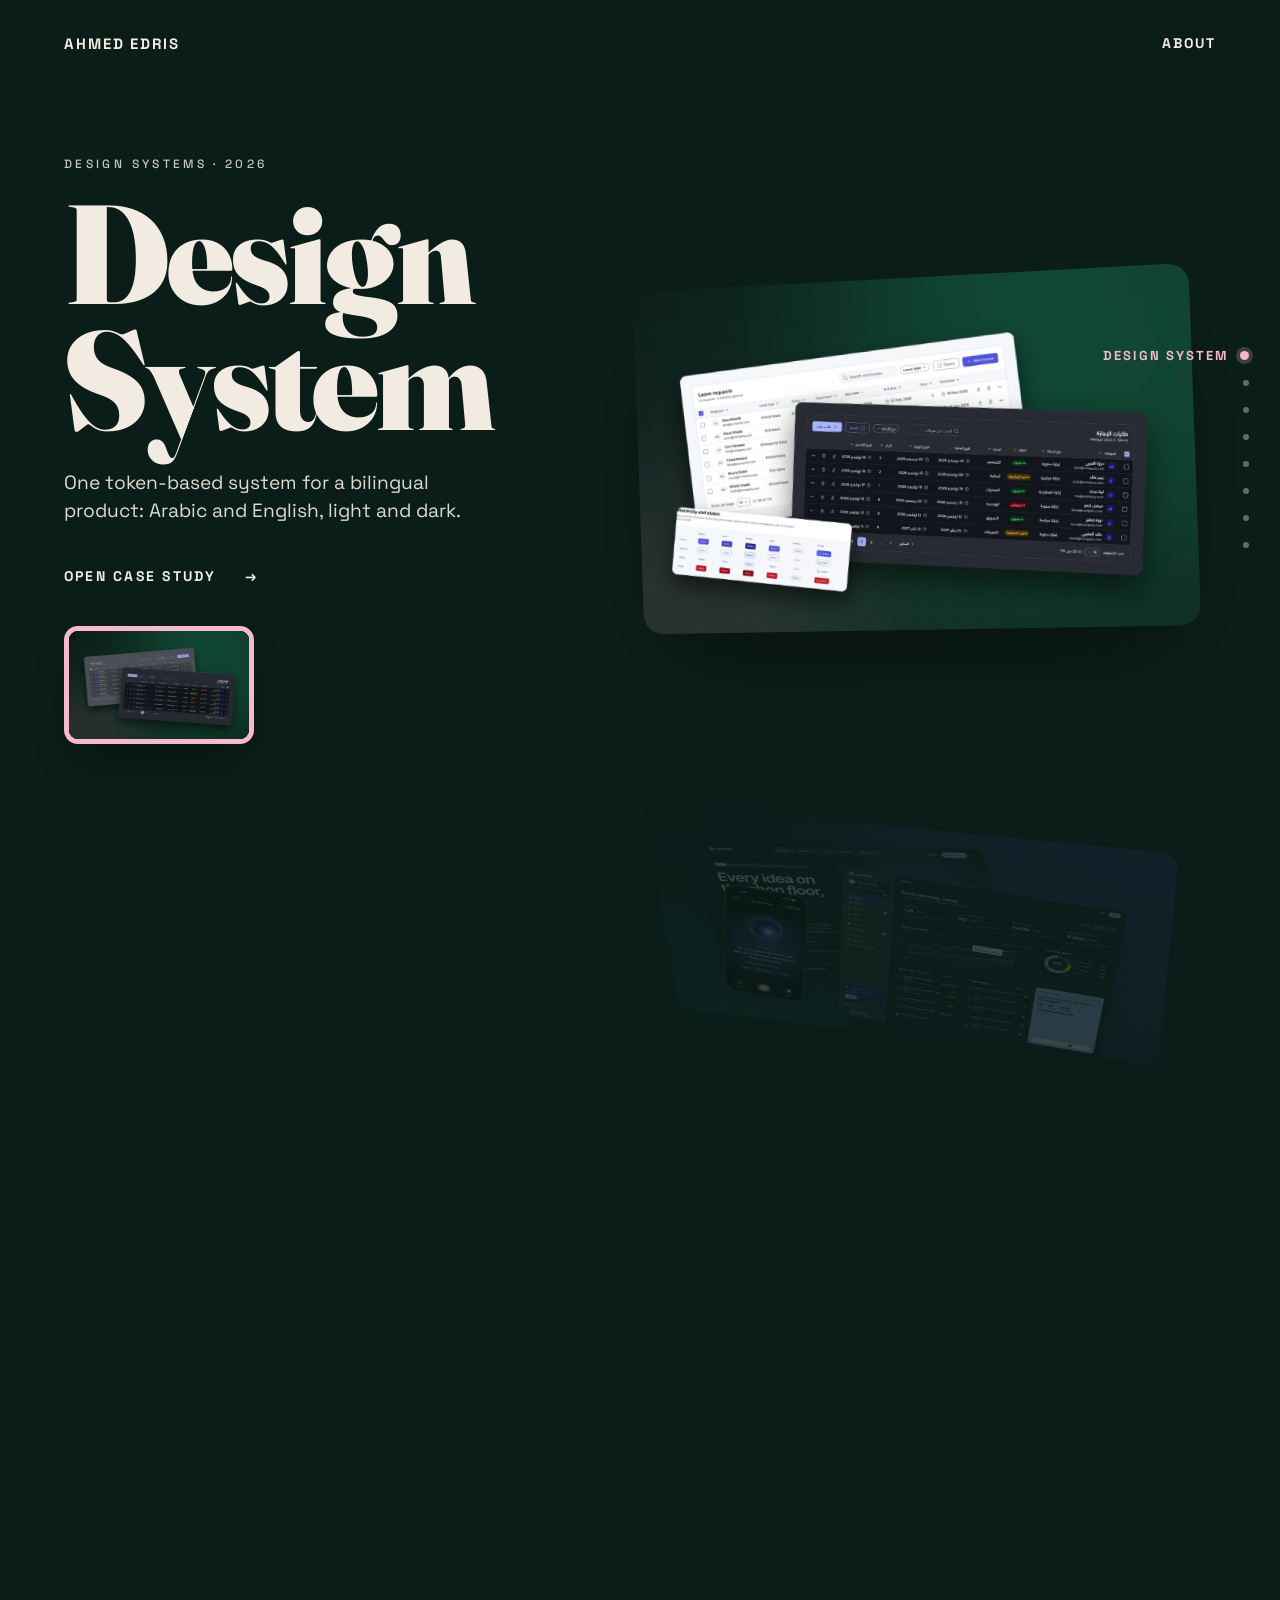
<file: index.html>
<!DOCTYPE html>
<html lang="en">
<head>
  <meta charset="UTF-8">
  <meta name="viewport" content="width=device-width, initial-scale=1">

  <!--
    ==========================================================
    PAGE INFO  (edit the text between the quotes to suit you)
    ==========================================================
    These lines control the browser tab title and how the site
    looks when shared on social media or found in a search.
  -->
  <title>Ahmed Edris — Product Designer</title>
  <meta name="description" content="Portfolio of Ahmed Edris, an interactive product designer crafting calm, human-centred digital experiences.">
  <meta name="author" content="Ahmed Edris">
  <meta name="theme-color" content="#0b1d18">
  <meta name="color-scheme" content="dark">
  <link rel="canonical" href="https://ahmededris.com/">

  <!-- Social sharing preview (Open Graph + Twitter).
       The image URL has to be absolute: Facebook, LinkedIn, WhatsApp and X
       all fetch it from their own servers, where a relative path means
       nothing. If the site ever moves to another domain, update the three
       URLs here, the one in <link rel="canonical"> above, and the two in
       robots.txt / sitemap.xml. -->
  <meta property="og:type" content="website">
  <meta property="og:site_name" content="Ahmed Edris">
  <meta property="og:title" content="Ahmed Edris — Product Designer">
  <meta property="og:description" content="Portfolio of Ahmed Edris, an interactive product designer.">
  <meta property="og:url" content="https://ahmededris.com/">
  <meta property="og:image" content="https://ahmededris.com/images/social-preview.png">
  <meta property="og:image:width" content="1200">
  <meta property="og:image:height" content="630">
  <meta property="og:image:alt" content="Ahmed Edris — Product Designer">
  <meta name="twitter:card" content="summary_large_image">
  <meta name="twitter:image" content="https://ahmededris.com/images/social-preview.png">

  <!-- Small icon shown in the browser tab, and on an iPhone home screen -->
  <link rel="icon" href="pika.svg" type="image/svg+xml">
  <link rel="apple-touch-icon" href="images/apple-touch-icon.png">

  <!-- Fonts. The stylesheet is fetched without blocking the first paint:
       the browser draws the text in a system font straight away and swaps
       in Fraunces / Space Grotesk the moment they arrive. -->
  <link rel="preconnect" href="https://fonts.googleapis.com">
  <link rel="preconnect" href="https://fonts.gstatic.com" crossorigin>
  <link rel="preload" as="style" href="https://fonts.googleapis.com/css2?family=Fraunces:opsz,wght@9..144,600;9..144,700;9..144,900&family=Space+Grotesk:wght@400;500;700&display=swap">
  <link rel="stylesheet" media="print" onload="this.media='all';this.onload=null" href="https://fonts.googleapis.com/css2?family=Fraunces:opsz,wght@9..144,600;9..144,700;9..144,900&family=Space+Grotesk:wght@400;500;700&display=swap">
  <noscript><link rel="stylesheet" href="https://fonts.googleapis.com/css2?family=Fraunces:opsz,wght@9..144,600;9..144,700;9..144,900&family=Space+Grotesk:wght@400;500;700&display=swap"></noscript>

  <!-- The first project's cover is the biggest thing on the opening screen.
       JavaScript applies it as a background, which the browser cannot see
       until the scripts have run, so it is announced here instead.
       If you reorder the projects in data/projects.js, point this at the new
       first project's "img". Getting it wrong costs one wasted download —
       it will not break anything. -->
  <link rel="preload" as="image" href="images/design-system-cover.webp" fetchpriority="high">

  <!-- Google Analytics (GA4). "async" lets the page draw first; the tag
       downloads in the background. To switch analytics off, delete this
       block. The ID below belongs to the "Portfolio" property. -->
  <script async src="https://www.googletagmanager.com/gtag/js?id=G-38SJ5MJGJL"></script>
  <script>
    window.dataLayer = window.dataLayer || [];
    function gtag(){dataLayer.push(arguments);}
    gtag('js', new Date());
    gtag('config', 'G-38SJ5MJGJL');
  </script>

  <!-- Microsoft Clarity: session recordings and heatmaps. Loads async, like
       the tag above. Typed text is masked by default, so passwords entered
       on locked case studies are never recorded. Delete to switch it off. -->
  <script>
    (function(c,l,a,r,i,t,y){
      c[a]=c[a]||function(){(c[a].q=c[a].q||[]).push(arguments)};
      t=l.createElement(r);t.async=1;t.src="https://www.clarity.ms/tag/"+i;
      y=l.getElementsByTagName(r)[0];y.parentNode.insertBefore(t,y);
    })(window, document, "clarity", "script", "z8bl211j9w");
  </script>

  <!-- The look of the site lives in this file -->
  <link rel="stylesheet" href="css/styles.css?v=15">
  <noscript>
    <!-- Without JavaScript nothing ever lifts the opening overlay, which
         would leave a dark screen covering the message at the foot of the
         page. Hide it so that message shows through. -->
    <style>#intro{display:none}</style>
  </noscript>

  <!--
    Structured data. This tells Google, LinkedIn and Bing who the site
    belongs to, rather than leaving them to guess from the page text. It is
    what lets a search for the name show the right role, photo and links.

    It repeats a few facts from data/projects.js on purpose: search engines
    read this from the raw HTML, before any JavaScript runs. If the name,
    role, location, employer or social links change, change them here too.
    Validate any edit at https://validator.schema.org
  -->
  <script type="application/ld+json">
  {
    "@context": "https://schema.org",
    "@type": "ProfilePage",
    "mainEntity": {
      "@type": "Person",
      "name": "Ahmed Edris",
      "jobTitle": "Senior Product Designer",
      "description": "Senior product designer working on banking, telecom and government products.",
      "url": "https://ahmededris.com/",
      "image": "https://ahmededris.com/images/social-preview.png",
      "email": "mailto:ahmedharvoc@gmail.com",
      "address": {
        "@type": "PostalAddress",
        "addressLocality": "Riyadh",
        "addressCountry": "SA"
      },
      "worksFor": { "@type": "Organization", "name": "Tahakom" },
      "knowsAbout": [
        "Product design",
        "Interaction design",
        "UX research",
        "Design systems",
        "Prototyping",
        "Usability testing",
        "Information architecture",
        "Accessibility"
      ],
      "sameAs": [
        "https://www.linkedin.com/in/ahmed-edris1/",
        "https://www.behance.net/ahmededris1",
        "https://github.com/ahmededris1"
      ]
    }
  }
  </script>
</head>
<body>

  <!-- Lets keyboard users jump straight to the content -->
  <a class="skip-link" href="#reel">Skip to content</a>

  <!-- Opening animation. It hides itself automatically.
       The name is spelled out here, one letter per span, rather than being
       built by JavaScript: it is the first thing painted, so leaving it to a
       script means the visitor stares at an empty dark screen until the
       scripts have downloaded and run. If you change the name in
       data/projects.js, the script below corrects this on load — but update
       it here too, so the right name paints straight away. -->
  <div id="intro" aria-hidden="true"><div class="mark" id="introMark"><span>A</span><span>h</span><span>m</span><span>e</span><span>d</span><span>&nbsp;</span><span>E</span><span>d</span><span>r</span><span>i</span><span>s</span></div></div>

  <!-- Top bar: logo on the left, About link on the right.
       The inner wrapper keeps the logo and nav lined up with the page
       content on very wide screens. -->
  <header>
    <div class="header-inner">
      <a class="logo" id="logo" href="#reel" aria-label="Ahmed Edris, back to top"></a>
      <nav class="site-nav" aria-label="Primary">
        <button class="navlink" id="aboutLink" type="button">About</button>
      </nav>
    </div>
  </header>

  <!-- Page heading for screen readers and search engines (kept off-screen) -->
  <h1 class="visually-hidden">Ahmed Edris — Product Designer portfolio</h1>

  <!-- The project screens are added here automatically from data/projects.js -->
  <main id="reel" tabindex="-1"></main>

  <!-- Dots down the right edge that jump to each project -->
  <nav id="dots" aria-label="Project navigation"></nav>

  <!-- Full-screen case study. It stays hidden until a project is opened. -->
  <div id="case" role="dialog" aria-modal="true" aria-labelledby="csTitle" inert>
    <!-- Two ways out: "Back home" on the left, the round close button on the right -->
    <button class="cs-home" id="caseHome" type="button"><span aria-hidden="true">&larr;</span> Back home</button>
    <button class="cs-close" id="caseClose" type="button" aria-label="Close case study" title="Close (Esc)">
      <svg viewBox="0 0 24 24" fill="none" stroke="currentColor" stroke-width="2.5" aria-hidden="true">
        <path d="M6 6l12 12M18 6L6 18"/>
      </svg>
    </button>

    <div class="cs-hero">
      <h2 class="cs-title" id="csTitle"></h2>
      <div class="cs-figure"><div class="art" id="csArt" aria-hidden="true"></div></div>
      <button class="cs-scroll" id="csScroll" type="button" aria-label="Scroll to project details">
        <svg width="16" height="16" viewBox="0 0 24 24" fill="none" stroke="currentColor" stroke-width="2.5" aria-hidden="true"><path d="M12 5v14M5 12l7 7 7-7"/></svg>
      </button>
    </div>

    <div class="cs-body">
      <div class="cs-meta" id="csMeta"></div>

      <!-- Rich, per-project long-scroll case study (filled from data/projects.js) -->
      <div id="csStory"></div>

      <!-- Simple fallback for projects that have no "story" array -->
      <div id="csDefault">
        <h3>Overview</h3>
        <p id="csOverview"></p>
        <h3>The work</h3>
        <p id="csWork"></p>
      </div>

      <!-- Previous / Next project navigation (shown on every project) -->
      <div id="csNav"></div>
    </div>
  </div>

  <!-- Full-screen About page. Opens from the "About" nav link and stays hidden
       until then. Its contents — including the "Back" button that closes it —
       are built by js/main.js from the `about` block in data/projects.js. -->
  <div id="about" role="dialog" aria-modal="true" aria-labelledby="aboutTitle" inert>
    <div id="aboutBody"></div>
  </div>

  <!-- Shown only if JavaScript is turned off -->
  <noscript>
    <div class="noscript">
      <h2>Ahmed Edris — Product Designer</h2>
      <p>This portfolio needs JavaScript enabled to show its interactive reel.</p>
      <p>You can still reach me at <a href="mailto:ahmedharvoc@gmail.com">ahmedharvoc@gmail.com</a>.</p>
    </div>
  </noscript>

  <!--
    Scripts load in this order:
    1) projects.js  = your content (safe to edit)
    2) main.js      = the behaviour (no need to edit)
  -->
  <script defer src="data/projects.js?v=21"></script>
  <script defer src="js/main.js?v=15"></script>
</body>
</html>
</file>
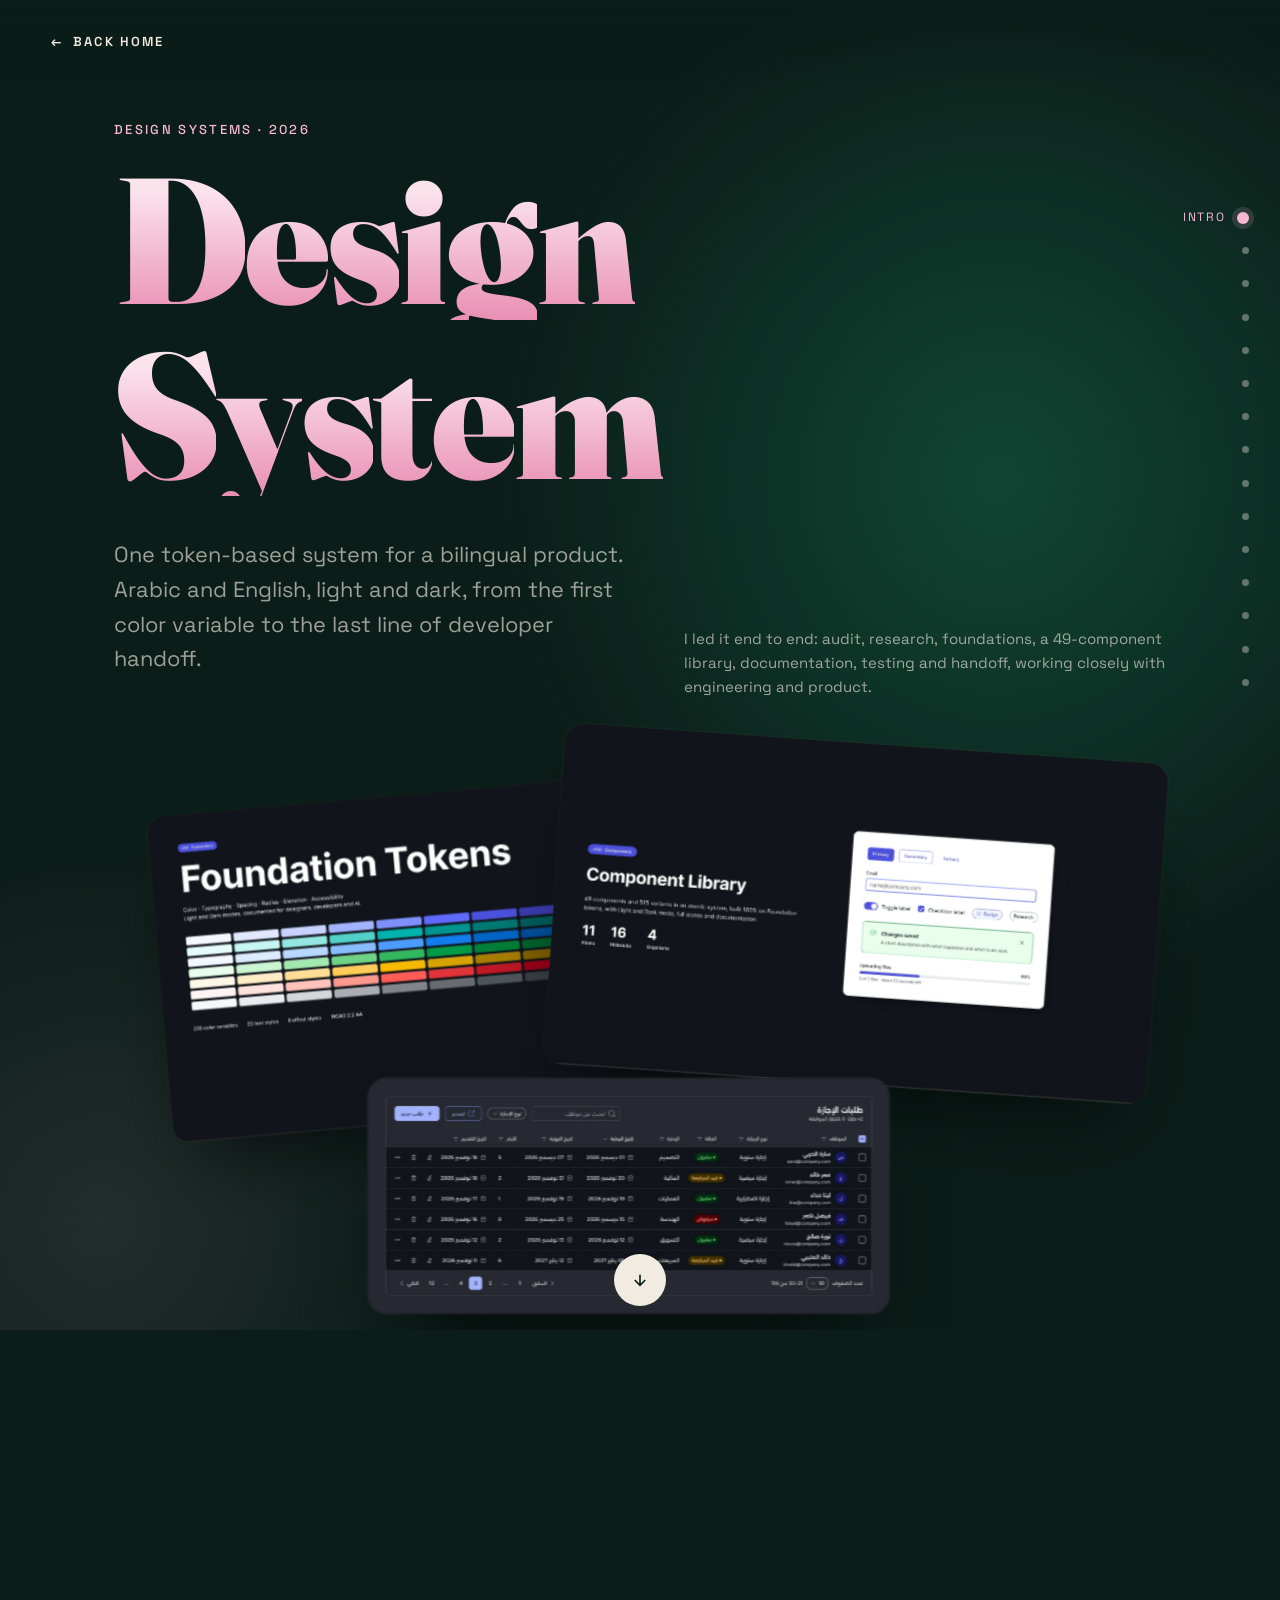
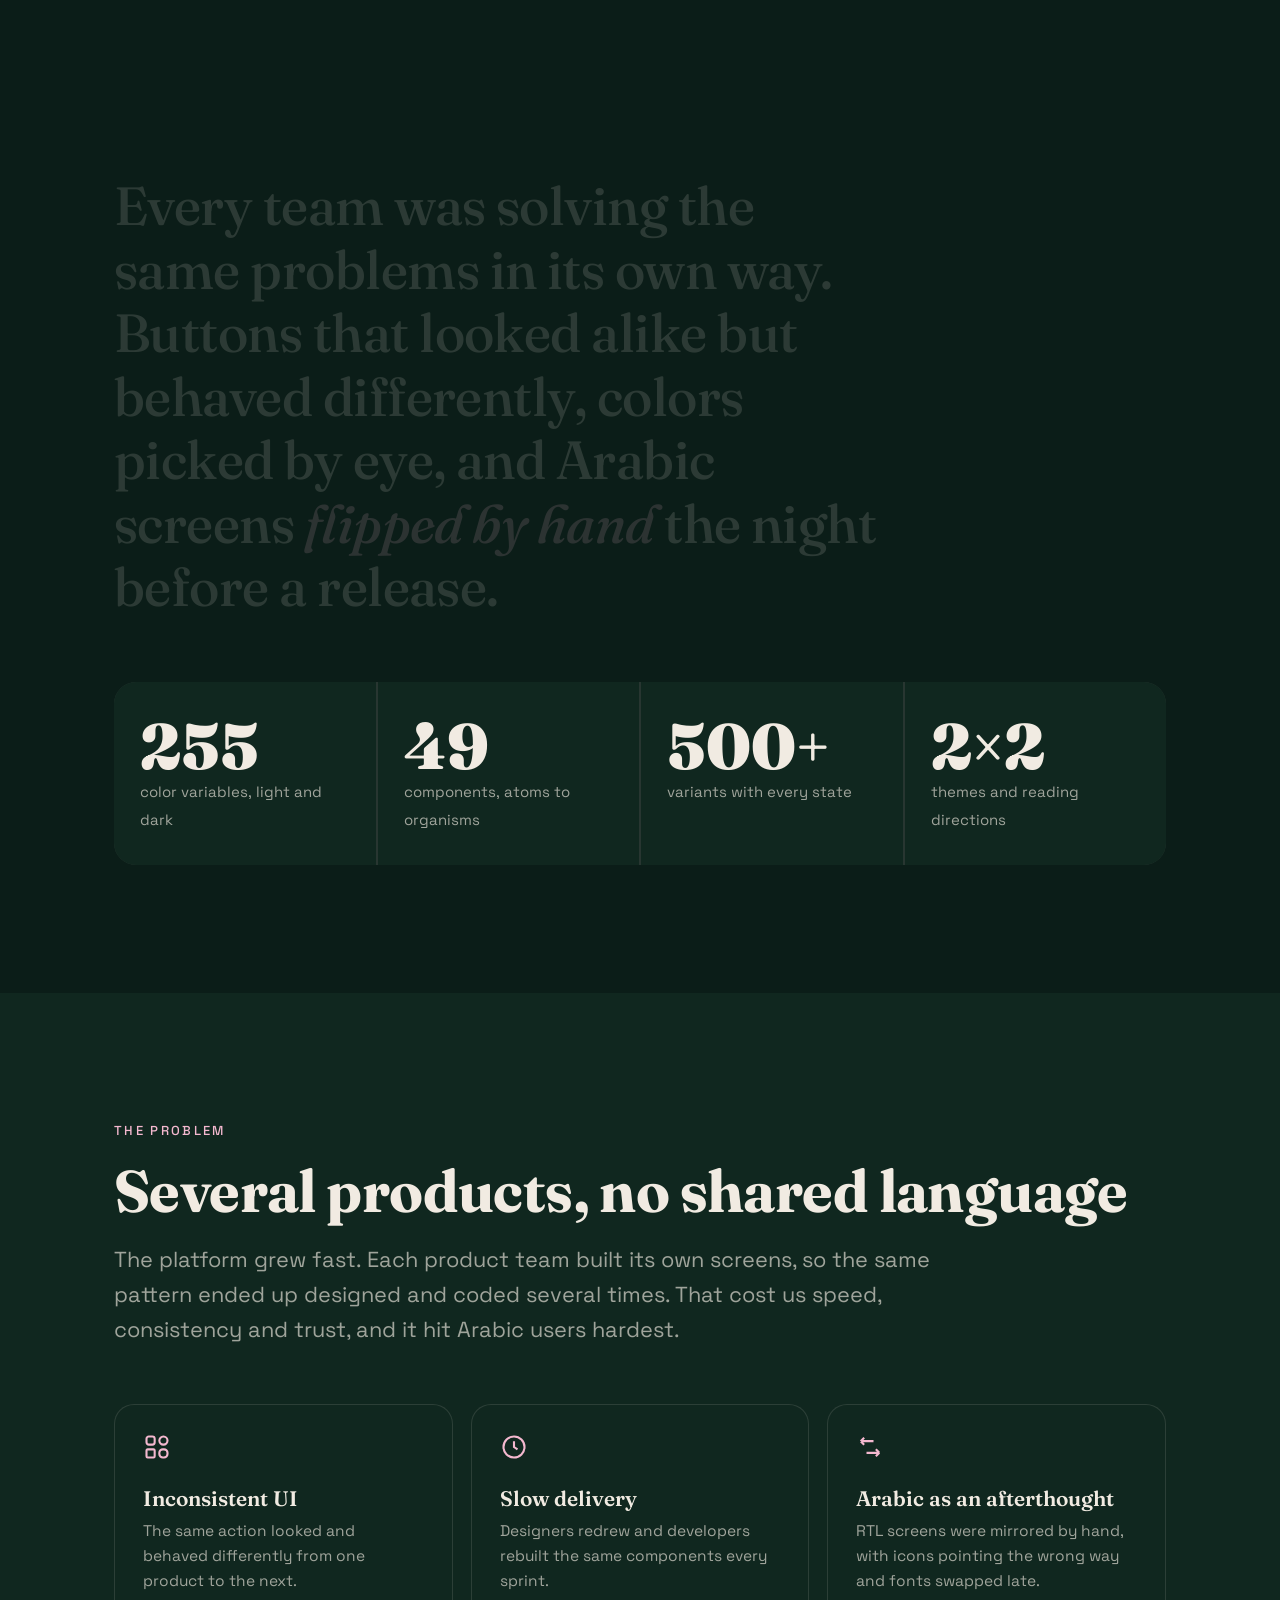
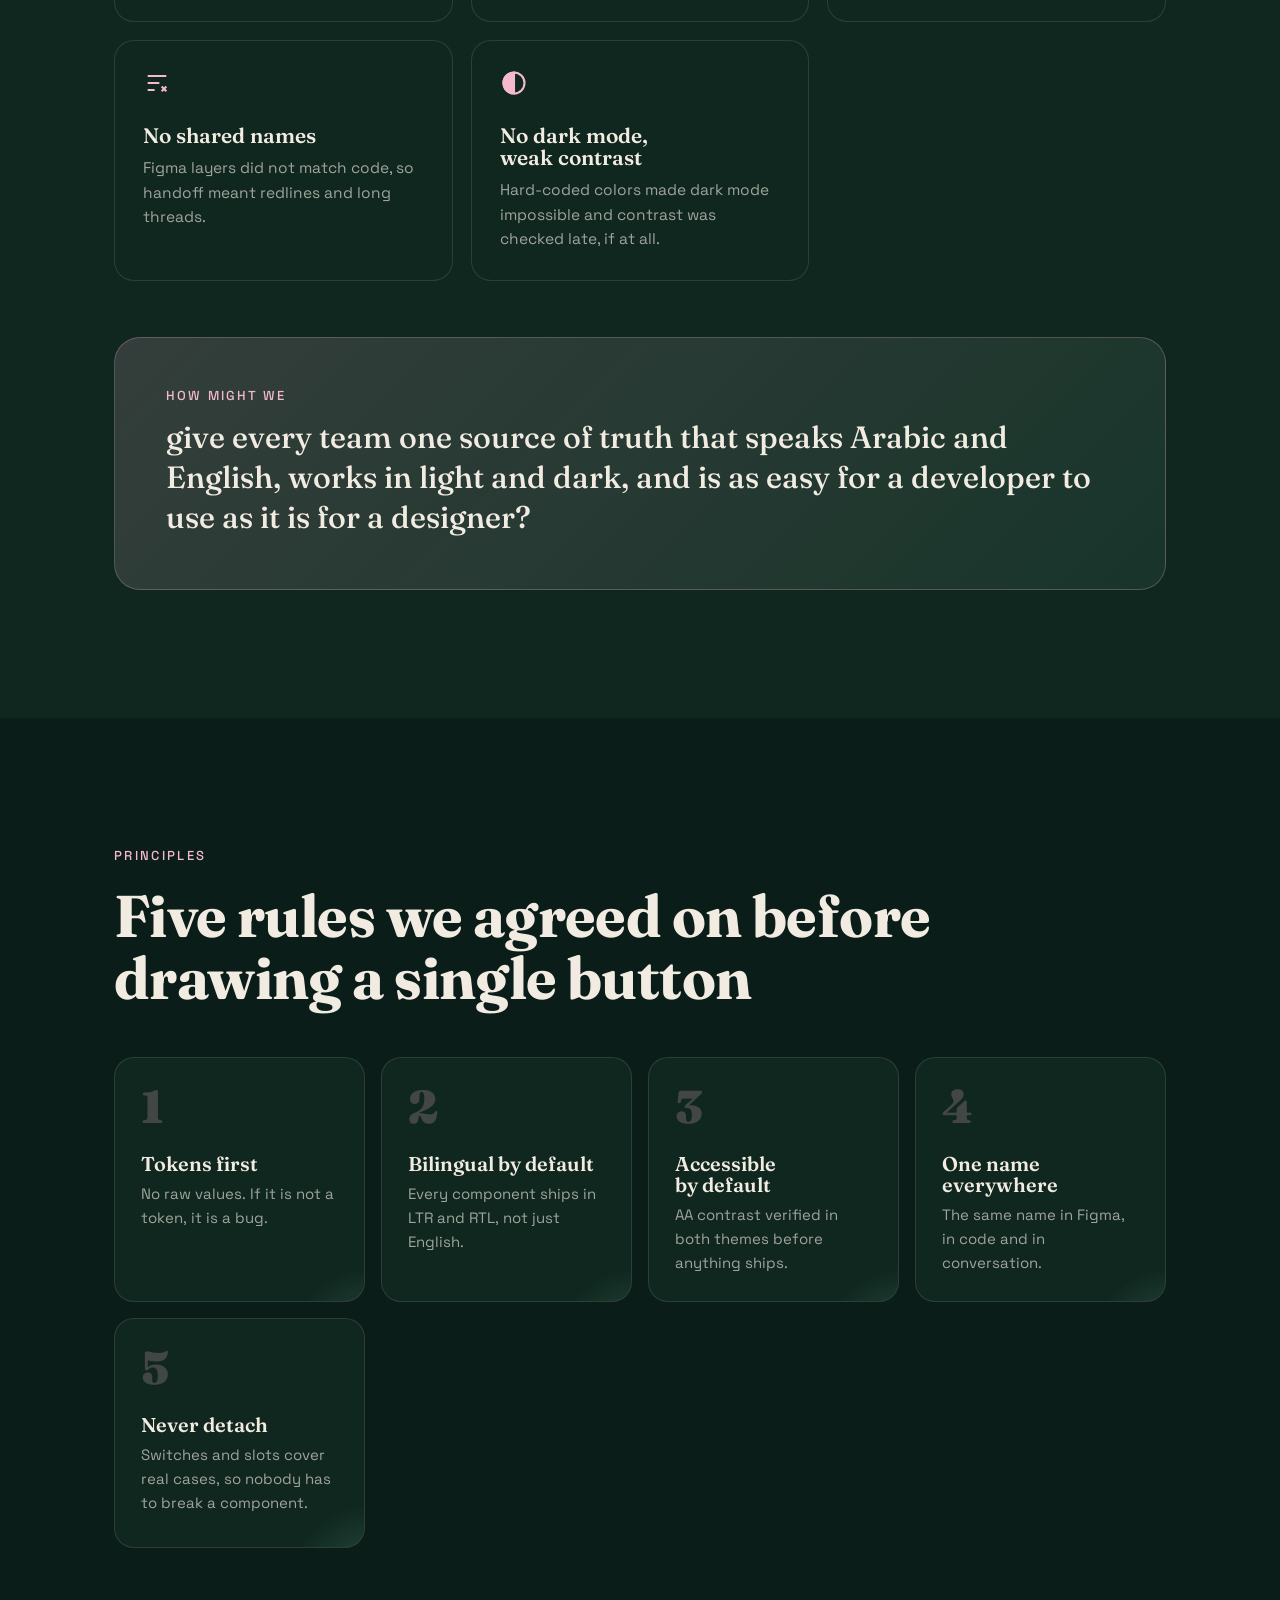
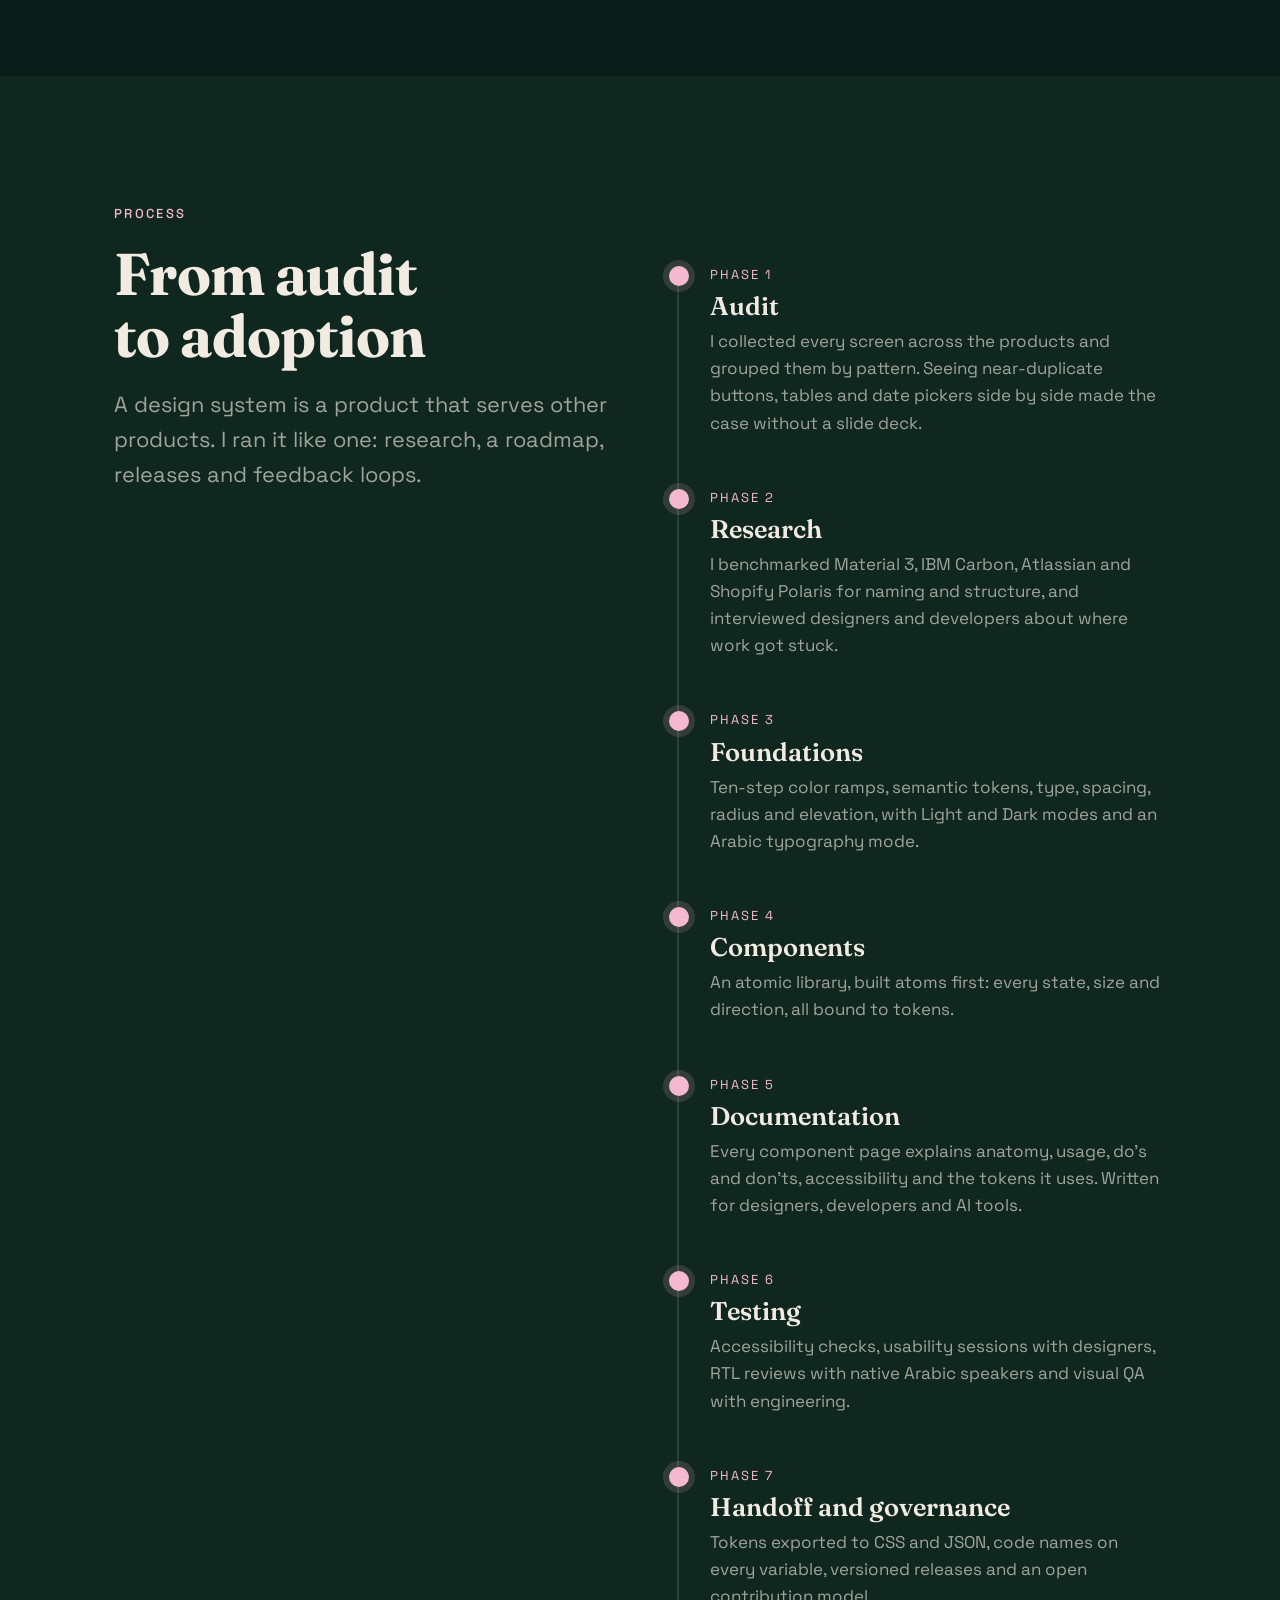
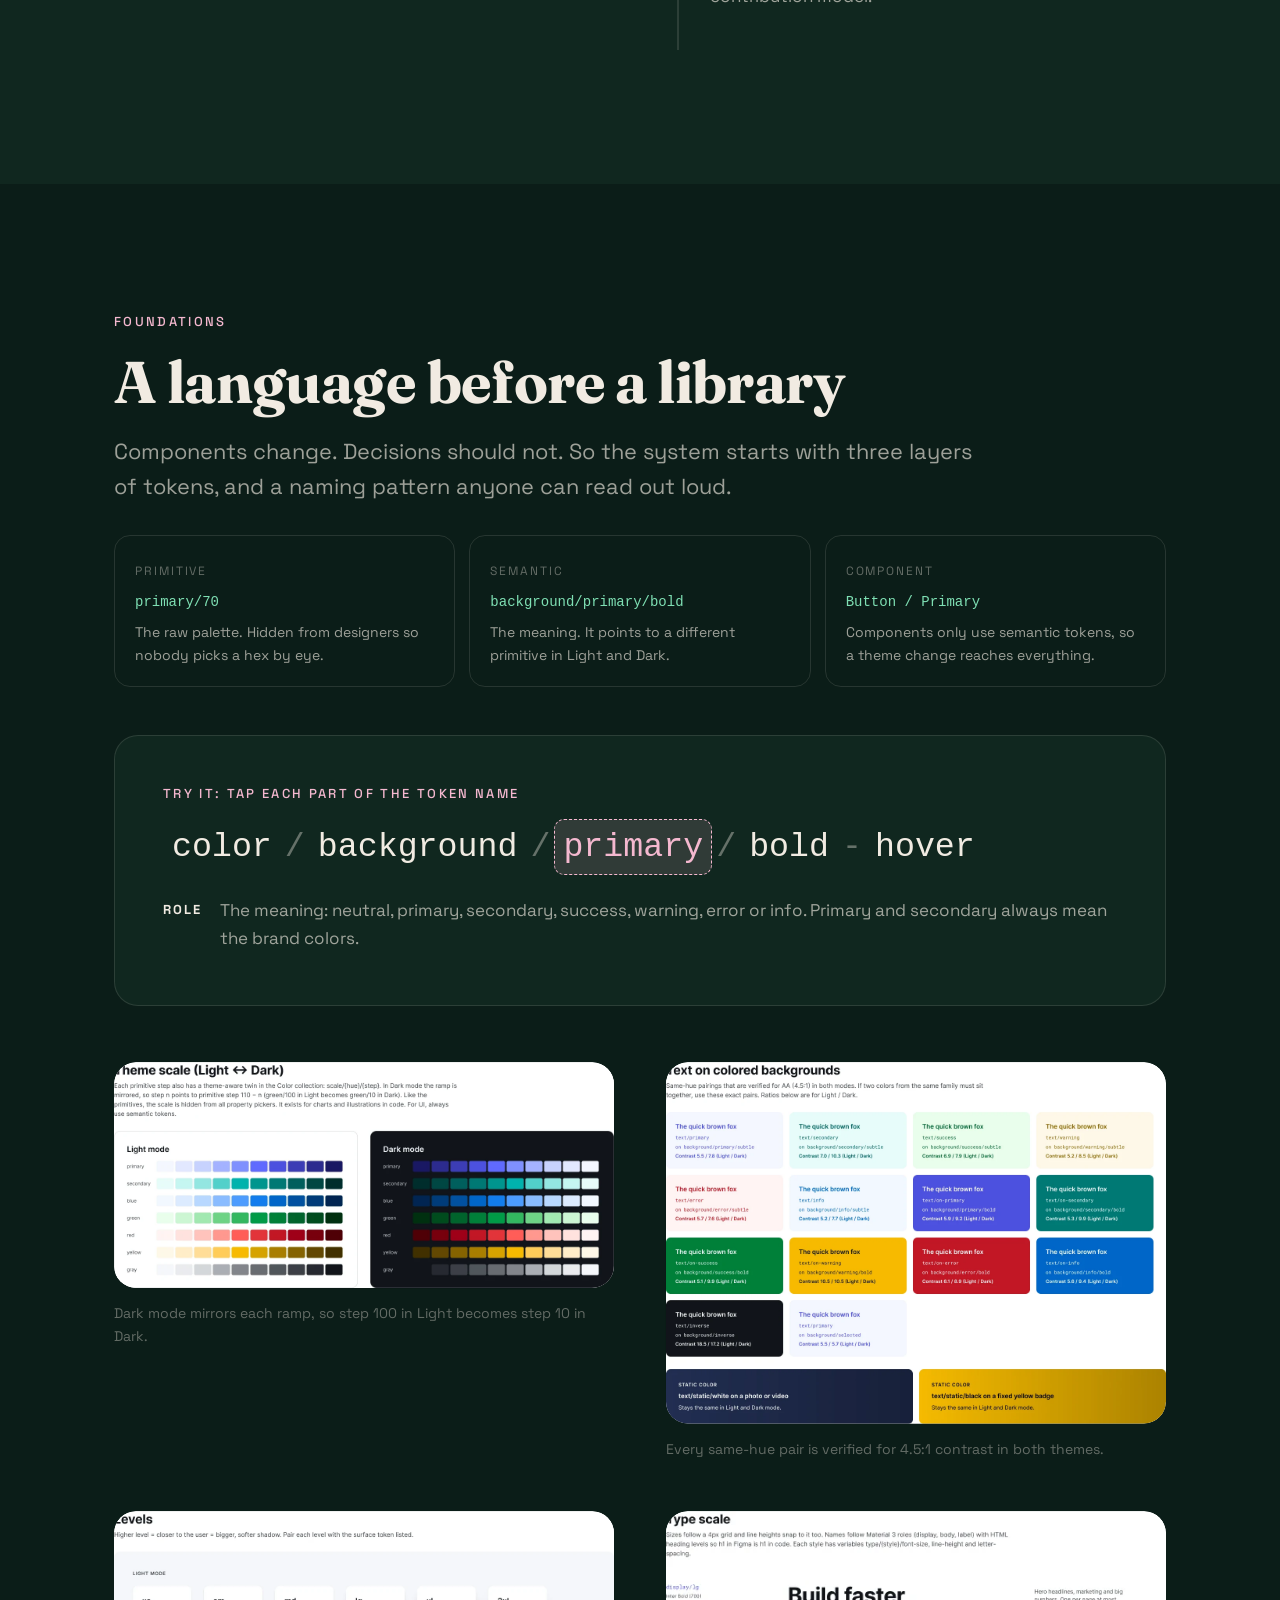
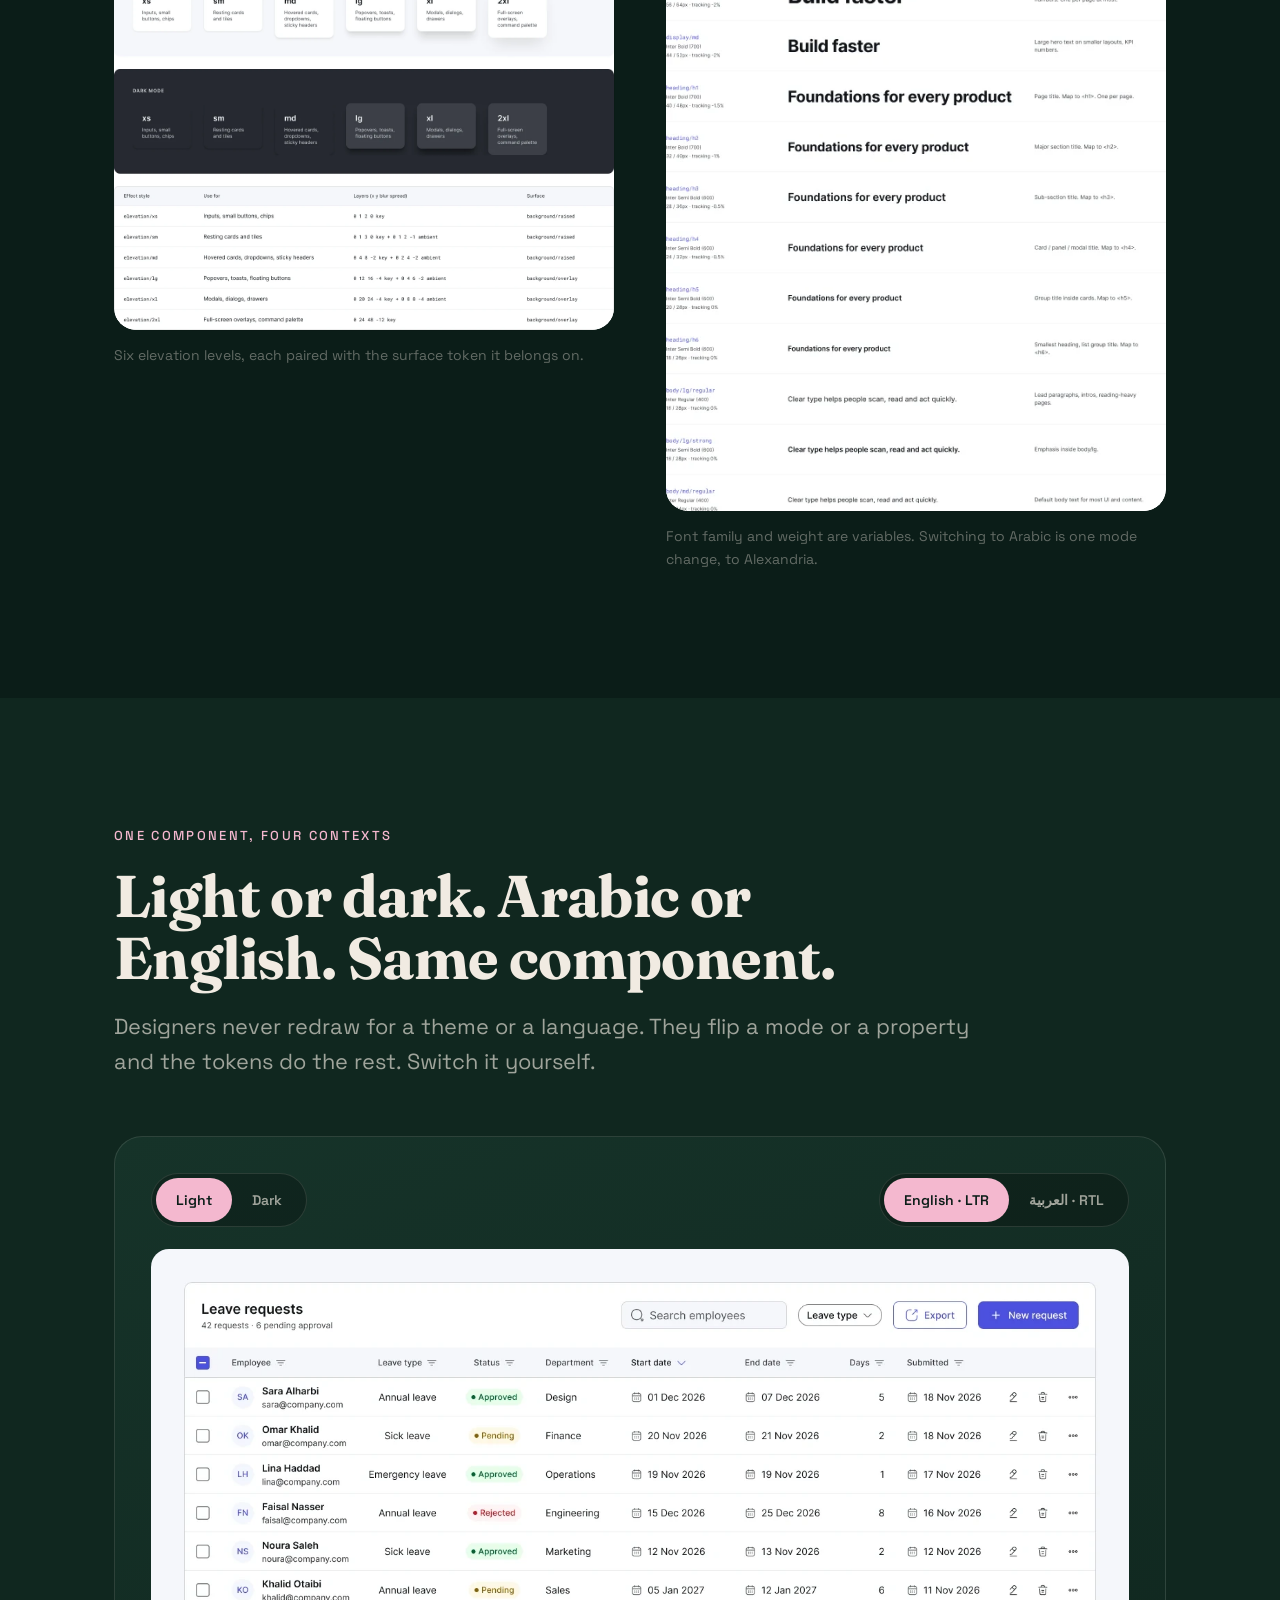
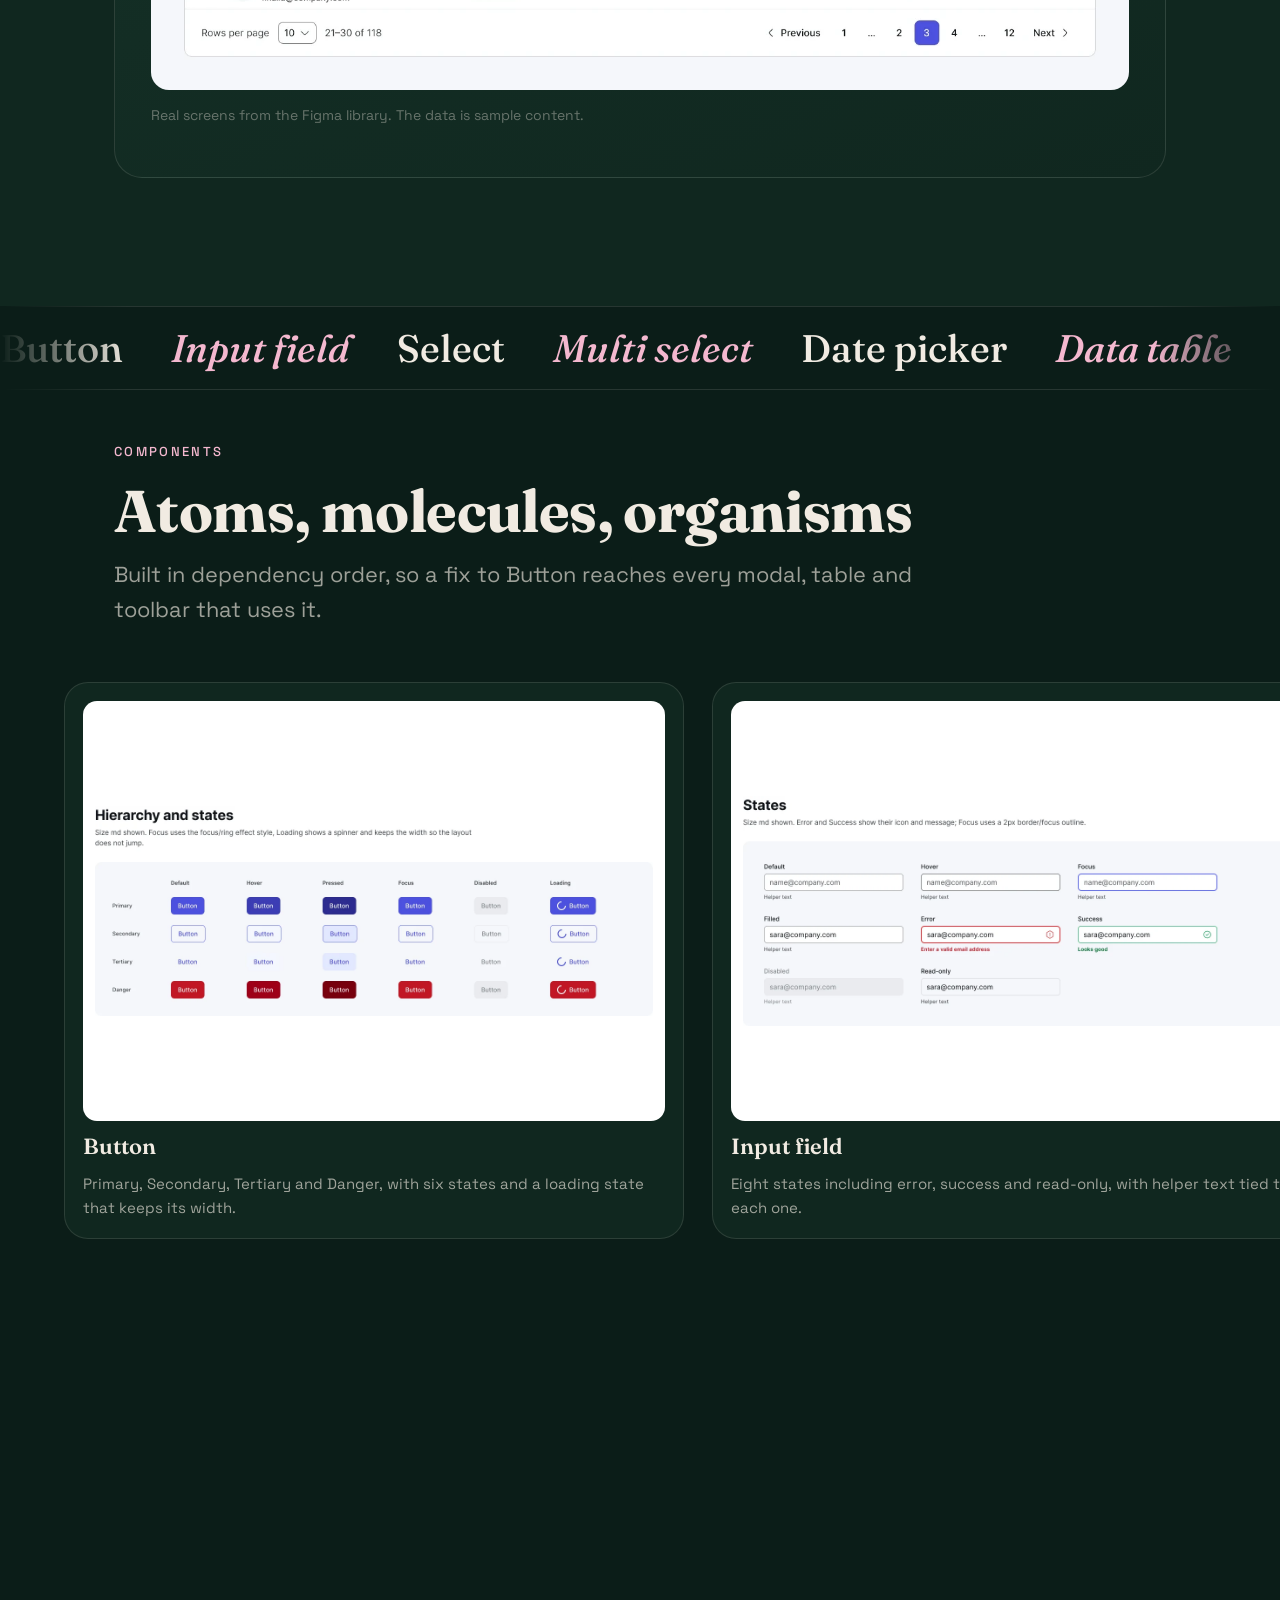
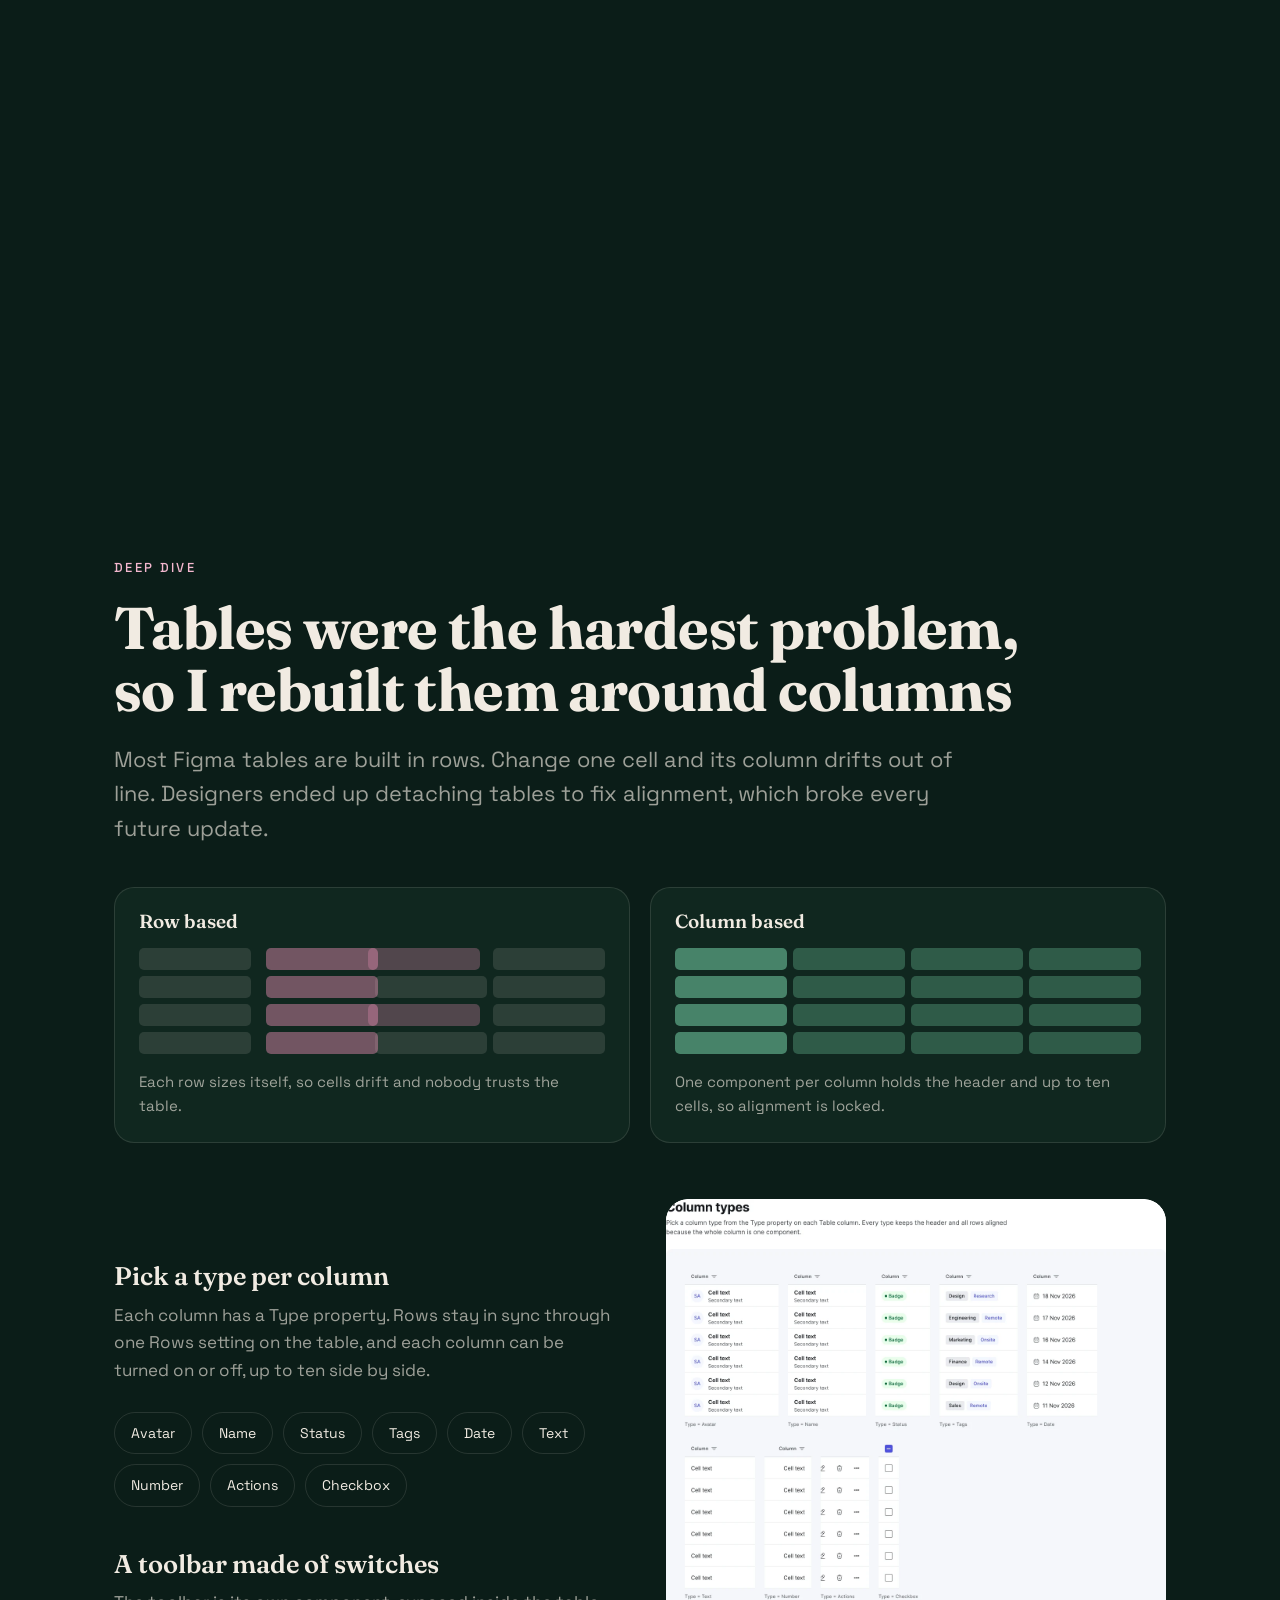
<file: design-system/index.html>
<!DOCTYPE html>
<html lang="en">
<head>
<meta charset="UTF-8">
<meta name="viewport" content="width=device-width, initial-scale=1">
<title>Design System, Ahmed Edris</title>
<link rel="canonical" href="https://ahmededris.com/design-system/">
<meta name="theme-color" content="#0b1d18">
<meta name="color-scheme" content="dark">
<link rel="icon" href="../pika.svg" type="image/svg+xml">
<meta property="og:type" content="article">
<meta property="og:site_name" content="Ahmed Edris">
<meta property="og:title" content="Design System — Ahmed Edris">
<meta property="og:description" content="A bilingual, light and dark design system built on tokens, from audit to developer handoff.">
<meta property="og:url" content="https://ahmededris.com/design-system/">
<meta property="og:image" content="https://ahmededris.com/images/social-preview.png">
<meta name="twitter:card" content="summary_large_image">
<!-- Google Analytics (GA4) and Microsoft Clarity, the same tags as the home
     page, so visits to this case study are counted too. -->
<script async src="https://www.googletagmanager.com/gtag/js?id=G-38SJ5MJGJL"></script>
<script>
  window.dataLayer = window.dataLayer || [];
  function gtag(){dataLayer.push(arguments);}
  gtag('js', new Date());
  gtag('config', 'G-38SJ5MJGJL');
</script>
<script>
  (function(c,l,a,r,i,t,y){
    c[a]=c[a]||function(){(c[a].q=c[a].q||[]).push(arguments)};
    t=l.createElement(r);t.async=1;t.src="https://www.clarity.ms/tag/"+i;
    y=l.getElementsByTagName(r)[0];y.parentNode.insertBefore(t,y);
  })(window, document, "clarity", "script", "z8bl211j9w");
</script>
<meta name="description" content="Case study: a bilingual, light and dark design system built on tokens, from audit to developer handoff.">
<link rel="preconnect" href="https://fonts.googleapis.com">
<link rel="preconnect" href="https://fonts.gstatic.com" crossorigin>
<link href="https://fonts.googleapis.com/css2?family=Fraunces:opsz,wght@9..144,500;9..144,700;9..144,900&family=Space+Grotesk:wght@400;500;600&family=Alexandria:wght@400;600&display=swap" rel="stylesheet">
<style>
/* VOICE: a principal designer's field notes, calm and confident.
   IDEA: the case study behaves like the system itself: tokens, states, directions, themes.
   PICTURE: real screens from the Figma library, tilted and stacked, switchable live.
   COLOUR and TYPE: deep green field, bone ink, one pink accent; Fraunces display, Space Grotesk text.
   LAYOUT: one long editorial column with wide image bands and a pinned component reel. */
:root{color-scheme:dark;--bg:#0b1d18;--bg2:#10271f;--bg3:#163329;--ink:#f1ebe2;--mut:rgba(241,235,226,.64);--dim:rgba(241,235,226,.38);--line:rgba(241,235,226,.12);--pink:#f4b8cf;--pink2:#e98fb3;--mint:#7fe0b4;--ease:cubic-bezier(.2,.8,.2,1);--max:1180px}
*{box-sizing:border-box;min-width:0}
html{scroll-behavior:smooth;scroll-padding-top:80px}
body{margin:0;background:var(--bg);color:var(--ink);font:17px/1.6 "Space Grotesk",system-ui,sans-serif;overflow-x:clip;-webkit-font-smoothing:antialiased}
img{display:block;max-width:100%;height:auto}
a{color:inherit}
h1,h2,h3{font-family:Fraunces,Georgia,serif;font-weight:700;line-height:1.05;margin:0;text-wrap:balance}
h2{font-size:clamp(34px,4.6vw,60px);letter-spacing:-.01em}
h3{font-size:clamp(22px,2vw,28px);font-weight:600}
p{margin:0 0 1em}
.wrap{max-width:var(--max);margin:0 auto;padding:0 max(5vw,20px)}
.band{padding:clamp(72px,10vw,150px) 0;position:relative}
.eyebrow{font-size:13px;letter-spacing:.18em;text-transform:uppercase;color:var(--pink);font-weight:500;margin-bottom:18px;display:block}
.lead{font-size:clamp(19px,1.7vw,23px);color:var(--mut);max-width:62ch}
.mut{color:var(--mut)}
.grid2{display:grid;grid-template-columns:repeat(2,minmax(0,1fr));gap:clamp(24px,4vw,64px);align-items:start}
@media(max-width:860px){.grid2{grid-template-columns:minmax(0,1fr)}}

/* loader */
#codeo{white-space:pre}
.top{background:linear-gradient(rgba(11,29,24,.9),rgba(11,29,24,0))}
#ld{position:fixed;inset:0;z-index:100;background:var(--bg);display:grid;place-items:center;transition:transform 1s var(--ease) .1s}
#ld b{font:900 clamp(60px,12vw,150px)/1 Fraunces,serif;color:var(--pink);font-variant-numeric:tabular-nums}
body.ready #ld{transform:translateY(-100%)}

/* top */
.top{position:fixed;inset:0 0 auto;z-index:50;display:flex;justify-content:space-between;align-items:center;padding:22px max(4vw,20px);pointer-events:none}
.top a,.top button{pointer-events:auto}
.back{display:inline-flex;gap:10px;align-items:center;text-decoration:none;font-size:13px;letter-spacing:.16em;text-transform:uppercase;font-weight:600;padding:10px 0}
.back span{transition:transform .4s var(--ease)}.back:hover span{transform:translateX(-6px)}
.prog{position:fixed;top:0;left:0;height:3px;width:100%;transform-origin:0 50%;transform:scaleX(0);background:linear-gradient(90deg,var(--pink),var(--mint));z-index:60}
.dots{transition:opacity .4s;position:fixed;right:max(2.4vw,14px);top:50%;transform:translateY(-50%);z-index:40;display:flex;flex-direction:column;gap:14px;align-items:flex-end}
.dots a{display:flex;align-items:center;gap:12px;text-decoration:none;font-size:12px;letter-spacing:.14em;text-transform:uppercase;color:var(--dim);min-height:18px}
.dots a i{width:7px;height:7px;border-radius:50%;background:currentColor;transition:all .4s var(--ease)}
.dots a span{opacity:0;transform:translateX(8px);transition:all .4s var(--ease);white-space:nowrap}
.dots:hover a span,.dots a.on span{opacity:1;transform:none}
.dots a.on{color:var(--pink)}.dots a.on i{width:12px;height:12px;box-shadow:0 0 0 5px rgba(244,184,207,.15)}
@media(max-width:1100px){.dots{display:none}}

/* hero */
.hero{min-height:100svh;display:grid;align-content:center;padding:120px 0 60px;position:relative;overflow:hidden}
.hero::before{content:"";position:absolute;inset:-20%;background:radial-gradient(40% 40% at 70% 40%,rgba(31,174,122,.28),transparent 70%),radial-gradient(30% 30% at 20% 80%,rgba(244,184,207,.10),transparent 70%);pointer-events:none}
.hero h1{font-size:clamp(70px,14vw,210px);font-weight:900;letter-spacing:-.02em;line-height:.9;color:var(--pink);position:relative;z-index:2}
.hero h1 .ch{display:inline-block;background:linear-gradient(180deg,#fbe3ec 20%,var(--pink2));-webkit-background-clip:text;background-clip:text;color:transparent;transform:translateY(105%);opacity:0;transition:transform 1.1s var(--ease),opacity 1.1s var(--ease);transition-delay:calc(var(--i)*45ms + .9s)}
.hero h1 .w{display:inline-block;overflow:hidden;padding-bottom:.08em;vertical-align:top}
body.ready .hero h1 .ch{transform:none;opacity:1}
.hero .sub{display:grid;grid-template-columns:minmax(0,1.1fr) minmax(0,1fr);gap:40px;align-items:end;margin-top:28px;position:relative;z-index:2}
@media(max-width:860px){.hero .sub{grid-template-columns:minmax(0,1fr)}}
.stage{perspective:1600px;height:clamp(300px,42vw,520px);position:relative;margin-top:clamp(28px,4vw,56px);z-index:1}
.stack{position:absolute;inset:0;transform-style:preserve-3d;transition:transform .6s var(--ease)}
.card{position:absolute;border-radius:18px;overflow:hidden;box-shadow:0 40px 80px -30px rgba(0,0,0,.7),0 0 0 1px rgba(255,255,255,.06);background:#111}
.card img{width:100%}
.c1{width:58%;left:2%;top:6%;transform:translateZ(-80px) rotate(-5deg);animation:fl 9s ease-in-out infinite}
.c2{width:56%;right:2%;top:0;transform:translateZ(40px) rotate(4deg);animation:fl 8s ease-in-out -2s infinite}
.c3{width:46%;left:26%;bottom:-4%;transform:translateZ(120px);animation:fl 10s ease-in-out -4s infinite}
@keyframes fl{50%{translate:0 -14px}}
.fade{opacity:0;transform:translateY(30px);transition:opacity 1s var(--ease),transform 1s var(--ease);transition-delay:var(--d,0s)}
body.ready .hero .fade{opacity:1;transform:none}
.cue{position:absolute;left:50%;bottom:24px;translate:-50% 0;width:52px;height:52px;border-radius:50%;background:var(--ink);color:var(--bg);display:grid;place-items:center;text-decoration:none;z-index:3;animation:bob 2.4s ease-in-out infinite}
@keyframes bob{50%{translate:-50% 8px}}

/* meta */
.meta{display:grid;grid-template-columns:repeat(3,minmax(0,1fr));border-top:1px solid var(--line)}
.meta div{padding:22px 0;border-bottom:1px solid var(--line)}
.meta small{display:block;color:var(--dim);font-size:13px;letter-spacing:.14em;text-transform:uppercase;margin-bottom:6px}
.meta strong{font-weight:500}
@media(max-width:700px){.meta{grid-template-columns:repeat(2,minmax(0,1fr))}}

/* reveal */
[data-r]{opacity:0;transform:translateY(40px);transition:opacity 1s var(--ease),transform 1s var(--ease);transition-delay:var(--d,0s)}
[data-r].in{opacity:1;transform:none}
.clip{clip-path:inset(12% 6% 12% 6% round 22px);transition:clip-path 1.4s var(--ease)}
.clip.in{clip-path:inset(0 0 0 0 round 22px)}
.shot{border-radius:22px;overflow:hidden;background:#fff;box-shadow:0 30px 70px -40px rgba(0,0,0,.8)}
.shot img{width:100%;transition:transform 1.2s var(--ease)}
.shot:hover img{transform:scale(1.025)}
.cap{font-size:14px;color:var(--dim);margin-top:14px}

/* statement */
.stmt{font:500 clamp(30px,4.2vw,58px)/1.18 Fraunces,serif;letter-spacing:-.01em;max-width:22ch}
.stmt .wd{opacity:.14;transition:opacity .25s linear}
.stmt .wd.lit{opacity:1}
.stmt em{font-style:italic;color:var(--pink)}

/* numbers */
.nums{display:grid;grid-template-columns:repeat(4,minmax(0,1fr));gap:2px;margin-top:64px;background:var(--line);border-radius:22px;overflow:hidden}
.nums div{background:var(--bg2);padding:32px 26px}
.nums b{display:block;font:900 clamp(44px,5vw,72px)/1 Fraunces,serif;color:var(--ink);font-variant-numeric:tabular-nums}
.nums span{color:var(--mut);font-size:15px}
@media(max-width:800px){.nums{grid-template-columns:repeat(2,minmax(0,1fr))}}

/* pains */
.pains{display:grid;grid-template-columns:repeat(auto-fit,minmax(min(100%,260px),1fr));gap:18px;margin-top:56px}
.pain{background:var(--bg2);border:1px solid var(--line);border-radius:20px;padding:28px;transition:transform .5s var(--ease),border-color .5s,background .5s}
.pain:hover{transform:translateY(-6px);border-color:rgba(244,184,207,.4);background:var(--bg3)}
.pain svg{width:28px;height:28px;color:var(--pink);margin-bottom:18px}
.pain h3{font-size:21px;margin-bottom:10px}
.pain p{color:var(--mut);font-size:15.5px;margin:0}
.hmw{margin-top:56px;padding:clamp(28px,4vw,56px);border-radius:26px;background:linear-gradient(135deg,rgba(244,184,207,.16),rgba(127,224,180,.08));border:1px solid rgba(244,184,207,.25);font:500 clamp(22px,2.4vw,32px)/1.3 Fraunces,serif}
.hmw small{display:block;font:500 13px/1 "Space Grotesk";letter-spacing:.16em;text-transform:uppercase;color:var(--pink);margin-bottom:16px}

/* principles */
.prin{display:grid;grid-template-columns:repeat(auto-fit,minmax(min(100%,200px),1fr));gap:16px;margin-top:48px}
.pr{position:relative;border-radius:20px;padding:26px;min-height:230px;background:var(--bg2);overflow:hidden;border:1px solid var(--line);transform-style:preserve-3d;transition:transform .4s var(--ease)}
.pr b{font:900 46px/1 Fraunces,serif;color:rgba(244,184,207,.22)}
.pr h3{font-size:20px;margin:22px 0 8px}
.pr p{font-size:15px;color:var(--mut);margin:0}
.pr::after{content:"";position:absolute;inset:auto -40% -60% auto;width:180px;height:180px;border-radius:50%;background:radial-gradient(circle,rgba(127,224,180,.25),transparent 70%);transition:transform .6s var(--ease)}
.pr:hover::after{transform:scale(1.8)}

/* timeline */
.tl{position:relative;margin-top:56px;padding-left:44px}
.tl::before,.tl::after{content:"";position:absolute;left:11px;top:6px;bottom:6px;width:2px;background:var(--line)}
.tl::after{background:linear-gradient(var(--pink),var(--mint));transform-origin:top;transform:scaleY(var(--p,0))}
.st{position:relative;padding:0 0 46px}
.st::before{content:"";position:absolute;left:-41px;top:6px;width:16px;height:16px;border-radius:50%;background:var(--bg);border:2px solid var(--dim);transition:all .5s var(--ease)}
.st.in::before{border-color:var(--pink);background:var(--pink);box-shadow:0 0 0 6px rgba(244,184,207,.15)}
.st small{color:var(--pink);font-size:13px;letter-spacing:.16em;text-transform:uppercase}
.st h3{margin:6px 0 8px}
.st p{color:var(--mut);max-width:62ch;margin:0}

/* token anatomy */
.tok{margin-top:48px;background:var(--bg2);border:1px solid var(--line);border-radius:24px;padding:clamp(24px,4vw,48px)}
.tokname{font:500 clamp(18px,2.6vw,34px)/1.4 ui-monospace,"SF Mono",Menlo,monospace;display:flex;flex-wrap:wrap;gap:4px;align-items:center}
.tokname button{font:inherit;color:var(--ink);background:none;border:1px dashed transparent;border-radius:10px;padding:4px 8px;cursor:pointer;transition:all .3s var(--ease)}
.tokname button.on,.tokname button:hover,.tokname button:focus-visible{background:rgba(244,184,207,.14);border-color:var(--pink);color:var(--pink);outline:none}
.tokname i{color:var(--dim);font-style:normal}
.tokinfo{margin-top:22px;min-height:60px;color:var(--mut);display:grid;grid-template-columns:auto 1fr;gap:18px;align-items:start}
.tokinfo b{color:var(--ink);font-size:13px;letter-spacing:.16em;text-transform:uppercase;padding-top:3px}
.tiers{display:grid;grid-template-columns:repeat(3,minmax(0,1fr));gap:14px;margin-top:30px}
.tier{border-radius:16px;padding:20px;border:1px solid var(--line)}
.tier small{color:var(--dim);font-size:12px;letter-spacing:.16em;text-transform:uppercase}
.tier code{display:block;margin-top:8px;font-size:14px;color:var(--mint)}
.tier p{font-size:14px;color:var(--mut);margin:8px 0 0}
@media(max-width:700px){.tiers{grid-template-columns:minmax(0,1fr)}}

/* live demo */
.demo{margin-top:56px;border-radius:28px;padding:clamp(18px,3vw,36px);background:linear-gradient(160deg,var(--bg3),var(--bg2));border:1px solid var(--line)}
.ctrls{display:flex;flex-wrap:wrap;gap:14px;margin-bottom:22px;align-items:center;justify-content:space-between}
.seg{display:inline-flex;background:rgba(0,0,0,.25);border-radius:999px;padding:4px;position:relative;border:1px solid var(--line)}
.seg button{position:relative;z-index:1;font:600 14px "Space Grotesk";color:var(--mut);background:none;border:0;padding:10px 20px;min-height:44px;border-radius:999px;cursor:pointer;transition:color .3s}
.seg button.on{color:var(--bg)}
.seg .pill{position:absolute;top:4px;bottom:4px;border-radius:999px;background:var(--pink);transition:all .5s var(--ease)}
.seg button:focus-visible{outline:2px solid var(--mint);outline-offset:2px}
.screens{position:relative;aspect-ratio:1418/640;border-radius:18px;overflow:hidden}
.screens img{position:absolute;inset:0;width:100%;height:100%;object-fit:cover;opacity:0;transform:scale(1.03);transition:opacity .7s var(--ease),transform 1s var(--ease)}
.screens img.on{opacity:1;transform:none}
.demo .note{font-size:14px;color:var(--dim);margin-top:14px}

/* marquee */
.mq{overflow:hidden;border-block:1px solid var(--line);padding:22px 0;margin:0;mask-image:linear-gradient(90deg,transparent,#000 10%,#000 90%,transparent)}
.mq div{display:flex;gap:48px;width:max-content;animation:mq 40s linear infinite;font:500 clamp(26px,3vw,40px)/1 Fraunces,serif}
.mq span:nth-child(even){color:var(--pink);font-style:italic}
@keyframes mq{to{transform:translateX(-50%)}}

/* pinned reel */
.reel{position:relative}
.reel .pin{position:sticky;top:0;height:100svh;overflow:hidden;display:flex;flex-direction:column;justify-content:center}
.reel .track{display:flex;gap:28px;padding:0 max(5vw,20px);will-change:transform}
.rc{flex:none;width:min(78vw,620px);border-radius:24px;background:var(--bg2);border:1px solid var(--line);padding:18px;display:flex;flex-direction:column;gap:14px}
.rc .im{border-radius:14px;overflow:hidden;background:#fff;height:min(52vh,420px);position:relative}
.rc .im img{position:absolute;inset:0;height:100%;width:100%;object-fit:contain;padding:12px}
.rc h3{font-size:22px}.rc p{font-size:15px;color:var(--mut);margin:0}
.reel .hd{padding:0 max(5vw,20px);margin-bottom:32px;max-width:var(--max);width:100%;margin-inline:auto}
@media(max-width:700px){.reel .pin{position:relative;height:auto;padding:40px 0}.reel{height:auto!important}.reel .track{overflow-x:auto;scroll-snap-type:x mandatory;transform:none!important}.rc{scroll-snap-align:center}}

/* rows vs columns */
.rvc{display:grid;grid-template-columns:repeat(2,minmax(0,1fr));gap:20px;margin-top:40px}
.rvc>div{background:var(--bg2);border:1px solid var(--line);border-radius:20px;padding:24px}
.rvc h3{font-size:19px;margin-bottom:16px}
.gridviz{display:grid;grid-template-columns:repeat(4,1fr);gap:6px}
.gridviz i{height:22px;border-radius:5px;background:rgba(241,235,226,.12);transition:all .8s var(--ease)}
.bad i:nth-child(4n+2){transform:translateX(var(--j,0))}
.bad.in i:nth-child(4n+2){--j:9px;background:rgba(233,143,179,.45)}
.bad.in i:nth-child(8n+3){transform:translateX(-7px);background:rgba(233,143,179,.3)}
.good .gridviz{grid-template-columns:repeat(4,1fr)}
.good.in i{background:rgba(127,224,180,.28)}
.good.in i:nth-child(4n+1){background:rgba(127,224,180,.5)}
.rvc p{font-size:15px;color:var(--mut);margin:16px 0 0}
@media(max-width:700px){.rvc{grid-template-columns:minmax(0,1fr)}}
.chips{display:flex;flex-wrap:wrap;gap:10px;margin-top:28px}
.chips span{padding:9px 16px;border-radius:999px;border:1px solid var(--line);font-size:14px;transition:all .3s var(--ease)}
.chips span:hover{background:var(--pink);color:var(--bg);border-color:var(--pink)}

/* compare */
.cmp{position:relative;margin-top:48px;border-radius:24px;overflow:hidden;aspect-ratio:1418/640;user-select:none;touch-action:pan-y;cursor:ew-resize;--x:50%}
.cmp img{position:absolute;inset:0;width:100%;height:100%;object-fit:cover}
.cmp .tp{clip-path:inset(0 calc(100% - var(--x)) 0 0)}
.cmp .hd{position:absolute;top:0;bottom:0;left:var(--x);width:2px;background:var(--pink);translate:-1px 0}
.cmp .hd::after{content:"⇆";position:absolute;top:50%;left:50%;translate:-50% -50%;width:52px;height:52px;border-radius:50%;background:var(--pink);color:var(--bg);display:grid;place-items:center;font-size:20px;box-shadow:0 10px 30px rgba(0,0,0,.4)}
.cmp .lb{position:absolute;top:16px;padding:6px 12px;border-radius:999px;background:rgba(11,29,24,.8);font-size:13px;letter-spacing:.12em;text-transform:uppercase}
.cmp input{position:absolute;inset:0;opacity:0;width:100%;cursor:ew-resize}
.rules{display:grid;grid-template-columns:repeat(auto-fit,minmax(min(100%,240px),1fr));gap:14px;margin-top:36px}
.rules div{padding:20px;border-radius:16px;background:var(--bg2);border:1px solid var(--line);font-size:15px}
.rules b{display:block;margin-bottom:6px;font-size:16px}
.rules span{color:var(--mut)}
.ar{font-family:Alexandria,sans-serif;direction:rtl}

/* doc device */
.dev{border-radius:26px;background:#e9eaec;padding:14px;box-shadow:0 40px 90px -40px rgba(0,0,0,.8)}
.dev .scr{height:min(70vh,620px);overflow:hidden;border-radius:14px;background:#fff;position:relative}
.dev .scr img{width:100%;transform:translateY(0);transition:transform 9s cubic-bezier(.45,0,.55,1)}
.dev:hover .scr img,.dev.auto .scr img{transform:translateY(calc(-100% + min(70vh,620px)))}
.dev .bar{display:flex;gap:6px;padding:0 4px 10px}.dev .bar i{width:10px;height:10px;border-radius:50%;background:#c9cbd0}

/* tabs */
.tabs{margin-top:44px}
.tablist{display:flex;flex-wrap:wrap;gap:8px;border-bottom:1px solid var(--line);margin-bottom:34px}
.tablist button{font:600 15px "Space Grotesk";color:var(--mut);background:none;border:0;padding:14px 18px;min-height:44px;cursor:pointer;position:relative}
.tablist button::after{content:"";position:absolute;left:12px;right:12px;bottom:-1px;height:2px;background:var(--pink);transform:scaleX(0);transition:transform .5s var(--ease)}
.tablist button[aria-selected=true]{color:var(--ink)}.tablist button[aria-selected=true]::after{transform:scaleX(1)}
.tablist button:focus-visible{outline:2px solid var(--mint)}
.panel{display:none;grid-template-columns:minmax(0,1.2fr) minmax(0,1fr);gap:40px;animation:pin .7s var(--ease)}
.panel.on{display:grid}
@keyframes pin{from{opacity:0;transform:translateY(16px)}}
.panel ul{list-style:none;padding:0;margin:0;display:grid;gap:14px}
.panel li{padding:18px 20px;border-radius:16px;background:var(--bg2);border:1px solid var(--line)}
.panel li b{display:block;margin-bottom:4px}
.panel li span{color:var(--mut);font-size:15px}
.quote{font:500 clamp(22px,2.3vw,30px)/1.3 Fraunces,serif;position:relative;padding-top:40px;align-self:center}
.quote::before{content:"\201C";position:absolute;top:-30px;left:-6px;font:900 110px/1 Fraunces,serif;color:var(--pink);opacity:.6}
.quote cite{display:block;font:400 15px "Space Grotesk";color:var(--dim);margin-top:18px;font-style:normal}
@media(max-width:860px){.panel{grid-template-columns:minmax(0,1fr)}}

/* testing */
.tests{display:grid;grid-template-columns:repeat(auto-fit,minmax(min(100%,250px),1fr));gap:16px;margin-top:44px}
.test{background:var(--bg2);border:1px solid var(--line);border-radius:20px;padding:24px;position:relative;overflow:hidden}
.test .ring{width:54px;height:54px;margin-bottom:16px}
.test .ring circle{fill:none;stroke-width:4}
.test .ring .bgc{stroke:var(--line)}
.test .ring .fg{stroke:var(--mint);stroke-dasharray:151;stroke-dashoffset:151;transition:stroke-dashoffset 1.6s var(--ease) var(--d,0s);transform:rotate(-90deg);transform-origin:center}
.test.in .ring .fg{stroke-dashoffset:0}
.test h3{font-size:20px;margin-bottom:8px}.test p{font-size:15px;color:var(--mut);margin:0}

/* code + checklist */
.code{background:#08140f;border:1px solid var(--line);border-radius:20px;padding:22px;font:14.5px/1.7 ui-monospace,"SF Mono",Menlo,monospace;color:#cfe9dc;min-height:300px;position:relative;overflow-x:auto}
.code .k{color:var(--pink)}.code .v{color:var(--mint)}.code .c{color:var(--dim)}
.code .caret{display:inline-block;width:8px;height:1.1em;background:var(--pink);vertical-align:-3px;animation:bl 1s steps(1) infinite}
@keyframes bl{50%{opacity:0}}
.copy{position:absolute;top:12px;right:12px;font:600 12px "Space Grotesk";background:var(--bg3);color:var(--ink);border:1px solid var(--line);border-radius:999px;padding:8px 14px;cursor:pointer;min-height:36px}
.check{list-style:none;padding:0;margin:0;display:grid;gap:12px}
.check li{display:flex;gap:14px;align-items:center;padding:16px 18px;border-radius:14px;background:var(--bg2);border:1px solid var(--line);opacity:.45;transition:opacity .5s,border-color .5s}
.check li svg{flex:none;width:24px;height:24px}
.check li path{stroke-dasharray:24;stroke-dashoffset:24;transition:stroke-dashoffset .6s var(--ease)}
.check li.done{opacity:1;border-color:rgba(127,224,180,.35)}
.check li.done path{stroke-dashoffset:0}

/* flow */
.flow{display:flex;flex-wrap:wrap;gap:10px;align-items:center;margin-top:36px}
.flow span{padding:12px 18px;border-radius:999px;background:var(--bg2);border:1px solid var(--line);font-weight:500;transition:all .5s var(--ease)}
.flow span.on{background:var(--pink);color:var(--bg);border-color:var(--pink);transform:translateY(-3px)}
.flow em{color:var(--dim);font-style:normal}

/* outcomes */
.outs{display:grid;grid-template-columns:repeat(auto-fit,minmax(min(100%,300px),1fr));gap:2px;background:var(--line);border-radius:22px;overflow:hidden;margin-top:44px}
.outs div{background:var(--bg2);padding:28px;display:flex;gap:16px}
.outs b{font:900 26px/1 Fraunces;color:var(--pink)}
.outs p{margin:0}
.big-q{font:500 clamp(28px,3.6vw,50px)/1.2 Fraunces,serif;max-width:24ch;margin:0 auto;text-align:center}
.big-q cite{display:block;margin-top:22px;font:400 16px "Space Grotesk";color:var(--dim);font-style:normal}

/* next */
.next{display:grid;grid-template-columns:repeat(2,minmax(0,1fr));border-top:1px solid var(--line)}
.next a{padding:clamp(36px,6vw,80px) max(5vw,20px);text-decoration:none;display:block;transition:background .5s}
.next a:hover{background:var(--bg2)}
.next a+a{border-left:1px solid var(--line);text-align:right}
.next small{color:var(--dim);font-size:13px;letter-spacing:.16em;text-transform:uppercase}
.next strong{display:block;font:700 clamp(28px,4vw,56px)/1.1 Fraunces;margin-top:10px;transition:color .4s}
.next a:hover strong{color:var(--pink)}
footer{padding:28px max(5vw,20px);color:var(--dim);font-size:14px;display:flex;justify-content:space-between;flex-wrap:wrap;gap:10px;border-top:1px solid var(--line)}

/* lightbox & cursor */
.lb-o{position:fixed;inset:0;z-index:90;background:rgba(6,16,13,.92);display:grid;place-items:center;padding:4vw;opacity:0;pointer-events:none;transition:opacity .4s}
.lb-o.on{opacity:1;pointer-events:auto}
.lb-o img{max-height:90vh;width:auto;border-radius:14px;transform:scale(.94);transition:transform .5s var(--ease);background:#fff}
.lb-o.on img{transform:none}
.lb-o button{position:absolute;top:20px;right:20px;width:52px;height:52px;border-radius:50%;border:0;background:var(--ink);color:var(--bg);font-size:22px;cursor:pointer}
.cur{position:fixed;left:0;top:0;z-index:95;pointer-events:none;width:12px;height:12px;border-radius:50%;background:var(--pink);translate:-50% -50%;transition:width .35s var(--ease),height .35s var(--ease),background .35s;display:grid;place-items:center;font:600 12px "Space Grotesk";color:var(--bg);mix-blend-mode:normal}
.cur span{opacity:0;transition:opacity .2s}
.cur.big{width:78px;height:78px}.cur.big span{opacity:1}
@media(pointer:coarse){.cur{display:none}}
[data-zoom]{cursor:zoom-in}
@media(pointer:fine){[data-zoom]{cursor:none}}

@media(prefers-reduced-motion:reduce){*,*::before,*::after{animation:none!important;transition:none!important}[data-r],.fade,.hero h1 .ch{opacity:1!important;transform:none!important}.clip{clip-path:none!important}#ld{display:none}.stmt .wd{opacity:1}.cur{display:none}}
</style>
</head>
<body>
<div id="ld" aria-hidden="true"><b id="ldn">0</b></div>
<div class="prog" id="prog"></div>
<header class="top"><a class="back" href="/"><span>←</span> Back home</a></header>
<nav class="dots" id="dots" aria-label="Case study sections"></nav>
<div class="cur" id="cur"><span>View</span></div>

<main>
<section class="hero" id="top" data-ch="Intro">
  <div class="wrap">
    <span class="eyebrow fade" style="--d:.8s">Design Systems · 2026</span>
    <h1 id="ttl">Design System</h1>
    <div class="sub">
      <p class="lead fade" style="--d:1.5s">One token-based system for a bilingual product. Arabic and English, light and dark, from the first color variable to the last line of developer handoff.</p>
      <p class="mut fade" style="--d:1.65s;font-size:15px;margin:0">I led it end to end: audit, research, foundations, a 49-component library, documentation, testing and handoff, working closely with engineering and product.</p>
    </div>
    <div class="stage fade" style="--d:1.2s" id="stage">
      <div class="stack" id="stack">
        <div class="card c1"><img src="img/foundation-cover.webp" alt="Foundation Tokens cover with ten-step color ramps" width="1800" height="1013"></div>
        <div class="card c2"><img src="img/components-cover.webp" alt="Component Library cover with buttons, inputs, toggles and an alert" width="1800" height="1013"></div>
        <div class="card c3"><img src="img/table-dark-rtl.webp" alt="Arabic data table in dark mode" width="1418" height="640"></div>
      </div>
    </div>
  </div>
  <a class="cue" href="#overview" aria-label="Scroll to the overview"><svg width="18" height="18" viewBox="0 0 24 24" fill="none" stroke="currentColor" stroke-width="2.2"><path d="M12 5v14M5 12l7 7 7-7"/></svg></a>
</section>

<section class="band" id="overview" data-ch="Overview">
  <div class="wrap">
    <div class="meta" data-r>
      <div><small>Role</small><strong>Senior Product Designer, design system lead</strong></div>
      <div><small>Year</small><strong>2026</strong></div>
      <div><small>Platform</small><strong>Web and mobile</strong></div>
      <div><small>Team</small><strong>Design, frontend, product, QA</strong></div>
      <div><small>Languages</small><strong>Arabic and English</strong></div>
      <div><small>Tools</small><strong>Figma variables, tokens, Dev Mode</strong></div>
    </div>
    <p class="stmt" id="stmt" style="margin-top:90px">Every team was solving the same problems in its own way. Buttons that looked alike but behaved differently, colors picked by eye, and Arabic screens <em>flipped by hand</em> the night before a release.</p>
    <div class="nums" data-r>
      <div><b data-count="255">0</b><span>color variables, light and dark</span></div>
      <div><b data-count="49">0</b><span>components, atoms to organisms</span></div>
      <div><b data-count="500" data-suf="+">0</b><span>variants with every state</span></div>
      <div><b data-count="2" data-pre="2×">0</b><span>themes and reading directions</span></div>
    </div>
  </div>
</section>

<section class="band" id="problem" data-ch="Problem" style="background:var(--bg2)">
  <div class="wrap">
    <span class="eyebrow" data-r>The problem</span>
    <h2 data-r>Several products, no shared language</h2>
    <p class="lead" data-r style="margin-top:22px">The platform grew fast. Each product team built its own screens, so the same pattern ended up designed and coded several times. That cost us speed, consistency and trust, and it hit Arabic users hardest.</p>
    <div class="pains">
      <div class="pain" data-r><svg viewBox="0 0 24 24" fill="none" stroke="currentColor" stroke-width="1.8"><rect x="3" y="3" width="7" height="7" rx="2"/><rect x="14" y="3" width="7" height="7" rx="4"/><rect x="3" y="14" width="7" height="7" rx="1"/><rect x="14" y="14" width="7" height="7" rx="3"/></svg><h3>Inconsistent UI</h3><p>The same action looked and behaved differently from one product to the next.</p></div>
      <div class="pain" data-r style="--d:.08s"><svg viewBox="0 0 24 24" fill="none" stroke="currentColor" stroke-width="1.8"><circle cx="12" cy="12" r="9"/><path d="M12 7v5l3 2"/></svg><h3>Slow delivery</h3><p>Designers redrew and developers rebuilt the same components every sprint.</p></div>
      <div class="pain" data-r style="--d:.16s"><svg viewBox="0 0 24 24" fill="none" stroke="currentColor" stroke-width="1.8"><path d="M4 7h11M4 7l3-3M4 7l3 3M20 17H9m11 0-3-3m3 3-3 3"/></svg><h3>Arabic as an afterthought</h3><p>RTL screens were mirrored by hand, with icons pointing the wrong way and fonts swapped late.</p></div>
      <div class="pain" data-r style="--d:.24s"><svg viewBox="0 0 24 24" fill="none" stroke="currentColor" stroke-width="1.8"><path d="M4 6h16M4 12h10M4 18h6"/><path d="m16 15 4 4m0-4-4 4"/></svg><h3>No shared names</h3><p>Figma layers did not match code, so handoff meant redlines and long threads.</p></div>
      <div class="pain" data-r style="--d:.32s"><svg viewBox="0 0 24 24" fill="none" stroke="currentColor" stroke-width="1.8"><circle cx="12" cy="12" r="9"/><path d="M12 3a9 9 0 0 0 0 18z" fill="currentColor"/></svg><h3>No dark mode, weak contrast</h3><p>Hard-coded colors made dark mode impossible and contrast was checked late, if at all.</p></div>
    </div>
    <div class="hmw" data-r><small>How might we</small>give every team one source of truth that speaks Arabic and English, works in light and dark, and is as easy for a developer to use as it is for a designer?</div>
  </div>
</section>

<section class="band" id="principles" data-ch="Principles">
  <div class="wrap">
    <span class="eyebrow" data-r>Principles</span>
    <h2 data-r>Five rules we agreed on before drawing a single button</h2>
    <div class="prin">
      <div class="pr tilt" data-r><b>1</b><h3>Tokens first</h3><p>No raw values. If it is not a token, it is a bug.</p></div>
      <div class="pr tilt" data-r style="--d:.06s"><b>2</b><h3>Bilingual by default</h3><p>Every component ships in LTR and RTL, not just English.</p></div>
      <div class="pr tilt" data-r style="--d:.12s"><b>3</b><h3>Accessible by default</h3><p>AA contrast verified in both themes before anything ships.</p></div>
      <div class="pr tilt" data-r style="--d:.18s"><b>4</b><h3>One name everywhere</h3><p>The same name in Figma, in code and in conversation.</p></div>
      <div class="pr tilt" data-r style="--d:.24s"><b>5</b><h3>Never detach</h3><p>Switches and slots cover real cases, so nobody has to break a component.</p></div>
    </div>
  </div>
</section>

<section class="band" id="process" data-ch="Process" style="background:var(--bg2)">
  <div class="wrap grid2">
    <div style="position:sticky;top:120px">
      <span class="eyebrow" data-r>Process</span>
      <h2 data-r>From audit to adoption</h2>
      <p class="lead" data-r style="margin-top:22px">A design system is a product that serves other products. I ran it like one: research, a roadmap, releases and feedback loops.</p>
    </div>
    <div class="tl" id="tl">
      <div class="st" data-r><small>Phase 1</small><h3>Audit</h3><p>I collected every screen across the products and grouped them by pattern. Seeing near-duplicate buttons, tables and date pickers side by side made the case without a slide deck.</p></div>
      <div class="st" data-r><small>Phase 2</small><h3>Research</h3><p>I benchmarked Material 3, IBM Carbon, Atlassian and Shopify Polaris for naming and structure, and interviewed designers and developers about where work got stuck.</p></div>
      <div class="st" data-r><small>Phase 3</small><h3>Foundations</h3><p>Ten-step color ramps, semantic tokens, type, spacing, radius and elevation, with Light and Dark modes and an Arabic typography mode.</p></div>
      <div class="st" data-r><small>Phase 4</small><h3>Components</h3><p>An atomic library, built atoms first: every state, size and direction, all bound to tokens.</p></div>
      <div class="st" data-r><small>Phase 5</small><h3>Documentation</h3><p>Every component page explains anatomy, usage, do's and don'ts, accessibility and the tokens it uses. Written for designers, developers and AI tools.</p></div>
      <div class="st" data-r><small>Phase 6</small><h3>Testing</h3><p>Accessibility checks, usability sessions with designers, RTL reviews with native Arabic speakers and visual QA with engineering.</p></div>
      <div class="st" data-r><small>Phase 7</small><h3>Handoff and governance</h3><p>Tokens exported to CSS and JSON, code names on every variable, versioned releases and an open contribution model.</p></div>
    </div>
  </div>
</section>

<section class="band" id="foundations" data-ch="Foundations">
  <div class="wrap">
    <span class="eyebrow" data-r>Foundations</span>
    <h2 data-r>A language before a library</h2>
    <p class="lead" data-r style="margin-top:22px">Components change. Decisions should not. So the system starts with three layers of tokens, and a naming pattern anyone can read out loud.</p>
    <div class="tiers" data-r>
      <div class="tier"><small>Primitive</small><code>primary/70</code><p>The raw palette. Hidden from designers so nobody picks a hex by eye.</p></div>
      <div class="tier"><small>Semantic</small><code>background/primary/bold</code><p>The meaning. It points to a different primitive in Light and Dark.</p></div>
      <div class="tier"><small>Component</small><code>Button / Primary</code><p>Components only use semantic tokens, so a theme change reaches everything.</p></div>
    </div>
    <div class="tok" data-r>
      <span class="eyebrow" style="margin-bottom:14px">Try it: tap each part of the token name</span>
      <div class="tokname" id="tokname">
        <button data-k="0">color</button><i>/</i><button data-k="1">background</button><i>/</i><button data-k="2">primary</button><i>/</i><button data-k="3">bold</button><i>-</i><button data-k="4">hover</button>
      </div>
      <div class="tokinfo" aria-live="polite"><b id="tokk">Element</b><span id="tokv">What you paint: background, text, icon or border.</span></div>
    </div>
    <div class="grid2" style="margin-top:56px">
      <figure style="margin:0"><div class="shot clip" data-r data-zoom><img src="img/theme-scale.webp" alt="Light and Dark theme scale, mirrored ramps" loading="lazy" width="1280" height="578"></div><figcaption class="cap">Dark mode mirrors each ramp, so step 100 in Light becomes step 10 in Dark.</figcaption></figure>
      <figure style="margin:0"><div class="shot clip" data-r data-zoom style="--d:.1s"><img src="img/text-on-color.webp" alt="Verified text and background pairs with contrast ratios" loading="lazy" width="1280" height="924"></div><figcaption class="cap">Every same-hue pair is verified for 4.5:1 contrast in both themes.</figcaption></figure>
      <figure style="margin:0"><div class="shot clip" data-r data-zoom><img src="img/elevation.webp" alt="Elevation levels in light and dark mode" loading="lazy" width="1280" height="1072"></div><figcaption class="cap">Six elevation levels, each paired with the surface token it belongs on.</figcaption></figure>
      <figure style="margin:0"><div class="shot clip" data-r data-zoom style="--d:.1s;max-height:600px"><img src="img/type-scale.webp" alt="Type scale from display to code" loading="lazy" width="575" height="1400"></div><figcaption class="cap">Font family and weight are variables. Switching to Arabic is one mode change, to Alexandria.</figcaption></figure>
    </div>
  </div>
</section>

<section class="band" id="live" data-ch="Themes" style="background:var(--bg2)">
  <div class="wrap">
    <span class="eyebrow" data-r>One component, four contexts</span>
    <h2 data-r>Light or dark. Arabic or English. Same component.</h2>
    <p class="lead" data-r style="margin-top:22px">Designers never redraw for a theme or a language. They flip a mode or a property and the tokens do the rest. Switch it yourself.</p>
    <div class="demo" data-r>
      <div class="ctrls">
        <div class="seg" data-g="t"><span class="pill"></span><button class="on" data-v="light">Light</button><button data-v="dark">Dark</button></div>
        <div class="seg" data-g="d"><span class="pill"></span><button class="on" data-v="ltr">English · LTR</button><button data-v="rtl"><span dir="rtl" lang="ar">العربية</span> · RTL</button></div>
      </div>
      <div class="screens" id="screens">
        <img class="on" data-k="light-ltr" src="img/table-light-ltr.webp" alt="Data table, light, English" width="1418" height="640">
        <img data-k="light-rtl" src="img/table-light-rtl.webp" alt="Data table, light, Arabic" loading="lazy" width="1418" height="640">
        <img data-k="dark-ltr" src="img/table-dark-ltr.webp" alt="Data table, dark, English" loading="lazy" width="1418" height="640">
        <img data-k="dark-rtl" src="img/table-dark-rtl.webp" alt="Data table, dark, Arabic" loading="lazy" width="1418" height="640">
      </div>
      <p class="note">Real screens from the Figma library. The data is sample content.</p>
    </div>
  </div>
</section>

<div class="mq" aria-hidden="true"><div id="mq"></div></div>

<section class="reel" id="components" data-ch="Components">
  <div class="pin">
    <div class="hd">
      <span class="eyebrow">Components</span>
      <h2>Atoms, molecules, organisms</h2>
      <p class="lead" style="margin-top:16px">Built in dependency order, so a fix to Button reaches every modal, table and toolbar that uses it.</p>
    </div>
    <div class="track" id="track">
      <div class="rc"><div class="im"><img decoding="async" src="img/button-states.webp" alt="Button hierarchy and states"></div><h3>Button</h3><p>Primary, Secondary, Tertiary and Danger, with six states and a loading state that keeps its width.</p></div>
      <div class="rc"><div class="im"><img decoding="async" src="img/input-states.webp" alt="Input field states"></div><h3>Input field</h3><p>Eight states including error, success and read-only, with helper text tied to each one.</p></div>
      <div class="rc"><div class="im"><img decoding="async" src="img/dropdown.webp" alt="Dropdown menu in English and Arabic"></div><h3>Dropdown menu</h3><p>Nested items switch to RTL automatically, keeping their icons and shortcuts.</p></div>
      <div class="rc"><div class="im"><img decoding="async" src="img/calendar.webp" alt="Calendar in English and Arabic"></div><h3>Date picker</h3><p>The grid, weekdays and navigation arrows all follow the reading direction.</p></div>
      <div class="rc"><div class="im"><img decoding="async" src="img/modal.webp" alt="Modal variants"></div><h3>Modal</h3><p>Three sizes, a danger variant and a content slot, in both directions.</p></div>
      <div class="rc"><div class="im"><img decoding="async" src="img/sidebar.webp" alt="Sidebar expanded and collapsed"></div><h3>Sidebar</h3><p>Expanded and collapsed, with nested navigation items and badges.</p></div>
      <div class="rc"><div class="im"><img decoding="async" src="img/alert.webp" alt="Alert variants"></div><h3>Alert and toast</h3><p>Four status colors in subtle and bold, each pair contrast-checked.</p></div>
      <div class="rc"><div class="im"><img decoding="async" src="img/slider.webp" alt="Slider variants"></div><h3>Slider</h3><p>Single and range, where the fill runs from the right in Arabic.</p></div>
    </div>
  </div>
</section>

<section class="band" id="table" data-ch="Data table">
  <div class="wrap">
    <span class="eyebrow" data-r>Deep dive</span>
    <h2 data-r>Tables were the hardest problem, so I rebuilt them around columns</h2>
    <p class="lead" data-r style="margin-top:22px">Most Figma tables are built in rows. Change one cell and its column drifts out of line. Designers ended up detaching tables to fix alignment, which broke every future update.</p>
    <div class="rvc">
      <div class="bad" data-r><h3>Row based</h3><div class="gridviz"><i></i><i></i><i></i><i></i><i></i><i></i><i></i><i></i><i></i><i></i><i></i><i></i><i></i><i></i><i></i><i></i></div><p>Each row sizes itself, so cells drift and nobody trusts the table.</p></div>
      <div class="good" data-r style="--d:.1s"><h3>Column based</h3><div class="gridviz"><i></i><i></i><i></i><i></i><i></i><i></i><i></i><i></i><i></i><i></i><i></i><i></i><i></i><i></i><i></i><i></i></div><p>One component per column holds the header and up to ten cells, so alignment is locked.</p></div>
    </div>
    <div class="grid2" style="margin-top:56px;align-items:center">
      <div>
        <h3 data-r>Pick a type per column</h3>
        <p class="mut" data-r style="margin-top:12px">Each column has a Type property. Rows stay in sync through one Rows setting on the table, and each column can be turned on or off, up to ten side by side.</p>
        <div class="chips" data-r><span>Avatar</span><span>Name</span><span>Status</span><span>Tags</span><span>Date</span><span>Text</span><span>Number</span><span>Actions</span><span>Checkbox</span></div>
        <h3 data-r style="margin-top:44px">A toolbar made of switches</h3>
        <p class="mut" data-r style="margin-top:12px">The toolbar is its own component, exposed inside the table. Title, search, filter and both buttons are switches, and a slot takes tabs or a date range. No detaching needed.</p>
      </div>
      <div class="shot clip" data-r data-zoom><img src="img/column-types.webp" alt="Column types in the Table column component" loading="lazy" width="1280" height="1416"></div>
    </div>
    <div class="shot clip" data-r data-zoom style="margin-top:44px"><img src="img/toolbar.webp" alt="Table toolbar options" loading="lazy" width="1000" height="741"></div>
  </div>
</section>

<section class="band" id="rtl" data-ch="Arabic" style="background:var(--bg2)">
  <div class="wrap">
    <span class="eyebrow" data-r>Right to left</span>
    <h2 data-r>Arabic is not a translation. It is a direction.</h2>
    <p class="lead" data-r style="margin-top:22px">Every component has a Direction property. RTL is not a flipped image: each variant is rebuilt with the right rules, so designers get production-ready Arabic screens. Drag to compare.</p>
    <div class="cmp" id="cmp" data-r>
      <img src="img/table-light-rtl.webp" alt="Arabic data table" loading="lazy" width="1418" height="640">
      <img class="tp" src="img/table-light-ltr.webp" alt="English data table" loading="lazy" width="1418" height="640">
      <span class="lb" style="left:16px">LTR</span><span class="lb" style="right:16px">RTL</span>
      <div class="hd"></div>
      <input type="range" min="0" max="100" value="50" aria-label="Compare English and Arabic tables">
    </div>
    <div class="rules">
      <div data-r><b>Layout mirrors</b><span>Rows reverse, start and end padding swap, text aligns to the right.</span></div>
      <div data-r style="--d:.06s"><b>Direction icons flip</b><span>Arrows and chevrons follow reading order. Logos, media controls and check marks stay put.</span></div>
      <div data-r style="--d:.12s"><b>Arabic content built in</b><span>Each text property has an Arabic twin, so one instance switches cleanly between languages.</span></div>
      <div data-r style="--d:.18s"><b>Arabic type</b><span class="ar" style="display:block;font-size:20px;margin-top:6px;color:var(--ink)">خط الإسكندرية للنصوص العربية</span><span>Alexandria arrives through a typography mode, no manual font swaps.</span></div>
    </div>
  </div>
</section>

<section class="band" id="docs" data-ch="Docs">
  <div class="wrap grid2" style="align-items:center">
    <div>
      <span class="eyebrow" data-r>Documentation</span>
      <h2 data-r>Docs people actually open</h2>
      <p class="lead" data-r style="margin-top:22px">Every component lives on its own page with the same structure, so people learn where to look once.</p>
      <ul class="check" style="margin-top:28px" data-r>
        <li class="done"><svg viewBox="0 0 24 24" fill="none" stroke="#7fe0b4" stroke-width="2.4"><path d="M5 12l5 5L20 7"/></svg>Hierarchy, states and sizes</li>
        <li class="done"><svg viewBox="0 0 24 24" fill="none" stroke="#7fe0b4" stroke-width="2.4"><path d="M5 12l5 5L20 7"/></svg>Anatomy and usage, with do's and don'ts</li>
        <li class="done"><svg viewBox="0 0 24 24" fill="none" stroke="#7fe0b4" stroke-width="2.4"><path d="M5 12l5 5L20 7"/></svg>Accessibility notes and the tokens used</li>
        <li class="done"><svg viewBox="0 0 24 24" fill="none" stroke="#7fe0b4" stroke-width="2.4"><path d="M5 12l5 5L20 7"/></svg>An Arabic RTL example on every page</li>
      </ul>
    </div>
    <div class="dev auto" data-r data-zoom-src="img/button-doc.webp" id="dev"><div class="bar"><i></i><i></i><i></i></div><div class="scr"><img src="img/button-doc.webp" alt="The Button documentation page" loading="lazy" width="506" height="1800"></div></div>
  </div>
  <div class="wrap" style="margin-top:56px"><div class="shot clip" data-r data-zoom><img src="img/button-rules.webp" alt="Button do and don't rules" loading="lazy" width="1280" height="568"></div><p class="cap">Rules are written as pairs: what to do and the mistake it prevents.</p></div>
</section>

<section class="band" id="team" data-ch="Collaboration" style="background:var(--bg2)">
  <div class="wrap">
    <span class="eyebrow" data-r>Collaboration</span>
    <h2 data-r>A system is only as good as its conversations</h2>
    <p class="lead" data-r style="margin-top:22px">I spent as much time with engineers, product managers and stakeholders as I did in Figma. Each group needed something different from the system.</p>
    <div class="tabs" data-r>
      <div class="tablist" role="tablist">
        <button role="tab" aria-selected="true" aria-controls="p1" id="t1">Developers</button>
        <button role="tab" aria-selected="false" aria-controls="p2" id="t2" tabindex="-1">Product managers</button>
        <button role="tab" aria-selected="false" aria-controls="p3" id="t3" tabindex="-1">Stakeholders</button>
        <button role="tab" aria-selected="false" aria-controls="p4" id="t4" tabindex="-1">Designers</button>
      </div>
      <div class="panel on" role="tabpanel" id="p1" aria-labelledby="t1">
        <ul><li><b>Same names in Figma and code</b><span>Every variable carries its CSS name, so background/primary/bold is var(--color-background-primary-bold) in code.</span></li>
        <li><b>Component properties match props</b><span>Type, Size, State and Direction in Figma map one to one to component props.</span></li>
        <li><b>A weekly design and dev sync</b><span>We reviewed what shipped, what drifted and what was next, in 30 minutes, with Figma and the browser side by side.</span></li>
        <li><b>Pairing on hard components</b><span>Table, date picker and RTL rules were designed with a frontend engineer, not handed over.</span></li></ul>
        <p class="quote">If a developer has to ask what a color is called, the system failed, not the developer.<cite>How I framed naming for the team</cite></p>
      </div>
      <div class="panel" role="tabpanel" id="p2" aria-labelledby="t2">
        <ul><li><b>A roadmap ordered by reuse</b><span>Components used across the most screens came first, so the system paid off early.</span></li>
        <li><b>One-page proposals</b><span>New components start as a short proposal: the problem, the screens that need it and the cost of not building it.</span></li>
        <li><b>Release notes in plain language</b><span>What changed, who is affected and what to do, with no jargon.</span></li>
        <li><b>Trade-offs made visible</b><span>Build now or later, custom or shared. Product managers made the call with the facts on the table.</span></li></ul>
        <p class="quote">I never pitched the system as design work. I pitched it as fewer bugs and faster releases.<cite>My line in roadmap reviews</cite></p>
      </div>
      <div class="panel" role="tabpanel" id="p3" aria-labelledby="t3">
        <ul><li><b>Show, do not present</b><span>Live demos of a screen switching to Arabic or dark mode in one click did more than any slide.</span></li>
        <li><b>Adoption tracked openly</b><span>We tracked which screens used library components, so progress was visible to everyone.</span></li>
        <li><b>Brand and accessibility reviews</b><span>Brand owners and accessibility reviewers signed off on foundations before components were built.</span></li></ul>
        <p class="quote">Stakeholders do not buy tokens. They buy confidence that every product looks and works like one organization.<cite>What I kept in mind for leadership updates</cite></p>
      </div>
      <div class="panel" role="tabpanel" id="p4" aria-labelledby="t4">
        <ul><li><b>Office hours</b><span>A weekly open slot for questions, reviews and ideas for the library.</span></li>
        <li><b>A clear way to contribute</b><span>Propose, review, design, build, document, release. Anyone can start the flow.</span></li>
        <li><b>Onboarding in one file</b><span>A Read me page explains structure, naming and how to use the library in the first hour.</span></li></ul>
        <p class="quote">A component nobody asked for is clutter. Every addition starts from a real screen.<cite>Our rule for new components</cite></p>
      </div>
    </div>
  </div>
</section>

<section class="band" id="testing" data-ch="Testing">
  <div class="wrap">
    <span class="eyebrow" data-r>Testing</span>
    <h2 data-r>Tested by the people who use it</h2>
    <p class="lead" data-r style="margin-top:22px">A system has two kinds of users: the people building with it and the people using what gets built. I tested for both.</p>
    <div class="tests">
      <div class="test" data-r><svg class="ring" viewBox="0 0 54 54"><circle class="bgc" cx="27" cy="27" r="24"/><circle class="fg" cx="27" cy="27" r="24"/></svg><h3>Accessibility</h3><p>Every text and background pair checked against WCAG 2.2 AA in both themes: 4.5:1 for text, 3:1 for icons and borders.</p></div>
      <div class="test" data-r style="--d:.1s"><svg class="ring" viewBox="0 0 54 54"><circle class="bgc" cx="27" cy="27" r="24"/><circle class="fg" cx="27" cy="27" r="24"/></svg><h3>Usability with designers</h3><p>Designers built a real screen with the library while I watched where they searched, hesitated or wanted to detach.</p></div>
      <div class="test" data-r style="--d:.2s"><svg class="ring" viewBox="0 0 54 54"><circle class="bgc" cx="27" cy="27" r="24"/><circle class="fg" cx="27" cy="27" r="24"/></svg><h3>RTL review</h3><p>Native Arabic speakers reviewed mirrored screens for icon direction, dates, numbers and font readability.</p></div>
      <div class="test" data-r style="--d:.3s"><svg class="ring" viewBox="0 0 54 54"><circle class="bgc" cx="27" cy="27" r="24"/><circle class="fg" cx="27" cy="27" r="24"/></svg><h3>Visual QA with engineering</h3><p>Coded components compared against Figma in light, dark, LTR and RTL before each release.</p></div>
      <div class="test" data-r style="--d:.4s"><svg class="ring" viewBox="0 0 54 54"><circle class="bgc" cx="27" cy="27" r="24"/><circle class="fg" cx="27" cy="27" r="24"/></svg><h3>Pilot team</h3><p>One product team adopted the library first. Their feedback shaped the release the other teams got.</p></div>
    </div>
    <div class="shot clip" data-r data-zoom style="margin-top:44px"><img src="img/contrast-matrix.webp" alt="Verified contrast matrix" loading="lazy" width="1280" height="815"></div>
    <p class="cap">The verified matrix: every foreground token on every surface, Light and Dark.</p>
  </div>
</section>

<section class="band" id="handoff" data-ch="Handoff" style="background:var(--bg2)">
  <div class="wrap">
    <span class="eyebrow" data-r>Developer handoff</span>
    <h2 data-r>Handoff became a conversation about behavior, not pixels</h2>
    <p class="lead" data-r style="margin-top:22px">Because every value is a token with a code name, developers read the design instead of measuring it. Logical CSS properties meant RTL came almost for free.</p>
    <div class="grid2" style="margin-top:44px">
      <div class="code" id="code" data-r><button class="copy" id="copy" type="button">Copy</button><span id="codeo"></span><span class="caret"></span></div>
      <ul class="check" id="check">
        <li><svg viewBox="0 0 24 24" fill="none" stroke="#7fe0b4" stroke-width="2.4"><path d="M5 12l5 5L20 7"/></svg>Tokens exported as CSS variables and JSON</li>
        <li><svg viewBox="0 0 24 24" fill="none" stroke="#7fe0b4" stroke-width="2.4"><path d="M5 12l5 5L20 7"/></svg>Code name on every Figma variable</li>
        <li><svg viewBox="0 0 24 24" fill="none" stroke="#7fe0b4" stroke-width="2.4"><path d="M5 12l5 5L20 7"/></svg>Anatomy and specs on every component page</li>
        <li><svg viewBox="0 0 24 24" fill="none" stroke="#7fe0b4" stroke-width="2.4"><path d="M5 12l5 5L20 7"/></svg>States, sizes, LTR and RTL all covered</li>
        <li><svg viewBox="0 0 24 24" fill="none" stroke="#7fe0b4" stroke-width="2.4"><path d="M5 12l5 5L20 7"/></svg>Accessibility notes for each component</li>
        <li><svg viewBox="0 0 24 24" fill="none" stroke="#7fe0b4" stroke-width="2.4"><path d="M5 12l5 5L20 7"/></svg>Changelog and a version tag on every release</li>
      </ul>
    </div>
    <h3 data-r style="margin-top:72px">How a new component gets in</h3>
    <div class="flow" id="flow"><span>Propose</span><em>→</em><span>Review</span><em>→</em><span>Design</span><em>→</em><span>Build</span><em>→</em><span>Document</span><em>→</em><span>Release</span></div>
  </div>
</section>

<section class="band" id="outcome" data-ch="Outcome">
  <div class="wrap">
    <span class="eyebrow" data-r>Outcome</span>
    <h2 data-r>What changed</h2>
    <div class="outs" data-r>
      <div><b>→</b><p>One source of truth for every product team, in Figma and in code.</p></div>
      <div><b>→</b><p>Arabic and English from the same component, with no manual mirroring.</p></div>
      <div><b>→</b><p>Dark mode became a setting, not a project.</p></div>
      <div><b>→</b><p>Accessibility built into the tokens instead of checked at the end.</p></div>
      <div><b>→</b><p>Tables that stay aligned, and toolbars nobody needs to detach.</p></div>
      <div><b>→</b><p>New team members productive from the Read me on day one.</p></div>
    </div>
    <div style="margin-top:110px" data-r><p class="big-q">A design system isn't a project. It's a product, serving products.<cite>Nathan Curtis, design systems consultant</cite></p></div>
    <div class="grid2" style="margin-top:110px">
      <div data-r><h3>What I learned</h3><p class="mut" style="margin-top:12px">Start with naming. Every hard argument later was really a naming argument. Ship small and early: a pilot team taught me more than a month of planning. And governance is product work. A system without an owner and a release rhythm slowly drifts back into chaos.</p></div>
      <div data-r style="--d:.1s"><h3>What is next</h3><p class="mut" style="margin-top:12px">Code Connect, so developers see real code next to every component in Figma. Motion tokens for consistent transitions. And a data visualization palette tested for color blindness in both themes.</p></div>
    </div>
  </div>
</section>

<nav class="next" aria-label="More projects">
  <a href="/#vehicle-route-management"><small>← Previous</small><strong>Vehicle Route Management</strong></a>
  <a href="/everlean/"><small>Next →</small><strong>everlean</strong></a>
</nav>
</main>
<footer><span>© 2026 Ahmed Edris, Product Designer</span><span>Screens from the Figma design system. Data is sample content.</span></footer>

<div class="lb-o" id="lbo" role="dialog" aria-modal="true" aria-label="Image preview"><button type="button" id="lbx" aria-label="Close preview">✕</button><img id="lbi" alt=""></div>

<script>
{
const RM=matchMedia('(prefers-reduced-motion: reduce)').matches;
const $=s=>document.querySelector(s),$$=s=>[...document.querySelectorAll(s)];

/* title split */
const ttl=$('#ttl');let i=0;
ttl.innerHTML=ttl.textContent.split(' ').map(w=>'<span class="w">'+[...w].map(c=>'<span class="ch" style="--i:'+(i++)+'">'+c+'</span>').join('')+'</span>').join(' ');

/* loader */
const go=()=>document.body.classList.add('ready');
if(RM){go();}else{const n=$('#ldn');let v=0;const t0=performance.now();const tick=t=>{v=Math.min(100,Math.round((t-t0)/9));n.textContent=v;v<100?requestAnimationFrame(tick):setTimeout(go,120);};requestAnimationFrame(tick);}

/* chapters */
const chs=$$('[data-ch]'),dots=$('#dots');
dots.innerHTML=chs.map(s=>'<a href="#'+s.id+'"><span>'+s.dataset.ch+'</span><i></i></a>').join('');
const dl=$$('#dots a');
const co=new IntersectionObserver(es=>es.forEach(e=>{if(e.isIntersecting){const k=chs.indexOf(e.target);dl.forEach((a,j)=>a.classList.toggle('on',j===k));}}),{rootMargin:'-45% 0px -50% 0px'});
chs.forEach(s=>co.observe(s));

/* reveal + counters */
const count=el=>{const to=+el.dataset.count,pre=el.dataset.pre||'',suf=el.dataset.suf||'';if(RM){el.textContent=pre+to+suf;return;}const t0=performance.now();const f=t=>{const p=Math.min(1,(t-t0)/1600),e=1-Math.pow(1-p,4);el.textContent=pre+Math.round(to*e)+suf;if(p<1)requestAnimationFrame(f);};requestAnimationFrame(f);};
const ro=new IntersectionObserver(es=>es.forEach(e=>{if(!e.isIntersecting)return;const t=e.target;t.classList.add('in');t.querySelectorAll('[data-count]').forEach(count);ro.unobserve(t);}),{threshold:.15});
$$('[data-r],.st').forEach(el=>ro.observe(el));

/* statement word fill */
const stmt=$('#stmt');
stmt.innerHTML=stmt.innerHTML.replace(/(<em>.*?<\/em>)|([^\s<]+)/g,(m,em,w)=>em?em.replace(/<em>(.*)<\/em>/,(x,inner)=>'<em>'+inner.split(' ').map(z=>'<span class="wd">'+z+'</span>').join(' ')+'</em>'):'<span class="wd">'+w+'</span>');
const wds=$$('#stmt .wd');

/* marquee */
const names=['Button','Input field','Select','Multi select','Date picker','Data table','Toolbar','Modal','Sidebar','Top bar','Tabs','Accordion','Toast','Slider','Toggle','Tooltip','Breadcrumb','Pagination','File upload','Avatar'];
const half=names.map(n=>'<span>'+n+'</span>').join('');$('#mq').innerHTML=half+half;

/* scroll loop */
const prog=$('#prog'),tl=$('#tl'),reel=$('#components'),track=$('#track'),stack=$('#stack');
const sizeReel=()=>{if(innerWidth<=700){reel.style.height='';return;}const extra=track.scrollWidth-innerWidth;reel.style.height=(innerHeight+Math.max(0,extra))+'px';};
sizeReel();addEventListener('resize',sizeReel);addEventListener('load',sizeReel);
let ticking=false;
const onScroll=()=>{ticking=false;const y=scrollY,h=document.documentElement.scrollHeight-innerHeight;
 prog.style.transform='scaleX('+(h>0?y/h:0)+')';
 const r=stmt.getBoundingClientRect();const p=Math.min(1,Math.max(0,(innerHeight*.85-r.top)/(r.height+innerHeight*.35)));const lit=Math.round(p*wds.length);wds.forEach((w,j)=>w.classList.toggle('lit',RM||j<lit));
 const tr=tl.getBoundingClientRect();tl.style.setProperty('--p',Math.min(1,Math.max(0,(innerHeight*.6-tr.top)/tr.height)));
 if(innerWidth>700){const rr=reel.getBoundingClientRect();const tot=reel.offsetHeight-innerHeight;const q=Math.min(1,Math.max(0,-rr.top/(tot||1)));track.style.transform='translateX('+(-q*Math.max(0,track.scrollWidth-innerWidth))+'px)';dots.style.opacity=(rr.top<innerHeight*.5&&rr.bottom>innerHeight*.5)?0:1;}
};
addEventListener('scroll',()=>{if(!ticking){ticking=true;requestAnimationFrame(onScroll);}},{passive:true});onScroll();

/* hero tilt */
if(!RM&&matchMedia('(pointer:fine)').matches){const stg=$('#stage');stg.addEventListener('mousemove',e=>{const b=stg.getBoundingClientRect();const x=(e.clientX-b.left)/b.width-.5,y=(e.clientY-b.top)/b.height-.5;stack.style.transform='rotateY('+(x*14)+'deg) rotateX('+(-y*10)+'deg)';});stg.addEventListener('mouseleave',()=>stack.style.transform='');
 $$('.tilt').forEach(c=>{c.addEventListener('mousemove',e=>{const b=c.getBoundingClientRect();const x=(e.clientX-b.left)/b.width-.5,y=(e.clientY-b.top)/b.height-.5;c.style.transform='perspective(700px) rotateY('+(x*10)+'deg) rotateX('+(-y*10)+'deg) translateY(-4px)';});c.addEventListener('mouseleave',()=>c.style.transform='');});}

/* token anatomy */
const TK=[['Prefix','The collection. Every color token starts here, so code and Figma group them the same way.'],['Element','What you paint: background, text, icon or border. Each one is scoped, so a border token never shows up in the fill picker.'],['Role','The meaning: neutral, primary, secondary, success, warning, error or info. Primary and secondary always mean the brand colors.'],['Emphasis','How loud it is. Subtle is a tinted fill, bold is a solid fill. Text goes default, subtle, subtlest.'],['State','The interaction: hover or pressed. Left out when it does not apply.']];
const tb=$$('#tokname button');let tki=1,tkAuto=true;
const showTk=k=>{tb.forEach((b,j)=>b.classList.toggle('on',j===k));$('#tokk').textContent=TK[k][0];$('#tokv').textContent=TK[k][1];};
tb.forEach((b,j)=>{b.addEventListener('click',()=>{tkAuto=false;showTk(j);});b.addEventListener('mouseenter',()=>{tkAuto=false;showTk(j);});});
showTk(1);if(!RM)setInterval(()=>{if(tkAuto){tki=(tki+1)%5;showTk(tki);}},2600);

/* segmented controls + screens */
const st={t:'light',d:'ltr'};
const pill=s=>{const b=s.querySelector('button.on'),p=s.querySelector('.pill');p.style.left=b.offsetLeft+'px';p.style.width=b.offsetWidth+'px';};
$$('.seg').forEach(s=>{pill(s);s.querySelectorAll('button').forEach(b=>b.addEventListener('click',()=>{s.querySelectorAll('button').forEach(x=>x.classList.toggle('on',x===b));pill(s);st[s.dataset.g]=b.dataset.v;$$('#screens img').forEach(im=>im.classList.toggle('on',im.dataset.k===st.t+'-'+st.d));}));});
addEventListener('resize',()=>$$('.seg').forEach(pill));document.fonts&&document.fonts.ready.then(()=>$$('.seg').forEach(pill));

/* compare */
const cmp=$('#cmp'),rng=cmp.querySelector('input');
rng.addEventListener('input',()=>cmp.style.setProperty('--x',rng.value+'%'));
if(!RM){const cio=new IntersectionObserver(es=>{if(es[0].isIntersecting){let t0=null;const a=t=>{t0=t0||t;const p=Math.min(1,(t-t0)/1800);const v=50+Math.sin(p*Math.PI*2)*28*(1-p);cmp.style.setProperty('--x',v+'%');rng.value=v;if(p<1)requestAnimationFrame(a);};requestAnimationFrame(a);cio.disconnect();}},{threshold:.5});cio.observe(cmp);}

/* tabs */
const tabs=$$('[role=tab]');
const sel=t=>{tabs.forEach(x=>{const on=x===t;x.setAttribute('aria-selected',on);x.tabIndex=on?0:-1;$('#'+x.getAttribute('aria-controls')).classList.toggle('on',on);});};
tabs.forEach((t,j)=>{t.addEventListener('click',()=>sel(t));t.addEventListener('keydown',e=>{if(e.key==='ArrowRight'||e.key==='ArrowLeft'){const n=tabs[(j+(e.key==='ArrowRight'?1:-1)+tabs.length)%tabs.length];sel(n);n.focus();}});});

/* code typing */
const CODE=[['c','/* Primary button, built only from tokens */'],['k','.button--primary'],['','  {'],['','  background: '],['v','var(--color-background-primary-bold);'],['','  color: '],['v','var(--color-text-on-primary);'],['','  border-radius: '],['v','var(--radius-md);'],['','  padding-inline: '],['v','var(--space-200);'],['','}'],['k','.button--primary:focus-visible'],['','  {'],['','  outline: 2px solid '],['v','var(--color-border-focus);'],['','}'],['c','/* Logical properties: RTL needs no extra rules */']];
const raw=CODE.map(c=>c[1]).join('').replace(/;/g,';\n').replace(/\*\//g,'*/\n').replace(/\{/g,'{\n').replace(/\}/g,'}\n');
const html=CODE.map(([c,t])=>{const e=t.replace(/</g,'&lt;');return c?'<span class="'+c+'">'+e+'</span>':e;}).join('').replace(/;<\/span>/g,';</span>\n').replace(/\*\/<\/span>/g,'*/</span>\n').replace(/\{/g,'{\n').replace(/\}/g,'}\n');
const out=$('#codeo');
const type=()=>{if(RM){out.innerHTML=html;return;}const tmp=document.createElement('div');tmp.innerHTML=html;const txt=tmp.textContent;let n=0;const step=()=>{n+=3;let left=n,built='';const walk=node=>{for(const ch of node.childNodes){if(left<=0)break;if(ch.nodeType===3){const s=ch.textContent.slice(0,left);built+=s.replace(/</g,'&lt;');left-=s.length;}else{const s=ch.textContent.slice(0,left);built+='<span class="'+ch.className+'">'+s+'</span>';left-=s.length;}}};walk(tmp);out.innerHTML=built;if(n<txt.length)setTimeout(step,16);};step();};
const kio=new IntersectionObserver(es=>{if(es[0].isIntersecting){type();kio.disconnect();}},{threshold:.4});kio.observe($('#code'));
$('#copy').addEventListener('click',async e=>{try{await navigator.clipboard.writeText(raw);e.target.textContent='Copied';}catch(x){e.target.textContent='Select and copy';}setTimeout(()=>e.target.textContent='Copy',1800);});

/* checklist + flow */
const chk=$$('#check li');
const qio=new IntersectionObserver(es=>{if(es[0].isIntersecting){chk.forEach((l,j)=>setTimeout(()=>l.classList.add('done'),RM?0:j*260));qio.disconnect();}},{threshold:.3});qio.observe($('#check'));
const fl=$$('#flow span');let fi=0;
const fio=new IntersectionObserver(es=>{if(es[0].isIntersecting&&!RM){setInterval(()=>{fl.forEach((s,j)=>s.classList.toggle('on',j===fi));fi=(fi+1)%fl.length;},900);fio.disconnect();}else if(RM){fl.forEach(s=>s.classList.add('on'));}},{threshold:.5});fio.observe($('#flow'));

/* lightbox */
const lbo=$('#lbo'),lbi=$('#lbi');
const open=(src,alt)=>{lbi.src=src;lbi.alt=alt||'';lbo.classList.add('on');$('#lbx').focus();};
const close=()=>lbo.classList.remove('on');
$$('[data-zoom]').forEach(el=>el.addEventListener('click',()=>{const im=el.querySelector('img');open(im.src,im.alt);}));
$('#dev').addEventListener('click',()=>open('img/button-doc.webp','The Button documentation page'));
$('#lbx').addEventListener('click',close);lbo.addEventListener('click',e=>{if(e.target===lbo)close();});
addEventListener('keydown',e=>{if(e.key==='Escape')close();});

/* cursor */
if(matchMedia('(pointer:fine)').matches&&!RM){const cur=$('#cur');let mx=-100,my=-100,cx=-100,cy=-100;addEventListener('mousemove',e=>{mx=e.clientX;my=e.clientY;});
 const loop=()=>{cx+=(mx-cx)*.2;cy+=(my-cy)*.2;cur.style.transform='translate('+cx+'px,'+cy+'px)';requestAnimationFrame(loop);};loop();
 $$('[data-zoom],#dev').forEach(el=>{el.addEventListener('mouseenter',()=>cur.classList.add('big'));el.addEventListener('mouseleave',()=>cur.classList.remove('big'));});}
}
</script>
</body>
</html>
</file>
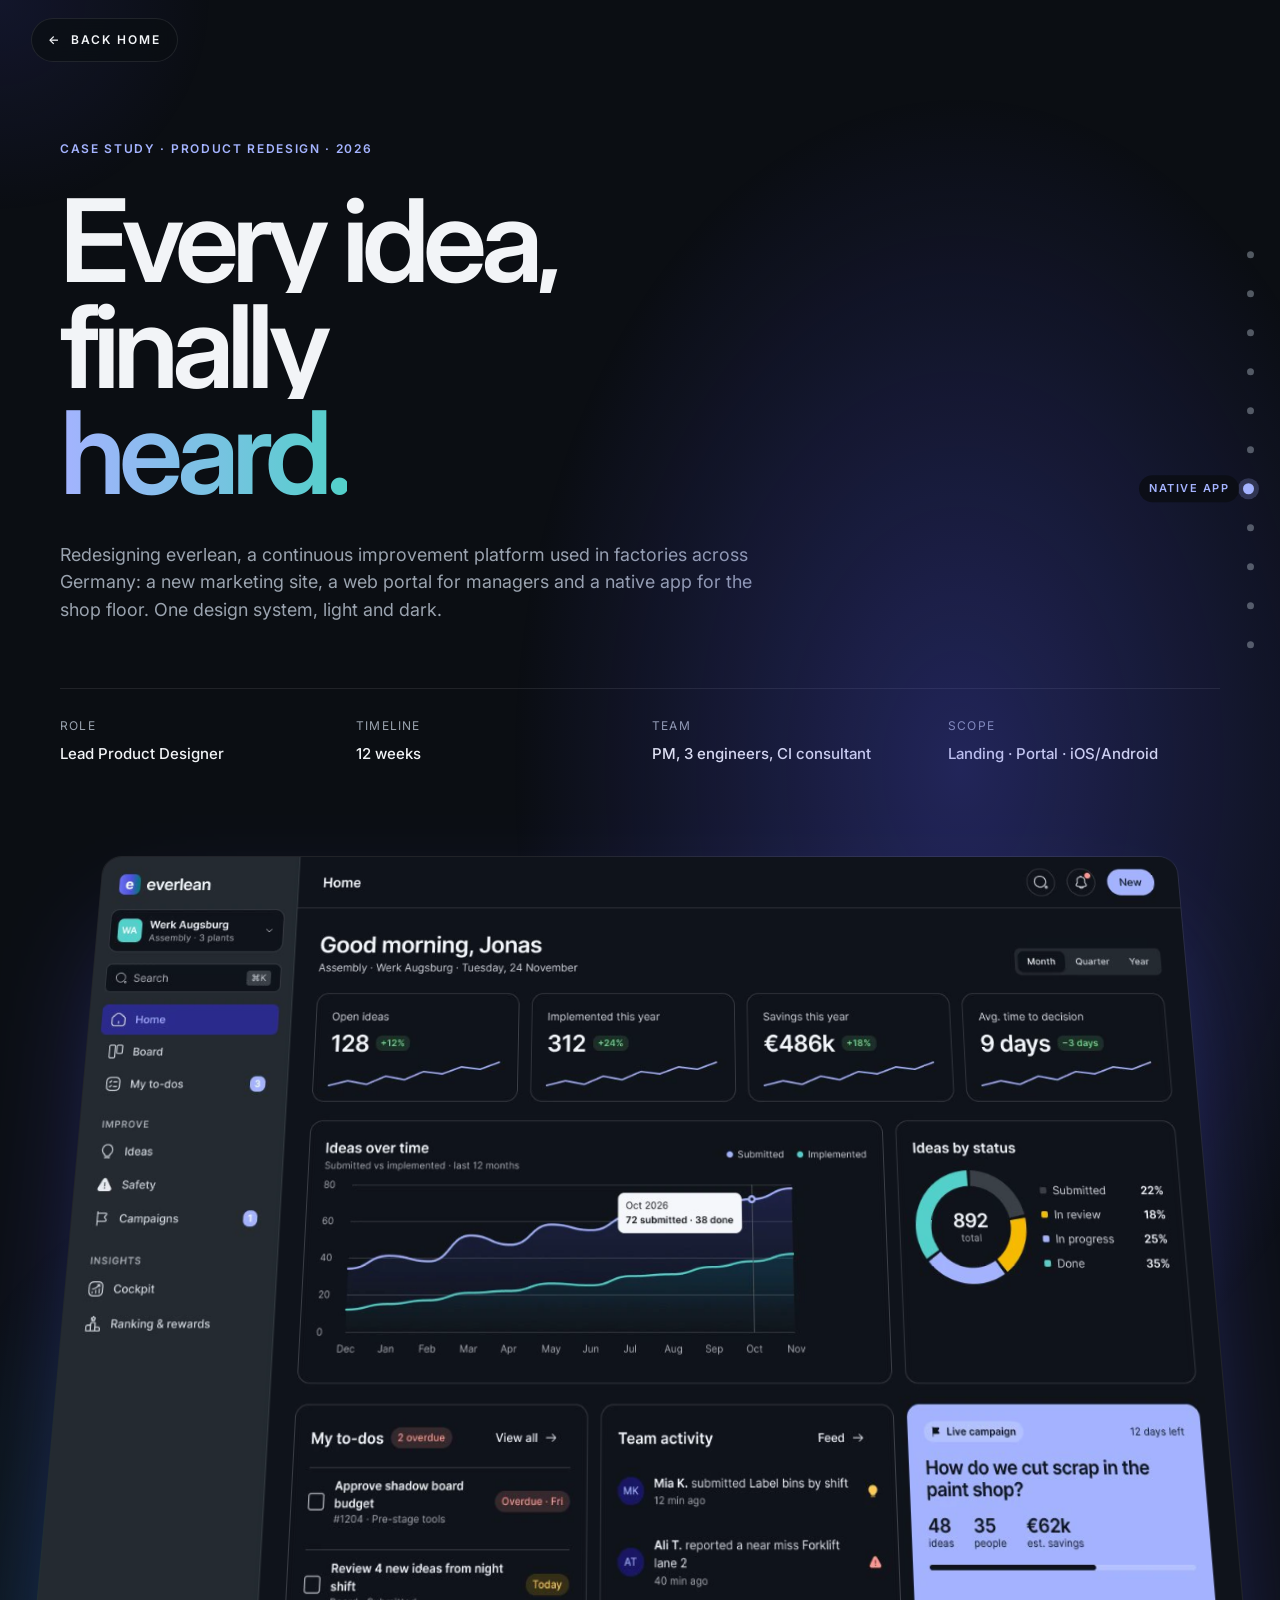
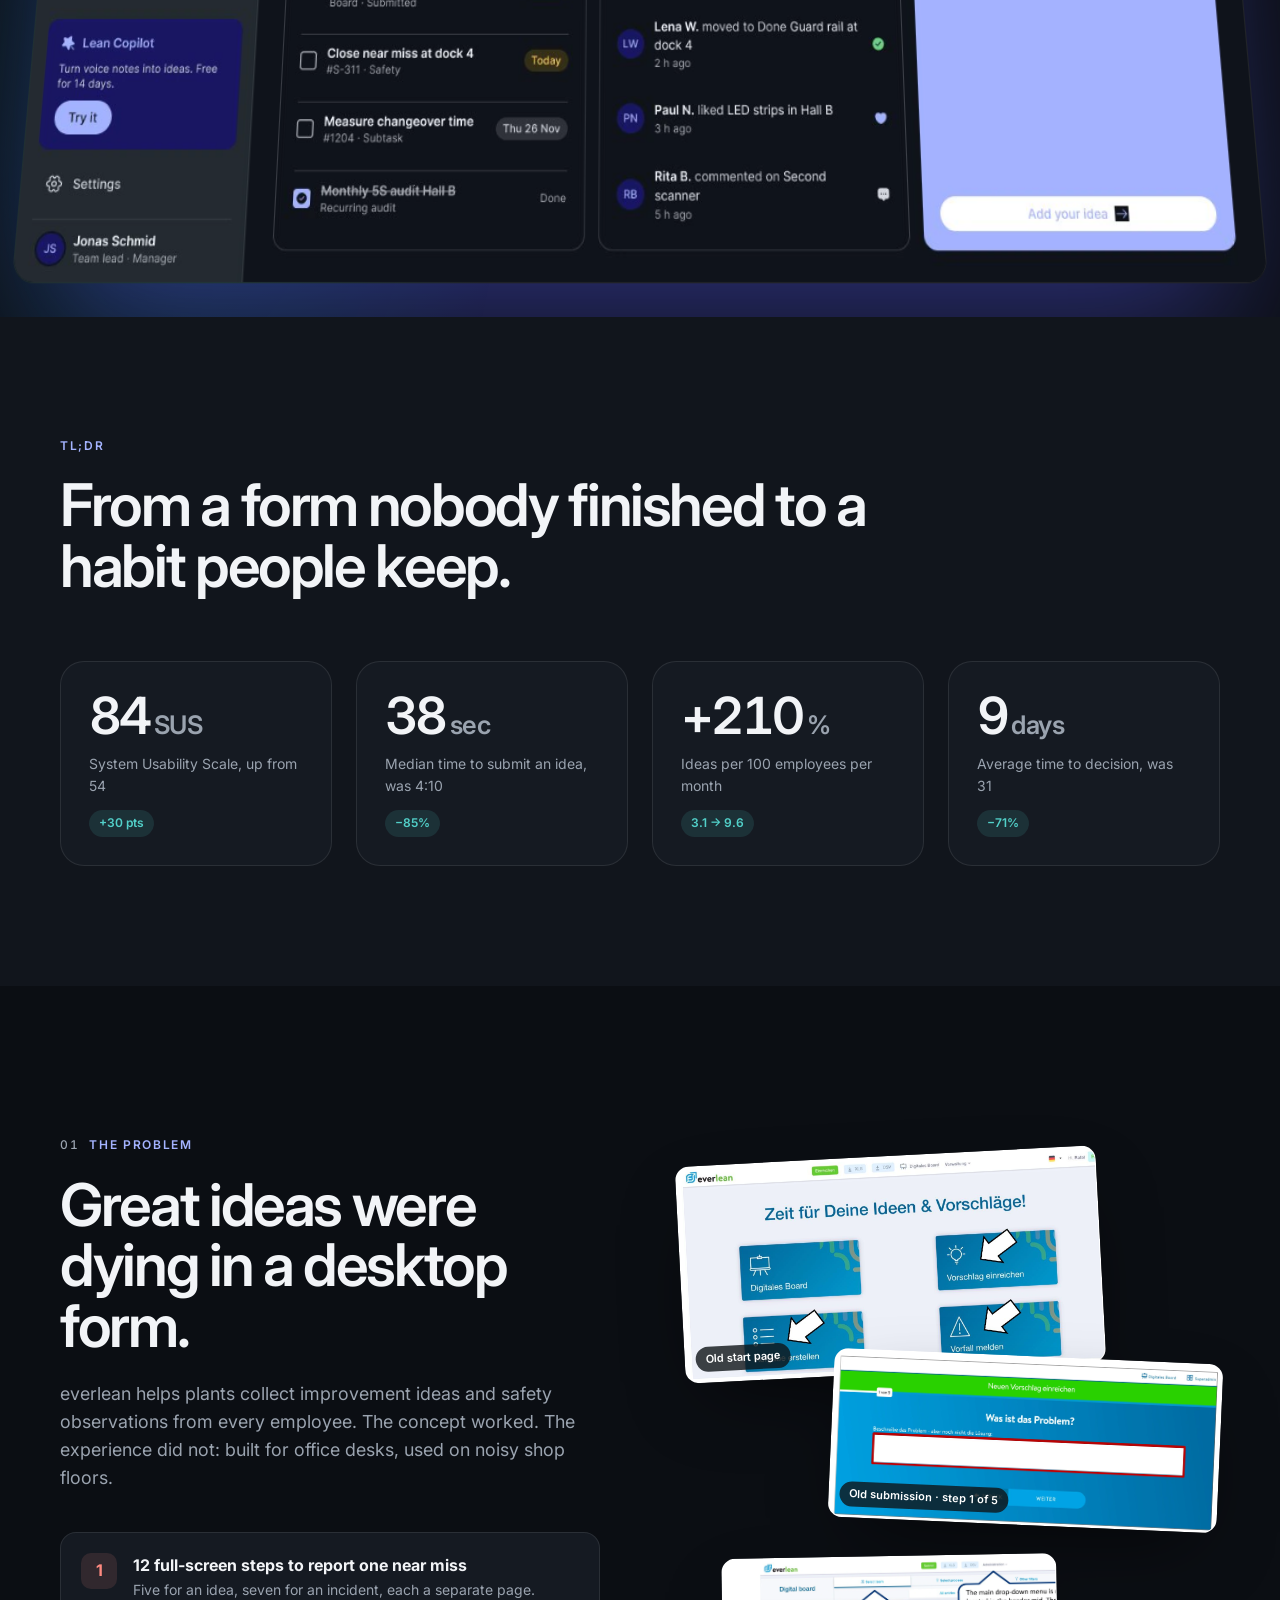
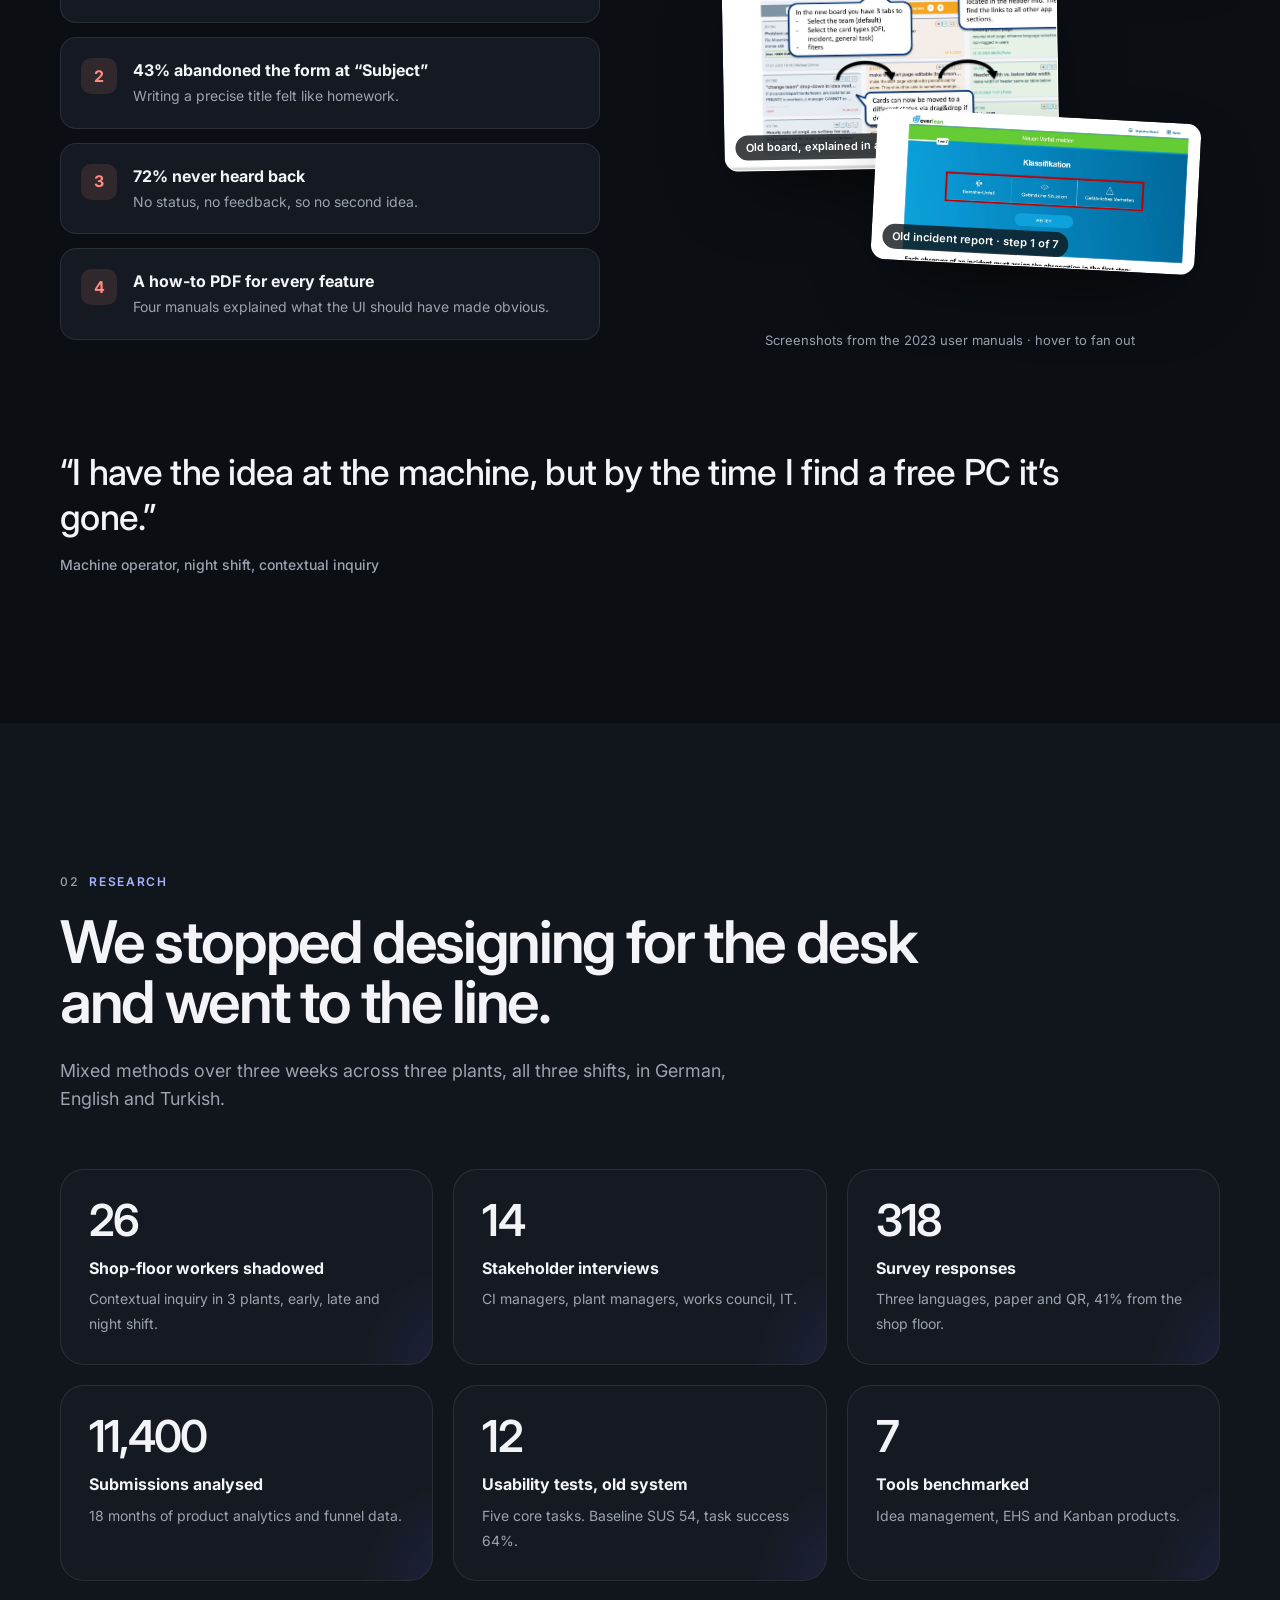
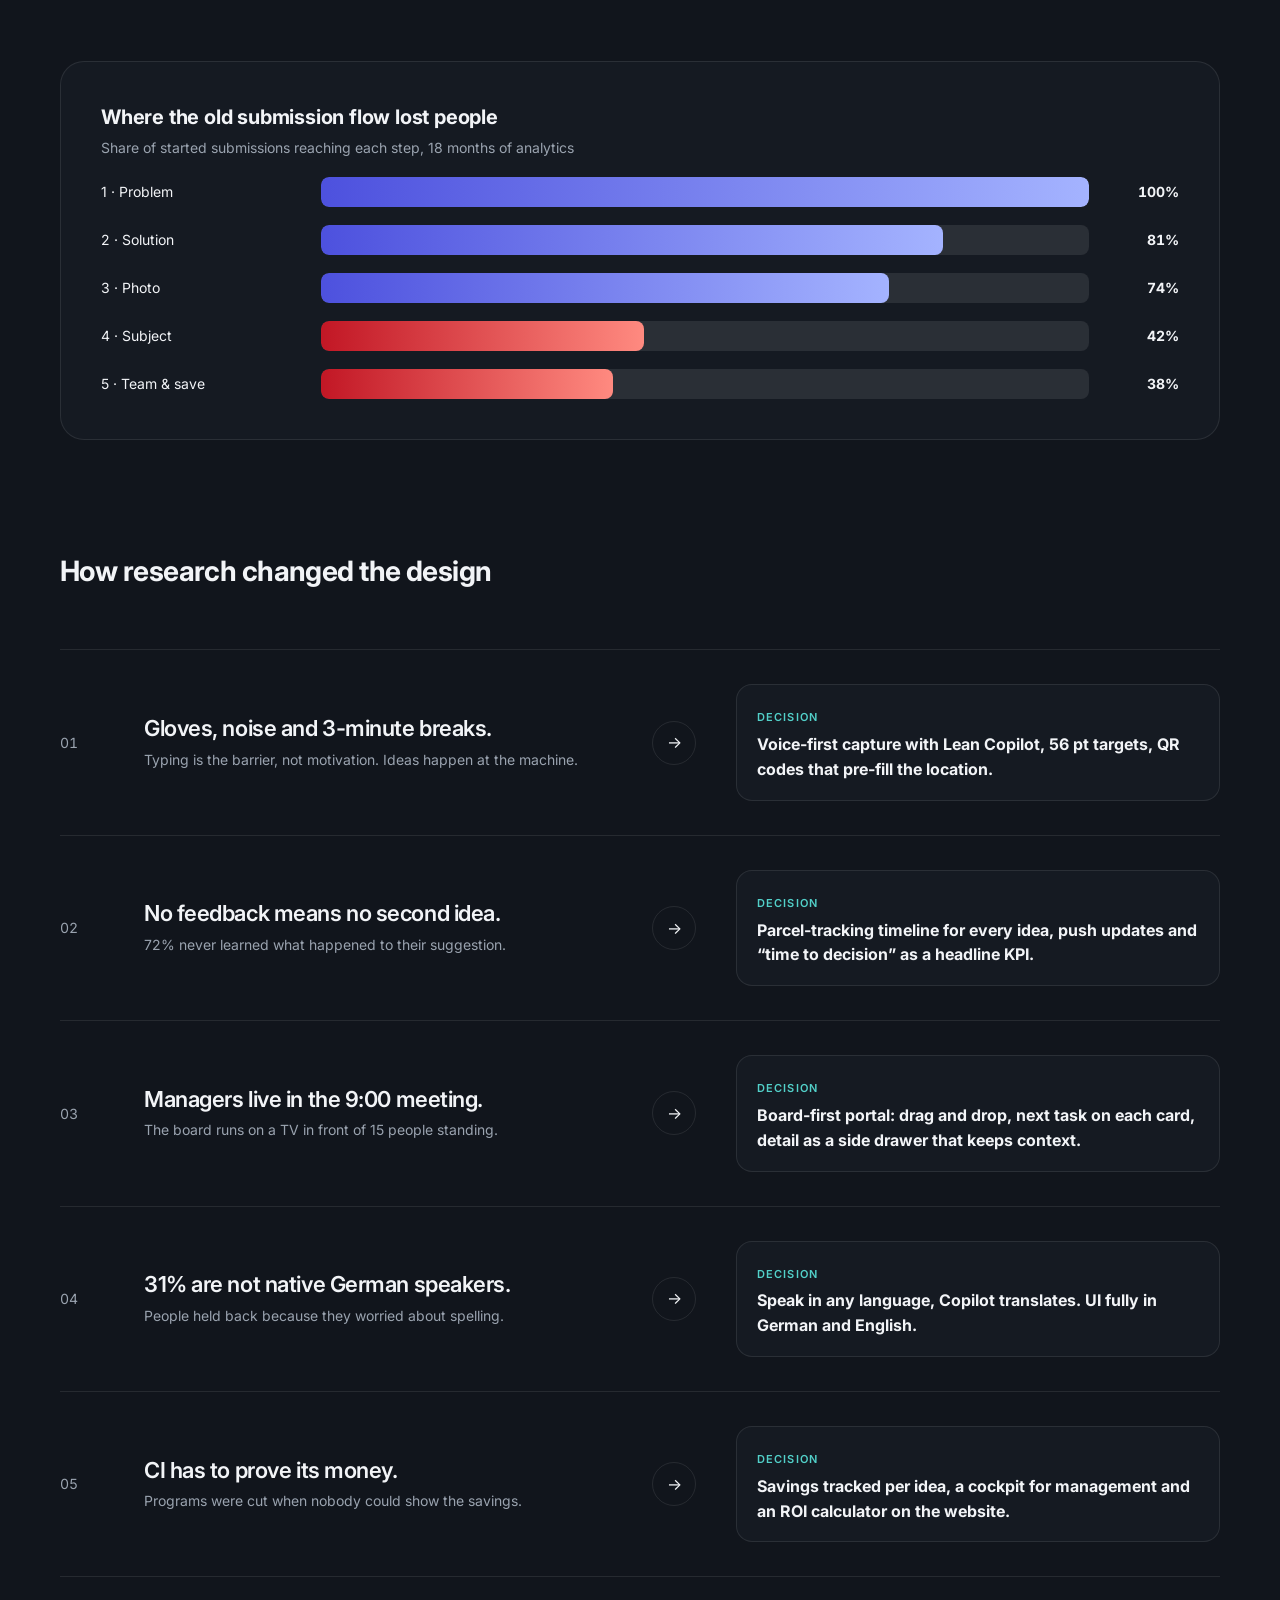
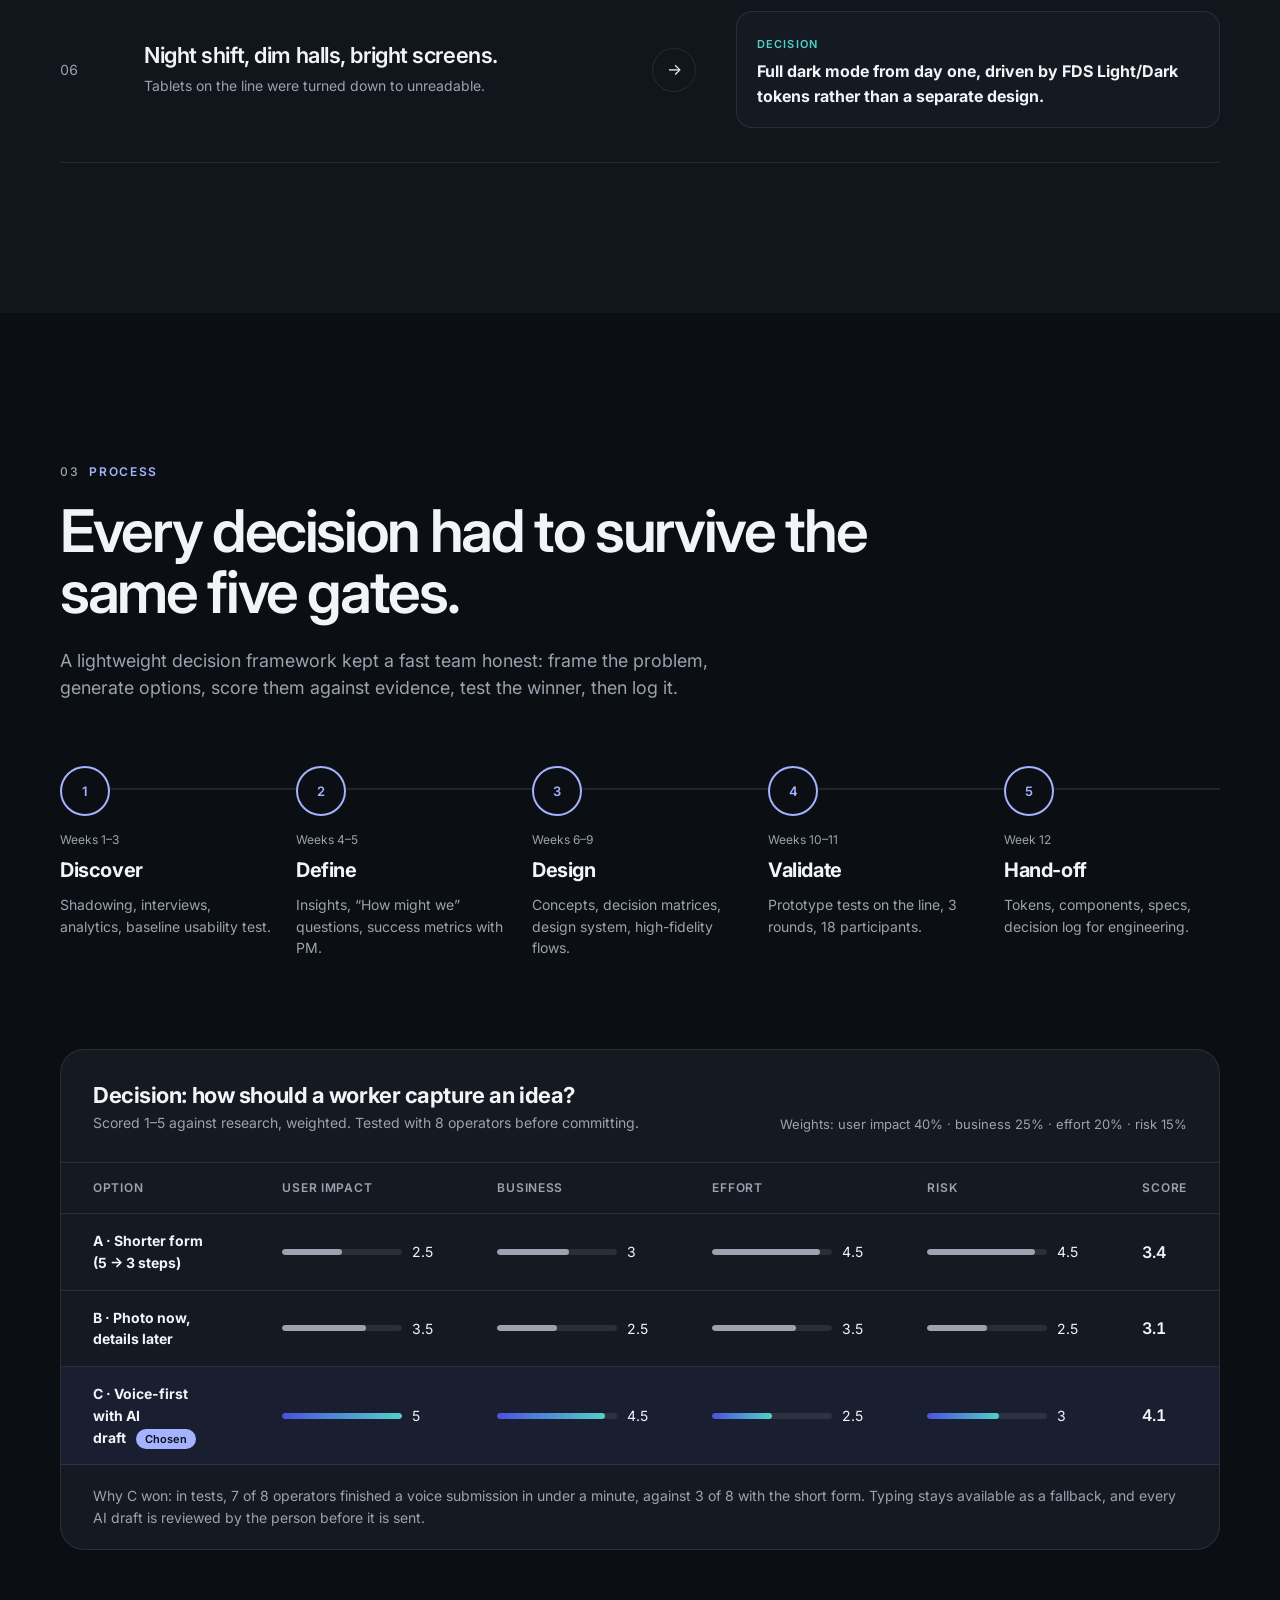
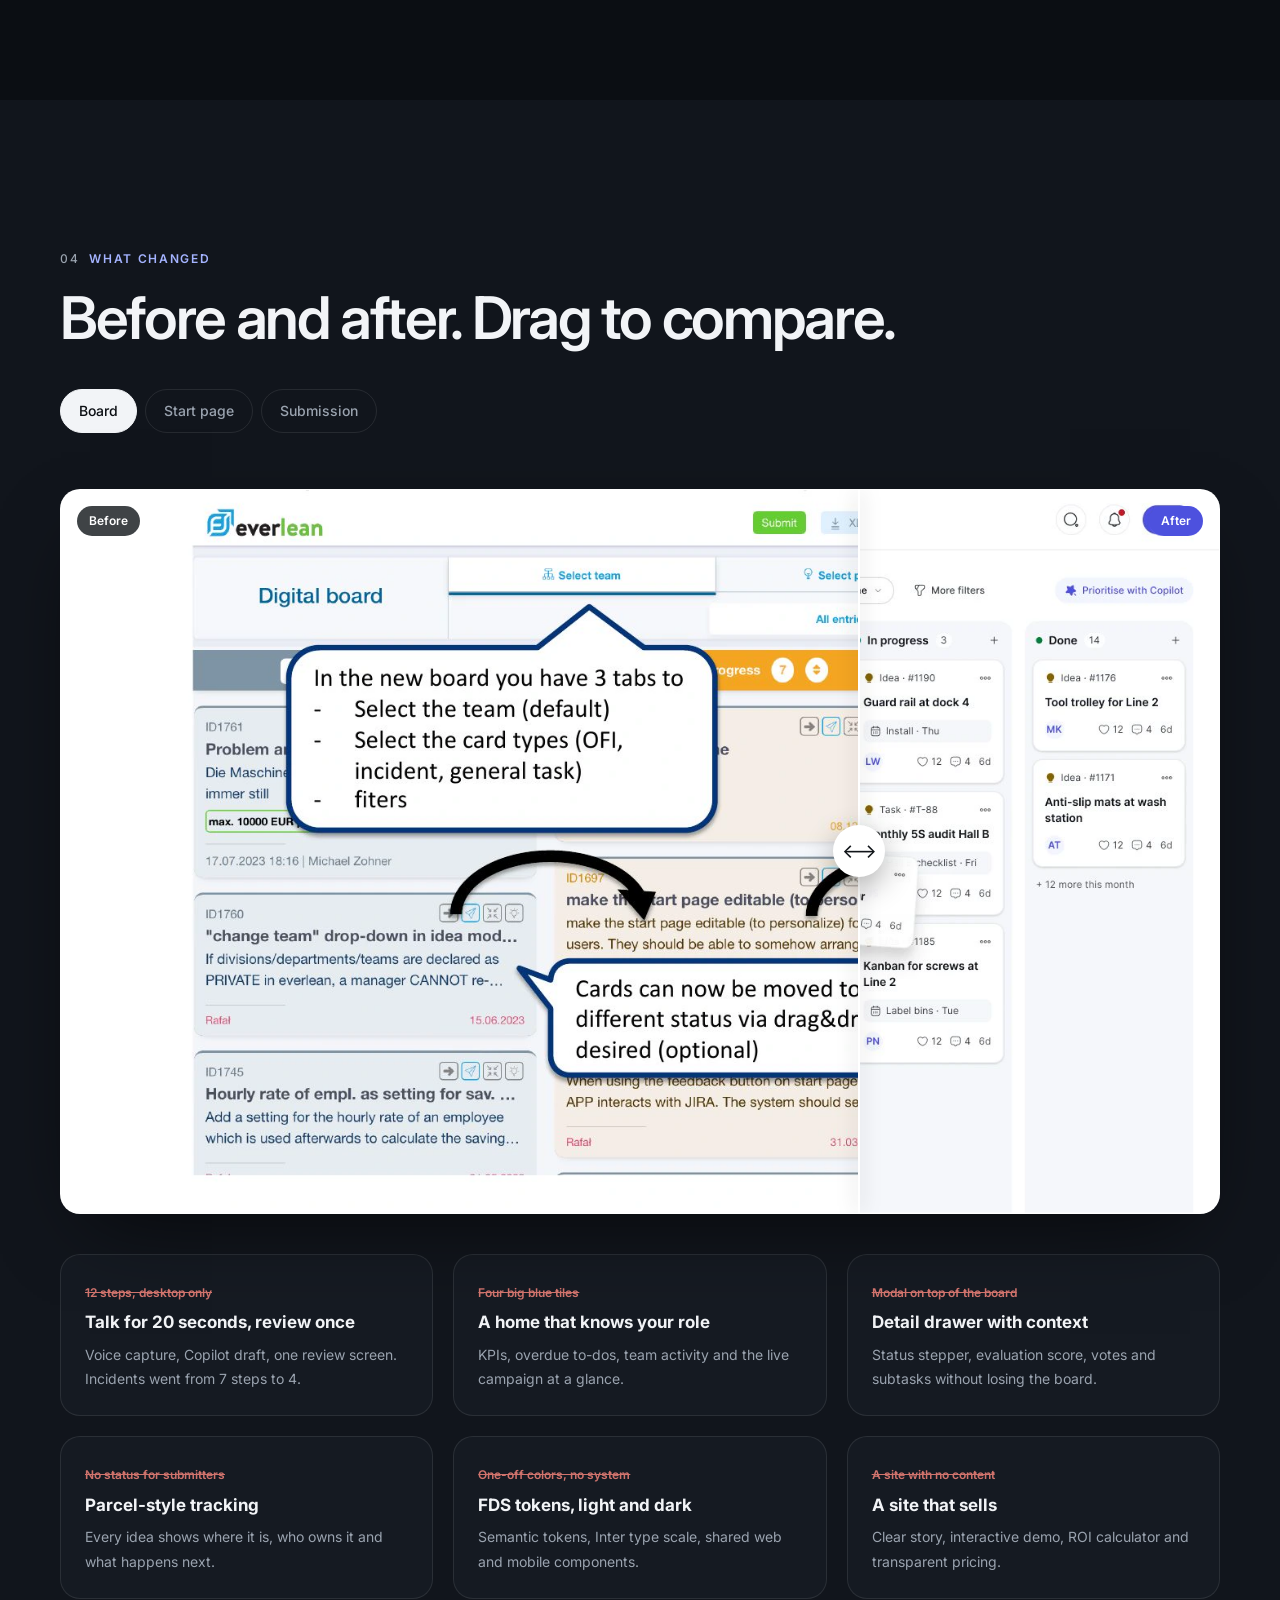
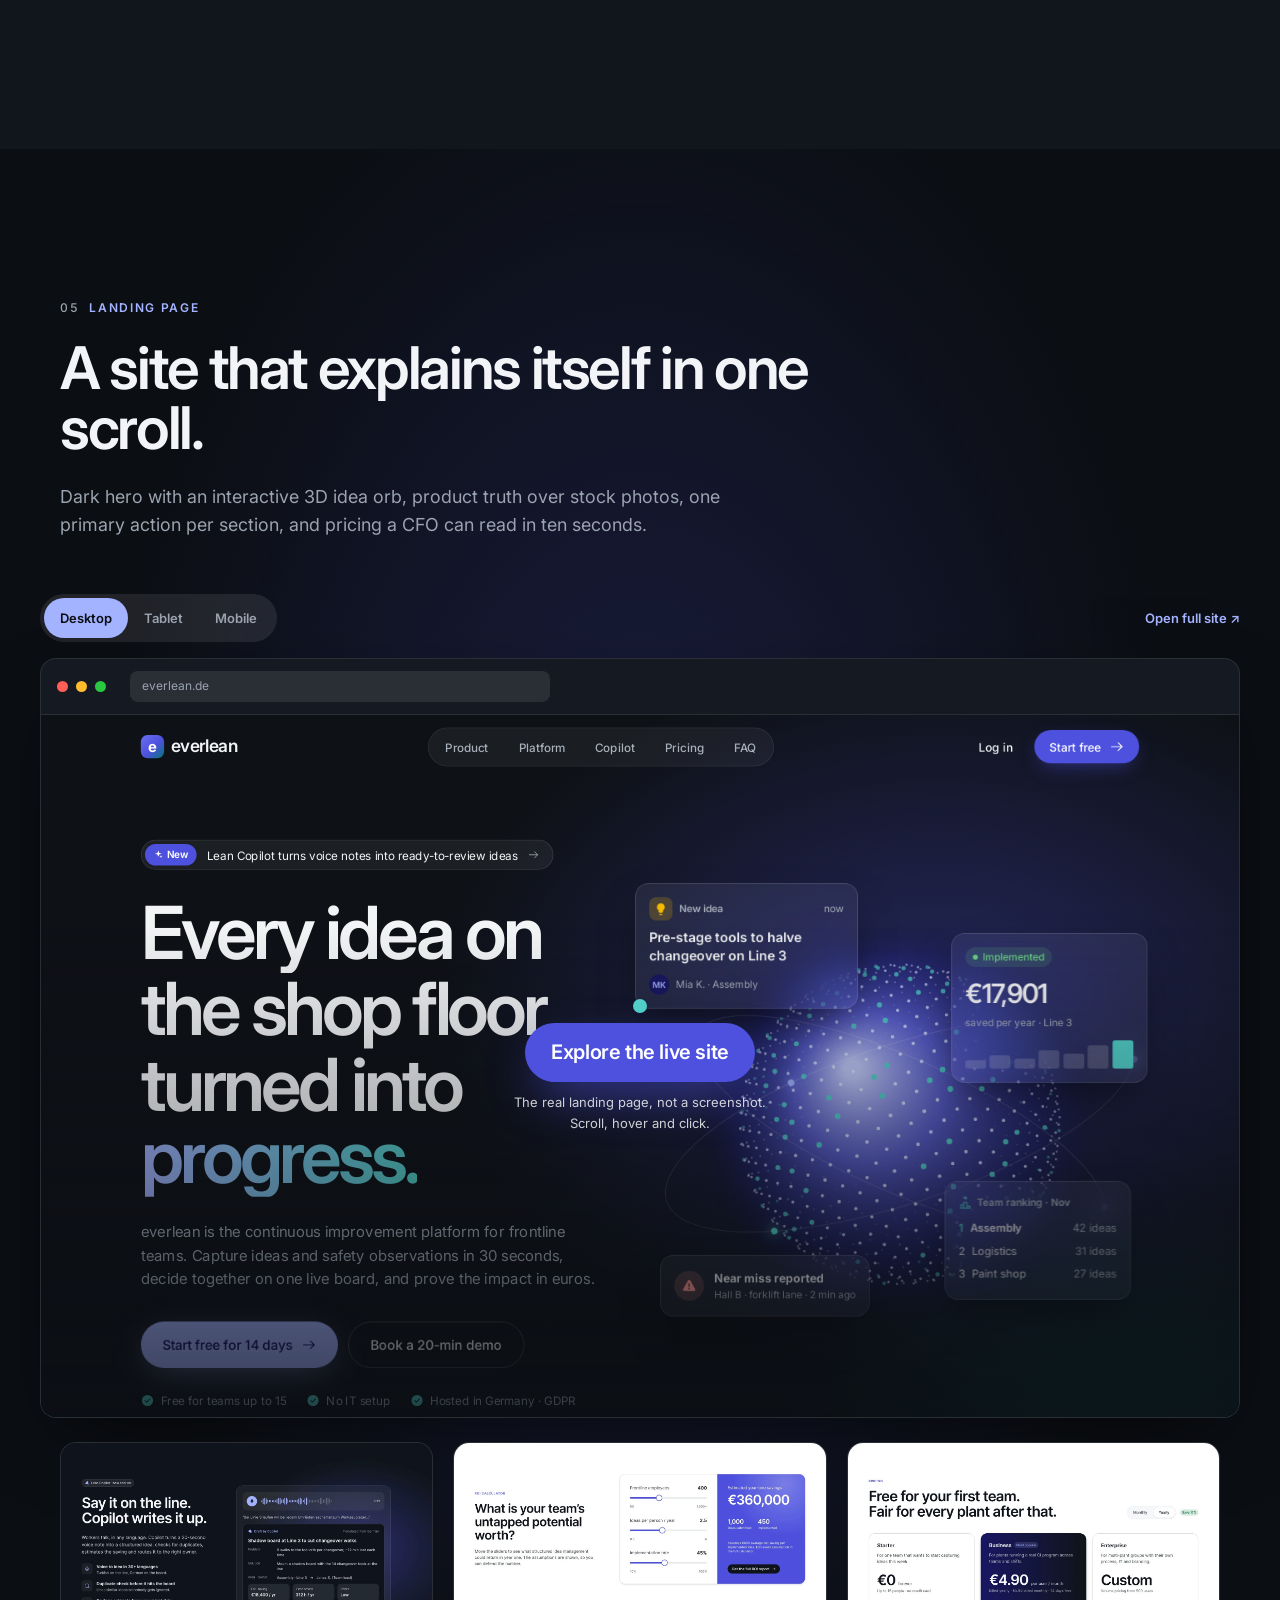
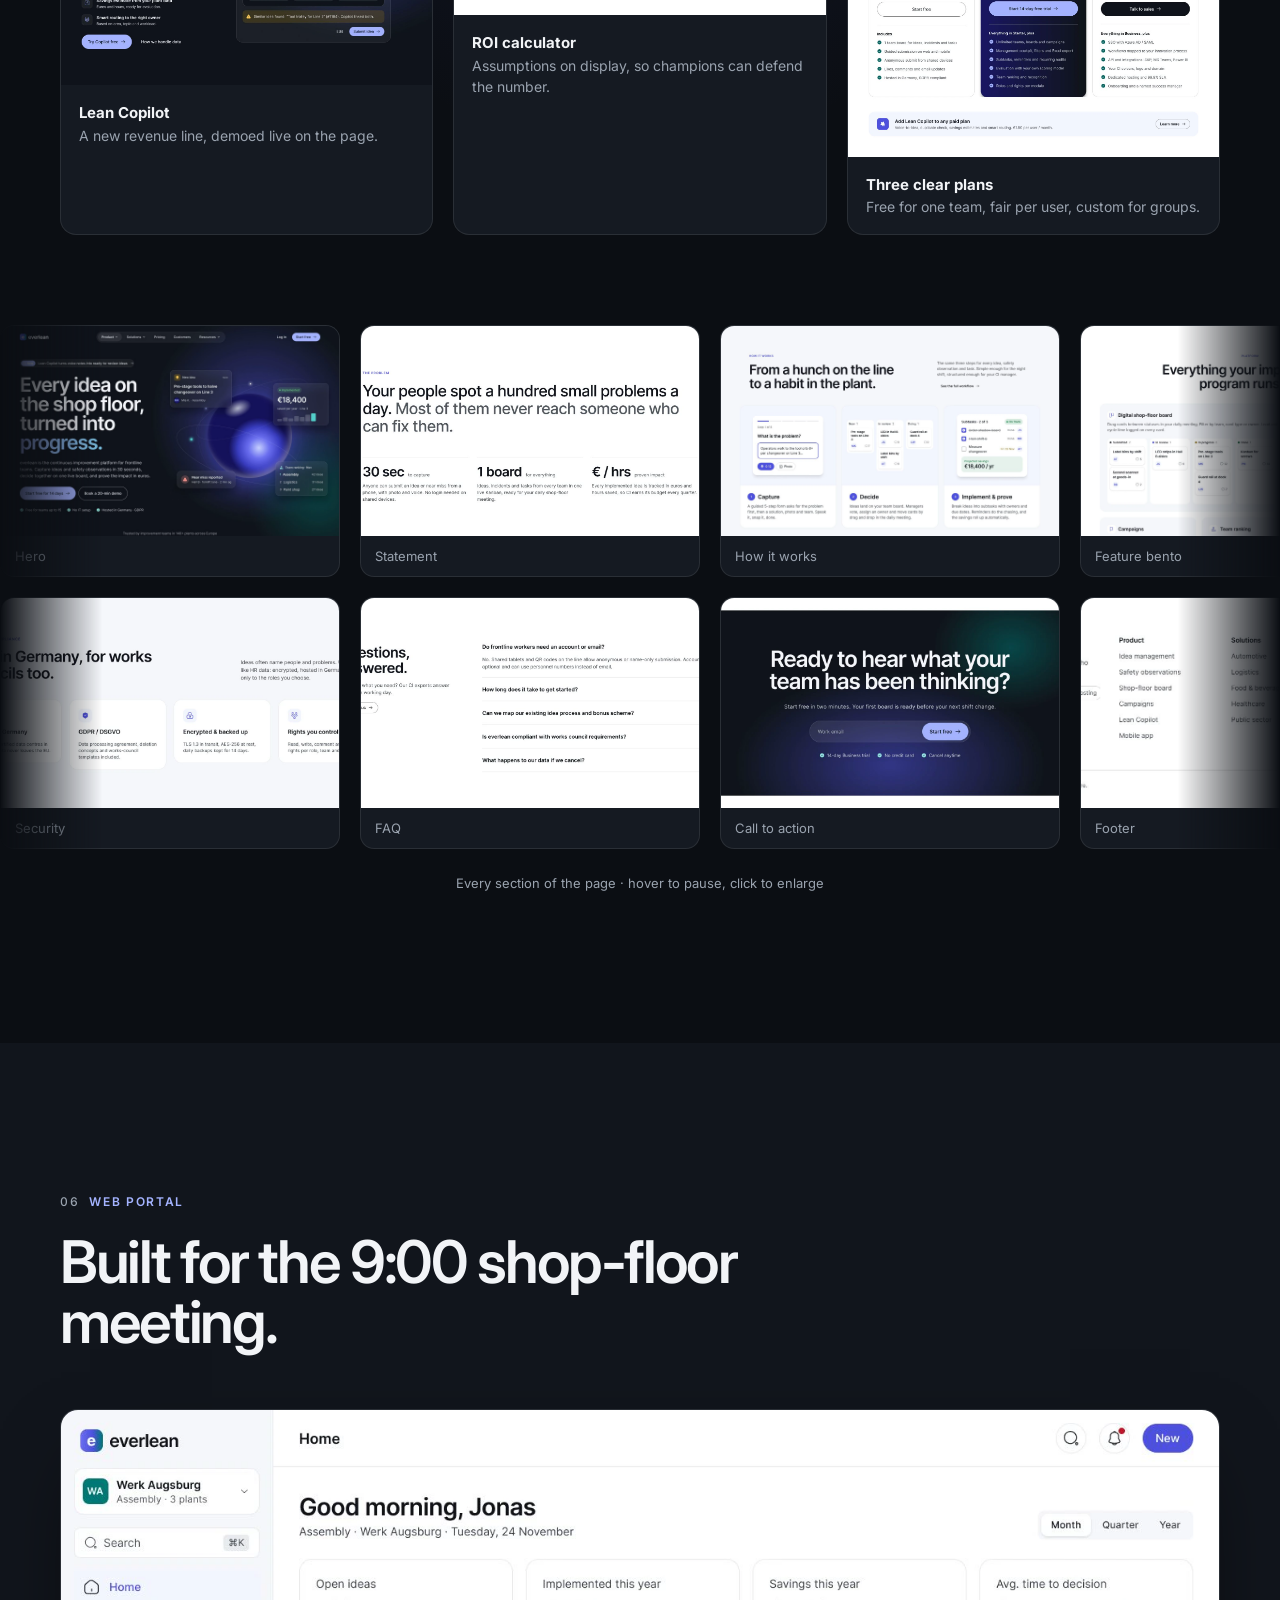
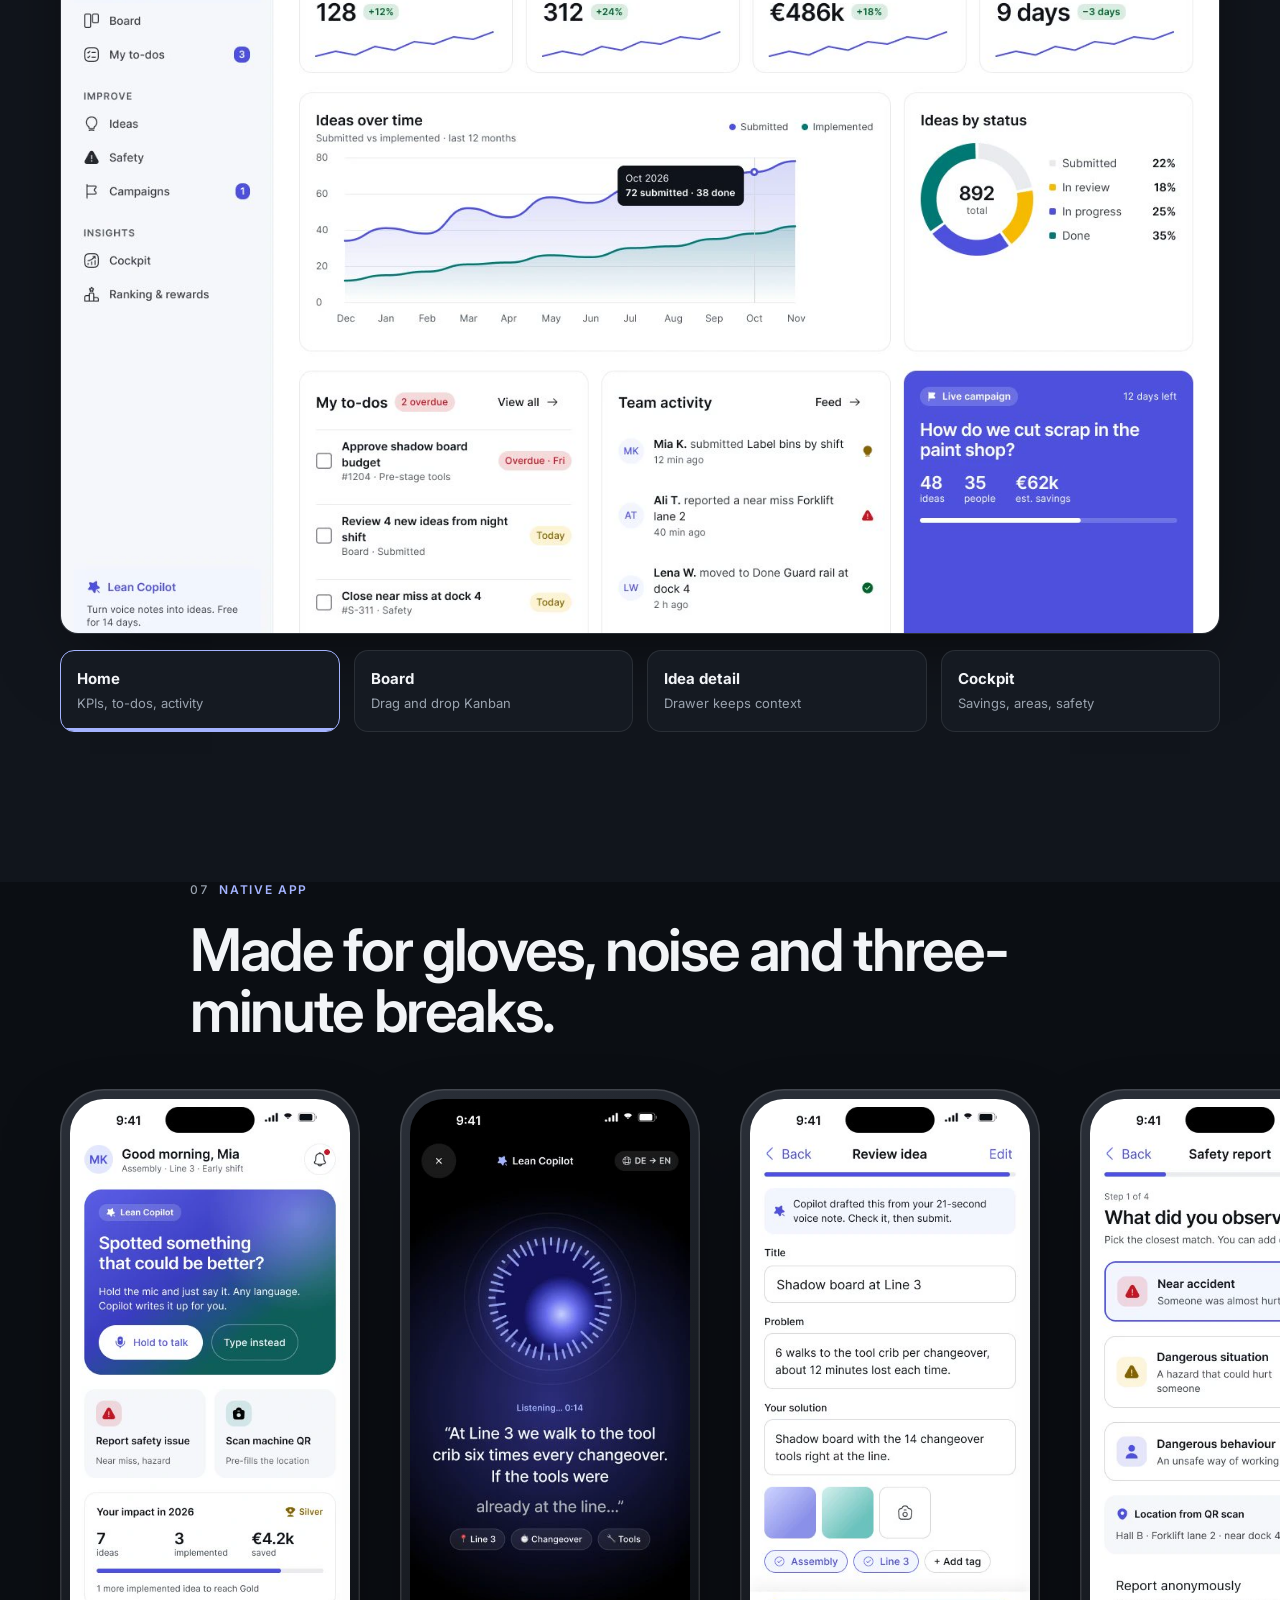
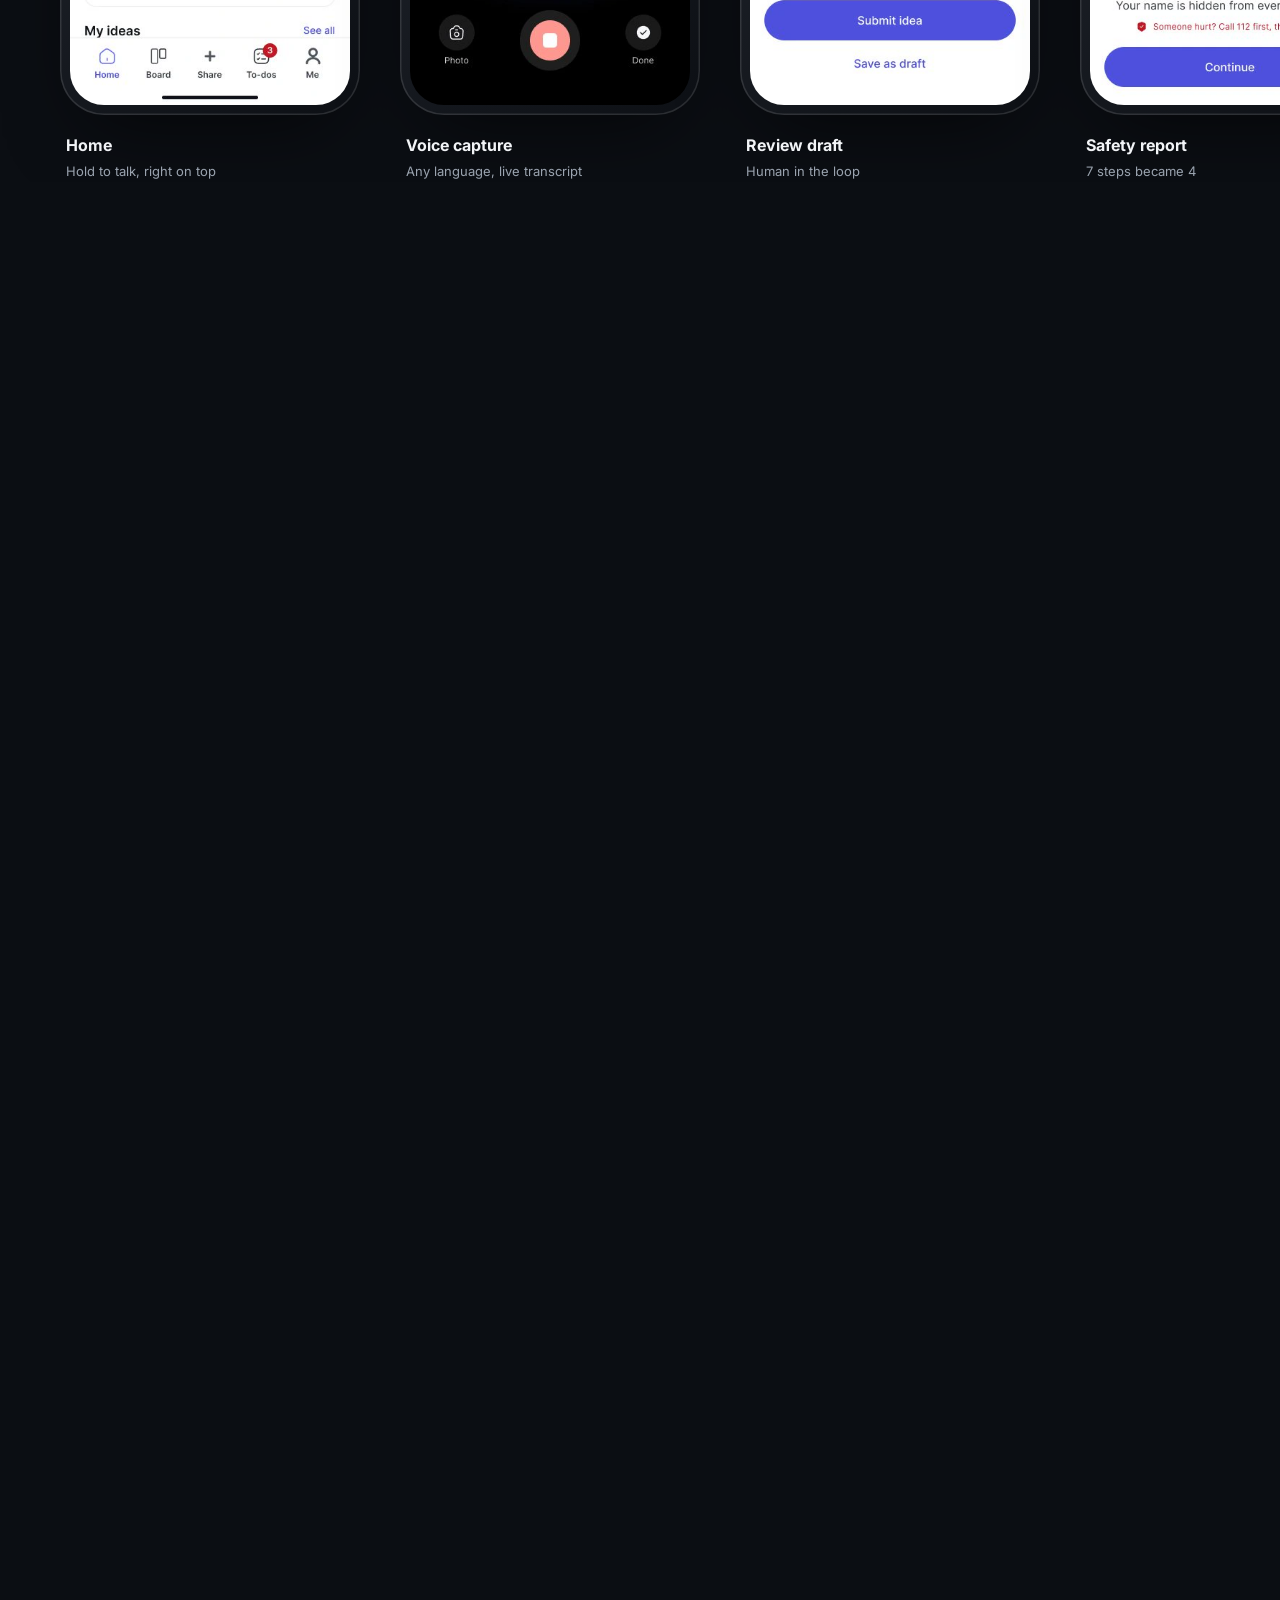
<file: everlean/index.html>
<!DOCTYPE html>
<html lang="en" data-theme="dark">
<head>
<meta charset="utf-8">
<meta name="viewport" content="width=device-width, initial-scale=1">
<title>everlean · Product redesign case study · Ahmed Edris</title>
<meta name="description" content="Case study: redesigning everlean, a continuous improvement platform for frontline teams. Landing page, web portal and native app.">
<link rel="canonical" href="https://ahmededris.com/everlean/">
<meta name="theme-color" content="#0b0e13">
<link rel="icon" href="../pika.svg" type="image/svg+xml">
<meta property="og:type" content="article">
<meta property="og:site_name" content="Ahmed Edris">
<meta property="og:title" content="everlean redesign — Ahmed Edris">
<meta property="og:description" content="Redesigning a continuous improvement platform for frontline teams: landing page, web portal and native app.">
<meta property="og:url" content="https://ahmededris.com/everlean/">
<meta property="og:image" content="https://ahmededris.com/images/social-preview.png">
<meta name="twitter:card" content="summary_large_image">
<!-- Google Analytics (GA4) and Microsoft Clarity, the same tags as the home page -->
<script async src="https://www.googletagmanager.com/gtag/js?id=G-38SJ5MJGJL"></script>
<script>
  window.dataLayer = window.dataLayer || [];
  function gtag(){dataLayer.push(arguments);}
  gtag('js', new Date());
  gtag('config', 'G-38SJ5MJGJL');
</script>
<script>
  (function(c,l,a,r,i,t,y){
    c[a]=c[a]||function(){(c[a].q=c[a].q||[]).push(arguments)};
    t=l.createElement(r);t.async=1;t.src="https://www.clarity.ms/tag/"+i;
    y=l.getElementsByTagName(r)[0];y.parentNode.insertBefore(t,y);
  })(window, document, "clarity", "script", "z8bl211j9w");
</script>
<link rel="preconnect" href="https://fonts.googleapis.com"><link rel="preconnect" href="https://fonts.gstatic.com" crossorigin>
<link href="https://fonts.googleapis.com/css2?family=Inter:wght@400;500;600;700&display=swap" rel="stylesheet">
<style>
:root{--primary:#4d51de;--primary-2:#a4b3ff;--teal:#007974;--teal-2:#52d0c9;--warn:#f6ba00;--err:#ff8a80;--ease:cubic-bezier(.16,1,.3,1);--font:'Inter',system-ui,sans-serif;--r:24px}
[data-theme=dark]{--bg:#0b0e13;--bg-2:#11151c;--card:#151a22;--line:rgba(255,255,255,.09);--text:#f2f4f7;--sub:#9aa3af;--accent:var(--primary-2);--accent-2:var(--teal-2);--shadow:0 30px 80px -30px rgba(0,0,0,.7)}
[data-theme=light]{--bg:#ffffff;--bg-2:#f6f7f9;--card:#ffffff;--line:#e6e8eb;--text:#101418;--sub:#5b6370;--accent:var(--primary);--accent-2:var(--teal);--shadow:0 30px 70px -35px rgba(16,20,24,.3)}
*{box-sizing:border-box;margin:0;padding:0}
html{scroll-behavior:smooth}
body{font-family:var(--font);background:var(--bg);color:var(--text);line-height:1.55;-webkit-font-smoothing:antialiased;overflow-x:hidden;transition:background .6s var(--ease),color .6s var(--ease)}
img{display:block;max-width:100%}
a{color:inherit;text-decoration:none} button{font:inherit;color:inherit;background:none;border:0;cursor:pointer}
.wrap{max-width:1240px;margin:0 auto;padding:0 40px}
.eyebrow{font-size:12px;font-weight:600;letter-spacing:.14em;text-transform:uppercase;color:var(--accent);display:flex;align-items:center;gap:10px}
.eyebrow b{font-variant-numeric:tabular-nums;color:var(--sub);font-weight:500}
h2.t{font-size:clamp(36px,4.6vw,64px);line-height:1.03;letter-spacing:-.04em;font-weight:600;margin:20px 0 24px;max-width:900px}
.lead{font-size:clamp(17px,1.4vw,20px);color:var(--sub);max-width:700px}
section{padding:150px 0;position:relative}
.alt{background:var(--bg-2)}
.grad{background:linear-gradient(90deg,var(--primary-2),var(--teal-2),var(--primary-2));background-size:200% 100%;-webkit-background-clip:text;background-clip:text;color:transparent;animation:shift 7s linear infinite}
[data-theme=light] .grad{background-image:linear-gradient(90deg,#4d51de,#007974,#4d51de)}
@keyframes shift{to{background-position:-200% 0}}

/* progress + top bar */
.progress{position:fixed;top:0;left:0;height:3px;width:100%;transform-origin:0 50%;transform:scaleX(0);background:linear-gradient(90deg,var(--primary),var(--teal-2));z-index:100}
.bar{position:fixed;top:16px;left:50%;transform:translateX(-50%);z-index:90;display:flex;gap:6px;align-items:center;padding:6px;border-radius:999px;background:color-mix(in srgb,var(--bg) 70%,transparent);backdrop-filter:blur(18px) saturate(1.4);border:1px solid var(--line);box-shadow:var(--shadow)}
.bar .brand{display:flex;align-items:center;gap:8px;padding:0 12px 0 6px;font-weight:600;font-size:14px;letter-spacing:-.02em}
.bar .brand i{width:24px;height:24px;border-radius:7px;background:linear-gradient(135deg,#6b6ff0,#4d51de 55%,#007974);display:grid;place-items:center;color:#fff;font-style:normal;font-size:14px;font-weight:700}
.bar nav{display:flex;gap:2px}
.bar nav a{font-size:13px;color:var(--sub);padding:8px 12px;border-radius:999px;transition:all .25s}
.bar nav a:hover,.bar nav a.on{color:var(--text);background:var(--line)}
.seg{display:flex;padding:3px;border-radius:999px;background:var(--line);position:relative}
.seg button{position:relative;z-index:1;font-size:12px;font-weight:600;padding:6px 11px;border-radius:999px;color:var(--sub);transition:color .3s}
.seg button.on{color:var(--text)}
.seg .k{position:absolute;top:3px;bottom:3px;border-radius:999px;background:var(--bg);box-shadow:0 1px 4px rgba(0,0,0,.2);transition:all .45s var(--ease)}
.icon-btn{width:34px;height:34px;border-radius:50%;display:grid;place-items:center;background:var(--line)}
.icon-btn svg{width:16px;height:16px}

/* reveal */
.rv{opacity:0;transform:translateY(50px);transition:opacity 1.1s var(--ease),transform 1.1s var(--ease)}
.rv.in{opacity:1;transform:none}
.mask{display:block;overflow:hidden}.mask>span{display:inline-block;transform:translateY(105%);transition:transform 1.2s var(--ease)}
.in .mask>span,.loaded .hero .mask>span{transform:none}

/* HERO */
.hero{min-height:100vh;display:flex;align-items:center;padding:140px 0 80px;overflow:hidden}
.hero::before{content:"";position:absolute;inset:0;background:radial-gradient(50% 50% at 75% 40%,rgba(77,81,222,.35),transparent 70%),radial-gradient(35% 40% at 15% 90%,rgba(0,121,116,.25),transparent 70%);pointer-events:none;transition:opacity .6s}
[data-theme=light] .hero::before{opacity:.55}
.hero h1{font-size:clamp(56px,9vw,148px);line-height:.92;letter-spacing:-.06em;font-weight:600;margin:28px 0 36px}
.hero h1 .mask:nth-child(2)>span{transition-delay:.1s}.hero h1 .mask:nth-child(3)>span{transition-delay:.2s}
.meta{display:grid;grid-template-columns:repeat(4,1fr);gap:24px;margin-top:64px;padding-top:28px;border-top:1px solid var(--line)}
.meta small{display:block;font-size:12px;color:var(--sub);text-transform:uppercase;letter-spacing:.1em;margin-bottom:6px}
.meta b{font-weight:500;font-size:15px}
.hero-shot{position:relative;margin-top:90px;border-radius:20px;overflow:hidden;box-shadow:0 60px 120px -40px rgba(77,81,222,.55);border:1px solid var(--line);transform:perspective(1600px) rotateX(16deg) scale(.92);transform-origin:50% 0;transition:transform .1s linear;will-change:transform}
.fade{opacity:0;transform:translateY(24px);transition:all 1s var(--ease)} .loaded .fade{opacity:1;transform:none}
.f1{transition-delay:.35s}.f2{transition-delay:.5s}.f3{transition-delay:.65s}

/* big numbers */
.kpis{display:grid;grid-template-columns:repeat(4,1fr);gap:24px;margin-top:64px}
.kpi{padding:28px;border-radius:var(--r);background:var(--card);border:1px solid var(--line)}
.kpi .n{font-size:clamp(40px,4vw,58px);font-weight:600;letter-spacing:-.05em;line-height:1;font-variant-numeric:tabular-nums}
.kpi .n em{font-style:normal;font-size:.5em;color:var(--sub);letter-spacing:-.02em;margin-left:4px}
.kpi p{color:var(--sub);font-size:14px;margin-top:12px}
.kpi .from{display:inline-flex;gap:6px;align-items:center;font-size:12px;margin-top:14px;padding:4px 10px;border-radius:999px;background:rgba(82,208,201,.12);color:var(--accent-2);font-weight:600}

/* problem */
.split{display:grid;grid-template-columns:1fr 1fr;gap:80px;align-items:start}
.pains{display:flex;flex-direction:column;gap:14px;margin-top:40px}
.pain{display:flex;gap:16px;padding:20px;border-radius:16px;border:1px solid var(--line);background:var(--card);transition:transform .4s var(--ease),border-color .3s}
.pain:hover{transform:translateX(8px);border-color:var(--accent)}
.pain i{flex:none;width:36px;height:36px;border-radius:10px;display:grid;place-items:center;background:rgba(255,138,128,.12);color:var(--err);font-style:normal;font-weight:700}
.pain b{display:block} .pain span{color:var(--sub);font-size:14px}
.old-stack{position:relative;height:640px;margin-top:20px}
.old{position:absolute;border-radius:14px;overflow:hidden;box-shadow:var(--shadow);border:1px solid var(--line);background:#fff;transition:transform .6s var(--ease)}
.old figcaption{position:absolute;left:10px;bottom:10px;font-size:11px;font-weight:600;padding:4px 10px;border-radius:999px;background:rgba(16,20,24,.8);color:#fff}
.old.o1{width:78%;top:0;left:0;transform:rotate(-3deg)} .old.o2{width:72%;top:200px;right:0;transform:rotate(2.5deg)} .old.o3{width:62%;top:400px;left:8%;transform:rotate(-1deg)}
.old-stack:hover .o1{transform:rotate(-6deg) translate(-20px,-10px)} .old-stack:hover .o2{transform:rotate(5deg) translate(20px,0)} .old-stack:hover .o3{transform:rotate(-2deg) translate(0,20px)}
.quote-big{font-size:clamp(26px,2.8vw,40px);line-height:1.25;letter-spacing:-.02em;font-weight:500;margin-top:100px;max-width:1000px}
.quote-big small{display:block;font-size:14px;color:var(--sub);margin-top:16px;letter-spacing:0}

/* research */
.methods{display:grid;grid-template-columns:repeat(3,1fr);gap:20px;margin-top:56px}
.method{padding:28px;border-radius:var(--r);background:var(--card);border:1px solid var(--line);position:relative;overflow:hidden}
.method .n{font-size:44px;font-weight:600;letter-spacing:-.04em;line-height:1}
.method b{display:block;margin:14px 0 6px} .method span{color:var(--sub);font-size:14px}
.method::after{content:"";position:absolute;inset:auto -40% -60% auto;width:220px;height:220px;border-radius:50%;background:radial-gradient(closest-side,rgba(77,81,222,.18),transparent);transition:transform .6s var(--ease)}
.method:hover::after{transform:scale(1.5)}
.funnel{margin-top:80px;padding:40px;border-radius:var(--r);background:var(--card);border:1px solid var(--line)}
.funnel h4{font-size:20px;letter-spacing:-.01em} .funnel p.s{color:var(--sub);font-size:14px;margin-top:4px}
.fun-row{display:grid;grid-template-columns:200px 1fr 70px;gap:20px;align-items:center;margin-top:18px;font-size:14px}
.fun-row .track{height:30px;border-radius:8px;background:var(--line);overflow:hidden}
.fun-row .fill{height:100%;width:0;border-radius:8px;background:linear-gradient(90deg,var(--primary),var(--primary-2));transition:width 1.4s var(--ease)}
.fun-row.drop .fill{background:linear-gradient(90deg,#c21725,var(--err))}
.fun-row b{text-align:right;font-variant-numeric:tabular-nums}

/* insights -> decisions */
.ins{display:flex;flex-direction:column;gap:0;margin-top:56px;border-top:1px solid var(--line)}
.in-row{display:grid;grid-template-columns:60px 1fr 60px 1fr;gap:24px;align-items:center;padding:34px 0;border-bottom:1px solid var(--line);cursor:default}
.in-row .no{font-size:14px;color:var(--sub);font-variant-numeric:tabular-nums}
.in-row h5{font-size:22px;letter-spacing:-.02em;font-weight:600;line-height:1.25}
.in-row p{color:var(--sub);font-size:14px;margin-top:6px}
.in-row .arrow{width:44px;height:44px;border-radius:50%;display:grid;place-items:center;border:1px solid var(--line);transition:all .4s var(--ease)}
.in-row:hover .arrow{background:var(--accent);color:var(--bg);transform:translateX(6px) rotate(-45deg)}
.in-row .dec{padding:18px 20px;border-radius:16px;background:var(--card);border:1px solid var(--line);transition:border-color .3s,transform .4s var(--ease)}
.in-row:hover .dec{border-color:var(--accent);transform:translateY(-4px)}
.in-row .dec small{font-size:11px;font-weight:600;letter-spacing:.1em;text-transform:uppercase;color:var(--accent-2)}
.in-row .dec b{display:block;margin-top:4px;font-size:16px}

/* process */
.timeline{position:relative;display:grid;grid-template-columns:repeat(5,1fr);gap:20px;margin-top:64px}
.timeline::before{content:"";position:absolute;top:22px;left:0;right:0;height:2px;background:var(--line)}
.timeline .line{position:absolute;top:22px;left:0;height:2px;width:0;background:linear-gradient(90deg,var(--primary),var(--teal-2));transition:width 2.2s var(--ease)}
.in .timeline .line{width:100%}
.ph{position:relative;padding-top:60px}
.ph::before{content:attr(data-n);position:absolute;top:0;left:0;width:46px;height:46px;border-radius:50%;display:grid;place-items:center;background:var(--bg);border:2px solid var(--accent);font-size:13px;font-weight:600;color:var(--accent)}
.ph small{font-size:12px;color:var(--sub)} .ph b{display:block;font-size:20px;letter-spacing:-.02em;margin:4px 0 8px} .ph p{color:var(--sub);font-size:14px}
.matrix{margin-top:90px;border-radius:var(--r);border:1px solid var(--line);background:var(--card);overflow:hidden}
.mx-head{padding:28px 32px;border-bottom:1px solid var(--line);display:flex;justify-content:space-between;gap:20px;flex-wrap:wrap;align-items:flex-end}
.mx-head h4{font-size:22px;letter-spacing:-.02em} .mx-head p{color:var(--sub);font-size:14px}
table{width:100%;border-collapse:collapse;font-size:14px}
th,td{padding:16px 32px;text-align:left;border-bottom:1px solid var(--line)}
th{font-size:12px;color:var(--sub);font-weight:600;letter-spacing:.06em;text-transform:uppercase}
td .sc{display:flex;align-items:center;gap:10px} td .sc i{display:block;height:6px;border-radius:3px;background:var(--line);width:120px;position:relative;overflow:hidden}
td .sc i::after{content:"";position:absolute;inset:0;width:0;background:var(--sub);border-radius:3px;transition:width 1.2s var(--ease)}
tr.win td .sc i::after{background:linear-gradient(90deg,var(--primary),var(--teal-2))}
.in td .sc i::after{width:var(--w)}
tr.win{background:rgba(77,81,222,.08)} tr.win td:first-child b::after{content:"Chosen";margin-left:10px;font-size:11px;font-weight:600;padding:3px 9px;border-radius:999px;background:var(--accent);color:var(--bg)}
html[lang=de] tr.win td:first-child b::after{content:"Gewählt"}
td.total{font-weight:600;font-variant-numeric:tabular-nums;font-size:16px}

/* before/after */
.ba{position:relative;margin-top:56px;border-radius:20px;overflow:hidden;aspect-ratio:16/10;border:1px solid var(--line);box-shadow:var(--shadow);user-select:none;touch-action:none;cursor:ew-resize;background:#fff}
.ba img{position:absolute;inset:0;width:100%;height:100%;object-fit:cover;object-position:top left}
.ba .after{clip-path:inset(0 0 0 var(--x,50%))}
.ba .handle{position:absolute;top:0;bottom:0;left:var(--x,50%);width:2px;background:#fff;transform:translateX(-1px);box-shadow:0 0 20px rgba(0,0,0,.4)}
.ba .handle::after{content:"⟷";position:absolute;top:50%;left:50%;transform:translate(-50%,-50%);width:52px;height:52px;border-radius:50%;background:#fff;color:#101418;display:grid;place-items:center;font-size:20px;box-shadow:0 10px 30px rgba(0,0,0,.3)}
.ba .lbl{position:absolute;top:16px;font-size:12px;font-weight:600;padding:6px 12px;border-radius:999px;background:rgba(16,20,24,.8);color:#fff;backdrop-filter:blur(6px)}
.ba .lbl.l{left:16px}.ba .lbl.r{right:16px;background:var(--primary)}
.changes{display:grid;grid-template-columns:repeat(3,1fr);gap:20px;margin-top:40px}
.chg{padding:24px;border-radius:20px;border:1px solid var(--line);background:var(--card)}
.chg small{color:var(--err);font-size:12px;font-weight:600;text-decoration:line-through;opacity:.8}
.chg b{display:block;font-size:17px;margin:6px 0} .chg span{color:var(--sub);font-size:14px}
.tabs{display:flex;gap:8px;margin-top:40px;flex-wrap:wrap}
.tabs button{padding:10px 18px;border-radius:999px;border:1px solid var(--line);font-size:14px;font-weight:500;color:var(--sub);transition:all .3s}
.tabs button.on{background:var(--text);color:var(--bg);border-color:var(--text)}

/* showcase: browser */
.browser{margin-top:56px;border-radius:16px;overflow:hidden;border:1px solid var(--line);box-shadow:var(--shadow);background:var(--card)}
.browser .chrome{display:flex;align-items:center;gap:8px;padding:12px 16px;border-bottom:1px solid var(--line)}
.browser .chrome i{width:11px;height:11px;border-radius:50%;background:#ff5f57}.browser .chrome i:nth-child(2){background:#febc2e}.browser .chrome i:nth-child(3){background:#28c840}
.browser .chrome span{margin-left:16px;flex:1;max-width:420px;font-size:12px;color:var(--sub);padding:6px 12px;border-radius:8px;background:var(--line)}
.hint{font-size:13px;color:var(--sub);margin-top:14px;text-align:center}
.feat-row{display:grid;grid-template-columns:repeat(3,1fr);gap:20px;margin-top:24px}
.feat-row figure{border-radius:16px;overflow:hidden;border:1px solid var(--line);background:var(--card);transition:transform .5s var(--ease)}
.feat-row figure:hover{transform:translateY(-8px)}
.feat-row figcaption{padding:16px 18px;font-size:14px;color:var(--sub)} .feat-row figcaption b{display:block;color:var(--text);font-size:15px}

/* portal gallery */
.pgal{margin-top:56px;position:relative}
.pstage{position:relative;border-radius:18px;overflow:hidden;border:1px solid var(--line);box-shadow:var(--shadow);aspect-ratio:1440/1024;background:var(--card)}
.pstage img{position:absolute;inset:0;width:100%;height:100%;object-fit:cover;object-position:top;opacity:0;transform:scale(1.03);transition:opacity .7s var(--ease),transform 1.2s var(--ease)}
.pstage img.on{opacity:1;transform:none}
.pthumbs{display:grid;grid-template-columns:repeat(4,1fr);gap:14px;margin-top:16px}
.pthumbs button{text-align:left;padding:16px;border-radius:14px;border:1px solid var(--line);background:var(--card);transition:all .3s;position:relative;overflow:hidden}
.pthumbs button b{display:block;font-size:15px} .pthumbs button span{font-size:13px;color:var(--sub)}
.pthumbs button.on{border-color:var(--accent)}
.pthumbs button .pg{position:absolute;left:0;bottom:0;height:3px;width:0;background:var(--accent)}
.pthumbs button.on .pg{animation:pg 6s linear forwards}
@keyframes pg{to{width:100%}}

/* mobile horizontal */
.hscroll{height:300vh;position:relative;padding:0}
.hs-sticky{position:sticky;top:0;height:100vh;display:flex;flex-direction:column;justify-content:center;overflow:hidden}
.hs-track{display:flex;gap:40px;padding:0 max(40px,calc((100vw - 1240px)/2 + 40px));will-change:transform;margin-top:48px}
.phone{flex:none;width:300px;border-radius:44px;padding:10px;background:linear-gradient(145deg,#2a2f38,#0d1015);box-shadow:var(--shadow),inset 0 0 0 1.5px rgba(255,255,255,.12)}
.phone img{border-radius:34px;width:100%}
.phone-cap{margin-top:18px;padding:0 6px} .phone-cap b{display:block;font-size:16px} .phone-cap span{font-size:13px;color:var(--sub)}
.pwrap{flex:none;width:300px}

/* modes */
.modes{margin-top:56px;display:grid;grid-template-columns:1.6fr 1fr;gap:24px;align-items:center}
.mstage{position:relative;border-radius:18px;overflow:hidden;border:1px solid var(--line);aspect-ratio:1440/1217;box-shadow:var(--shadow)}
.mstage img{position:absolute;inset:0;width:100%;height:100%;object-fit:cover;object-position:top;transition:clip-path 1s var(--ease)}
.mstage img.d{clip-path:circle(0% at 92% 4%)} .modes.dark .mstage img.d{clip-path:circle(150% at 92% 4%)}
.mphone{position:relative;width:min(300px,100%);margin:0 auto;border-radius:44px;padding:10px;background:linear-gradient(145deg,#2a2f38,#0d1015);box-shadow:var(--shadow)}
.mphone .scr{position:relative;border-radius:34px;overflow:hidden;aspect-ratio:390/844}
.mphone img{position:absolute;inset:0;width:100%;height:100%;transition:clip-path 1s var(--ease)}
.mphone img.d{clip-path:circle(0% at 85% 6%)} .modes.dark .mphone img.d{clip-path:circle(150% at 85% 6%)}
.switch{display:inline-flex;align-items:center;gap:14px;margin-top:28px;padding:8px 18px 8px 8px;border-radius:999px;border:1px solid var(--line);background:var(--card);font-weight:500}
.switch .tr{width:56px;height:32px;border-radius:999px;background:var(--line);position:relative;transition:background .4s}
.switch .tr::after{content:"☀";position:absolute;top:3px;left:3px;width:26px;height:26px;border-radius:50%;background:#fff;display:grid;place-items:center;font-size:14px;color:#946c00;transition:all .5s var(--ease)}
.modes.dark .switch .tr{background:var(--primary)} .modes.dark .switch .tr::after{left:27px;content:"☾";color:var(--primary)}
.token-list{display:grid;grid-template-columns:repeat(2,1fr);gap:10px;margin-top:28px}
.tok{display:flex;gap:10px;align-items:center;padding:10px;border-radius:12px;border:1px solid var(--line);font-size:12px;color:var(--sub)}
.tok i{width:28px;height:28px;border-radius:8px;flex:none;transition:background .8s var(--ease);background:var(--l)}
.modes.dark .tok i{background:var(--d)}
.tok b{display:block;color:var(--text);font-size:12px;font-family:ui-monospace,monospace;font-weight:500}

/* design system */
.ds{display:grid;grid-template-columns:repeat(4,1fr);gap:20px;margin-top:56px}
.ds .c{padding:24px;border-radius:20px;border:1px solid var(--line);background:var(--card)}
.ds .c b{display:block;font-size:30px;letter-spacing:-.03em} .ds .c span{font-size:14px;color:var(--sub)}
.swatches{display:flex;margin-top:24px;border-radius:16px;overflow:hidden;height:96px}
.swatches div{flex:1;display:flex;align-items:flex-end;padding:10px;font-size:11px;font-weight:600;color:#fff;transition:flex .5s var(--ease)}
.swatches div:hover{flex:2}

/* outcomes */
.outs{display:grid;grid-template-columns:repeat(3,1fr);gap:20px;margin-top:56px}
.out{padding:32px;border-radius:var(--r);border:1px solid var(--line);background:var(--card);position:relative;overflow:hidden}
.out .n{font-size:clamp(48px,5vw,72px);font-weight:600;letter-spacing:-.05em;line-height:1;font-variant-numeric:tabular-nums}
.out .n.up{background:linear-gradient(135deg,var(--text),var(--accent));-webkit-background-clip:text;background-clip:text;color:transparent}
.out p{color:var(--sub);margin-top:10px;font-size:14px}
.out .ba2{display:flex;gap:10px;align-items:center;margin-top:20px;font-size:13px;color:var(--sub)}
.out .ba2 s{opacity:.7} .out .ba2 b{color:var(--accent-2)}
.chart{margin-top:24px;padding:40px;border-radius:var(--r);border:1px solid var(--line);background:var(--card)}
.chart svg{width:100%;height:auto;overflow:visible}
.chart path.ln{stroke-dasharray:1600;stroke-dashoffset:1600;transition:stroke-dashoffset 2.4s var(--ease)}
.in .chart path.ln,.chart.in path.ln{stroke-dashoffset:0}
.legend{display:flex;gap:20px;font-size:13px;color:var(--sub);margin-top:6px} .legend i{display:inline-block;width:10px;height:10px;border-radius:3px;margin-right:6px;vertical-align:-1px}
.note{font-size:12px;color:var(--sub);margin-top:24px;opacity:.8}

/* learnings / end */
.learn{display:grid;grid-template-columns:repeat(3,1fr);gap:20px;margin-top:56px}
.learn div{padding:28px;border-radius:20px;border-top:2px solid var(--accent);background:var(--card)}
.learn b{display:block;font-size:18px;margin-bottom:8px;letter-spacing:-.01em} .learn span{color:var(--sub);font-size:14px}
.end{text-align:center;padding:180px 0 120px;overflow:hidden}
.end h2{font-size:clamp(48px,7vw,110px);letter-spacing:-.06em;line-height:.95;font-weight:600}
.btn{display:inline-flex;align-items:center;gap:10px;height:56px;padding:0 28px;border-radius:999px;font-weight:500;background:var(--accent);color:var(--bg);margin-top:40px;transition:transform .4s var(--ease)}
.btn.ghost{background:none;border:1px solid var(--line);color:var(--text);margin-left:8px}
footer{border-top:1px solid var(--line);padding:32px 0;font-size:13px;color:var(--sub)} footer .wrap{display:flex;justify-content:space-between}
.cursor{position:fixed;top:0;left:0;width:500px;height:500px;border-radius:50%;pointer-events:none;z-index:0;background:radial-gradient(circle,rgba(77,81,222,.12),transparent 60%);transform:translate(-50%,-50%)}

@media (max-width:1000px){
 .split,.modes{grid-template-columns:1fr}.meta,.kpis{grid-template-columns:1fr 1fr}.methods,.outs,.changes,.learn,.feat-row{grid-template-columns:1fr}
 .in-row{grid-template-columns:1fr;gap:12px}.in-row .arrow{display:none}.timeline{grid-template-columns:1fr;gap:36px}.timeline::before,.timeline .line{display:none}
 .ds{grid-template-columns:1fr 1fr}.pthumbs{grid-template-columns:1fr 1fr}.bar nav{display:none}.old-stack{height:520px}
 th,td{padding:12px 14px}.fun-row{grid-template-columns:120px 1fr 50px}
}
@media (prefers-reduced-motion:reduce){*,*::before,*::after{animation:none!important;transition:none!important}.rv,.fade,.mask>span{opacity:1!important;transform:none!important}}

/* ---- portfolio furniture: back link, chapter dots, previous / next ---- */
.back{position:fixed;top:18px;left:max(20px,2.4vw);z-index:95;display:inline-flex;align-items:center;gap:10px;height:44px;padding:0 16px;border-radius:999px;
  font-size:12px;font-weight:600;letter-spacing:.16em;text-transform:uppercase;color:var(--text);
  background:color-mix(in srgb,var(--bg) 72%,transparent);backdrop-filter:blur(16px);border:1px solid var(--line)}
.back span{transition:transform .4s var(--ease)}.back:hover span{transform:translateX(-5px)}
.chap{position:fixed;right:max(14px,2vw);top:50%;transform:translateY(-50%);z-index:80;display:flex;flex-direction:column;align-items:flex-end;gap:12px}
.chap button{display:flex;align-items:center;gap:12px;min-height:18px;padding:0;color:var(--sub)}
.chap i{width:7px;height:7px;border-radius:50%;background:currentColor;opacity:.5;transition:all .4s var(--ease);flex:none}
.chap span{font-size:11px;font-weight:600;letter-spacing:.14em;text-transform:uppercase;white-space:nowrap;padding:5px 10px;border-radius:999px;
  background:color-mix(in srgb,var(--bg) 85%,transparent);opacity:0;transform:translateX(8px);transition:all .4s var(--ease);pointer-events:none}
.chap:hover span{opacity:.8;transform:none}.chap button.on span,.chap button:hover span{opacity:1}
.chap button.on{color:var(--accent)}.chap button.on i{opacity:1;width:11px;height:11px;box-shadow:0 0 0 5px color-mix(in srgb,var(--accent) 22%,transparent)}
.pn{display:grid;grid-template-columns:1fr 1fr;border-top:1px solid var(--line)}
.pn a{padding:clamp(36px,6vw,80px) max(40px,calc((100% - 1240px)/2 + 40px))}
.pn a{transition:background .5s}.pn a:hover{background:var(--bg-2)}.pn a+a{border-left:1px solid var(--line);text-align:right}
.pn small{font-size:12px;font-weight:600;letter-spacing:.16em;text-transform:uppercase;color:var(--sub)}
.pn strong{display:block;font-size:clamp(28px,4vw,56px);font-weight:600;letter-spacing:-.04em;margin-top:10px;transition:color .4s}
.pn a:hover strong{color:var(--accent)}

/* ---- landing: the live site, front and centre ---- */
.live-sec{background:radial-gradient(60% 50% at 50% 30%,rgba(77,81,222,.22),transparent 70%),var(--bg)}
.live{max-width:1320px;margin:56px auto 0;padding:0 40px}
.live-bar{display:flex;justify-content:space-between;align-items:center;gap:16px;margin-bottom:16px;flex-wrap:wrap}
.dev{display:inline-flex;padding:4px;border-radius:999px;background:var(--line)}
.dev button{font-size:13px;font-weight:600;padding:9px 16px;min-height:40px;border-radius:999px;color:var(--sub);transition:all .35s var(--ease)}
.dev button[aria-pressed=true]{background:var(--accent);color:var(--bg)}
.open{font-size:13px;font-weight:600;color:var(--accent);padding:10px 0}
.live-browser{margin-top:0}
.live-vp{position:relative;height:min(78vh,820px);overflow:hidden;background:#0b0e13;transition:background .4s}
.live-vp iframe{position:absolute;top:0;left:0;border:0;transform-origin:0 0;background:#0b0e13;transition:left .5s var(--ease)}
.live-vp.mobile{background:var(--bg-2)}
.live-vp.mobile iframe{border-radius:28px;box-shadow:0 0 0 10px #1b2029,0 30px 80px -20px rgba(0,0,0,.6);top:24px}
.live-guard{position:absolute;inset:0;z-index:2;display:grid;place-content:center;justify-items:center;gap:10px;text-align:center;color:#fff;
  background:linear-gradient(180deg,rgba(11,14,19,0) 30%,rgba(11,14,19,.72));transition:opacity .4s}
.live-guard b{font-size:20px;font-weight:600;letter-spacing:-.02em;padding:14px 26px;border-radius:999px;background:var(--primary);box-shadow:0 20px 50px -14px rgba(77,81,222,.8)}
.live-guard small{font-size:13px;color:rgba(255,255,255,.8);max-width:34ch}
.live-guard .pulse{width:14px;height:14px;border-radius:50%;background:var(--teal-2);box-shadow:0 0 0 0 rgba(82,208,201,.6);animation:pulse 2s infinite}
@keyframes pulse{70%{box-shadow:0 0 0 18px rgba(82,208,201,0)}100%{box-shadow:0 0 0 0 rgba(82,208,201,0)}}
.live-vp.on .live-guard{opacity:0;pointer-events:none}

/* ---- every landing section, as a slow two-way strip ---- */
.strip{margin-top:80px;overflow:hidden;mask-image:linear-gradient(90deg,transparent,#000 8%,#000 92%,transparent)}
.strip-row{overflow:hidden;padding:10px 0}
.strip-track{display:flex;gap:20px;width:max-content;animation:strip 60s linear infinite}
.strip-row.rev .strip-track{animation-direction:reverse;animation-duration:70s}
.strip:hover .strip-track{animation-play-state:paused}
.strip figure{flex:none;width:340px;border-radius:14px;overflow:hidden;border:1px solid var(--line);background:var(--card);transition:transform .5s var(--ease)}
.strip figure:hover{transform:translateY(-6px)}
.strip img{width:100%;height:210px;object-fit:cover;object-position:top}
.strip figcaption{padding:10px 14px;font-size:13px;color:var(--sub)}
@keyframes strip{to{transform:translateX(-50%)}}

/* ---- the fourth old screen in the problem stack ---- */
.old-stack{height:760px}
.old.o4{width:60%;top:560px;right:4%;transform:rotate(3deg)}
.old-stack:hover .o4{transform:rotate(6deg) translate(16px,24px)}

/* ---- lightbox ---- */
[data-zoom]{cursor:zoom-in}
.lb{position:fixed;inset:0;z-index:120;display:grid;place-items:center;padding:4vw;background:rgba(6,8,12,.9);opacity:0;pointer-events:none;transition:opacity .35s}
.lb.on{opacity:1;pointer-events:auto}
.lb img{max-width:min(1300px,100%);max-height:88vh;width:auto;border-radius:14px;transform:scale(.95);transition:transform .45s var(--ease)}
.lb.on img{transform:none}
.lb button{position:absolute;top:18px;right:18px;width:48px;height:48px;border-radius:50%;background:#fff;color:#111;font-size:24px}

@media (max-width:1000px){
  .chap{display:none}
  .old-stack{height:600px}.old.o4{top:440px}
  .live{padding:0 20px}.live-vp{height:min(70vh,640px)}
  .strip figure{width:260px}.strip img{height:160px}
}
@media (max-width:640px){
  .pn{grid-template-columns:1fr}.pn a+a{border-left:0;border-top:1px solid var(--line);text-align:left}
  .back{top:12px;left:12px}
}
@media (prefers-reduced-motion:reduce){.strip-track{animation:none}.strip{overflow-x:auto}}

/* ---- narrow-screen fixes: the key numbers and the decision table no longer push the page sideways ---- */
.kpi,.matrix,.modes>*,.ds .c{min-width:0}
.matrix{overflow-x:auto;max-width:100%}
.matrix table{min-width:680px}
@media (max-width:640px){.ds{gap:12px}.ds .c{padding:18px}.swatches{flex-wrap:wrap;height:auto}.swatches div{flex:1 1 30%;min-height:64px}.token-list{grid-template-columns:1fr}.tok{min-width:0}.kpis{gap:12px}.kpi{padding:20px}.kpi .n{font-size:34px}}
</style>
</head>
<body>
<div class="progress" id="prog"></div>
<div class="cursor" aria-hidden="true"></div>
<div class="lb" id="lb" role="dialog" aria-modal="true" aria-label="Enlarged image"><img alt=""><button type="button" aria-label="Close">&times;</button></div>

<a class="back" href="/"><span aria-hidden="true">←</span> Back home</a>
<nav class="chap" id="chap" aria-label="Case study chapters"></nav>

<main>
<!-- HERO -->
<section class="hero" id="top">
  <div class="wrap">
    <div class="eyebrow fade" data-i="h_eye">Case study · Product redesign · 2026</div>
    <h1><span class="mask"><span data-i="h1a">Every idea,</span></span><span class="mask"><span data-i="h2">finally</span></span><span class="mask"><span class="grad" data-i="h3">heard.</span></span></h1>
    <p class="lead fade f1" data-i="h_lead">Redesigning everlean, a continuous improvement platform used in factories across Germany: a new marketing site, a web portal for managers and a native app for the shop floor. One design system, light and dark.</p>
    <div class="meta fade f2">
      <div><small data-i="m1">Role</small><b data-i="m1v">Lead Product Designer</b></div>
      <div><small data-i="m2">Timeline</small><b data-i="m2v">12 weeks</b></div>
      <div><small data-i="m3">Team</small><b data-i="m3v">PM, 3 engineers, CI consultant</b></div>
      <div><small data-i="m4">Scope</small><b data-i="m4v">Landing · Portal · iOS/Android</b></div>
    </div>
    <div class="hero-shot fade f3" id="heroShot"><img src="assets/p01_home.webp" alt="Redesigned everlean portal home dashboard" data-light="assets/p01_home.webp" data-dark="assets/p01_home_dark.webp"></div>
  </div>
</section>

<!-- TL;DR -->
<section class="alt" style="padding:120px 0">
  <div class="wrap">
    <div class="eyebrow" data-i="tl_eye">TL;DR</div>
    <h2 class="t rv" data-i="tl_t">From a form nobody finished to a habit people keep.</h2>
    <div class="kpis">
      <div class="kpi rv"><div class="n"><span data-count="84">0</span><em>SUS</em></div><p data-i="k1">System Usability Scale, up from 54</p><span class="from">+30 pts</span></div>
      <div class="kpi rv"><div class="n"><span data-count="38">0</span><em>sec</em></div><p data-i="k2">Median time to submit an idea, was 4:10</p><span class="from">−85%</span></div>
      <div class="kpi rv"><div class="n">+<span data-count="210">0</span><em>%</em></div><p data-i="k3">Ideas per 100 employees per month</p><span class="from">3.1 → 9.6</span></div>
      <div class="kpi rv"><div class="n"><span data-count="9">0</span><em data-i="days">days</em></div><p data-i="k4">Average time to decision, was 31</p><span class="from">−71%</span></div>
    </div>
  </div>
</section>

<!-- PROBLEM -->
<section id="problem">
  <div class="wrap split">
    <div>
      <div class="eyebrow"><b>01</b><span data-i="p_eye">The problem</span></div>
      <h2 class="t rv" data-i="p_t">Great ideas were dying in a desktop form.</h2>
      <p class="lead rv" data-i="p_lead">everlean helps plants collect improvement ideas and safety observations from every employee. The concept worked. The experience did not: built for office desks, used on noisy shop floors.</p>
      <div class="pains">
        <div class="pain rv"><i>1</i><div><b data-i="pa1">12 full-screen steps to report one near miss</b><span data-i="pa1s">Five for an idea, seven for an incident, each a separate page.</span></div></div>
        <div class="pain rv"><i>2</i><div><b data-i="pa2">43% abandoned the form at “Subject”</b><span data-i="pa2s">Writing a precise title felt like homework.</span></div></div>
        <div class="pain rv"><i>3</i><div><b data-i="pa3">72% never heard back</b><span data-i="pa3s">No status, no feedback, so no second idea.</span></div></div>
        <div class="pain rv"><i>4</i><div><b data-i="pa4">A how-to PDF for every feature</b><span data-i="pa4s">Four manuals explained what the UI should have made obvious.</span></div></div>
      </div>
    </div>
    <div>
      <div class="old-stack rv">
        <figure class="old o1"><img src="assets/old_home-01.webp" alt="Old everlean start page"><figcaption data-i="oc1">Old start page</figcaption></figure>
        <figure class="old o2"><img src="assets/old_sug1-03.webp" alt="Old idea submission step"><figcaption data-i="oc2">Old submission · step 1 of 5</figcaption></figure>
        <figure class="old o3"><img src="assets/old_board-3.webp" alt="Old OFI board"><figcaption data-i="oc3">Old board, explained in a manual</figcaption></figure>
        <figure class="old o4"><img src="assets/old_inc1-09.webp" alt="Old incident report form"><figcaption>Old incident report · step 1 of 7</figcaption></figure>
      </div>
      <p class="hint" data-i="oc_hint">Screenshots from the 2023 user manuals · hover to fan out</p>
    </div>
  </div>
  <div class="wrap"><p class="quote-big rv"><span data-i="q1">“I have the idea at the machine, but by the time I find a free PC it’s gone.”</span><small data-i="q1s">Machine operator, night shift, contextual inquiry</small></p></div>
</section>

<!-- RESEARCH -->
<section class="alt" id="research">
  <div class="wrap">
    <div class="eyebrow"><b>02</b><span data-i="r_eye">Research</span></div>
    <h2 class="t rv" data-i="r_t">We stopped designing for the desk and went to the line.</h2>
    <p class="lead rv" data-i="r_lead">Mixed methods over three weeks across three plants, all three shifts, in German, English and Turkish.</p>
    <div class="methods">
      <div class="method rv"><div class="n" data-count="26">0</div><b data-i="r1">Shop-floor workers shadowed</b><span data-i="r1s">Contextual inquiry in 3 plants, early, late and night shift.</span></div>
      <div class="method rv"><div class="n" data-count="14">0</div><b data-i="r2">Stakeholder interviews</b><span data-i="r2s">CI managers, plant managers, works council, IT.</span></div>
      <div class="method rv"><div class="n" data-count="318">0</div><b data-i="r3">Survey responses</b><span data-i="r3s">Three languages, paper and QR, 41% from the shop floor.</span></div>
      <div class="method rv"><div class="n" data-count="11400">0</div><b data-i="r4">Submissions analysed</b><span data-i="r4s">18 months of product analytics and funnel data.</span></div>
      <div class="method rv"><div class="n" data-count="12">0</div><b data-i="r5">Usability tests, old system</b><span data-i="r5s">Five core tasks. Baseline SUS 54, task success 64%.</span></div>
      <div class="method rv"><div class="n" data-count="7">0</div><b data-i="r6">Tools benchmarked</b><span data-i="r6s">Idea management, EHS and Kanban products.</span></div>
    </div>
    <div class="funnel rv" id="funnel">
      <h4 data-i="f_t">Where the old submission flow lost people</h4>
      <p class="s" data-i="f_s">Share of started submissions reaching each step, 18 months of analytics</p>
      <div class="fun-row"><span data-i="f1">1 · Problem</span><div class="track"><div class="fill" data-w="100"></div></div><b>100%</b></div>
      <div class="fun-row"><span data-i="f2">2 · Solution</span><div class="track"><div class="fill" data-w="81"></div></div><b>81%</b></div>
      <div class="fun-row"><span data-i="f3">3 · Photo</span><div class="track"><div class="fill" data-w="74"></div></div><b>74%</b></div>
      <div class="fun-row drop"><span data-i="f4">4 · Subject</span><div class="track"><div class="fill" data-w="42"></div></div><b>42%</b></div>
      <div class="fun-row drop"><span data-i="f5">5 · Team & save</span><div class="track"><div class="fill" data-w="38"></div></div><b>38%</b></div>
    </div>
    <h3 class="rv" style="font-size:28px;letter-spacing:-.02em;margin-top:110px" data-i="i_t">How research changed the design</h3>
    <div class="ins">
      <div class="in-row rv"><span class="no">01</span><div><h5 data-i="i1">Gloves, noise and 3-minute breaks.</h5><p data-i="i1s">Typing is the barrier, not motivation. Ideas happen at the machine.</p></div><span class="arrow">→</span><div class="dec"><small data-i="dec">Decision</small><b data-i="d1">Voice-first capture with Lean Copilot, 56 pt targets, QR codes that pre-fill the location.</b></div></div>
      <div class="in-row rv"><span class="no">02</span><div><h5 data-i="i2">No feedback means no second idea.</h5><p data-i="i2s">72% never learned what happened to their suggestion.</p></div><span class="arrow">→</span><div class="dec"><small data-i="dec">Decision</small><b data-i="d2">Parcel-tracking timeline for every idea, push updates and “time to decision” as a headline KPI.</b></div></div>
      <div class="in-row rv"><span class="no">03</span><div><h5 data-i="i3">Managers live in the 9:00 meeting.</h5><p data-i="i3s">The board runs on a TV in front of 15 people standing.</p></div><span class="arrow">→</span><div class="dec"><small data-i="dec">Decision</small><b data-i="d3">Board-first portal: drag and drop, next task on each card, detail as a side drawer that keeps context.</b></div></div>
      <div class="in-row rv"><span class="no">04</span><div><h5 data-i="i4">31% are not native German speakers.</h5><p data-i="i4s">People held back because they worried about spelling.</p></div><span class="arrow">→</span><div class="dec"><small data-i="dec">Decision</small><b data-i="d4">Speak in any language, Copilot translates. UI fully in German and English.</b></div></div>
      <div class="in-row rv"><span class="no">05</span><div><h5 data-i="i5">CI has to prove its money.</h5><p data-i="i5s">Programs were cut when nobody could show the savings.</p></div><span class="arrow">→</span><div class="dec"><small data-i="dec">Decision</small><b data-i="d5">Savings tracked per idea, a cockpit for management and an ROI calculator on the website.</b></div></div>
      <div class="in-row rv"><span class="no">06</span><div><h5 data-i="i6">Night shift, dim halls, bright screens.</h5><p data-i="i6s">Tablets on the line were turned down to unreadable.</p></div><span class="arrow">→</span><div class="dec"><small data-i="dec">Decision</small><b data-i="d6">Full dark mode from day one, driven by FDS Light/Dark tokens rather than a separate design.</b></div></div>
    </div>
  </div>
</section>

<!-- PROCESS -->
<section id="process">
  <div class="wrap">
    <div class="eyebrow"><b>03</b><span data-i="pr_eye">Process</span></div>
    <h2 class="t rv" data-i="pr_t">Every decision had to survive the same five gates.</h2>
    <p class="lead rv" data-i="pr_lead">A lightweight decision framework kept a fast team honest: frame the problem, generate options, score them against evidence, test the winner, then log it.</p>
    <div class="timeline rv"><span class="line"></span>
      <div class="ph" data-n="1"><small data-i="w1">Weeks 1–3</small><b data-i="t1">Discover</b><p data-i="t1s">Shadowing, interviews, analytics, baseline usability test.</p></div>
      <div class="ph" data-n="2"><small data-i="w2">Weeks 4–5</small><b data-i="t2">Define</b><p data-i="t2s">Insights, “How might we” questions, success metrics with PM.</p></div>
      <div class="ph" data-n="3"><small data-i="w3">Weeks 6–9</small><b data-i="t3">Design</b><p data-i="t3s">Concepts, decision matrices, design system, high-fidelity flows.</p></div>
      <div class="ph" data-n="4"><small data-i="w4">Weeks 10–11</small><b data-i="t4">Validate</b><p data-i="t4s">Prototype tests on the line, 3 rounds, 18 participants.</p></div>
      <div class="ph" data-n="5"><small data-i="w5">Week 12</small><b data-i="t5">Hand-off</b><p data-i="t5s">Tokens, components, specs, decision log for engineering.</p></div>
    </div>
    <div class="matrix rv">
      <div class="mx-head"><div><h4 data-i="mx_t">Decision: how should a worker capture an idea?</h4><p data-i="mx_s">Scored 1–5 against research, weighted. Tested with 8 operators before committing.</p></div><span style="font-size:13px;color:var(--sub)" data-i="mx_w">Weights: user impact 40% · business 25% · effort 20% · risk 15%</span></div>
      <table>
        <thead><tr><th data-i="c0">Option</th><th data-i="c1">User impact</th><th data-i="c2">Business</th><th data-i="c3">Effort</th><th data-i="c4">Risk</th><th data-i="c5">Score</th></tr></thead>
        <tbody>
          <tr><td><b data-i="o1">A · Shorter form (5 → 3 steps)</b></td><td><span class="sc"><i style="--w:50%"></i>2.5</span></td><td><span class="sc"><i style="--w:60%"></i>3</span></td><td><span class="sc"><i style="--w:90%"></i>4.5</span></td><td><span class="sc"><i style="--w:90%"></i>4.5</span></td><td class="total">3.4</td></tr>
          <tr><td><b data-i="o2">B · Photo now, details later</b></td><td><span class="sc"><i style="--w:70%"></i>3.5</span></td><td><span class="sc"><i style="--w:50%"></i>2.5</span></td><td><span class="sc"><i style="--w:70%"></i>3.5</span></td><td><span class="sc"><i style="--w:50%"></i>2.5</span></td><td class="total">3.1</td></tr>
          <tr class="win"><td><b data-i="o3">C · Voice-first with AI draft</b></td><td><span class="sc"><i style="--w:100%"></i>5</span></td><td><span class="sc"><i style="--w:90%"></i>4.5</span></td><td><span class="sc"><i style="--w:50%"></i>2.5</span></td><td><span class="sc"><i style="--w:60%"></i>3</span></td><td class="total">4.1</td></tr>
        </tbody>
      </table>
      <p style="padding:20px 32px;font-size:14px;color:var(--sub)" data-i="mx_n">Why C won: in tests, 7 of 8 operators finished a voice submission in under a minute, against 3 of 8 with the short form. Typing stays available as a fallback, and every AI draft is reviewed by the person before it is sent.</p>
    </div>
  </div>
</section>

<!-- WHAT CHANGED -->
<section class="alt" id="solution">
  <div class="wrap">
    <div class="eyebrow"><b>04</b><span data-i="c_eye">What changed</span></div>
    <h2 class="t rv" data-i="c_t">Before and after. Drag to compare.</h2>
    <div class="tabs" id="baTabs"><button class="on" data-a="old_board-3" data-b="p02_board" data-i="ba1">Board</button><button data-a="old_home-01" data-b="p01_home" data-i="ba2">Start page</button><button data-a="old_sug1-03" data-b="m03_review" data-i="ba3">Submission</button></div>
    <div class="ba rv" id="ba"><img src="assets/old_board-3.webp" alt="Before" id="baA"><img src="assets/p02_board.webp" alt="After" class="after" id="baB"><div class="handle"></div><span class="lbl l" data-i="before">Before</span><span class="lbl r" data-i="after">After</span></div>
    <div class="changes">
      <div class="chg rv"><small data-i="ch1o">12 steps, desktop only</small><b data-i="ch1">Talk for 20 seconds, review once</b><span data-i="ch1s">Voice capture, Copilot draft, one review screen. Incidents went from 7 steps to 4.</span></div>
      <div class="chg rv"><small data-i="ch2o">Four big blue tiles</small><b data-i="ch2">A home that knows your role</b><span data-i="ch2s">KPIs, overdue to-dos, team activity and the live campaign at a glance.</span></div>
      <div class="chg rv"><small data-i="ch3o">Modal on top of the board</small><b data-i="ch3">Detail drawer with context</b><span data-i="ch3s">Status stepper, evaluation score, votes and subtasks without losing the board.</span></div>
      <div class="chg rv"><small data-i="ch4o">No status for submitters</small><b data-i="ch4">Parcel-style tracking</b><span data-i="ch4s">Every idea shows where it is, who owns it and what happens next.</span></div>
      <div class="chg rv"><small data-i="ch5o">One-off colors, no system</small><b data-i="ch5">FDS tokens, light and dark</b><span data-i="ch5s">Semantic tokens, Inter type scale, shared web and mobile components.</span></div>
      <div class="chg rv"><small data-i="ch6o">A site with no content</small><b data-i="ch6">A site that sells</b><span data-i="ch6s">Clear story, interactive demo, ROI calculator and transparent pricing.</span></div>
    </div>
  </div>
</section>

<!-- LANDING -->
<section class="live-sec" id="landing">
  <div class="wrap">
    <div class="eyebrow"><b>05</b><span data-i="l_eye">Landing page</span></div>
    <h2 class="t rv" data-i="l_t">A site that explains itself in one scroll.</h2>
    <p class="lead rv" data-i="l_lead">Dark hero with an interactive 3D idea orb, product truth over stock photos, one primary action per section, and pricing a CFO can read in ten seconds.</p>
  </div>
  <div class="live rv" id="live">
    <div class="live-bar">
      <div class="dev" role="group" aria-label="Preview size">
        <button type="button" data-d="desktop" aria-pressed="true">Desktop</button>
        <button type="button" data-d="tablet" aria-pressed="false">Tablet</button>
        <button type="button" data-d="mobile" aria-pressed="false">Mobile</button>
      </div>
      <a class="open" href="landing.html" target="_blank" rel="noopener">Open full site <span aria-hidden="true">↗</span></a>
    </div>
    <div class="browser live-browser"><div class="chrome"><i></i><i></i><i></i><span>everlean.de</span></div>
      <div class="live-vp" id="liveVp">
        <iframe id="liveFrame" title="The redesigned everlean landing page, live and interactive" data-src="landing.html" tabindex="-1"></iframe>
        <button class="live-guard" id="liveGuard" type="button"><span class="pulse" aria-hidden="true"></span><b>Explore the live site</b><small>The real landing page, not a screenshot. Scroll, hover and click.</small></button>
      </div>
    </div>
  </div>
  <div class="wrap">
    <div class="feat-row">
      <figure class="rv"><img src="assets/l05_ai.webp" alt="Lean Copilot section" data-zoom><figcaption><b data-i="lf1">Lean Copilot</b><span data-i="lf1s">A new revenue line, demoed live on the page.</span></figcaption></figure>
      <figure class="rv"><img src="assets/l06_roi.webp" alt="ROI calculator" data-zoom><figcaption><b data-i="lf2">ROI calculator</b><span data-i="lf2s">Assumptions on display, so champions can defend the number.</span></figcaption></figure>
      <figure class="rv"><img src="assets/l08_pricing.webp" alt="Pricing" data-zoom><figcaption><b data-i="lf3">Three clear plans</b><span data-i="lf3s">Free for one team, fair per user, custom for groups.</span></figcaption></figure>
    </div>
  </div>
  <div class="strip rv" aria-label="Every section of the landing page">
    <div class="strip-row"><div class="strip-track">
      <figure><img src="assets/l01_hero.webp" alt="Hero" loading="lazy" data-zoom><figcaption>Hero</figcaption></figure>
      <figure><img src="assets/l02_statement.webp" alt="Statement" loading="lazy" data-zoom><figcaption>Statement</figcaption></figure>
      <figure><img src="assets/l03_how.webp" alt="How it works" loading="lazy" data-zoom><figcaption>How it works</figcaption></figure>
      <figure><img src="assets/l04_bento.webp" alt="Feature bento" loading="lazy" data-zoom><figcaption>Feature bento</figcaption></figure>
      <figure><img src="assets/l07_quote.webp" alt="Customer quote" loading="lazy" data-zoom><figcaption>Customer voice</figcaption></figure>
      <figure><img src="assets/l09_compare.webp" alt="Comparison" loading="lazy" data-zoom><figcaption>Why switch</figcaption></figure>
    </div></div>
    <div class="strip-row rev"><div class="strip-track">
      <figure><img src="assets/l10_security.webp" alt="Security" loading="lazy" data-zoom><figcaption>Security</figcaption></figure>
      <figure><img src="assets/l11_faq.webp" alt="FAQ" loading="lazy" data-zoom><figcaption>FAQ</figcaption></figure>
      <figure><img src="assets/l12_cta.webp" alt="Call to action" loading="lazy" data-zoom><figcaption>Call to action</figcaption></figure>
      <figure><img src="assets/l13_footer.webp" alt="Footer" loading="lazy" data-zoom><figcaption>Footer</figcaption></figure>
      <figure><img src="assets/l06_roi.webp" alt="ROI calculator" loading="lazy" data-zoom><figcaption>ROI calculator</figcaption></figure>
      <figure><img src="assets/l08_pricing.webp" alt="Pricing" loading="lazy" data-zoom><figcaption>Pricing</figcaption></figure>
    </div></div>
    <p class="hint">Every section of the page · hover to pause, click to enlarge</p>
  </div>
</section>

<!-- PORTAL -->
<section class="alt">
  <div class="wrap">
    <div class="eyebrow"><b>06</b><span data-i="po_eye">Web portal</span></div>
    <h2 class="t rv" data-i="po_t">Built for the 9:00 shop-floor meeting.</h2>
    <div class="pgal rv">
      <div class="pstage" id="pstage">
        <img class="on" src="assets/p01_home.webp" alt="Home">
        <img src="assets/p02_board.webp" alt="Board">
        <img src="assets/p03_detail.webp" alt="Idea detail">
        <img src="assets/p04_cockpit.webp" alt="Cockpit">
      </div>
      <div class="pthumbs" id="pthumbs">
        <button class="on"><b data-i="pt1">Home</b><span data-i="pt1s">KPIs, to-dos, activity</span><i class="pg"></i></button>
        <button><b data-i="pt2">Board</b><span data-i="pt2s">Drag and drop Kanban</span><i class="pg"></i></button>
        <button><b data-i="pt3">Idea detail</b><span data-i="pt3s">Drawer keeps context</span><i class="pg"></i></button>
        <button><b data-i="pt4">Cockpit</b><span data-i="pt4s">Savings, areas, safety</span><i class="pg"></i></button>
      </div>
    </div>
  </div>
</section>

<!-- MOBILE horizontal -->
<section class="hscroll" id="hs">
  <div class="hs-sticky">
    <div class="wrap"><div class="eyebrow"><b>07</b><span data-i="mo_eye">Native app</span></div><h2 class="t" style="margin-bottom:0" data-i="mo_t">Made for gloves, noise and three-minute breaks.</h2></div>
    <div class="hs-track" id="hsTrack">
      <div class="pwrap"><div class="phone"><img src="assets/m01_home.webp" alt=""></div><div class="phone-cap"><b data-i="ph1">Home</b><span data-i="ph1s">Hold to talk, right on top</span></div></div>
      <div class="pwrap"><div class="phone"><img src="assets/m02_voice.webp" alt=""></div><div class="phone-cap"><b data-i="ph2">Voice capture</b><span data-i="ph2s">Any language, live transcript</span></div></div>
      <div class="pwrap"><div class="phone"><img src="assets/m03_review.webp" alt=""></div><div class="phone-cap"><b data-i="ph3">Review draft</b><span data-i="ph3s">Human in the loop</span></div></div>
      <div class="pwrap"><div class="phone"><img src="assets/m04_safety.webp" alt=""></div><div class="phone-cap"><b data-i="ph4">Safety report</b><span data-i="ph4s">7 steps became 4</span></div></div>
      <div class="pwrap"><div class="phone"><img src="assets/m05_track.webp" alt=""></div><div class="phone-cap"><b data-i="ph5">Idea tracking</b><span data-i="ph5s">Always know what is next</span></div></div>
      <div class="pwrap"><div class="phone"><img src="assets/m06_todos.webp" alt=""></div><div class="phone-cap"><b data-i="ph6">To-dos</b><span data-i="ph6s">Overdue first</span></div></div>
      <div class="pwrap"><div class="phone"><img src="assets/m07_rank.webp" alt=""></div><div class="phone-cap"><b data-i="ph7">Ranking & rewards</b><span data-i="ph7s">Recognition that feels fair</span></div></div>
      <div class="pwrap"><div class="phone"><img src="assets/m03_review_dark.webp" alt="" loading="lazy"></div><div class="phone-cap"><b>Review, after dark</b><span>Night shift, same flow</span></div></div>
      <div class="pwrap"><div class="phone"><img src="assets/m05_track_dark.webp" alt="" loading="lazy"></div><div class="phone-cap"><b>Tracking, after dark</b><span>Readable on a dimmed tablet</span></div></div>
      <div class="pwrap"><div class="phone"><img src="assets/m07_rank_dark.webp" alt="" loading="lazy"></div><div class="phone-cap"><b>Ranking, after dark</b><span>One token set, both modes</span></div></div>
    </div>
  </div>
</section>

<!-- MODES -->
<section id="modes">
  <div class="wrap">
    <div class="eyebrow"><b>08</b><span data-i="dm_eye">Light & dark</span></div>
    <h2 class="t rv" data-i="dm_t">One design, two modes, zero extra screens.</h2>
    <p class="lead rv" data-i="dm_lead">Every color is a semantic FDS token with a Light and a Dark value. Switching mode re-maps the tokens, so the whole product turns dark without a single redrawn screen. Try it.</p>
    <div class="modes rv" id="modes-ui">
      <div class="mstage"><img src="assets/p04_cockpit.webp" alt="Cockpit light"><img class="d" src="assets/p04_cockpit_dark.webp" alt="Cockpit dark"></div>
      <div>
        <div class="mphone"><div class="scr"><img src="assets/m01_home.webp" alt="App light"><img class="d" src="assets/m01_home_dark.webp" alt="App dark"></div></div>
        <div style="text-align:center"><button class="switch" id="modeSwitch"><span class="tr"></span><span data-i="dm_sw">Switch mode</span></button></div>
        <div class="token-list">
          <div class="tok"><i style="--l:#ffffff;--d:#111418"></i><div><b>bg/default</b>white · gray/100</div></div>
          <div class="tok"><i style="--l:#4d51de;--d:#a4b3ff"></i><div><b>bg/primary/bold</b>primary/70 · /40</div></div>
          <div class="tok"><i style="--l:#007974;--d:#52d0c9"></i><div><b>bg/secondary/bold</b>secondary/70 · /40</div></div>
          <div class="tok"><i style="--l:#c21725;--d:#ff9890"></i><div><b>text/error</b>red/70 · /40</div></div>
        </div>
      </div>
    </div>
  </div>
</section>

<!-- DESIGN SYSTEM -->
<section class="alt">
  <div class="wrap">
    <div class="eyebrow"><b>09</b><span data-i="ds_eye">Design system</span></div>
    <h2 class="t rv" data-i="ds_t">FDS: tokens first, components second.</h2>
    <div class="swatches rv"><div style="background:#14125a">primary/100</div><div style="background:#3a3dc0">primary/80</div><div style="background:#4d51de">primary/70</div><div style="background:#a4b3ff;color:#14125a">primary/40</div><div style="background:#007974">secondary/70</div><div style="background:#52d0c9;color:#0e3d3c">secondary/40</div><div style="background:#f6ba00;color:#3d2e00">warning</div><div style="background:#c21725">error</div><div style="background:#101418">gray/100</div></div>
    <div class="ds">
      <div class="c rv"><b data-count="120">0</b><span data-i="ds1">semantic color tokens, Light and Dark</span></div>
      <div class="c rv"><b data-count="22">0</b><span data-i="ds2">text styles on an Inter scale</span></div>
      <div class="c rv"><b data-count="38">0</b><span data-i="ds3">web components, including charts</span></div>
      <div class="c rv"><b data-count="31">0</b><span data-i="ds4">native components, iOS and Android</span></div>
    </div>
  </div>
</section>

<!-- OUTCOME -->
<section id="outcome">
  <div class="wrap">
    <div class="eyebrow"><b>10</b><span data-i="oc_eye">Outcome</span></div>
    <h2 class="t rv" data-i="oc_t">More ideas, from more people, decided faster.</h2>
    <p class="lead rv" data-i="oc_lead">Results from a 12-week pilot in three plants with 1,240 employees, compared with the same period a year earlier.</p>
    <div class="outs">
      <div class="out rv"><div class="n up">+<span data-count="210">0</span>%</div><p data-i="o1t">ideas per 100 employees per month</p><div class="ba2"><s>3.1</s>→<b>9.6</b></div></div>
      <div class="out rv"><div class="n up"><span data-count="61">0</span>%</div><p data-i="o2t">of ideas now come from the shop floor</p><div class="ba2"><s>18%</s>→<b>61%</b></div></div>
      <div class="out rv"><div class="n up"><span data-count="71">0</span>%</div><p data-i="o3t">of submissions made on mobile</p><div class="ba2"><s>12%</s>→<b>71%</b></div></div>
      <div class="out rv"><div class="n up"><span data-count="96">0</span>%</div><p data-i="o4t">task success in usability tests</p><div class="ba2"><s>64%</s>→<b>96%</b></div></div>
      <div class="out rv"><div class="n up">−<span data-count="58">0</span>%</div><p data-i="o5t">“how do I…” support tickets</p><div class="ba2"><s>4 PDF manuals</s>→<b data-i="o5b">0</b></div></div>
      <div class="out rv"><div class="n up">€<span data-count="486">0</span>k</div><p data-i="o6t">confirmed savings tracked in the pilot</p><div class="ba2"><s data-i="o6a">not measured</s>→<b data-i="o6b">per idea</b></div></div>
    </div>
    <div class="chart rv" id="chart">
      <h4 style="font-size:20px;letter-spacing:-.01em" data-i="ch_t">Ideas submitted per week, pilot plants</h4>
      <div class="legend"><span><i style="background:var(--sub)"></i><span data-i="lg1">Old platform, 2025</span></span><span><i style="background:var(--accent)"></i><span data-i="lg2">Redesign, 2026</span></span></div>
      <svg viewBox="0 0 1000 300" preserveAspectRatio="none" aria-label="Line chart comparing ideas per week">
        <g stroke="var(--line)" stroke-width="1"><line x1="0" y1="50" x2="1000" y2="50"/><line x1="0" y1="125" x2="1000" y2="125"/><line x1="0" y1="200" x2="1000" y2="200"/><line x1="0" y1="275" x2="1000" y2="275"/></g>
        <path class="ln" d="M0 248 C80 244 120 252 170 246 S260 240 330 244 S430 250 500 243 S600 238 670 242 S780 246 840 240 S940 238 1000 241" fill="none" stroke="var(--sub)" stroke-width="3" stroke-linecap="round"/>
        <path class="ln" d="M0 240 C70 232 110 210 170 196 S260 160 330 146 S430 118 500 110 S600 92 670 80 S780 70 840 62 S940 52 1000 46" fill="none" stroke="var(--accent)" stroke-width="4" stroke-linecap="round"/>
      </svg>
      <div style="display:flex;justify-content:space-between;font-size:12px;color:var(--sub);margin-top:8px"><span>W1</span><span>W3</span><span>W5</span><span>W7</span><span>W9</span><span>W12</span></div>
    </div>
    <p class="note" data-i="disc">Pilot figures shown for portfolio purposes; replace with your production analytics where available.</p>
  </div>
</section>

<!-- LEARNINGS -->
<section class="alt">
  <div class="wrap">
    <div class="eyebrow"><b>11</b><span data-i="le_eye">Learnings</span></div>
    <h2 class="t rv" data-i="le_t">What I would keep, and what I would change.</h2>
    <div class="learn">
      <div class="rv"><b data-i="le1">Go to the line on day one</b><span data-i="le1s">Three hours of shadowing changed more decisions than three weeks of desk research.</span></div>
      <div class="rv"><b data-i="le2">Tokens are a product decision</b><span data-i="le2s">Building on semantic tokens made dark mode, white-labelling and the app nearly free.</span></div>
      <div class="rv"><b data-i="le3">AI needs a human gate</b><span data-i="le3s">Copilot drafts, people decide. That single rule won over the works council.</span></div>
    </div>
  </div>
</section>

<section class="end">
  <div class="wrap">
    <h2><span data-i="e1">Thanks for</span><br><span class="grad" data-i="e2">reading.</span></h2>
    <a class="btn" href="mailto:ahmedharvoc@gmail.com" data-i="e3">Let’s work together</a><a class="btn ghost" href="#top" data-i="e4">Back to top</a>
  </div>
</section>
<nav class="pn" aria-label="More projects">
  <a href="/design-system/"><small>← Previous</small><strong>Design System</strong></a>
  <a href="/#cookster"><small>Next →</small><strong>Cookster</strong></a>
</nav>
</main>
<footer><div class="wrap"><span>© 2026 Ahmed Edris · Product Design</span><span data-i="ft">everlean redesign · Landing, Portal, App</span></div></footer>

<script>
const I18N={de:{
nav1:"Problem",nav2:"Research",nav3:"Prozess",nav4:"Lösung",nav5:"Ergebnis",
h_eye:"Case Study · Produkt-Redesign · 2026",h1a:"Jede Idee,",h2:"endlich",h3:"gehört.",
h_lead:"Redesign von everlean, einer Plattform für kontinuierliche Verbesserung in Fabriken in ganz Deutschland: neue Website, ein Web-Portal für Führungskräfte und eine native App für die Produktion. Ein Design-System, hell und dunkel.",
m1:"Rolle",m1v:"Lead Product Designer",m2:"Zeitraum",m2v:"12 Wochen",m3:"Team",m3v:"PM, 3 Entwickler, KVP-Berater",m4:"Umfang",m4v:"Website · Portal · iOS/Android",
tl_t:"Vom Formular, das keiner beendet, zur Gewohnheit, die bleibt.",k1:"System Usability Scale, vorher 54",k2:"Median-Zeit für eine Idee, vorher 4:10",k3:"Ideen pro 100 Mitarbeitende pro Monat",k4:"Durchschnittliche Zeit bis zur Entscheidung, vorher 31",days:"Tage",
p_eye:"Das Problem",p_t:"Gute Ideen sind in einem Desktop-Formular gestorben.",p_lead:"everlean sammelt Verbesserungsideen und Sicherheitsbeobachtungen von allen Mitarbeitenden. Das Konzept funktionierte, die Erfahrung nicht: gebaut für den Schreibtisch, genutzt in lauten Werkhallen.",
pa1:"12 Vollbild-Schritte für einen Beinahe-Unfall",pa1s:"Fünf für eine Idee, sieben für einen Vorfall, jeder auf einer eigenen Seite.",pa2:"43 % brachen beim „Betreff“ ab",pa2s:"Einen präzisen Titel zu schreiben fühlte sich wie Hausaufgabe an.",pa3:"72 % bekamen nie eine Rückmeldung",pa3s:"Kein Status, kein Feedback, also keine zweite Idee.",pa4:"Ein Anleitungs-PDF pro Funktion",pa4s:"Vier Handbücher erklärten, was die Oberfläche selbst hätte zeigen sollen.",
oc1:"Alte Startseite",oc2:"Alte Einreichung · Schritt 1 von 5",oc3:"Altes Board, per Handbuch erklärt",oc_hint:"Screenshots aus den Handbüchern von 2023 · Hover zum Auffächern",
q1:"„Die Idee habe ich an der Maschine. Bis ich einen freien PC finde, ist sie weg.“",q1s:"Maschinenbediener, Nachtschicht, Contextual Inquiry",
r_eye:"Research",r_t:"Wir haben aufgehört, für den Schreibtisch zu gestalten, und sind an die Linie gegangen.",r_lead:"Mixed Methods über drei Wochen in drei Werken, in allen drei Schichten, auf Deutsch, Englisch und Türkisch.",
r1:"Mitarbeitende in der Produktion begleitet",r1s:"Contextual Inquiry in 3 Werken, Früh-, Spät- und Nachtschicht.",r2:"Stakeholder-Interviews",r2s:"KVP-Leitung, Werksleitung, Betriebsrat, IT.",r3:"Umfrage-Antworten",r3s:"Drei Sprachen, Papier und QR, 41 % aus der Produktion.",r4:"Einreichungen analysiert",r4s:"18 Monate Produkt-Analytics und Funnel-Daten.",r5:"Usability-Tests, altes System",r5s:"Fünf Kernaufgaben. Ausgangswert SUS 54, Erfolgsquote 64 %.",r6:"Tools verglichen",r6s:"Ideenmanagement-, EHS- und Kanban-Produkte.",
f_t:"Wo der alte Einreichungs-Flow Menschen verlor",f_s:"Anteil gestarteter Einreichungen pro Schritt, 18 Monate Analytics",f1:"1 · Problem",f2:"2 · Lösung",f3:"3 · Foto",f4:"4 · Betreff",f5:"5 · Team & Speichern",
i_t:"Wie die Research das Design verändert hat",dec:"Entscheidung",
i1:"Handschuhe, Lärm und 3-Minuten-Pausen.",i1s:"Das Tippen ist die Hürde, nicht die Motivation. Ideen entstehen an der Maschine.",d1:"Voice-first mit Lean Copilot, 56-pt-Touchziele, QR-Codes, die den Ort vorausfüllen.",
i2:"Ohne Feedback keine zweite Idee.",i2s:"72 % erfuhren nie, was aus ihrem Vorschlag wurde.",d2:"Sendungsverfolgung für jede Idee, Push-Updates und „Zeit bis zur Entscheidung“ als Haupt-KPI.",
i3:"Führungskräfte leben im 9-Uhr-Meeting.",i3s:"Das Board läuft auf einem TV vor 15 stehenden Personen.",d3:"Board-first-Portal: Drag & Drop, nächste Aufgabe auf jeder Karte, Details als Seitenpanel mit Kontext.",
i4:"31 % sind keine deutschen Muttersprachler.",i4s:"Viele hielten sich aus Sorge um die Rechtschreibung zurück.",d4:"In jeder Sprache sprechen, Copilot übersetzt. Oberfläche komplett auf Deutsch und Englisch.",
i5:"KVP muss sein Geld beweisen.",i5s:"Programme wurden gestrichen, wenn niemand die Einsparungen zeigen konnte.",d5:"Einsparungen pro Idee, ein Cockpit für das Management und ein ROI-Rechner auf der Website.",
i6:"Nachtschicht, dunkle Hallen, helle Displays.",i6s:"Tablets an der Linie wurden bis zur Unlesbarkeit gedimmt.",d6:"Voller Dark Mode ab Tag eins, gesteuert über FDS Light/Dark-Tokens statt eines separaten Designs.",
pr_eye:"Prozess",pr_t:"Jede Entscheidung musste dieselben fünf Gates bestehen.",pr_lead:"Ein schlankes Entscheidungs-Framework hielt ein schnelles Team ehrlich: Problem rahmen, Optionen entwickeln, gegen Evidenz bewerten, Gewinner testen, dokumentieren.",
w1:"Woche 1–3",t1:"Entdecken",t1s:"Shadowing, Interviews, Analytics, Usability-Baseline.",w2:"Woche 4–5",t2:"Definieren",t2s:"Insights, „Wie könnten wir“-Fragen, Erfolgsmetriken mit dem PM.",w3:"Woche 6–9",t3:"Gestalten",t3s:"Konzepte, Entscheidungsmatrizen, Design-System, High-Fidelity-Flows.",w4:"Woche 10–11",t4:"Validieren",t4s:"Prototyp-Tests an der Linie, 3 Runden, 18 Teilnehmende.",w5:"Woche 12",t5:"Übergabe",t5s:"Tokens, Komponenten, Specs und Entscheidungslog für die Entwicklung.",
mx_t:"Entscheidung: Wie soll eine Idee erfasst werden?",mx_s:"Bewertet 1–5 anhand der Research, gewichtet. Mit 8 Bedienern getestet, bevor wir uns festgelegt haben.",mx_w:"Gewichtung: Nutzerwirkung 40 % · Business 25 % · Aufwand 20 % · Risiko 15 %",c0:"Option",c1:"Nutzerwirkung",c2:"Business",c3:"Aufwand",c4:"Risiko",c5:"Score",
o1:"A · Kürzeres Formular (5 → 3 Schritte)",o2:"B · Jetzt Foto, Details später",o3:"C · Voice-first mit KI-Entwurf",mx_n:"Warum C gewann: Im Test schlossen 7 von 8 Bedienern eine Spracheinreichung in unter einer Minute ab, mit dem kurzen Formular nur 3 von 8. Tippen bleibt als Fallback, und jeder KI-Entwurf wird vor dem Senden von der Person geprüft.",
c_eye:"Was sich geändert hat",c_t:"Vorher und nachher. Zum Vergleichen ziehen.",ba1:"Board",ba2:"Startseite",ba3:"Einreichung",before:"Vorher",after:"Nachher",
ch1o:"12 Schritte, nur Desktop",ch1:"20 Sekunden sprechen, einmal prüfen",ch1s:"Spracheingabe, Copilot-Entwurf, ein Prüf-Screen. Vorfälle von 7 auf 4 Schritte.",ch2o:"Vier große blaue Kacheln",ch2:"Ein Zuhause, das deine Rolle kennt",ch2s:"KPIs, überfällige Aufgaben, Team-Aktivität und die aktive Kampagne auf einen Blick.",ch3o:"Modal über dem Board",ch3:"Detail-Panel mit Kontext",ch3s:"Status-Stepper, Bewertung, Votes und Teilaufgaben, ohne das Board zu verlieren.",ch4o:"Kein Status für Einreichende",ch4:"Tracking wie beim Paket",ch4s:"Jede Idee zeigt, wo sie steht, wer verantwortlich ist und was als Nächstes passiert.",ch5o:"Einzelne Farben, kein System",ch5:"FDS-Tokens, hell und dunkel",ch5s:"Semantische Tokens, Inter-Typo-Skala, gemeinsame Web- und Mobile-Komponenten.",ch6o:"Eine Website ohne Inhalt",ch6:"Eine Website, die verkauft",ch6s:"Klare Story, interaktive Demo, ROI-Rechner und transparente Preise.",
l_eye:"Landingpage",l_t:"Eine Website, die sich in einem Scroll erklärt.",l_lead:"Dunkler Hero mit interaktivem 3D-Ideen-Orb, echtes Produkt statt Stockfotos, eine Hauptaktion pro Abschnitt und Preise, die ein CFO in zehn Sekunden versteht.",l_hint:"Über den Browser fahren, um die ganze Seite zu scrollen",lf1:"Lean Copilot",lf1s:"Eine neue Umsatzlinie, live auf der Seite demonstriert.",lf2:"ROI-Rechner",lf2s:"Annahmen sichtbar, damit Champions die Zahl verteidigen können.",lf3:"Drei klare Pakete",lf3s:"Kostenlos für ein Team, fair pro Nutzer, individuell für Konzerne.",
po_eye:"Web-Portal",po_t:"Gebaut für das 9-Uhr-Shopfloor-Meeting.",pt1:"Start",pt1s:"KPIs, Aufgaben, Aktivität",pt2:"Board",pt2s:"Kanban mit Drag & Drop",pt3:"Idee im Detail",pt3s:"Panel behält Kontext",pt4:"Cockpit",pt4s:"Einsparungen, Bereiche, Sicherheit",
mo_eye:"Native App",mo_t:"Gemacht für Handschuhe, Lärm und Drei-Minuten-Pausen.",ph1:"Start",ph1s:"Gedrückt halten und sprechen",ph2:"Spracheingabe",ph2s:"Jede Sprache, Live-Transkript",ph3:"Entwurf prüfen",ph3s:"Der Mensch entscheidet",ph4:"Sicherheitsmeldung",ph4s:"Aus 7 Schritten wurden 4",ph5:"Ideen-Tracking",ph5s:"Immer wissen, was als Nächstes kommt",ph6:"Aufgaben",ph6s:"Überfälliges zuerst",ph7:"Ranking & Prämien",ph7s:"Anerkennung, die fair wirkt",
dm_eye:"Hell & dunkel",dm_t:"Ein Design, zwei Modi, null zusätzliche Screens.",dm_lead:"Jede Farbe ist ein semantischer FDS-Token mit einem Light- und einem Dark-Wert. Beim Moduswechsel werden die Tokens neu zugeordnet, und das ganze Produkt wird dunkel, ohne dass ein Screen neu gezeichnet wird. Probier es aus.",dm_sw:"Modus wechseln",
ds_eye:"Design-System",ds_t:"FDS: erst Tokens, dann Komponenten.",ds1:"semantische Farb-Tokens, Light und Dark",ds2:"Textstile auf einer Inter-Skala",ds3:"Web-Komponenten, inklusive Charts",ds4:"native Komponenten, iOS und Android",
oc_eye:"Ergebnis",oc_t:"Mehr Ideen, von mehr Menschen, schneller entschieden.",oc_lead:"Ergebnisse eines 12-wöchigen Piloten in drei Werken mit 1.240 Mitarbeitenden, verglichen mit demselben Zeitraum im Vorjahr.",o1t:"Ideen pro 100 Mitarbeitende pro Monat",o2t:"der Ideen kommen jetzt aus der Produktion",o3t:"der Einreichungen erfolgen mobil",o4t:"Erfolgsquote in Usability-Tests",o5t:"„Wie mache ich…“-Supporttickets",o5b:"0",o6t:"bestätigte Einsparungen im Piloten",o6a:"nicht gemessen",o6b:"pro Idee",
ch_t:"Eingereichte Ideen pro Woche, Pilotwerke",lg1:"Alte Plattform, 2025",lg2:"Redesign, 2026",disc:"Pilotzahlen für Portfolio-Zwecke; bei Verfügbarkeit durch Produktionsdaten ersetzen.",
le_eye:"Learnings",le_t:"Was ich behalten und was ich ändern würde.",le1:"Am ersten Tag an die Linie",le1s:"Drei Stunden Shadowing haben mehr Entscheidungen verändert als drei Wochen Desk Research.",le2:"Tokens sind eine Produktentscheidung",le2s:"Semantische Tokens machten Dark Mode, White-Labeling und die App fast kostenlos.",le3:"KI braucht ein menschliches Gate",le3s:"Copilot entwirft, Menschen entscheiden. Diese eine Regel hat den Betriebsrat überzeugt.",
e1:"Danke fürs",e2:"Lesen.",e3:"Lass uns zusammenarbeiten",e4:"Nach oben",ft:"everlean Redesign · Website, Portal, App"}};
(()=>{
const $=(s,c=document)=>c.querySelector(s),$$=(s,c=document)=>[...c.querySelectorAll(s)];
const reduce=matchMedia('(prefers-reduced-motion: reduce)').matches;
requestAnimationFrame(()=>document.body.classList.add('loaded'));
/* i18n */
const EN={}; $$('[data-i]').forEach(e=>{EN[e.dataset.i]=EN[e.dataset.i]||e.innerHTML});
/* theme */
$('#heroShot img').src=document.documentElement.dataset.theme==='dark'?$('#heroShot img').dataset.dark:$('#heroShot img').dataset.light;
/* cursor */
const cur=$('.cursor'); if(matchMedia('(pointer:fine)').matches&&!reduce)addEventListener('pointermove',e=>cur.style.transform=`translate(${e.clientX-250}px,${e.clientY-250}px)`);
/* progress + hero tilt + toc + horizontal scroll */
const prog=$('#prog'),hero=$('#heroShot'),hs=$('#hs'),track=$('#hsTrack'),secs=['problem','research','process','solution','outcome'].map(id=>document.getElementById(id));
const onScroll=()=>{const y=scrollY,h=document.documentElement.scrollHeight-innerHeight;prog.style.transform=`scaleX(${y/h})`;
 const r=hero.getBoundingClientRect();const k=Math.min(1,Math.max(0,1-(r.top/innerHeight)));hero.style.transform=`perspective(1600px) rotateX(${16-16*k*1.4<0?0:16-16*k*1.4}deg) scale(${.92+.08*Math.min(1,k*1.4)})`;
 const hr=hs.getBoundingClientRect();const p=Math.min(1,Math.max(0,-hr.top/(hr.height-innerHeight)));const max=track.scrollWidth-innerWidth;track.style.transform=`translateX(${-p*max}px)`;
 };
addEventListener('scroll',onScroll,{passive:true});onScroll();
/* reveal + counters */
const fmt=n=>Math.round(n).toLocaleString(document.documentElement.lang==='de'?'de-DE':'en-US');
const count=el=>{if(el.dataset.done)return;el.dataset.done=1;const to=+el.dataset.count,st=performance.now(),d=1800;const f=n=>{const k=Math.min(1,(n-st)/d);el.textContent=fmt(to*(1-Math.pow(1-k,4)));if(k<1)requestAnimationFrame(f)};requestAnimationFrame(f)};
const io=new IntersectionObserver(es=>es.forEach(e=>{if(!e.isIntersecting)return;const t=e.target;t.classList.add('in');$$('[data-count]',t).forEach(count);if(t.dataset.count)count(t);$$('.fill',t).forEach(f=>f.style.width=f.dataset.w+'%');io.unobserve(t)}),{threshold:.18});
$$('.rv,.kpi,.method,.out,.ds .c,#chart').forEach(e=>io.observe(e));
/* before/after */
const ba=$('#ba');let drag=false;const setX=cx=>{const r=ba.getBoundingClientRect();ba.style.setProperty('--x',Math.min(98,Math.max(2,(cx-r.left)/r.width*100))+'%')};
ba.addEventListener('pointerdown',e=>{drag=true;ba.setPointerCapture(e.pointerId);setX(e.clientX)});ba.addEventListener('pointermove',e=>{if(drag)setX(e.clientX)});ba.addEventListener('pointerup',()=>drag=false);
let demo=0;const baIO=new IntersectionObserver(es=>{if(es[0].isIntersecting&&!demo){demo=1;let t=0;const a=()=>{t+=.02;ba.style.setProperty('--x',(50+Math.sin(t)*25)+'%');if(t<Math.PI*2&&!drag)requestAnimationFrame(a);else if(!drag)ba.style.setProperty('--x','50%')};a()}},{threshold:.5});baIO.observe(ba);
$$('#baTabs button').forEach(b=>b.addEventListener('click',()=>{$$('#baTabs button').forEach(x=>x.classList.remove('on'));b.classList.add('on');$('#baA').src='assets/'+b.dataset.a+'.webp';$('#baB').src='assets/'+b.dataset.b+'.webp';$('#baB').style.objectFit=b.dataset.b.startsWith('m')?'contain':'cover';$('#baB').style.background=b.dataset.b.startsWith('m')?'#f6f7f9':'';}));
/* portal gallery */
const pimgs=$$('#pstage img'),pbtn=$$('#pthumbs button');let pi=0,ptimer;const show=i=>{pi=i;pimgs.forEach((im,k)=>im.classList.toggle('on',k===i));pbtn.forEach((b,k)=>{b.classList.remove('on');void b.offsetWidth;if(k===i)b.classList.add('on')});clearTimeout(ptimer);ptimer=setTimeout(()=>show((pi+1)%pimgs.length),6000)};
pbtn.forEach((b,i)=>b.addEventListener('click',()=>show(i)));const pio=new IntersectionObserver(es=>{if(es[0].isIntersecting){show(0);pio.disconnect()}},{threshold:.3});pio.observe($('#pstage'));
/* modes */
const mu=$('#modes-ui');$('#modeSwitch').addEventListener('click',()=>mu.classList.toggle('dark'));
const mio=new IntersectionObserver(es=>{if(es[0].isIntersecting){setTimeout(()=>mu.classList.add('dark'),900);mio.disconnect()}},{threshold:.5});mio.observe(mu);
/* chapter dots, built from the numbered eyebrows */
const chapNav=$('#chap'),chapSecs=[];
$$('section').forEach(sec=>{const e=sec.querySelector('.eyebrow');if(!e)return;const n=e.querySelector('b'),t=e.querySelector('span');if(!n||!t)return;chapSecs.push({sec,label:t.textContent})});
chapNav.innerHTML=chapSecs.map(c=>`<button type="button"><span>${c.label}</span><i></i></button>`).join('');
const chapBtns=[...chapNav.querySelectorAll('button')];
chapBtns.forEach((b,k)=>b.addEventListener('click',()=>chapSecs[k].sec.scrollIntoView({behavior:reduce?'auto':'smooth'})));
const chapIO=new IntersectionObserver(es=>es.forEach(e=>{if(!e.isIntersecting)return;const k=chapSecs.findIndex(c=>c.sec===e.target);chapBtns.forEach((b,j)=>b.classList.toggle('on',j===k))}),{rootMargin:'-45% 0px -50% 0px'});
chapSecs.forEach(c=>chapIO.observe(c.sec));

/* live landing page: loads when near, and fits a 1440 / 834 / 390-wide viewport into the frame */
const vp=$('#liveVp'),lf=$('#liveFrame'),guard=$('#liveGuard'),DEV={desktop:1440,tablet:834,mobile:390};let dev='desktop';
const fit=()=>{const W=vp.clientWidth,H=vp.clientHeight,w=DEV[dev],mob=dev==='mobile';
  const sc=mob?Math.min(1,(H-48)/844):Math.min(1,W/w);   // desktop/tablet fill the width; mobile fits a 390x844 phone
  lf.style.width=w+'px';lf.style.height=(mob?844:H/sc)+'px';lf.style.transform=`scale(${sc})`;
  lf.style.left=Math.max(0,(W-w*sc)/2)+'px';vp.classList.toggle('mobile',mob)};
new IntersectionObserver((es,o)=>{if(es[0].isIntersecting){lf.src=lf.dataset.src;o.disconnect()}},{rootMargin:'600px'}).observe(vp);
fit();addEventListener('resize',fit);
[...document.querySelectorAll('.dev button')].forEach((b,_,all)=>b.addEventListener('click',()=>{dev=b.dataset.d;all.forEach(x=>x.setAttribute('aria-pressed',String(x===b)));fit();try{lf.contentWindow.scrollTo(0,0)}catch(e){}}));
guard.addEventListener('click',()=>{vp.classList.add('on');lf.tabIndex=0;lf.focus()});

/* the strip loops seamlessly: each row is doubled, the copy hidden from screen readers */
document.querySelectorAll('.strip-track').forEach(t=>{const n=t.children.length;t.innerHTML+=t.innerHTML;[...t.children].slice(n).forEach(f=>f.setAttribute('aria-hidden','true'))});

/* lightbox for any [data-zoom] image */
const lb=$('#lb'),lbi=lb.querySelector('img');let lbFrom=null;
const lbOpen=img=>{lbFrom=document.activeElement;lbi.src=img.currentSrc||img.src;lbi.alt=img.alt;lb.classList.add('on');lb.querySelector('button').focus()};
const lbClose=()=>{lb.classList.remove('on');if(lbFrom&&lbFrom.focus)lbFrom.focus()};
document.addEventListener('click',e=>{const z=e.target.closest('[data-zoom]');if(z)lbOpen(z)});
lb.addEventListener('click',e=>{if(e.target===lb||e.target.closest('button'))lbClose()});
addEventListener('keydown',e=>{if(e.key==='Escape'&&lb.classList.contains('on'))lbClose()});
})();
</script>
</body>
</html>
</file>
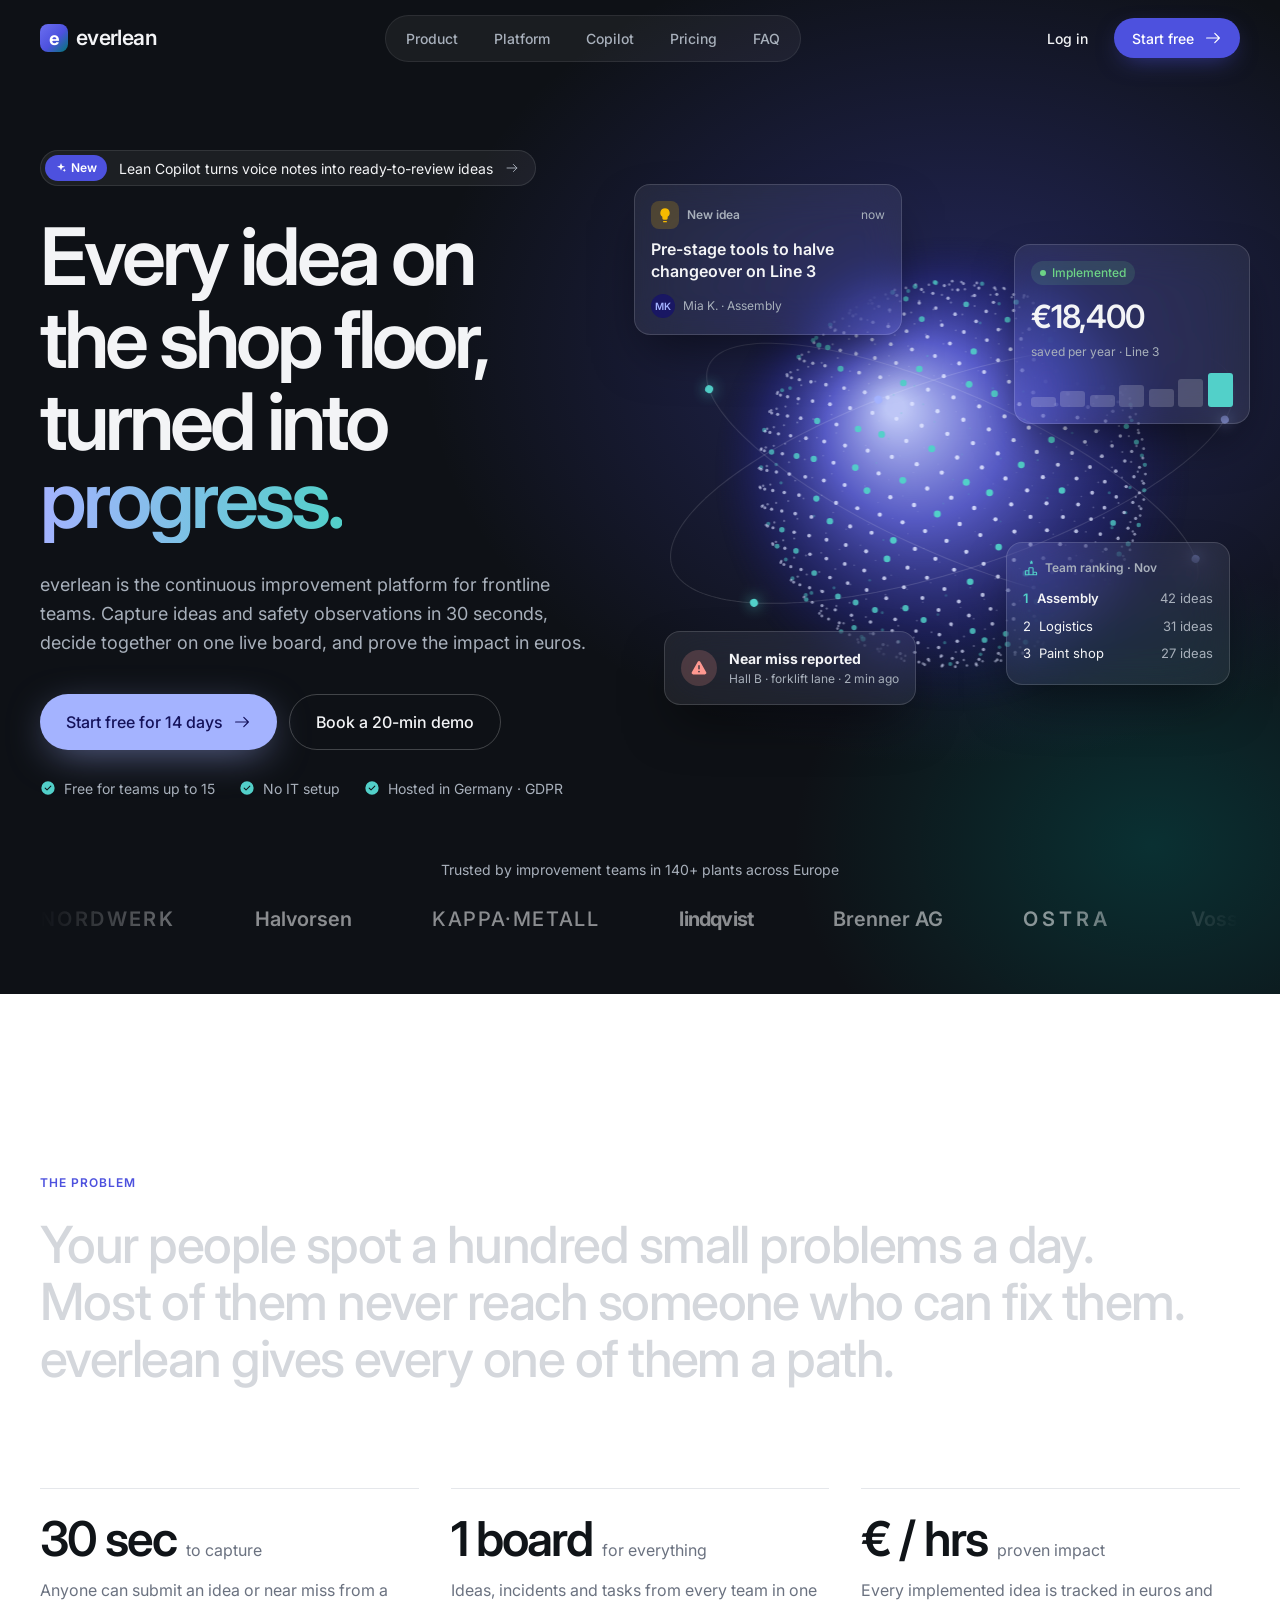
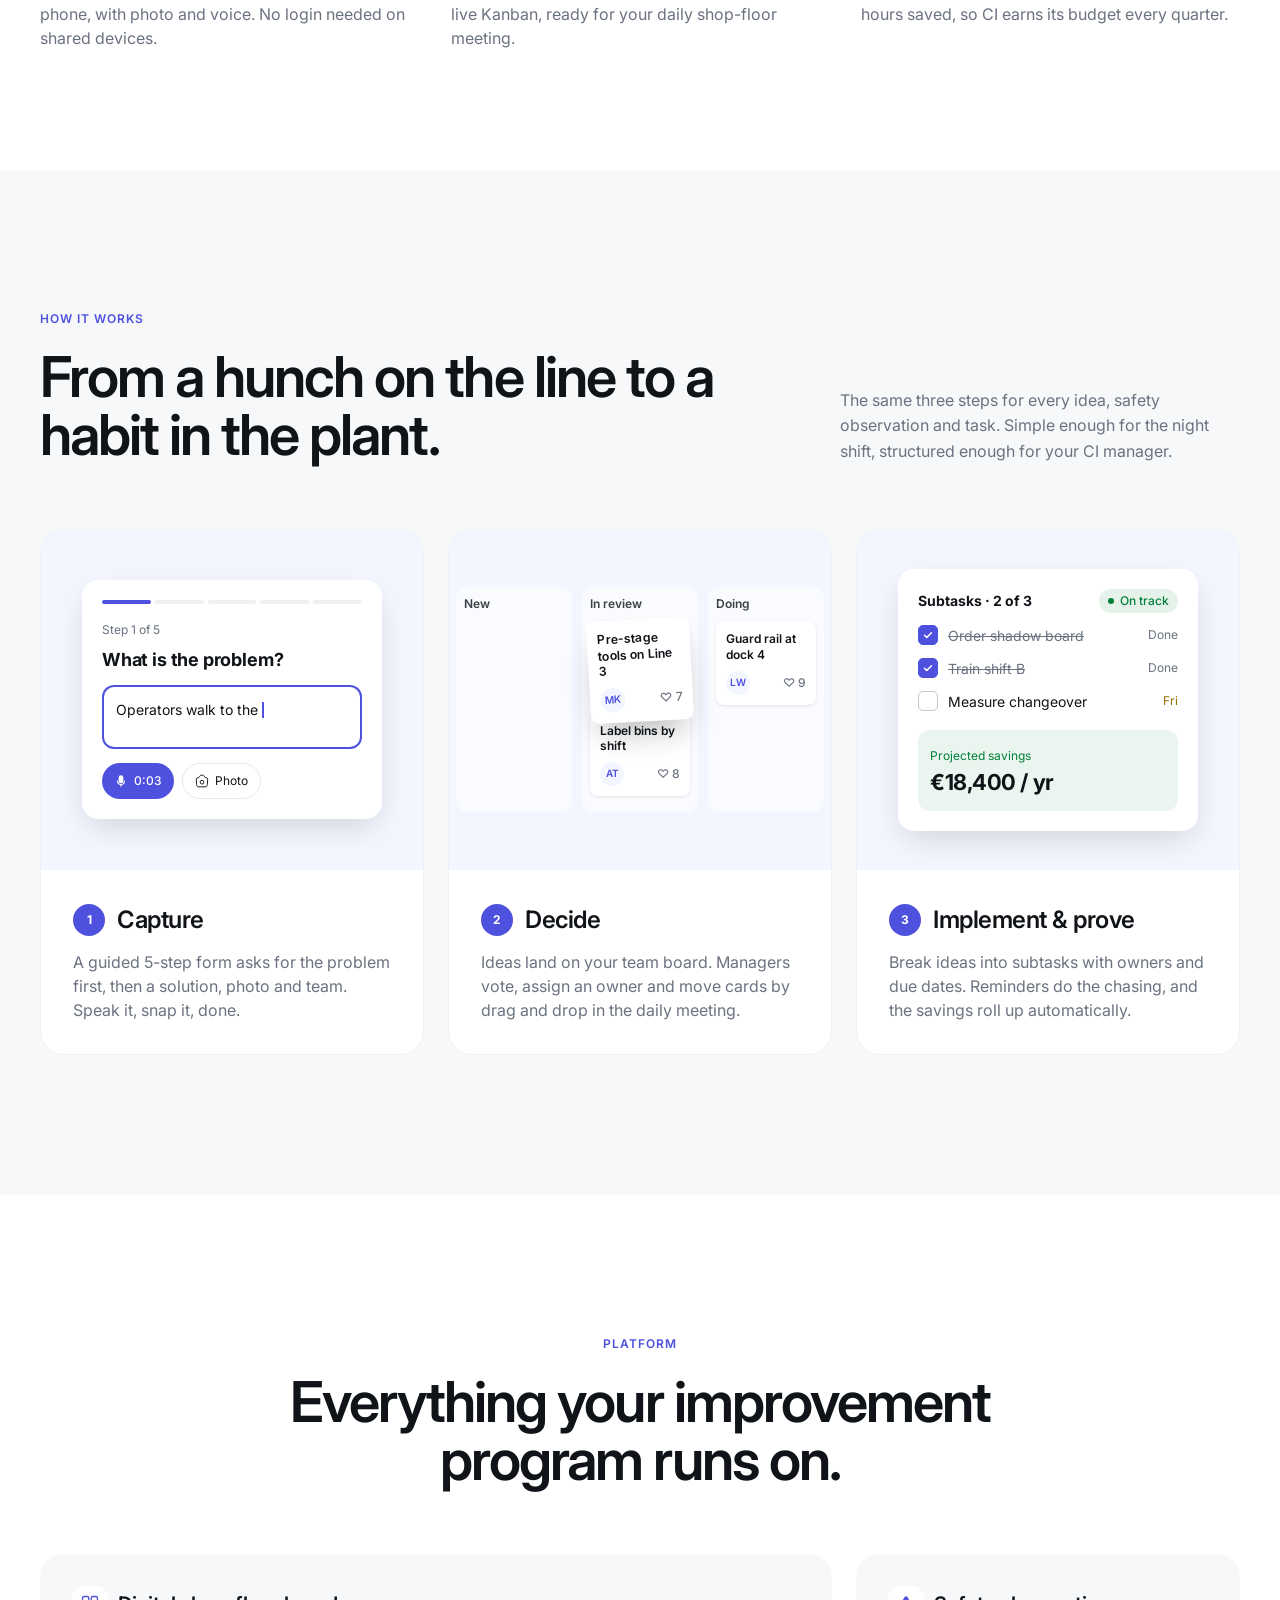
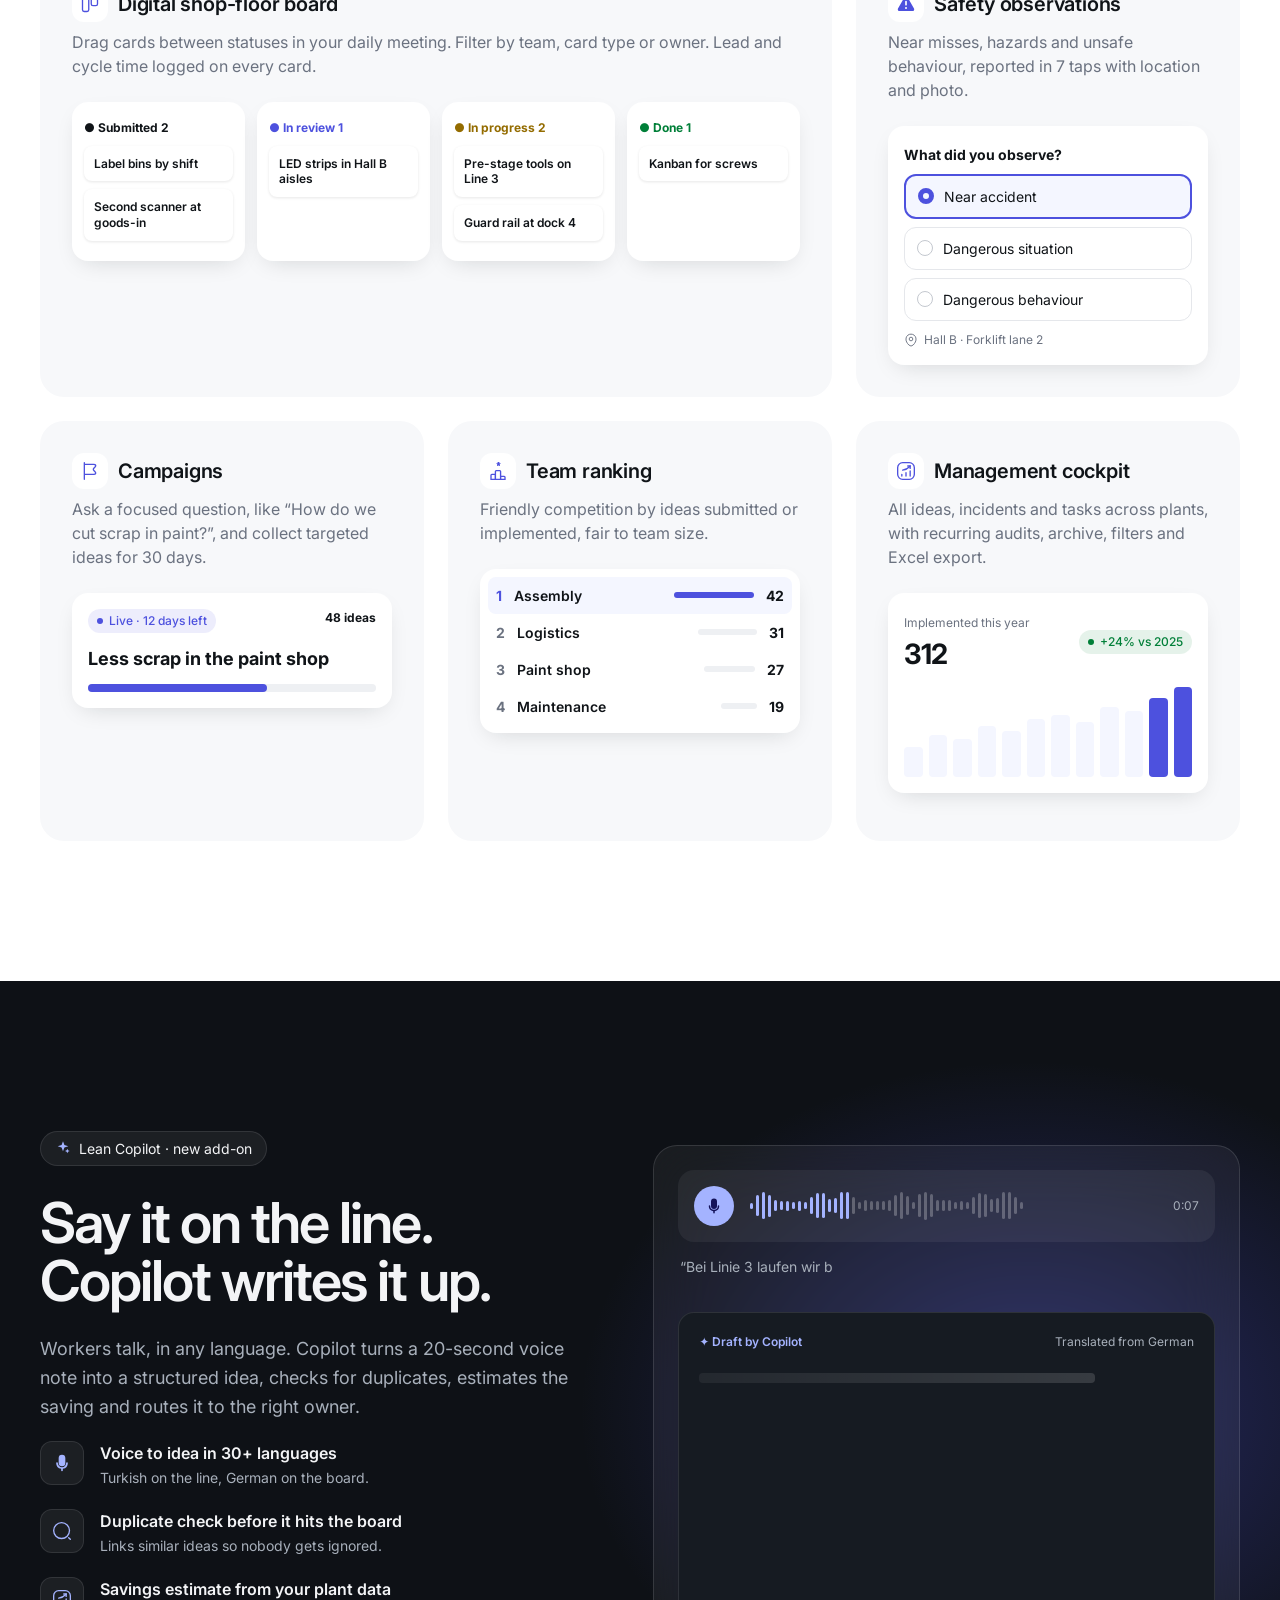
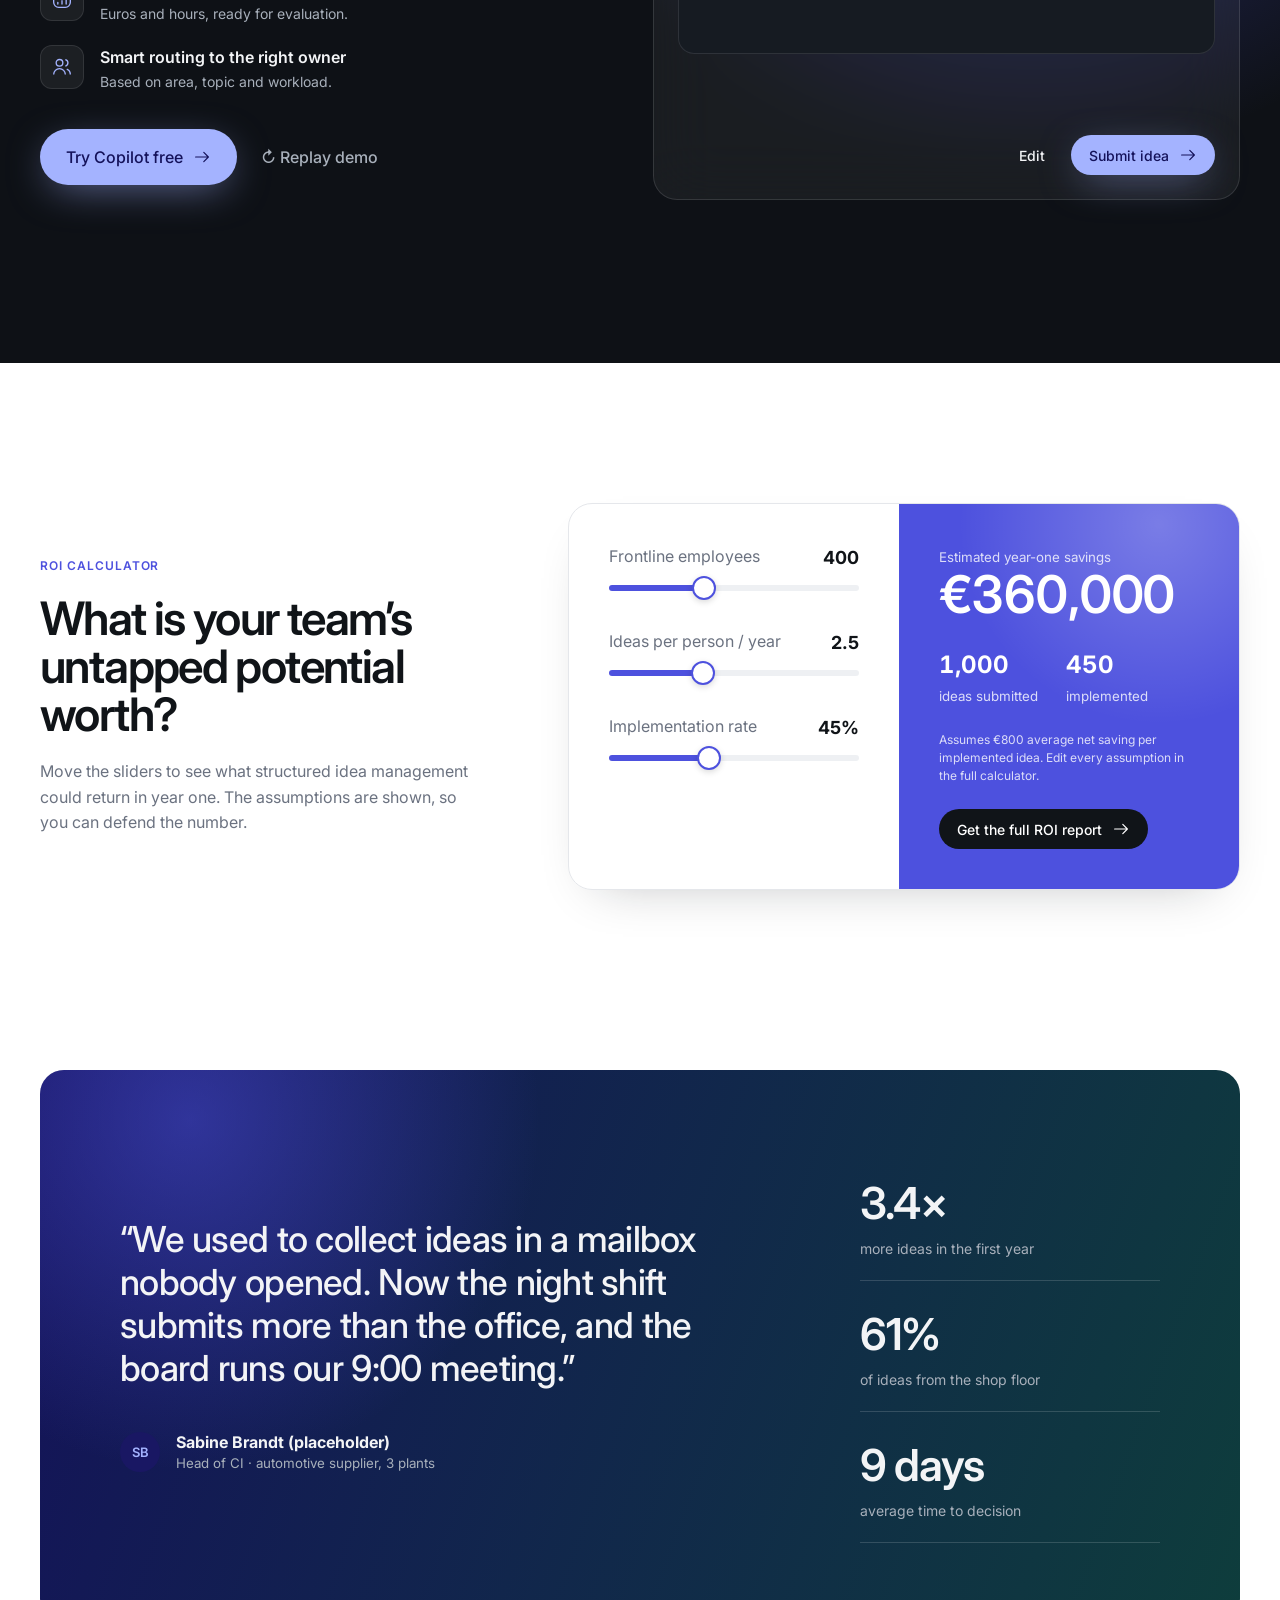
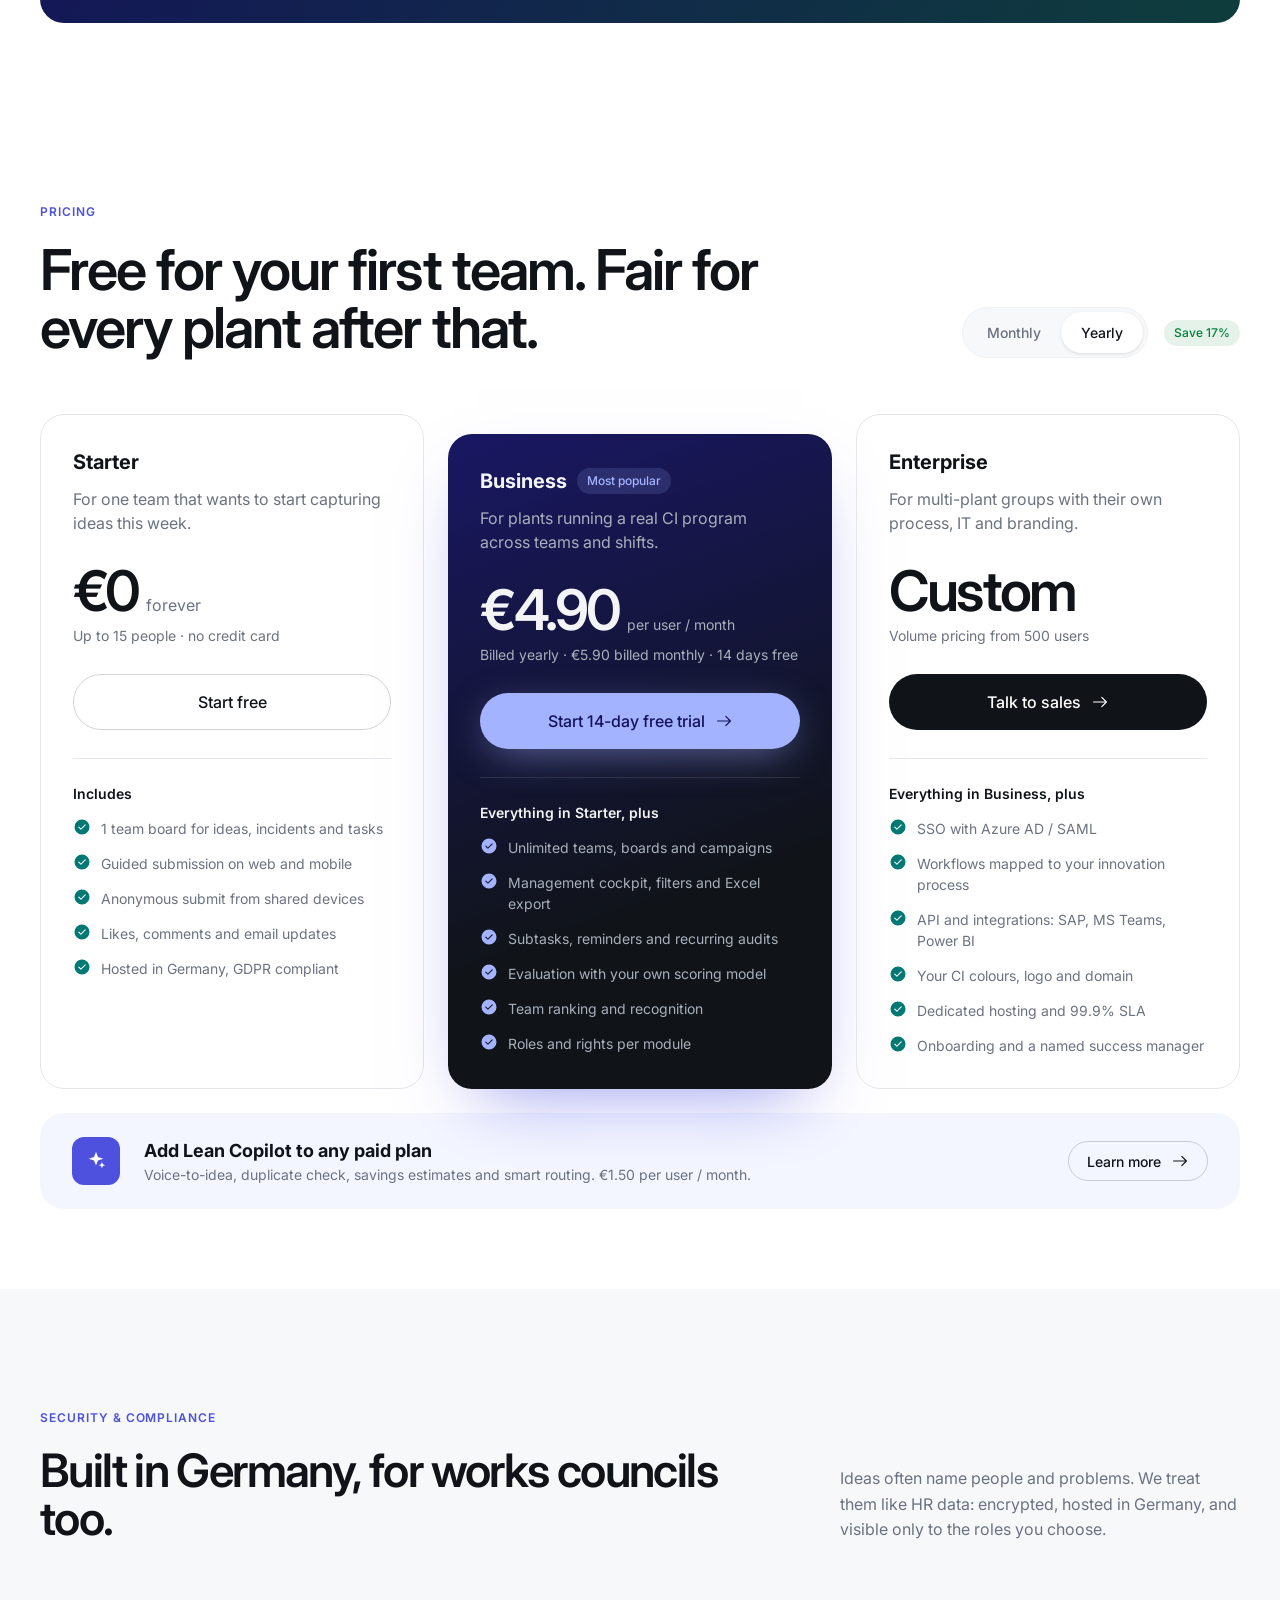
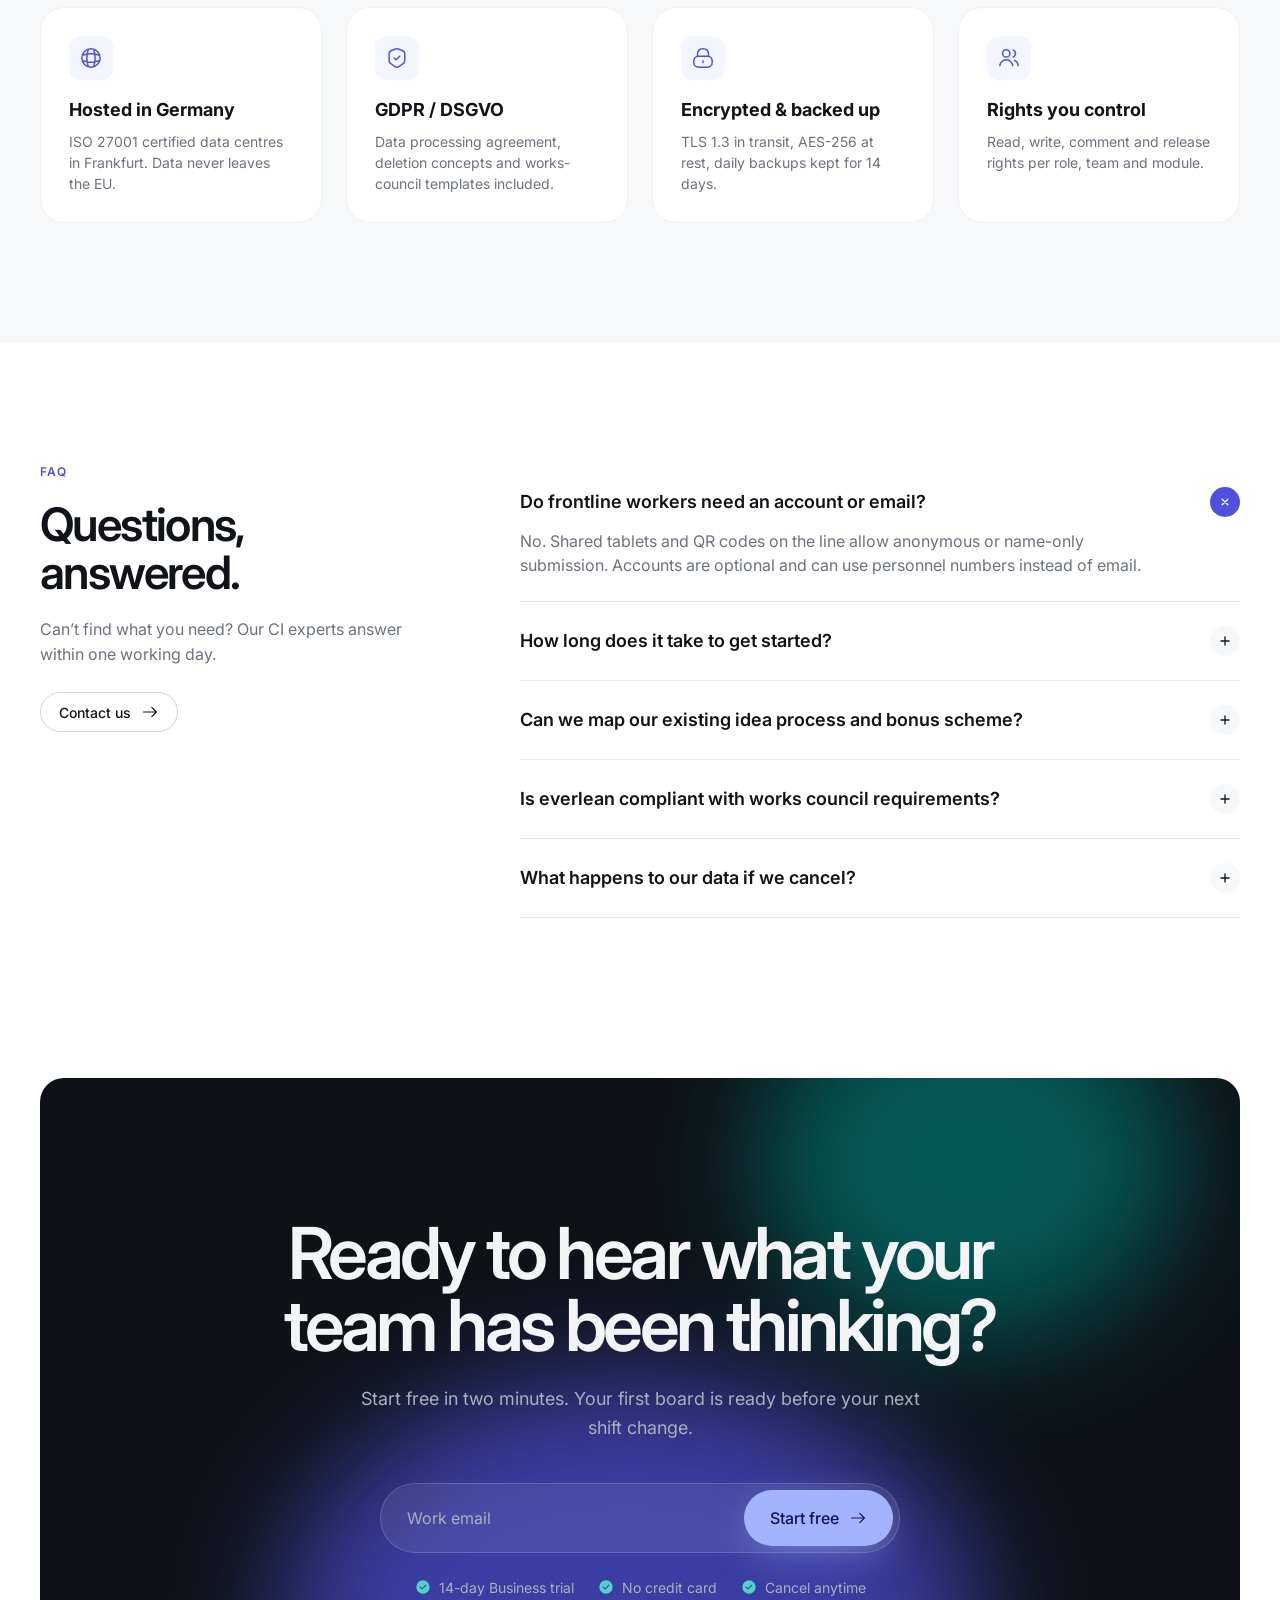
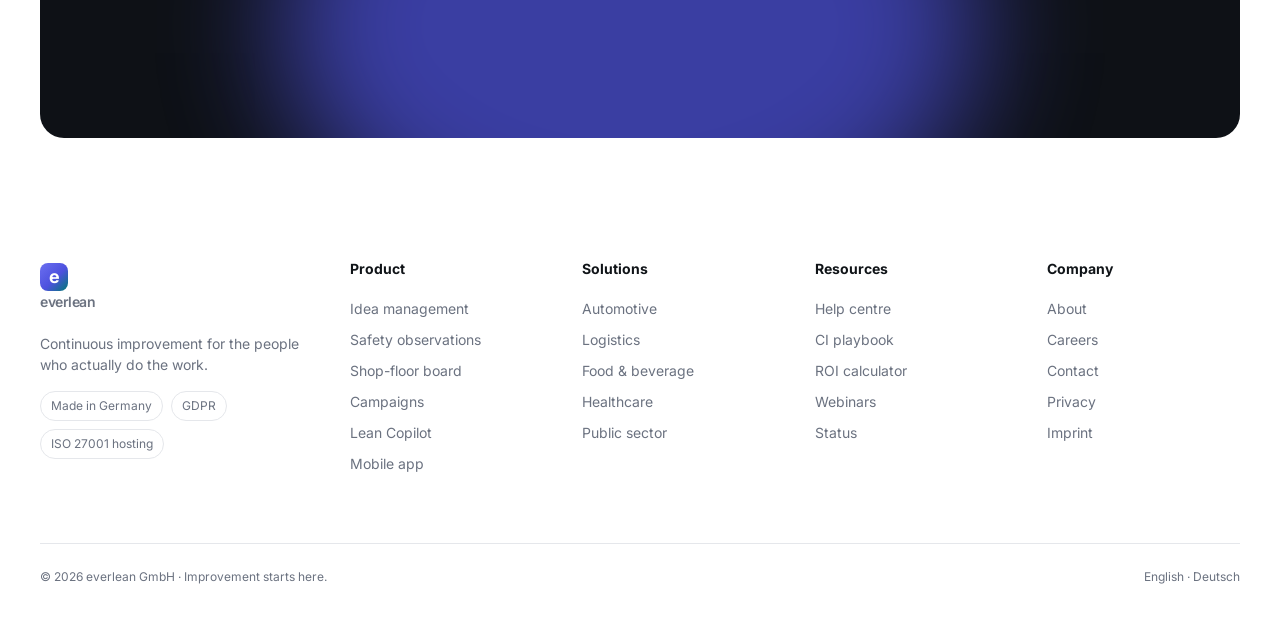
<file: everlean/landing.html>
<!DOCTYPE html>
<html lang="en">
<head>
<meta charset="utf-8">
<meta name="robots" content="noindex">
<meta name="viewport" content="width=device-width, initial-scale=1">
<title>everlean · Every idea on the shop floor, turned into progress</title>
<meta name="description" content="everlean is the continuous improvement platform for frontline teams. Capture ideas and safety observations in 30 seconds, decide on one live board, prove the impact.">
<link rel="preconnect" href="https://fonts.googleapis.com">
<link rel="preconnect" href="https://fonts.gstatic.com" crossorigin>
<link href="https://fonts.googleapis.com/css2?family=Inter:wght@400;500;600;700&display=swap" rel="stylesheet">
<style>
/* ============ FDS tokens (from FDS Tokens library) ============ */
:root{
  --primary:#4d51de; --primary-hover:#3f43c9; --primary-dark:#a4b3ff; --primary-subtle:#f4f6ff;
  --secondary:#007974; --secondary-dark:#52d0c9;
  --success:#007f38; --warning:#f6ba00; --error:#c21725; --error-dark:#ff9890;
  --ink:#101418; --ink-2:#3b4047; --ink-3:#6b7280; --line:#e5e7eb; --line-2:#f0f1f3;
  --bg:#ffffff; --bg-subtle:#f7f8fa; --bg-muted:#eef0f3;
  --dark:#0e1116; --dark-2:#161b22; --d-text:#f3f4f6; --d-sub:#a8b0bb; --d-line:rgba(255,255,255,.1);
  --r-md:8px; --r-lg:12px; --r-xl:16px; --r-2xl:24px;
  --ease:cubic-bezier(.2,.7,.1,1); --ease-out:cubic-bezier(.16,1,.3,1);
  --font:'Inter',system-ui,-apple-system,'Segoe UI',sans-serif;
}
*{box-sizing:border-box;margin:0;padding:0}
html{scroll-behavior:smooth;-webkit-font-smoothing:antialiased}
body{font-family:var(--font);color:var(--ink);background:var(--bg);line-height:1.5;overflow-x:hidden}
img,svg,canvas{display:block}
a{color:inherit;text-decoration:none}
button{font:inherit;border:0;background:none;cursor:pointer;color:inherit}
.wrap{max-width:1280px;margin:0 auto;padding:0 40px}
.over{font-size:12px;font-weight:600;letter-spacing:.08em;text-transform:uppercase;color:var(--primary)}
.dark .over{color:var(--primary-dark)}
.h2{font-size:clamp(36px,4.4vw,60px);line-height:1.04;letter-spacing:-.035em;font-weight:600}
.lead{font-size:18px;line-height:1.6;color:var(--ink-3)}
.dark{background:var(--dark);color:var(--d-text)} .dark .lead{color:var(--d-sub)}

/* ============ Buttons ============ */
.btn{--h:56px;display:inline-flex;align-items:center;gap:10px;height:var(--h);padding:0 26px;border-radius:999px;font-weight:500;font-size:16px;position:relative;transition:transform .4s var(--ease-out),background .2s,box-shadow .3s;white-space:nowrap;will-change:transform}
.btn svg{width:18px;height:18px;transition:transform .35s var(--ease-out)}
.btn:hover svg{transform:translateX(4px)}
.btn-primary{background:var(--primary);color:#fff;box-shadow:0 8px 24px -8px rgba(77,81,222,.6)}
.btn-primary:hover{background:var(--primary-hover)}
.dark .btn-primary{background:var(--primary-dark);color:#14125a;box-shadow:0 10px 40px -10px rgba(164,179,255,.6)}
.dark .btn-primary:hover{background:#c0cbff}
.btn-secondary{border:1px solid rgba(16,20,24,.18)}
.btn-secondary:hover{background:var(--bg-subtle)}
.dark .btn-secondary{border-color:rgba(255,255,255,.22)} .dark .btn-secondary:hover{background:rgba(255,255,255,.06)}
.btn-ghost{padding:0 12px}
.btn-contrast{background:var(--ink);color:#fff} .btn-contrast:hover{background:#000}
.btn-sm{--h:40px;padding:0 18px;font-size:14px}
.btn:focus-visible,.seg button:focus-visible,summary:focus-visible,input:focus-visible{outline:2px solid var(--primary);outline-offset:3px}

/* ============ Cursor glow ============ */
.cursor{position:fixed;left:0;top:0;width:420px;height:420px;border-radius:50%;pointer-events:none;z-index:1;background:radial-gradient(circle,rgba(77,81,222,.18),transparent 60%);transform:translate(-50%,-50%);opacity:0;transition:opacity .4s}

/* ============ Nav ============ */
.nav{position:fixed;inset:0 0 auto;z-index:50;transition:background .3s,backdrop-filter .3s,border-color .3s;border-bottom:1px solid transparent}
.nav.scrolled{background:rgba(14,17,22,.72);backdrop-filter:blur(16px) saturate(1.4);border-color:var(--d-line)}
.nav.light{background:rgba(255,255,255,.8);border-color:var(--line);color:var(--ink)}
.nav .wrap{display:flex;align-items:center;justify-content:space-between;height:76px;color:var(--d-text)}
.nav.light .wrap{color:var(--ink)}
.logo{display:flex;align-items:center;gap:8px;font-weight:600;font-size:21px;letter-spacing:-.03em}
.logo i{width:28px;height:28px;border-radius:8px;background:linear-gradient(135deg,#6b6ff0,#4d51de 55%,#007974);display:grid;place-items:center;font-style:normal;color:#fff;font-size:18px;font-weight:700;letter-spacing:-.04em}
.links{display:flex;gap:4px;padding:4px;border-radius:999px;background:rgba(255,255,255,.05);border:1px solid rgba(255,255,255,.08)}
.nav.light .links{background:var(--bg-subtle);border-color:var(--line)}
.links a{padding:8px 16px;border-radius:999px;font-size:14px;font-weight:500;color:var(--d-sub);transition:color .2s,background .2s}
.nav.light .links a{color:var(--ink-3)}
.links a:hover{color:inherit;background:rgba(255,255,255,.08)} .nav.light .links a:hover{background:#fff;color:var(--ink)}
.nav-cta{display:flex;gap:8px;align-items:center}
.nav .btn-ghost{color:inherit;font-size:14px}

/* ============ Hero ============ */
.hero{position:relative;min-height:100vh;padding:150px 0 60px;overflow:hidden}
.hero::before{content:"";position:absolute;inset:0;background:radial-gradient(60% 60% at 75% 35%,rgba(77,81,222,.35),transparent 70%),radial-gradient(40% 40% at 90% 85%,rgba(0,121,116,.3),transparent 70%);pointer-events:none}
.hero-grid{position:relative;display:grid;grid-template-columns:1.05fr 1fr;align-items:center;gap:20px;min-height:640px}
.pill{display:inline-flex;align-items:center;gap:12px;padding:4px 16px 4px 4px;border-radius:999px;background:rgba(255,255,255,.06);border:1px solid rgba(255,255,255,.1);font-size:14px;color:var(--d-text);transition:background .2s}
.pill:hover{background:rgba(255,255,255,.1)}
.pill b{display:inline-flex;gap:4px;align-items:center;background:var(--primary);color:#fff;font-size:12px;font-weight:600;padding:4px 10px;border-radius:999px}
.hero h1{font-size:clamp(48px,6.2vw,88px);line-height:.98;letter-spacing:-.05em;font-weight:600;margin:32px 0 28px}
.hero h1 .ln{display:block;overflow:hidden;padding-bottom:.06em}
.hero h1 .ln span{display:inline-block;transform:translateY(110%);transition:transform 1.1s var(--ease-out)}
.loaded .hero h1 .ln span{transform:none}
.hero h1 .ln:nth-child(2) span{transition-delay:.08s} .hero h1 .ln:nth-child(3) span{transition-delay:.16s}
.grad{background:linear-gradient(90deg,#a4b3ff,#52d0c9,#a4b3ff);background-size:200% 100%;-webkit-background-clip:text;background-clip:text;color:transparent;animation:shift 6s linear infinite}
@keyframes shift{to{background-position:-200% 0}}
.hero .lead{max-width:560px}
.cta-row{display:flex;gap:12px;margin:36px 0 28px;flex-wrap:wrap}
.reassure{display:flex;gap:24px;flex-wrap:wrap;font-size:14px;color:var(--d-sub)}
.reassure span{display:flex;gap:8px;align-items:center}
.reassure svg{width:16px;height:16px;color:var(--secondary-dark)}
.fade-up{opacity:0;transform:translateY(24px);transition:opacity .9s var(--ease-out),transform .9s var(--ease-out)}
.loaded .fade-up{opacity:1;transform:none}
.d1{transition-delay:.25s!important}.d2{transition-delay:.35s!important}.d3{transition-delay:.45s!important}.d4{transition-delay:.55s!important}

.stage{position:relative;height:640px}
#orb{position:absolute;inset:-40px;width:calc(100% + 80px);height:calc(100% + 80px);cursor:grab}
.glass{position:absolute;padding:16px;border-radius:16px;background:rgba(255,255,255,.07);border:1px solid rgba(255,255,255,.14);backdrop-filter:blur(20px) saturate(1.3);-webkit-backdrop-filter:blur(20px) saturate(1.3);box-shadow:0 24px 50px -12px rgba(0,0,0,.5);color:var(--d-text);font-size:13px;transition:transform .25s linear;will-change:transform;pointer-events:none}
.glass .meta{display:flex;justify-content:space-between;align-items:center;color:var(--d-sub);font-size:12px;font-weight:600}
.glass .row{display:flex;gap:8px;align-items:center}
.chip-ic{width:28px;height:28px;border-radius:8px;display:grid;place-items:center}
.av{width:24px;height:24px;border-radius:50%;display:grid;place-items:center;background:#191763;color:#a4b3ff;font-size:10px;font-weight:600;flex:none}
.tag{display:inline-flex;align-items:center;gap:6px;font-size:12px;font-weight:500;padding:3px 9px;border-radius:999px}
.tag::before{content:"";width:6px;height:6px;border-radius:50%;background:currentColor}
.t-success{color:#6dd386;background:rgba(109,211,134,.14)} .t-primary{color:var(--primary);background:rgba(77,81,222,.1)} .t-warn{color:#946c00;background:rgba(246,186,0,.16)} .t-err{color:var(--error);background:rgba(194,23,37,.1)}
.c1{left:-30px;top:30px;width:268px}.c2{right:-10px;top:90px;width:236px}.c3{left:0;bottom:90px;width:252px}.c4{right:10px;bottom:110px;width:224px}
.c2 .big{font-size:32px;font-weight:600;letter-spacing:-.03em;margin:8px 0 2px}
.spark{display:flex;gap:4px;align-items:flex-end;height:36px;margin-top:10px}
.spark i{flex:1;border-radius:3px;background:rgba(255,255,255,.18);height:var(--h);transform-origin:bottom;animation:grow 1.4s var(--ease-out) both}
.spark i:last-child{background:var(--secondary-dark)}
@keyframes grow{from{transform:scaleY(0)}}
.rank-row{display:flex;justify-content:space-between;padding:4px 0}
.rank-row b{font-weight:600}

.logos{position:relative;margin-top:60px;text-align:center;color:var(--d-sub);font-size:14px}
.marquee{overflow:hidden;margin-top:24px;-webkit-mask:linear-gradient(90deg,transparent,#000 15%,#000 85%,transparent);mask:linear-gradient(90deg,transparent,#000 15%,#000 85%,transparent)}
.track{display:flex;gap:80px;width:max-content;animation:marq 32s linear infinite}
.track span{font-size:20px;color:rgba(243,244,246,.55);font-weight:600;white-space:nowrap}
@keyframes marq{to{transform:translateX(-50%)}}

/* ============ Statement (scroll-linked words) ============ */
.statement{padding:180px 0 120px}
.statement p.big{font-size:clamp(32px,4vw,58px);line-height:1.12;letter-spacing:-.03em;font-weight:500;margin-top:24px;max-width:1150px}
.statement p.big .w{color:#d4d7dc;transition:color .3s}
.statement p.big .w.on{color:var(--ink)}
.stats{display:grid;grid-template-columns:repeat(3,1fr);gap:32px;margin-top:100px}
.stat{border-top:1px solid var(--line);padding-top:24px}
.stat .n{font-size:48px;font-weight:600;letter-spacing:-.04em;line-height:1.1}
.stat .n small{font-size:16px;font-weight:400;color:var(--ink-3);letter-spacing:0;margin-left:10px}
.stat p{color:var(--ink-3);margin-top:12px}

/* reveal on scroll */
.rv{opacity:0;transform:translateY(40px);transition:opacity 1s var(--ease-out),transform 1s var(--ease-out)}
.rv.in{opacity:1;transform:none}

/* ============ How it works ============ */
.how{background:var(--bg-subtle);padding:140px 0}
.sec-head{display:flex;justify-content:space-between;align-items:flex-end;gap:40px;margin-bottom:64px}
.sec-head .h2{max-width:680px;margin-top:20px}
.sec-head .side{max-width:400px}
.steps{display:grid;grid-template-columns:repeat(3,1fr);gap:24px}
.step{background:#fff;border:1px solid var(--line-2);border-radius:var(--r-2xl);overflow:hidden;transition:transform .5s var(--ease-out),box-shadow .5s}
.step:hover{transform:translateY(-6px);box-shadow:0 30px 60px -30px rgba(16,20,24,.25)}
.step .vis{height:340px;background:var(--primary-subtle);display:grid;place-items:center;position:relative;overflow:hidden}
.step .txt{padding:32px}
.step h3{display:flex;align-items:center;gap:12px;font-size:24px;letter-spacing:-.02em;font-weight:600}
.step h3 b{width:32px;height:32px;border-radius:50%;background:var(--primary);color:#fff;font-size:12px;display:grid;place-items:center}
.step p{color:var(--ink-3);margin-top:12px}
.mini{background:#fff;border-radius:16px;box-shadow:0 12px 32px -8px rgba(16,20,24,.18);padding:20px;width:300px}
.prog{display:flex;gap:4px;margin-bottom:12px}.prog i{flex:1;height:4px;border-radius:2px;background:var(--bg-muted)}.prog i.on{background:var(--primary)}
.mini h5{font-size:18px;letter-spacing:-.01em;margin:6px 0 12px}
.ta{border:2px solid var(--primary);border-radius:12px;padding:12px;font-size:14px;min-height:64px}
.ta .caret{display:inline-block;width:2px;height:16px;background:var(--primary);vertical-align:-3px;animation:blink 1s steps(1) infinite}
@keyframes blink{50%{opacity:0}}
.tools{display:flex;gap:8px;margin-top:14px}
.mic{display:flex;gap:6px;align-items:center;background:var(--primary);color:#fff;font-size:12px;font-weight:500;padding:8px 12px;border-radius:999px;position:relative}
.mic::after{content:"";position:absolute;inset:0;border-radius:999px;box-shadow:0 0 0 0 rgba(77,81,222,.5);animation:ping 1.6s infinite}
@keyframes ping{to{box-shadow:0 0 0 12px rgba(77,81,222,0)}}
.ghostbtn{display:flex;gap:6px;align-items:center;border:1px solid var(--line);font-size:12px;padding:8px 12px;border-radius:999px}
.board{display:flex;gap:10px;position:relative}
.col{width:116px;background:rgba(255,255,255,.6);border-radius:12px;padding:8px;min-height:220px}
.col h6{font-size:12px;color:var(--ink-2);margin-bottom:8px;font-weight:600}
.kc{background:#fff;border-radius:8px;padding:10px;font-size:12px;font-weight:600;box-shadow:0 1px 3px rgba(16,20,24,.1);margin-bottom:8px;line-height:1.3}
.kc .f{display:flex;justify-content:space-between;align-items:center;margin-top:8px;color:var(--ink-3);font-weight:500}
.kc.moving{position:absolute;z-index:3;transition:left 1.2s var(--ease-out),top 1.2s var(--ease-out),transform .3s;box-shadow:0 18px 30px -10px rgba(16,20,24,.3);transform:rotate(-3deg) scale(1.03)}
.task{display:flex;gap:10px;align-items:center;font-size:14px;padding:6px 0}
.cb{width:20px;height:20px;border-radius:5px;border:1.5px solid #c4c8cf;display:grid;place-items:center;transition:background .3s,border-color .3s;flex:none}
.cb svg{width:12px;height:12px;color:#fff;opacity:0;transform:scale(.4);transition:all .3s var(--ease-out)}
.task.done .cb{background:var(--primary);border-color:var(--primary)} .task.done .cb svg{opacity:1;transform:none}
.task.done .tt{color:var(--ink-3);text-decoration:line-through}
.task .tt{flex:1} .task small{color:var(--ink-3);font-size:12px}
.save{margin-top:12px;background:rgba(0,127,56,.08);border-radius:12px;padding:12px}
.save small{color:var(--success);font-size:12px} .save b{display:block;font-size:22px;letter-spacing:-.02em}

/* ============ Bento ============ */
.bento{padding:140px 0}
.center{text-align:center}
.center .h2{margin:20px auto 64px;max-width:820px}
.grid{display:grid;grid-template-columns:repeat(3,1fr);gap:24px}
.tile{background:var(--bg-subtle);border-radius:var(--r-2xl);padding:32px;min-height:420px;position:relative;overflow:hidden;transform-style:preserve-3d;transition:transform .2s linear;display:flex;flex-direction:column;gap:24px}
.tile.wide{grid-column:span 2}
.tile h4{display:flex;gap:10px;align-items:center;font-size:20px;font-weight:600;letter-spacing:-.01em}
.tile h4 i{width:36px;height:36px;border-radius:12px;background:#fff;display:grid;place-items:center;font-style:normal;color:var(--primary)}
.tile h4 i svg{width:20px;height:20px}
.tile p{color:var(--ink-3);margin-top:8px}
.tile .shine{position:absolute;inset:0;pointer-events:none;background:radial-gradient(400px circle at var(--mx,50%) var(--my,50%),rgba(77,81,222,.1),transparent 50%);opacity:0;transition:opacity .3s}
.tile:hover .shine{opacity:1}
.panel{background:#fff;border-radius:16px;padding:16px;box-shadow:0 8px 24px -10px rgba(16,20,24,.18)}
.bars{display:flex;gap:6px;align-items:flex-end;height:90px;margin-top:12px}
.bars i{flex:1;border-radius:4px;background:var(--primary-subtle);transform-origin:bottom;transform:scaleY(0);transition:transform 1s var(--ease-out)}
.bars i.hi{background:var(--primary)}
.in .bars i{transform:none}
.lb{display:flex;align-items:center;gap:12px;padding:8px;border-radius:8px;font-size:14px}
.lb.me{background:var(--primary-subtle)}
.lb .bar{height:6px;border-radius:3px;background:var(--bg-muted);width:0;transition:width 1.2s var(--ease-out)}
.lb.me .bar{background:var(--primary)}
.radio{display:flex;align-items:center;gap:10px;border:1px solid var(--line);border-radius:12px;padding:10px 12px;font-size:14px;margin-top:8px;transition:all .2s;cursor:pointer}
.radio i{width:16px;height:16px;border-radius:50%;border:1.5px solid #c4c8cf;transition:all .2s}
.radio.sel{border:2px solid var(--primary);background:var(--primary-subtle)} .radio.sel i{border:5px solid var(--primary)}

/* ============ Copilot ============ */
.copilot{padding:150px 0;position:relative;overflow:hidden}
.copilot::before{content:"";position:absolute;width:900px;height:700px;right:-200px;top:80px;background:radial-gradient(closest-side,rgba(77,81,222,.4),transparent);pointer-events:none}
.cp-grid{display:grid;grid-template-columns:1fr 1.1fr;gap:80px;align-items:center;position:relative}
.feat{display:flex;gap:16px;margin-top:20px}
.feat i{width:44px;height:44px;border-radius:12px;background:rgba(255,255,255,.06);border:1px solid rgba(255,255,255,.1);display:grid;place-items:center;flex:none;color:var(--primary-dark)}
.feat i svg{width:20px;height:20px}
.feat b{display:block;font-weight:600} .feat span{color:var(--d-sub);font-size:14px}
.cp-ui{border-radius:24px;padding:24px;background:rgba(255,255,255,.05);border:1px solid rgba(255,255,255,.12);backdrop-filter:blur(30px)}
.voice{display:flex;gap:16px;align-items:center;padding:16px;border-radius:16px;background:rgba(255,255,255,.06)}
.voice .play{width:40px;height:40px;border-radius:50%;background:var(--primary-dark);display:grid;place-items:center;color:#14125a;flex:none}
.wave{flex:1;display:flex;gap:3px;align-items:center;height:32px}
.wave i{width:3px;border-radius:2px;background:rgba(255,255,255,.25);height:var(--h);transition:background .2s}
.wave i.on{background:var(--primary-dark)}
.wave.live i{animation:wv .9s ease-in-out infinite alternate;animation-delay:var(--d)}
@keyframes wv{to{transform:scaleY(.35)}}
.transcript{font-size:14px;color:var(--d-sub);margin:14px 2px;min-height:42px}
.draft{background:var(--dark-2);border:1px solid var(--d-line);border-radius:16px;padding:20px}
.draft .hd{display:flex;justify-content:space-between;font-size:12px;color:var(--d-sub)} .draft .hd b{color:var(--primary-dark);font-weight:600}
.draft h5{font-size:18px;margin:12px 0}
.fld{display:grid;grid-template-columns:100px 1fr;gap:16px;font-size:14px;padding:6px 0;opacity:0;transform:translateY(8px);transition:all .6s var(--ease-out)}
.fld.show{opacity:1;transform:none}
.fld span{color:var(--d-sub);font-size:12px}
.est{display:grid;grid-template-columns:repeat(3,1fr);gap:12px;margin-top:12px}
.est div{background:rgba(255,255,255,.05);border-radius:12px;padding:12px;font-size:12px;color:var(--d-sub)} .est b{display:block;color:var(--d-text);font-size:16px}
.dup{display:flex;gap:12px;align-items:center;margin-top:16px;padding:14px;border-radius:12px;background:rgba(246,186,0,.12);font-size:14px;opacity:0;transform:translateX(20px);transition:all .6s var(--ease-out)}
.dup.show{opacity:1;transform:none}
.cp-actions{display:flex;justify-content:flex-end;gap:8px;margin-top:16px}
.skeleton{display:inline-block;height:10px;border-radius:4px;background:linear-gradient(90deg,rgba(255,255,255,.06),rgba(255,255,255,.14),rgba(255,255,255,.06));background-size:200% 100%;animation:sk 1.2s linear infinite;width:80%}
@keyframes sk{to{background-position:-200% 0}}

/* ============ ROI ============ */
.roi{padding:140px 0}
.roi-grid{display:grid;grid-template-columns:.8fr 1.2fr;gap:80px;align-items:center}
.roi .h2{font-size:clamp(34px,3.6vw,48px);margin:20px 0}
.calc{display:grid;grid-template-columns:1fr 340px;border:1px solid var(--line);border-radius:24px;overflow:hidden;box-shadow:0 20px 50px -30px rgba(16,20,24,.3)}
.inputs{padding:40px;display:flex;flex-direction:column;gap:32px}
.sl label{display:flex;justify-content:space-between;color:var(--ink-3)} .sl label b{color:var(--ink);font-size:18px}
.sl input{width:100%;margin-top:14px;-webkit-appearance:none;appearance:none;height:6px;border-radius:3px;background:linear-gradient(90deg,var(--primary) var(--p),var(--bg-muted) var(--p));cursor:pointer}
.sl input::-webkit-slider-thumb{-webkit-appearance:none;width:24px;height:24px;border-radius:50%;background:#fff;border:2px solid var(--primary);box-shadow:0 2px 6px rgba(0,0,0,.15);transition:transform .2s}
.sl input::-webkit-slider-thumb:hover{transform:scale(1.15)}
.sl input::-moz-range-thumb{width:20px;height:20px;border-radius:50%;background:#fff;border:2px solid var(--primary)}
.out{background:var(--primary);color:#fff;padding:40px;display:flex;flex-direction:column;justify-content:space-between;gap:24px;position:relative;overflow:hidden}
.out::before{content:"";position:absolute;width:400px;height:400px;right:-120px;top:-180px;background:radial-gradient(closest-side,rgba(255,255,255,.25),transparent)}
.out .money{font-size:52px;font-weight:600;letter-spacing:-.04em;line-height:1.05;font-variant-numeric:tabular-nums}
.out small{opacity:.8}
.out .two{display:flex;gap:28px} .out .two b{display:block;font-size:24px;font-variant-numeric:tabular-nums}

/* ============ Quote ============ */
.quote{padding:40px 0}
.qcard{border-radius:24px;padding:80px;background:linear-gradient(110deg,#14125a,#0e3d3c);color:var(--d-text);display:grid;grid-template-columns:1fr 300px;gap:80px;align-items:center;position:relative;overflow:hidden}
.qcard::before{content:"";position:absolute;width:700px;height:700px;left:-200px;top:-300px;background:radial-gradient(closest-side,rgba(77,81,222,.5),transparent)}
.qcard blockquote{font-size:clamp(26px,2.8vw,40px);line-height:1.2;letter-spacing:-.02em;font-weight:500;position:relative}
.who{display:flex;gap:16px;align-items:center;margin-top:40px;position:relative} .who small{display:block;color:var(--d-sub)}
.who .av{width:40px;height:40px;font-size:13px}
.qstats div{border-bottom:1px solid rgba(255,255,255,.15);padding:20px 0;position:relative} .qstats b{display:block;font-size:44px;letter-spacing:-.03em;font-weight:600} .qstats span{color:var(--d-sub);font-size:14px}

/* ============ Pricing ============ */
.pricing{padding:140px 0 80px}
.p-head{display:flex;justify-content:space-between;align-items:flex-end;gap:40px;margin-bottom:56px}
.p-head .h2{margin-top:20px;max-width:840px}
.toggle{display:flex;gap:16px;align-items:center}
.seg{display:flex;padding:4px;border-radius:999px;background:var(--bg-subtle);border:1px solid var(--line-2);position:relative}
.seg button{position:relative;z-index:1;padding:10px 20px;border-radius:999px;font-size:14px;font-weight:500;color:var(--ink-3);transition:color .3s}
.seg button.on{color:var(--ink)}
.seg .knob{position:absolute;top:4px;bottom:4px;border-radius:999px;background:#fff;box-shadow:0 1px 3px rgba(16,20,24,.12);transition:all .45s var(--ease-out)}
.save-tag{font-size:12px;font-weight:500;color:var(--success);background:rgba(0,127,56,.1);padding:4px 10px;border-radius:999px}
.plans{display:grid;grid-template-columns:repeat(3,1fr);gap:24px}
.plan{border:1px solid var(--line);border-radius:24px;padding:32px;display:flex;flex-direction:column;gap:28px;transition:transform .5s var(--ease-out),box-shadow .5s}
.plan:hover{transform:translateY(-6px);box-shadow:0 30px 60px -30px rgba(16,20,24,.25)}
.plan.feat{background:linear-gradient(160deg,#191763,#101418 70%);color:var(--d-text);border:0;box-shadow:0 30px 70px -30px rgba(77,81,222,.6)}
.plan h4{font-size:20px;display:flex;gap:10px;align-items:center}
.plan h4 em{font-style:normal;font-size:12px;font-weight:500;background:rgba(164,179,255,.15);color:var(--primary-dark);padding:4px 10px;border-radius:999px}
.plan .desc{color:var(--ink-3);margin-top:10px} .plan.feat .desc,.plan.feat .note,.plan.feat li{color:var(--d-sub)}
.price{display:flex;align-items:baseline;gap:8px} .price b{font-size:56px;letter-spacing:-.05em;font-weight:600;line-height:1;display:inline-block} .price span{color:var(--ink-3)} .plan.feat .price span{color:var(--d-sub)}
.price b.roll{animation:roll .5s var(--ease-out)}
@keyframes roll{from{opacity:0;transform:translateY(40%)}}
.note{font-size:14px;color:var(--ink-3);margin-top:6px}
.plan .btn{justify-content:center}
.plan ul{list-style:none;border-top:1px solid var(--line);padding-top:24px;display:flex;flex-direction:column;gap:14px;font-size:14px;color:var(--ink-3)}
.plan.feat ul{border-color:var(--d-line)}
.plan ul strong{color:var(--ink);font-weight:600} .plan.feat ul strong{color:var(--d-text)}
.plan li{display:flex;gap:10px} .plan li svg{width:18px;height:18px;color:var(--secondary);flex:none} .plan.feat li svg{color:var(--primary-dark)}
.addon{margin-top:24px;display:flex;align-items:center;gap:24px;padding:24px 32px;border-radius:24px;background:var(--primary-subtle)}
.addon i{width:48px;height:48px;border-radius:12px;background:var(--primary);display:grid;place-items:center;color:#fff;flex:none}
.addon div{flex:1} .addon b{font-size:18px} .addon p{color:var(--ink-3);font-size:14px}

/* ============ Security / FAQ ============ */
.sec{background:var(--bg-subtle);padding:120px 0}
.sec-cards{display:grid;grid-template-columns:repeat(4,1fr);gap:24px}
.sec-cards div{background:#fff;border:1px solid var(--line-2);border-radius:24px;padding:28px}
.sec-cards i{width:44px;height:44px;border-radius:12px;background:var(--primary-subtle);color:var(--primary);display:grid;place-items:center;margin-bottom:16px}
.sec-cards i svg{width:22px;height:22px}
.sec-cards b{font-size:18px} .sec-cards p{color:var(--ink-3);font-size:14px;margin-top:8px}
.faq{padding:120px 0}
.faq-grid{display:grid;grid-template-columns:400px 1fr;gap:80px}
details{border-bottom:1px solid var(--line);padding:24px 0}
summary{list-style:none;display:flex;justify-content:space-between;align-items:center;gap:16px;font-size:18px;font-weight:600;cursor:pointer}
summary::-webkit-details-marker{display:none}
summary i{width:30px;height:30px;border-radius:50%;background:var(--bg-subtle);display:grid;place-items:center;transition:transform .4s var(--ease-out),background .3s,color .3s;flex:none}
details[open] summary i{transform:rotate(45deg);background:var(--primary);color:#fff}
details p{color:var(--ink-3);padding-top:12px;max-width:640px;animation:fd .5s var(--ease-out)}
@keyframes fd{from{opacity:0;transform:translateY(-6px)}}

/* ============ Final CTA ============ */
.final{padding:40px 0}
.fcard{position:relative;overflow:hidden;border-radius:24px;padding:140px 40px;text-align:center}
.blob{position:absolute;border-radius:50%;filter:blur(60px);opacity:.7;animation:float 14s ease-in-out infinite alternate}
.blob.a{width:700px;height:500px;background:#4d51de;left:20%;top:45%}
.blob.b{width:420px;height:360px;background:#007974;right:5%;top:-15%;animation-duration:18s}
@keyframes float{to{transform:translate(-80px,-40px) scale(1.15)}}
.fcard h2{position:relative;font-size:clamp(40px,5.6vw,80px);line-height:1;letter-spacing:-.05em;font-weight:600}
.fcard .lead{position:relative;margin:24px auto 40px;max-width:560px}
.form{position:relative;display:flex;gap:8px;max-width:520px;margin:0 auto;padding:6px;border-radius:999px;background:rgba(255,255,255,.08);border:1px solid rgba(255,255,255,.16)}
.form input{flex:1;background:none;border:0;color:var(--d-text);font:inherit;padding:0 20px;outline:none}
.form input::placeholder{color:var(--d-sub)}
.fcard .reassure{justify-content:center;margin-top:24px;position:relative}

/* ============ Footer ============ */
footer{padding:80px 0 40px}
.f-top{display:grid;grid-template-columns:1.4fr repeat(4,1fr);gap:40px}
.f-top p{color:var(--ink-3);font-size:14px;margin:16px 0}
.f-top h6{font-size:14px;margin-bottom:14px} .f-top a{display:block;color:var(--ink-3);font-size:14px;padding:5px 0;transition:color .2s} .f-top a:hover{color:var(--ink)}
.badges{display:flex;gap:8px;flex-wrap:wrap} .badges span{font-size:12px;color:var(--ink-3);border:1px solid var(--line);padding:5px 10px;border-radius:999px}
.f-bot{display:flex;justify-content:space-between;margin-top:64px;padding-top:24px;border-top:1px solid var(--line);font-size:12px;color:var(--ink-3)}

/* ============ Responsive ============ */
@media (max-width:1024px){
  .hero-grid,.cp-grid,.roi-grid,.faq-grid,.qcard{grid-template-columns:1fr}
  .stage{height:520px}
  .steps,.plans,.grid{grid-template-columns:1fr} .tile.wide{grid-column:auto}
  .sec-cards{grid-template-columns:1fr 1fr} .f-top{grid-template-columns:1fr 1fr}
  .links{display:none} .sec-head,.p-head{flex-direction:column;align-items:flex-start}
  .calc{grid-template-columns:1fr} .qcard{padding:48px}
}
@media (max-width:640px){
  .wrap{padding:0 20px} .hero{padding-top:120px} .stats{grid-template-columns:1fr}
  .glass.c3,.glass.c4{display:none} .sec-cards{grid-template-columns:1fr}
  .nav .btn-ghost{display:none}
}
@media (prefers-reduced-motion:reduce){
  *,*::before,*::after{animation:none!important;transition:none!important}
  .rv,.fade-up,.hero h1 .ln span{opacity:1!important;transform:none!important}
}
</style>
</head>
<body>
<div class="cursor" aria-hidden="true"></div>

<!-- SVG icon sprite (Iconsax-style, linear) -->
<svg width="0" height="0" style="position:absolute" aria-hidden="true">
  <symbol id="i-arrow" viewBox="0 0 24 24" fill="none" stroke="currentColor" stroke-width="1.6" stroke-linecap="round" stroke-linejoin="round"><path d="M14.4 5.9 20.5 12l-6.1 6.1M3.5 12h16.8"/></symbol>
  <symbol id="i-check" viewBox="0 0 24 24" fill="currentColor"><path d="M12 2a10 10 0 1 0 0 20 10 10 0 0 0 0-20Zm4.8 7.7-5.7 5.7a.75.75 0 0 1-1.06 0L7.2 12.6a.75.75 0 1 1 1.06-1.06l2.3 2.3 5.18-5.18a.75.75 0 0 1 1.06 1.06Z"/></symbol>
  <symbol id="i-tick" viewBox="0 0 24 24" fill="none" stroke="currentColor" stroke-width="3" stroke-linecap="round" stroke-linejoin="round"><path d="m5 12.5 4.5 4.5L19 7.5"/></symbol>
  <symbol id="i-magic" viewBox="0 0 24 24" fill="currentColor"><path d="m12 2 2.1 5.6L20 9.5l-5.9 1.9L12 17l-2.1-5.6L4 9.5l5.9-1.9L12 2Zm6.5 11 1 2.5 2.5 1-2.5 1-1 2.5-1-2.5-2.5-1 2.5-1 1-2.5Z"/></symbol>
  <symbol id="i-lamp" viewBox="0 0 24 24" fill="currentColor"><path d="M12 2a7 7 0 0 0-4 12.74V17a2 2 0 0 0 2 2h4a2 2 0 0 0 2-2v-2.26A7 7 0 0 0 12 2Zm-2 19h4a1 1 0 1 1 0 2h-4a1 1 0 1 1 0-2Z"/></symbol>
  <symbol id="i-warn" viewBox="0 0 24 24" fill="currentColor"><path d="M10.3 3.5 2.4 17.5A2 2 0 0 0 4.1 20.5h15.8a2 2 0 0 0 1.7-3l-7.9-14a2 2 0 0 0-3.4 0ZM12 8a1 1 0 0 1 1 1v4a1 1 0 1 1-2 0V9a1 1 0 0 1 1-1Zm0 7.5a1.2 1.2 0 1 1 0 2.4 1.2 1.2 0 0 1 0-2.4Z"/></symbol>
  <symbol id="i-mic" viewBox="0 0 24 24" fill="currentColor"><path d="M12 2a4 4 0 0 0-4 4v6a4 4 0 0 0 8 0V6a4 4 0 0 0-4-4Zm7 10a1 1 0 1 0-2 0 5 5 0 0 1-10 0 1 1 0 1 0-2 0 7 7 0 0 0 6 6.92V21a1 1 0 1 0 2 0v-2.08A7 7 0 0 0 19 12Z"/></symbol>
  <symbol id="i-cam" viewBox="0 0 24 24" fill="none" stroke="currentColor" stroke-width="1.6"><path d="M6.8 22h10.4c2.8 0 3.9-1.7 4-3.8l.5-8.3A3.7 3.7 0 0 0 18 6c-.6 0-1.2-.4-1.5-.9l-.7-1.5C15.3 2.7 14.2 2 13.4 2h-2.8c-.8 0-1.9.7-2.4 1.6l-.7 1.5C7.2 5.6 6.6 6 6 6a3.7 3.7 0 0 0-3.7 3.9l.5 8.3C2.9 20.3 4 22 6.8 22Z"/><circle cx="12" cy="14" r="3.2"/></symbol>
  <symbol id="i-kanban" viewBox="0 0 24 24" fill="none" stroke="currentColor" stroke-width="1.6"><rect x="3" y="3" width="7.5" height="18" rx="2"/><rect x="13.5" y="3" width="7.5" height="11" rx="2"/></symbol>
  <symbol id="i-flag" viewBox="0 0 24 24" fill="none" stroke="currentColor" stroke-width="1.6" stroke-linecap="round"><path d="M5.2 2v20M5.2 4h11.2c2.7 0 3.3 1.5 1.4 3.4l-1.2 1.2c-.8.8-.8 2.1 0 2.8l1.2 1.2c1.9 1.9 1.2 3.4-1.4 3.4H5.2"/></symbol>
  <symbol id="i-rank" viewBox="0 0 24 24" fill="none" stroke="currentColor" stroke-width="1.6"><path d="M8.7 16H4.6c-.6 0-1 .4-1 1v5h5.1v-6ZM14.1 11.5h-4.2c-.6 0-1 .4-1 1V22h6.2v-9.5c0-.6-.4-1-1-1ZM19.4 18.5h-4.2V22h5.2v-2.5c0-.6-.4-1-1-1Z"/><path d="m12.5 2.1.5 1.1.8.1-.6.6.2.9-.8-.4-.8.4.2-.9-.6-.6.8-.1.5-1.1Z"/></symbol>
  <symbol id="i-chart" viewBox="0 0 24 24" fill="none" stroke="currentColor" stroke-width="1.6" stroke-linecap="round"><path d="M7 18v-2M12 18v-4M17 18v-6M17 6l-.4.5A16 16 0 0 1 8 11"/><path d="M14.1 6H17v2.9"/><rect x="2" y="2" width="20" height="20" rx="6"/></symbol>
  <symbol id="i-search" viewBox="0 0 24 24" fill="none" stroke="currentColor" stroke-width="1.6"><circle cx="11.5" cy="11.5" r="9.5"/><path d="m22 22-2-2" stroke-linecap="round"/></symbol>
  <symbol id="i-people" viewBox="0 0 24 24" fill="none" stroke="currentColor" stroke-width="1.6"><circle cx="9" cy="7" r="4"/><path d="M2 21c0-3.9 3.1-7 7-7s7 3.1 7 7M16 3.1a4 4 0 0 1 0 7.8M22 21c0-3-1.8-5.5-4.3-6.5"/></symbol>
  <symbol id="i-global" viewBox="0 0 24 24" fill="none" stroke="currentColor" stroke-width="1.6"><circle cx="12" cy="12" r="10"/><path d="M8 3h1a28 28 0 0 0 0 18H8M15 3a28 28 0 0 1 0 18M3 16v-1a28 28 0 0 0 18 0v1M3 9a28 28 0 0 1 18 0"/></symbol>
  <symbol id="i-shield" viewBox="0 0 24 24" fill="none" stroke="currentColor" stroke-width="1.6" stroke-linejoin="round"><path d="M10.5 2.2 5.5 4.1C4.4 4.5 3.4 5.9 3.4 7.2v7.4c0 1.2.8 2.7 1.7 3.4l4.3 3.2c1.4 1 3.7 1 5.1 0l4.3-3.2c1-.7 1.7-2.2 1.7-3.4V7.2c0-1.2-1-2.6-2.1-3.1l-5-1.9c-.8-.3-2.2-.3-2.9 0Z"/><path d="m9 12 2 2 4-4" stroke-linecap="round"/></symbol>
  <symbol id="i-lock" viewBox="0 0 24 24" fill="none" stroke="currentColor" stroke-width="1.6" stroke-linecap="round"><path d="M6 10V8c0-3.3 1-6 6-6s6 2.7 6 6v2"/><rect x="2" y="10" width="20" height="12" rx="5"/><path d="M12 15v2"/></symbol>
  <symbol id="i-plus" viewBox="0 0 24 24" fill="none" stroke="currentColor" stroke-width="2" stroke-linecap="round"><path d="M6 12h12M12 6v12"/></symbol>
  <symbol id="i-heart" viewBox="0 0 24 24" fill="none" stroke="currentColor" stroke-width="1.8"><path d="M12.6 20.8c-.3.1-.9.1-1.2 0C8.8 19.9 3 16.2 3 9.9 3 7.1 5.2 4.9 8 4.9c1.6 0 3.1.8 4 2 .9-1.2 2.4-2 4-2 2.8 0 5 2.2 5 5 0 6.3-5.8 10-8.4 10.9Z"/></symbol>
  <symbol id="i-loc" viewBox="0 0 24 24" fill="none" stroke="currentColor" stroke-width="1.6"><circle cx="12" cy="10.3" r="3.1"/><path d="M3.6 8.5c2-8.7 14.8-8.7 16.8 0 1.2 5.1-2 9.4-4.7 12.1a5.2 5.2 0 0 1-7.3 0C5.6 17.9 2.4 13.6 3.6 8.5Z"/></symbol>
</svg>

<!-- NAV -->
<header class="nav" id="nav">
  <div class="wrap">
    <a href="#" class="logo" aria-label="everlean home"><i>e</i>everlean</a>
    <nav class="links" aria-label="Main">
      <a href="#how">Product</a><a href="#platform">Platform</a><a href="#copilot">Copilot</a><a href="#pricing">Pricing</a><a href="#faq">FAQ</a>
    </nav>
    <div class="nav-cta">
      <a href="#" class="btn btn-ghost btn-sm">Log in</a>
      <a href="#pricing" class="btn btn-primary btn-sm magnetic">Start free <svg><use href="#i-arrow"/></svg></a>
    </div>
  </div>
</header>

<main>
<!-- 01 HERO -->
<section class="hero dark" id="top">
  <div class="wrap">
    <div class="hero-grid">
      <div>
        <a href="#copilot" class="pill fade-up"><b><svg width="12" height="12"><use href="#i-magic"/></svg>New</b>Lean Copilot turns voice notes into ready-to-review ideas <svg width="14" height="14" style="color:var(--d-sub)"><use href="#i-arrow"/></svg></a>
        <h1 aria-label="Every idea on the shop floor, turned into progress.">
          <span class="ln"><span>Every idea on</span></span>
          <span class="ln"><span>the shop floor,</span></span>
          <span class="ln"><span>turned into <em class="grad" style="font-style:normal">progress.</em></span></span>
        </h1>
        <p class="lead fade-up d1">everlean is the continuous improvement platform for frontline teams. Capture ideas and safety observations in 30 seconds, decide together on one live board, and prove the impact in euros.</p>
        <div class="cta-row fade-up d2">
          <a href="#pricing" class="btn btn-primary magnetic">Start free for 14 days <svg><use href="#i-arrow"/></svg></a>
          <a href="#how" class="btn btn-secondary magnetic">Book a 20-min demo</a>
        </div>
        <div class="reassure fade-up d3">
          <span><svg><use href="#i-check"/></svg>Free for teams up to 15</span>
          <span><svg><use href="#i-check"/></svg>No IT setup</span>
          <span><svg><use href="#i-check"/></svg>Hosted in Germany · GDPR</span>
        </div>
      </div>
      <div class="stage fade-up d2" id="stage">
        <canvas id="orb" aria-label="Interactive orb of ideas. Move your mouse to rotate it." role="img"></canvas>
        <div class="glass c1" data-depth="28">
          <div class="meta"><span class="row"><span class="chip-ic" style="background:rgba(246,186,0,.2);color:#f6ba00"><svg width="16" height="16"><use href="#i-lamp"/></svg></span>New idea</span><span style="font-weight:400">now</span></div>
          <p style="font-size:16px;font-weight:600;margin:10px 0 12px;line-height:1.35">Pre-stage tools to halve changeover on Line 3</p>
          <div class="row" style="color:var(--d-sub);font-size:12px"><span class="av">MK</span>Mia K. · Assembly</div>
        </div>
        <div class="glass c2" data-depth="-36">
          <span class="tag t-success">Implemented</span>
          <div class="big" data-count="18400" data-prefix="€">€0</div>
          <div style="color:var(--d-sub);font-size:12px">saved per year · Line 3</div>
          <div class="spark"><i style="--h:10px"></i><i style="--h:16px"></i><i style="--h:12px"></i><i style="--h:22px"></i><i style="--h:18px"></i><i style="--h:28px"></i><i style="--h:34px"></i></div>
        </div>
        <div class="glass c3" data-depth="40">
          <div class="row" style="gap:12px"><span class="chip-ic" style="width:36px;height:36px;border-radius:50%;background:rgba(255,152,144,.2);color:#ff9890"><svg width="18" height="18"><use href="#i-warn"/></svg></span><div><b style="font-size:14px">Near miss reported</b><div style="color:var(--d-sub);font-size:12px">Hall B · forklift lane · 2 min ago</div></div></div>
        </div>
        <div class="glass c4" data-depth="-24">
          <div class="meta" style="margin-bottom:8px"><span class="row" style="gap:6px"><svg width="16" height="16" style="color:#52d0c9"><use href="#i-rank"/></svg>Team ranking · Nov</span></div>
          <div class="rank-row"><span><b style="color:#52d0c9">1</b>&nbsp; <b>Assembly</b></span><span style="color:var(--d-sub)">42 ideas</span></div>
          <div class="rank-row"><span>2&nbsp; Logistics</span><span style="color:var(--d-sub)">31 ideas</span></div>
          <div class="rank-row"><span>3&nbsp; Paint shop</span><span style="color:var(--d-sub)">27 ideas</span></div>
        </div>
      </div>
    </div>
    <div class="logos fade-up d4">
      Trusted by improvement teams in 140+ plants across Europe
      <div class="marquee"><div class="track" id="track">
        <span style="letter-spacing:.12em">NORDWERK</span><span>Halvorsen</span><span style="letter-spacing:.08em;font-weight:500">KAPPA·METALL</span><span style="letter-spacing:-.04em;font-weight:700">lindqvist</span><span>Brenner AG</span><span style="letter-spacing:.2em">OSTRA</span><span>Vossberg</span><span style="letter-spacing:.1em">ALTEC</span>
      </div></div>
    </div>
  </div>
</section>

<!-- 02 STATEMENT -->
<section class="statement" id="statement">
  <div class="wrap">
    <div class="over">The problem</div>
    <p class="big" id="words">Your people spot a hundred small problems a day. Most of them never reach someone who can fix them. everlean gives every one of them a path.</p>
    <div class="stats">
      <div class="stat rv"><div class="n">30 sec<small>to capture</small></div><p>Anyone can submit an idea or near miss from a phone, with photo and voice. No login needed on shared devices.</p></div>
      <div class="stat rv" style="transition-delay:.1s"><div class="n">1 board<small>for everything</small></div><p>Ideas, incidents and tasks from every team in one live Kanban, ready for your daily shop-floor meeting.</p></div>
      <div class="stat rv" style="transition-delay:.2s"><div class="n">€ / hrs<small>proven impact</small></div><p>Every implemented idea is tracked in euros and hours saved, so CI earns its budget every quarter.</p></div>
    </div>
  </div>
</section>

<!-- 03 HOW IT WORKS -->
<section class="how" id="how">
  <div class="wrap">
    <div class="sec-head">
      <div><div class="over">How it works</div><h2 class="h2">From a hunch on the line to a habit in the plant.</h2></div>
      <div class="side"><p class="lead" style="font-size:16px">The same three steps for every idea, safety observation and task. Simple enough for the night shift, structured enough for your CI manager.</p></div>
    </div>
    <div class="steps">
      <article class="step rv">
        <div class="vis"><div class="mini">
          <div class="prog"><i class="on"></i><i></i><i></i><i></i><i></i></div>
          <small style="color:var(--ink-3);font-size:12px">Step 1 of 5</small>
          <h5>What is the problem?</h5>
          <div class="ta"><span id="type"></span><span class="caret"></span></div>
          <div class="tools"><span class="mic"><svg width="14" height="14"><use href="#i-mic"/></svg><span id="mictime">0:00</span></span><span class="ghostbtn"><svg width="14" height="14"><use href="#i-cam"/></svg>Photo</span></div>
        </div></div>
        <div class="txt"><h3><b>1</b>Capture</h3><p>A guided 5-step form asks for the problem first, then a solution, photo and team. Speak it, snap it, done.</p></div>
      </article>
      <article class="step rv" style="transition-delay:.1s">
        <div class="vis"><div class="board" id="miniboard">
          <div class="col"><h6>New</h6><div class="kc" data-move>Pre-stage tools on Line 3<div class="f"><span class="av" style="background:var(--primary-subtle);color:var(--primary)">MK</span>♡ 7</div></div></div>
          <div class="col"><h6>In review</h6><div class="kc">LED in Hall B aisles<div class="f"><span class="av" style="background:var(--primary-subtle);color:var(--primary)">JS</span>♡ 9</div></div><div class="kc">Label bins by shift<div class="f"><span class="av" style="background:var(--primary-subtle);color:var(--primary)">AT</span>♡ 8</div></div></div>
          <div class="col"><h6>Doing</h6><div class="kc">Guard rail at dock 4<div class="f"><span class="av" style="background:var(--primary-subtle);color:var(--primary)">LW</span>♡ 9</div></div></div>
        </div></div>
        <div class="txt"><h3><b>2</b>Decide</h3><p>Ideas land on your team board. Managers vote, assign an owner and move cards by drag and drop in the daily meeting.</p></div>
      </article>
      <article class="step rv" style="transition-delay:.2s">
        <div class="vis"><div class="mini" id="tasks">
          <div style="display:flex;justify-content:space-between;align-items:center;margin-bottom:6px"><b style="font-size:14px">Subtasks · <span id="tdone">0</span> of 3</b><span class="tag t-success" style="color:var(--success);background:rgba(0,127,56,.1)">On track</span></div>
          <div class="task"><span class="cb"><svg><use href="#i-tick"/></svg></span><span class="tt">Order shadow board</span><small>Done</small></div>
          <div class="task"><span class="cb"><svg><use href="#i-tick"/></svg></span><span class="tt">Train shift B</span><small>Done</small></div>
          <div class="task"><span class="cb"><svg><use href="#i-tick"/></svg></span><span class="tt">Measure changeover</span><small style="color:#946c00">Fri</small></div>
          <div class="save"><small>Projected savings</small><b data-count="18400" data-prefix="€" data-suffix=" / yr">€0 / yr</b></div>
        </div></div>
        <div class="txt"><h3><b>3</b>Implement & prove</h3><p>Break ideas into subtasks with owners and due dates. Reminders do the chasing, and the savings roll up automatically.</p></div>
      </article>
    </div>
  </div>
</section>

<!-- 04 BENTO -->
<section class="bento" id="platform">
  <div class="wrap">
    <div class="center"><div class="over">Platform</div><h2 class="h2">Everything your improvement program runs on.</h2></div>
    <div class="grid">
      <div class="tile wide rv tilt"><span class="shine"></span>
        <div><h4><i><svg><use href="#i-kanban"/></svg></i>Digital shop-floor board</h4><p>Drag cards between statuses in your daily meeting. Filter by team, card type or owner. Lead and cycle time logged on every card.</p></div>
        <div style="display:flex;gap:12px">
          <div class="panel" style="flex:1;padding:12px"><b style="font-size:12px">● Submitted 2</b><div class="kc" style="margin-top:8px">Label bins by shift</div><div class="kc">Second scanner at goods-in</div></div>
          <div class="panel" style="flex:1;padding:12px"><b style="font-size:12px;color:var(--primary)">● In review 1</b><div class="kc" style="margin-top:8px">LED strips in Hall B aisles</div></div>
          <div class="panel" style="flex:1;padding:12px"><b style="font-size:12px;color:#946c00">● In progress 2</b><div class="kc" style="margin-top:8px">Pre-stage tools on Line 3</div><div class="kc">Guard rail at dock 4</div></div>
          <div class="panel" style="flex:1;padding:12px"><b style="font-size:12px;color:var(--success)">● Done 1</b><div class="kc" style="margin-top:8px">Kanban for screws</div></div>
        </div>
      </div>
      <div class="tile rv tilt" style="transition-delay:.1s"><span class="shine"></span>
        <div><h4><i><svg><use href="#i-warn"/></svg></i>Safety observations</h4><p>Near misses, hazards and unsafe behaviour, reported in 7 taps with location and photo.</p></div>
        <div class="panel" id="radios"><b style="font-size:14px">What did you observe?</b>
          <div class="radio sel"><i></i>Near accident</div><div class="radio"><i></i>Dangerous situation</div><div class="radio"><i></i>Dangerous behaviour</div>
          <div style="display:flex;gap:6px;align-items:center;color:var(--ink-3);font-size:12px;margin-top:10px"><svg width="14" height="14"><use href="#i-loc"/></svg>Hall B · Forklift lane 2</div>
        </div>
      </div>
      <div class="tile rv tilt"><span class="shine"></span>
        <div><h4><i><svg><use href="#i-flag"/></svg></i>Campaigns</h4><p>Ask a focused question, like “How do we cut scrap in paint?”, and collect targeted ideas for 30 days.</p></div>
        <div class="panel"><div style="display:flex;justify-content:space-between"><span class="tag t-primary">Live · 12 days left</span><b style="font-size:12px">48 ideas</b></div><b style="display:block;font-size:18px;margin:12px 0">Less scrap in the paint shop</b><div style="height:8px;border-radius:4px;background:var(--bg-muted)"><div style="height:8px;width:62%;border-radius:4px;background:var(--primary)"></div></div></div>
      </div>
      <div class="tile rv tilt" style="transition-delay:.1s"><span class="shine"></span>
        <div><h4><i><svg><use href="#i-rank"/></svg></i>Team ranking</h4><p>Friendly competition by ideas submitted or implemented, fair to team size.</p></div>
        <div class="panel" style="padding:8px">
          <div class="lb me"><b style="color:var(--primary)">1</b><span style="flex:1;font-weight:600">Assembly</span><span class="bar" data-w="80"></span><b>42</b></div>
          <div class="lb"><b style="color:var(--ink-3)">2</b><span style="flex:1;font-weight:600">Logistics</span><span class="bar" data-w="59"></span><b>31</b></div>
          <div class="lb"><b style="color:var(--ink-3)">3</b><span style="flex:1;font-weight:600">Paint shop</span><span class="bar" data-w="51"></span><b>27</b></div>
          <div class="lb"><b style="color:var(--ink-3)">4</b><span style="flex:1;font-weight:600">Maintenance</span><span class="bar" data-w="36"></span><b>19</b></div>
        </div>
      </div>
      <div class="tile rv tilt" style="transition-delay:.2s"><span class="shine"></span>
        <div><h4><i><svg><use href="#i-chart"/></svg></i>Management cockpit</h4><p>All ideas, incidents and tasks across plants, with recurring audits, archive, filters and Excel export.</p></div>
        <div class="panel"><div style="display:flex;justify-content:space-between;align-items:center"><div><small style="color:var(--ink-3);font-size:12px">Implemented this year</small><b style="display:block;font-size:28px;letter-spacing:-.03em" data-count="312">0</b></div><span class="tag" style="color:var(--success);background:rgba(0,127,56,.1)">+24% vs 2025</span></div>
          <div class="bars"><i style="height:33%"></i><i style="height:46%"></i><i style="height:42%"></i><i style="height:56%"></i><i style="height:51%"></i><i style="height:64%"></i><i style="height:69%"></i><i style="height:61%"></i><i style="height:78%"></i><i style="height:73%"></i><i class="hi" style="height:87%"></i><i class="hi" style="height:100%"></i></div>
        </div>
      </div>
    </div>
  </div>
</section>

<!-- 05 COPILOT -->
<section class="copilot dark" id="copilot">
  <div class="wrap cp-grid">
    <div>
      <span class="pill" style="padding:6px 14px;gap:8px"><svg width="16" height="16" style="color:var(--primary-dark)"><use href="#i-magic"/></svg>Lean Copilot · new add-on</span>
      <h2 class="h2" style="margin:28px 0 24px">Say it on the line. Copilot writes it up.</h2>
      <p class="lead">Workers talk, in any language. Copilot turns a 20-second voice note into a structured idea, checks for duplicates, estimates the saving and routes it to the right owner.</p>
      <div class="feat"><i><svg><use href="#i-mic"/></svg></i><div><b>Voice to idea in 30+ languages</b><span>Turkish on the line, German on the board.</span></div></div>
      <div class="feat"><i><svg><use href="#i-search"/></svg></i><div><b>Duplicate check before it hits the board</b><span>Links similar ideas so nobody gets ignored.</span></div></div>
      <div class="feat"><i><svg><use href="#i-chart"/></svg></i><div><b>Savings estimate from your plant data</b><span>Euros and hours, ready for evaluation.</span></div></div>
      <div class="feat"><i><svg><use href="#i-people"/></svg></i><div><b>Smart routing to the right owner</b><span>Based on area, topic and workload.</span></div></div>
      <div class="cta-row"><a href="#pricing" class="btn btn-primary magnetic">Try Copilot free <svg><use href="#i-arrow"/></svg></a><button class="btn btn-ghost" id="replay" style="color:var(--d-sub)">↻ Replay demo</button></div>
    </div>
    <div class="cp-ui rv" id="cpui">
      <div class="voice"><span class="play"><svg width="18" height="18"><use href="#i-mic"/></svg></span><div class="wave" id="wave"></div><span style="font-size:12px;color:var(--d-sub)" id="vtime">0:00</span></div>
      <p class="transcript" id="transcript"></p>
      <div class="draft">
        <div class="hd"><b>✦ Draft by Copilot</b><span>Translated from German</span></div>
        <h5 id="dtitle"><span class="skeleton"></span></h5>
        <div class="fld"><span>Problem</span>6 walks to the tool crib per changeover, ~12 min lost each time</div>
        <div class="fld"><span>Solution</span>Mount a shadow board with the 14 changeover tools at the line</div>
        <div class="fld"><span>Area · Owner</span>Assembly · Line 3 → Jonas S. (Team lead)</div>
        <div class="est fld" style="display:grid;grid-template-columns:repeat(3,1fr)"><div>Est. saving<b>€18,400 / yr</b></div><div>Time saved<b>312 h / yr</b></div><div>Effort<b>Low</b></div></div>
      </div>
      <div class="dup" id="dup"><svg width="18" height="18" style="color:#f6ba00;flex:none"><use href="#i-warn"/></svg>Similar idea found: “Tool trolley for Line 2” (#1184). Copilot linked both.</div>
      <div class="cp-actions"><button class="btn btn-ghost btn-sm" style="color:var(--d-text)">Edit</button><button class="btn btn-primary btn-sm">Submit idea <svg><use href="#i-arrow"/></svg></button></div>
    </div>
  </div>
</section>

<!-- 06 ROI -->
<section class="roi" id="roi">
  <div class="wrap roi-grid">
    <div>
      <div class="over">ROI calculator</div>
      <h2 class="h2">What is your team’s untapped potential worth?</h2>
      <p class="lead" style="font-size:16px">Move the sliders to see what structured idea management could return in year one. The assumptions are shown, so you can defend the number.</p>
    </div>
    <div class="calc rv">
      <div class="inputs">
        <div class="sl"><label for="emp">Frontline employees <b id="empv">400</b></label><input id="emp" type="range" min="50" max="1000" step="10" value="400"></div>
        <div class="sl"><label for="ipp">Ideas per person / year <b id="ippv">2.5</b></label><input id="ipp" type="range" min="0.5" max="6" step="0.1" value="2.5"></div>
        <div class="sl"><label for="rate">Implementation rate <b id="ratev">45%</b></label><input id="rate" type="range" min="10" max="100" step="1" value="45"></div>
      </div>
      <div class="out">
        <div style="position:relative"><small>Estimated year-one savings</small><div class="money" id="money">€360,000</div></div>
        <div class="two" style="position:relative"><div><b id="ideas">1,000</b><small>ideas submitted</small></div><div><b id="impl">450</b><small>implemented</small></div></div>
        <small style="position:relative;font-size:12px">Assumes €800 average net saving per implemented idea. Edit every assumption in the full calculator.</small>
        <a href="#" class="btn btn-contrast btn-sm" style="position:relative;align-self:flex-start">Get the full ROI report <svg><use href="#i-arrow"/></svg></a>
      </div>
    </div>
  </div>
</section>

<!-- 07 QUOTE -->
<section class="quote"><div class="wrap">
  <div class="qcard rv">
    <div><blockquote>“We used to collect ideas in a mailbox nobody opened. Now the night shift submits more than the office, and the board runs our 9:00 meeting.”</blockquote>
      <div class="who"><span class="av">SB</span><div><b>Sabine Brandt (placeholder)</b><small>Head of CI · automotive supplier, 3 plants</small></div></div></div>
    <div class="qstats"><div><b>3.4×</b><span>more ideas in the first year</span></div><div><b>61%</b><span>of ideas from the shop floor</span></div><div><b>9 days</b><span>average time to decision</span></div></div>
  </div>
</div></section>

<!-- 08 PRICING -->
<section class="pricing" id="pricing">
  <div class="wrap">
    <div class="p-head">
      <div><div class="over">Pricing</div><h2 class="h2">Free for your first team. Fair for every plant after that.</h2></div>
      <div class="toggle"><div class="seg" id="billing" role="tablist" aria-label="Billing period"><span class="knob"></span><button role="tab" data-b="m">Monthly</button><button role="tab" data-b="y" class="on">Yearly</button></div><span class="save-tag">Save 17%</span></div>
    </div>
    <div class="plans">
      <div class="plan rv">
        <div><h4>Starter</h4><p class="desc">For one team that wants to start capturing ideas this week.</p></div>
        <div><div class="price"><b>€0</b><span>forever</span></div><p class="note">Up to 15 people · no credit card</p></div>
        <a href="#" class="btn btn-secondary">Start free</a>
        <ul><strong>Includes</strong><li><svg><use href="#i-check"/></svg>1 team board for ideas, incidents and tasks</li><li><svg><use href="#i-check"/></svg>Guided submission on web and mobile</li><li><svg><use href="#i-check"/></svg>Anonymous submit from shared devices</li><li><svg><use href="#i-check"/></svg>Likes, comments and email updates</li><li><svg><use href="#i-check"/></svg>Hosted in Germany, GDPR compliant</li></ul>
      </div>
      <div class="plan feat dark rv" style="transition-delay:.1s">
        <div><h4>Business <em>Most popular</em></h4><p class="desc">For plants running a real CI program across teams and shifts.</p></div>
        <div><div class="price"><b id="bizprice">€4.90</b><span>per user / month</span></div><p class="note" id="biznote">Billed yearly · €5.90 billed monthly · 14 days free</p></div>
        <a href="#" class="btn btn-primary magnetic">Start 14-day free trial <svg><use href="#i-arrow"/></svg></a>
        <ul><strong>Everything in Starter, plus</strong><li><svg><use href="#i-check"/></svg>Unlimited teams, boards and campaigns</li><li><svg><use href="#i-check"/></svg>Management cockpit, filters and Excel export</li><li><svg><use href="#i-check"/></svg>Subtasks, reminders and recurring audits</li><li><svg><use href="#i-check"/></svg>Evaluation with your own scoring model</li><li><svg><use href="#i-check"/></svg>Team ranking and recognition</li><li><svg><use href="#i-check"/></svg>Roles and rights per module</li></ul>
      </div>
      <div class="plan rv" style="transition-delay:.2s">
        <div><h4>Enterprise</h4><p class="desc">For multi-plant groups with their own process, IT and branding.</p></div>
        <div><div class="price"><b>Custom</b></div><p class="note">Volume pricing from 500 users</p></div>
        <a href="#" class="btn btn-contrast">Talk to sales <svg><use href="#i-arrow"/></svg></a>
        <ul><strong>Everything in Business, plus</strong><li><svg><use href="#i-check"/></svg>SSO with Azure AD / SAML</li><li><svg><use href="#i-check"/></svg>Workflows mapped to your innovation process</li><li><svg><use href="#i-check"/></svg>API and integrations: SAP, MS Teams, Power BI</li><li><svg><use href="#i-check"/></svg>Your CI colours, logo and domain</li><li><svg><use href="#i-check"/></svg>Dedicated hosting and 99.9% SLA</li><li><svg><use href="#i-check"/></svg>Onboarding and a named success manager</li></ul>
      </div>
    </div>
    <div class="addon rv"><i><svg width="22" height="22"><use href="#i-magic"/></svg></i><div><b>Add Lean Copilot to any paid plan</b><p>Voice-to-idea, duplicate check, savings estimates and smart routing. €1.50 per user / month.</p></div><a href="#copilot" class="btn btn-secondary btn-sm">Learn more <svg><use href="#i-arrow"/></svg></a></div>
  </div>
</section>

<!-- 10 SECURITY -->
<section class="sec">
  <div class="wrap">
    <div class="sec-head"><div><div class="over">Security & compliance</div><h2 class="h2" style="font-size:clamp(32px,3.6vw,48px)">Built in Germany, for works councils too.</h2></div><div class="side"><p class="lead" style="font-size:16px">Ideas often name people and problems. We treat them like HR data: encrypted, hosted in Germany, and visible only to the roles you choose.</p></div></div>
    <div class="sec-cards">
      <div class="rv"><i><svg><use href="#i-global"/></svg></i><b>Hosted in Germany</b><p>ISO 27001 certified data centres in Frankfurt. Data never leaves the EU.</p></div>
      <div class="rv" style="transition-delay:.08s"><i><svg><use href="#i-shield"/></svg></i><b>GDPR / DSGVO</b><p>Data processing agreement, deletion concepts and works-council templates included.</p></div>
      <div class="rv" style="transition-delay:.16s"><i><svg><use href="#i-lock"/></svg></i><b>Encrypted & backed up</b><p>TLS 1.3 in transit, AES-256 at rest, daily backups kept for 14 days.</p></div>
      <div class="rv" style="transition-delay:.24s"><i><svg><use href="#i-people"/></svg></i><b>Rights you control</b><p>Read, write, comment and release rights per role, team and module.</p></div>
    </div>
  </div>
</section>

<!-- 11 FAQ -->
<section class="faq" id="faq">
  <div class="wrap faq-grid">
    <div><div class="over">FAQ</div><h2 class="h2" style="font-size:clamp(32px,3.6vw,48px);margin:20px 0">Questions, answered.</h2><p class="lead" style="font-size:16px;margin-bottom:24px">Can’t find what you need? Our CI experts answer within one working day.</p><a href="#" class="btn btn-secondary btn-sm">Contact us <svg><use href="#i-arrow"/></svg></a></div>
    <div>
      <details open><summary>Do frontline workers need an account or email?<i><svg width="16" height="16"><use href="#i-plus"/></svg></i></summary><p>No. Shared tablets and QR codes on the line allow anonymous or name-only submission. Accounts are optional and can use personnel numbers instead of email.</p></details>
      <details><summary>How long does it take to get started?<i><svg width="16" height="16"><use href="#i-plus"/></svg></i></summary><p>Most teams submit their first ideas the same day. There is no IT installation; for Enterprise SSO we plan one to two weeks.</p></details>
      <details><summary>Can we map our existing idea process and bonus scheme?<i><svg width="16" height="16"><use href="#i-plus"/></svg></i></summary><p>Yes. Statuses, evaluation criteria, approval steps and reward rules are configurable, and Enterprise maps your full innovation process.</p></details>
      <details><summary>Is everlean compliant with works council requirements?<i><svg width="16" height="16"><use href="#i-plus"/></svg></i></summary><p>We provide a DPA, role concept and works-council information pack. Performance evaluation of individuals can be switched off entirely.</p></details>
      <details><summary>What happens to our data if we cancel?<i><svg width="16" height="16"><use href="#i-plus"/></svg></i></summary><p>You can export everything to Excel or CSV at any time. After cancellation, data is deleted within 30 days.</p></details>
    </div>
  </div>
</section>

<!-- 12 FINAL CTA -->
<section class="final"><div class="wrap">
  <div class="fcard dark rv">
    <span class="blob a"></span><span class="blob b"></span>
    <h2>Ready to hear what your<br>team has been thinking?</h2>
    <p class="lead">Start free in two minutes. Your first board is ready before your next shift change.</p>
    <form class="form" onsubmit="event.preventDefault();this.querySelector('button').innerHTML='✓ Check your inbox'">
      <label for="email" class="sr" style="position:absolute;left:-9999px">Work email</label>
      <input id="email" type="email" placeholder="Work email" required>
      <button class="btn btn-primary" type="submit">Start free <svg><use href="#i-arrow"/></svg></button>
    </form>
    <div class="reassure"><span><svg><use href="#i-check"/></svg>14-day Business trial</span><span><svg><use href="#i-check"/></svg>No credit card</span><span><svg><use href="#i-check"/></svg>Cancel anytime</span></div>
  </div>
</div></section>
</main>

<footer><div class="wrap">
  <div class="f-top">
    <div><a href="#" class="logo"><i>e</i>everlean</a><p>Continuous improvement for the people who actually do the work.</p><div class="badges"><span>Made in Germany</span><span>GDPR</span><span>ISO 27001 hosting</span></div></div>
    <div><h6>Product</h6><a href="#">Idea management</a><a href="#">Safety observations</a><a href="#">Shop-floor board</a><a href="#">Campaigns</a><a href="#">Lean Copilot</a><a href="#">Mobile app</a></div>
    <div><h6>Solutions</h6><a href="#">Automotive</a><a href="#">Logistics</a><a href="#">Food & beverage</a><a href="#">Healthcare</a><a href="#">Public sector</a></div>
    <div><h6>Resources</h6><a href="#">Help centre</a><a href="#">CI playbook</a><a href="#roi">ROI calculator</a><a href="#">Webinars</a><a href="#">Status</a></div>
    <div><h6>Company</h6><a href="#">About</a><a href="#">Careers</a><a href="#">Contact</a><a href="#">Privacy</a><a href="#">Imprint</a></div>
  </div>
  <div class="f-bot"><span>© 2026 everlean GmbH · Improvement starts here.</span><span>English · Deutsch</span></div>
</div></footer>

<script>
(()=>{
const reduce = matchMedia('(prefers-reduced-motion: reduce)').matches;
const $=(s,c=document)=>c.querySelector(s), $$=(s,c=document)=>[...c.querySelectorAll(s)];
requestAnimationFrame(()=>document.body.classList.add('loaded'));

/* ---------- Nav state ---------- */
const nav=$('#nav'); const darkSecs=$$('.dark:not(.plan):not(.fcard)');
const onScroll=()=>{const y=scrollY; nav.classList.toggle('scrolled',y>20);
  const probe=y+40; const overDark=darkSecs.some(s=>{const r=s.getBoundingClientRect(); const top=r.top+y; return probe>=top&&probe<top+r.height});
  nav.classList.toggle('light',y>20&&!overDark);};
addEventListener('scroll',onScroll,{passive:true}); onScroll();

/* ---------- Cursor glow + magnetic buttons ---------- */
const cur=$('.cursor');
if(!reduce&&matchMedia('(pointer:fine)').matches){
  addEventListener('pointermove',e=>{cur.style.opacity=1;cur.style.transform=`translate(${e.clientX-210}px,${e.clientY-210}px)`});
  $$('.magnetic').forEach(b=>{b.addEventListener('pointermove',e=>{const r=b.getBoundingClientRect();const x=e.clientX-r.left-r.width/2,y=e.clientY-r.top-r.height/2;b.style.transform=`translate(${x*.25}px,${y*.35}px)`});b.addEventListener('pointerleave',()=>b.style.transform='')});
}

/* ---------- Hero orb: 3D particle sphere (canvas 2D, no deps) ---------- */
const cv=$('#orb'), ctx=cv.getContext('2d'); let W,H,DPR=Math.min(devicePixelRatio||1,2);
const N=900, pts=[]; for(let i=0;i<N;i++){const y=1-(i/(N-1))*2, r=Math.sqrt(1-y*y), th=Math.PI*(3-Math.sqrt(5))*i; pts.push({x:Math.cos(th)*r,y,z:Math.sin(th)*r,s:Math.random(),c:Math.random()<.18});}
const rings=[{rx:1.55,ry:.5,rot:-.32,sp:.004,n:3},{rx:1.4,ry:.42,rot:.42,sp:-.003,n:2}];
let rotX=.3,rotY=0,tX=.3,tY=0,mx=0,my=0,hover=false,drag=null,vel=.0025,t=0;
const resize=()=>{const r=cv.getBoundingClientRect();W=r.width;H=r.height;cv.width=W*DPR;cv.height=H*DPR;ctx.setTransform(DPR,0,0,DPR,0,0)}; resize(); addEventListener('resize',resize);
cv.addEventListener('pointermove',e=>{const r=cv.getBoundingClientRect();mx=(e.clientX-r.left)/r.width-.5;my=(e.clientY-r.top)/r.height-.5;hover=true; if(drag){tY=drag.y+(e.clientX-drag.cx)*.008;tX=drag.x+(e.clientY-drag.cy)*.008;}});
cv.addEventListener('pointerleave',()=>{hover=false});
cv.addEventListener('pointerdown',e=>{drag={cx:e.clientX,cy:e.clientY,x:tX,y:tY};cv.style.cursor='grabbing';cv.setPointerCapture(e.pointerId)});
cv.addEventListener('pointerup',()=>{drag=null;cv.style.cursor='grab'});
function frame(){
  t+=1; if(!drag){tY+=vel; if(hover){tY+=mx*.02; tX=.3+my*.6;}}
  rotX+=(tX-rotX)*.06; rotY+=(tY-rotY)*.06;
  ctx.clearRect(0,0,W,H); const cx=W/2,cy=H/2,R=Math.min(W,H)*.29;
  // glow core
  const g=ctx.createRadialGradient(cx-R*.3,cy-R*.35,R*.05,cx,cy,R*1.25); g.addColorStop(0,'rgba(199,208,255,.95)');g.addColorStop(.35,'rgba(107,111,240,.75)');g.addColorStop(.75,'rgba(42,44,154,.35)');g.addColorStop(1,'rgba(20,18,90,0)');
  ctx.fillStyle=g; ctx.beginPath(); ctx.arc(cx,cy,R*1.25,0,Math.PI*2); ctx.fill();
  // rings (behind/front split by sin)
  const drawRing=(rg,front)=>{ctx.save();ctx.translate(cx,cy);ctx.rotate(rg.rot);ctx.strokeStyle='rgba(255,255,255,.14)';ctx.lineWidth=1;ctx.beginPath();
    for(let a=0;a<=Math.PI*2+.01;a+=.03){const isFront=Math.sin(a)>0; if(isFront!==front)continue; const x=Math.cos(a)*R*rg.rx,y=Math.sin(a)*R*rg.ry; ctx.moveTo(x,y);ctx.lineTo(Math.cos(a+.03)*R*rg.rx,Math.sin(a+.03)*R*rg.ry);} ctx.stroke();
    for(let k=0;k<rg.n;k++){const a=t*rg.sp+k*Math.PI*2/rg.n; if((Math.sin(a)>0)!==front)continue; const x=Math.cos(a)*R*rg.rx,y=Math.sin(a)*R*rg.ry; ctx.fillStyle=k%2?'#52d0c9':'#a4b3ff'; ctx.shadowColor=ctx.fillStyle; ctx.shadowBlur=14; ctx.beginPath(); ctx.arc(x,y,4,0,7); ctx.fill(); ctx.shadowBlur=0;}
    ctx.restore();};
  rings.forEach(r=>drawRing(r,false));
  // particles
  const cX=Math.cos(rotX),sX=Math.sin(rotX),cY=Math.cos(rotY),sY=Math.sin(rotY);
  const proj=[]; const pulse=1+Math.sin(t*.02)*.015;
  for(const p of pts){let x=p.x*cY-p.z*sY, z=p.x*sY+p.z*cY; let y=p.y*cX-z*sX; z=p.y*sX+z*cX;
    let px=cx+x*R*pulse, py=cy+y*R*pulse;
    if(hover&&!drag){const dx=px-(cx+mx*W),dy=py-(cy+my*H),d=Math.hypot(dx,dy); if(d<90){const f=(90-d)/90*18; px+=dx/d*f; py+=dy/d*f;}}
    proj.push({px,py,z,p});}
  proj.sort((a,b)=>a.z-b.z);
  for(const q of proj){const depth=(q.z+1)/2; const a=.15+depth*.85; const size=(.6+depth*1.6)*(q.p.c?1.6:1);
    ctx.fillStyle=q.p.c?`rgba(82,208,201,${a})`:`rgba(220,226,255,${a*.9})`; ctx.beginPath(); ctx.arc(q.px,q.py,size,0,7); ctx.fill();}
  rings.forEach(r=>drawRing(r,true));
  // parallax cards
  $$('.glass').forEach(c=>{const d=+c.dataset.depth; c.style.transform=`translate3d(${mx*d}px,${my*d}px,0)`});
  if(!reduce) requestAnimationFrame(frame);
}
frame();
document.addEventListener('visibilitychange',()=>{});

/* ---------- Count-up ---------- */
const fmt=n=>Math.round(n).toLocaleString('en-US');
const countUp=(el,dur=1600)=>{if(el.dataset.done)return; el.dataset.done=1; const to=+el.dataset.count, pre=el.dataset.prefix||'', suf=el.dataset.suffix||''; const st=performance.now();
  const step=now=>{const k=Math.min(1,(now-st)/dur), e=1-Math.pow(1-k,4); el.textContent=pre+fmt(to*e)+suf; if(k<1)requestAnimationFrame(step)}; requestAnimationFrame(step)};
setTimeout(()=>countUp($('.c2 .big')),900);

/* ---------- Reveal on scroll ---------- */
const io=new IntersectionObserver(es=>es.forEach(e=>{if(!e.isIntersecting)return; e.target.classList.add('in'); $$('[data-count]',e.target).forEach(el=>countUp(el)); $$('.bar[data-w]',e.target).forEach(b=>b.style.width=b.dataset.w+'px'); io.unobserve(e.target);}),{threshold:.2});
$$('.rv').forEach(el=>io.observe(el));

/* ---------- Statement: scroll-linked word highlighting ---------- */
const wp=$('#words'); wp.innerHTML=wp.textContent.split(' ').map(w=>`<span class="w">${w}</span>`).join(' '); const ws=$$('.w',wp);
const hiWords=()=>{const r=wp.getBoundingClientRect(); const k=Math.min(1,Math.max(0,(innerHeight*.85-r.top)/(r.height+innerHeight*.35))); const n=Math.floor(k*ws.length); ws.forEach((w,i)=>w.classList.toggle('on',i<n));};
addEventListener('scroll',hiWords,{passive:true}); hiWords();

/* ---------- How it works: typing, moving card, ticking tasks ---------- */
const typeEl=$('#type'), msg='Operators walk to the tool crib 6× per changeover on Line 3…'; let ti=0, mt=0;
const typer=()=>{if(ti<=msg.length){typeEl.textContent=msg.slice(0,ti++); mt++; $('#mictime').textContent='0:'+String(Math.floor(mt/6)).padStart(2,'0'); setTimeout(typer,55)} else setTimeout(()=>{ti=0;mt=0;typer()},2400)};
const stepsIO=new IntersectionObserver(es=>{if(es[0].isIntersecting){typer();boardLoop();taskLoop();stepsIO.disconnect()}},{threshold:.3}); stepsIO.observe($('.steps'));
function boardLoop(){const b=$('#miniboard'), card=$('[data-move]',b), cols=$$('.col',b); let i=0;
  const go=()=>{const target=cols[(i+1)%cols.length]; const br=b.getBoundingClientRect(), cr=card.getBoundingClientRect();
    const ph=document.createElement('div'); ph.style.height=cr.height+'px'; card.replaceWith(ph);
    card.classList.add('moving'); card.style.width=cr.width+'px'; card.style.left=(cr.left-br.left)+'px'; card.style.top=(cr.top-br.top)+'px'; b.appendChild(card);
    const h6=target.querySelector('h6'); const tr=h6.getBoundingClientRect();
    requestAnimationFrame(()=>{card.style.left=(tr.left-br.left)+'px'; card.style.top=(tr.bottom-br.top+8)+'px';});
    setTimeout(()=>{ph.remove(); card.classList.remove('moving'); card.style.cssText=''; h6.after(card); i=(i+1)%cols.length; setTimeout(go,1600)},1300);};
  setTimeout(go,1200);}
function taskLoop(){const ts=$$('#tasks .task'); let k=0; const tick=()=>{if(k<2){ts[k].classList.add('done');k++;$('#tdone').textContent=k;setTimeout(tick,900)} else setTimeout(()=>{ts.forEach(t=>t.classList.remove('done'));k=0;$('#tdone').textContent=0;setTimeout(tick,900)},3500)}; setTimeout(tick,800);}

/* ---------- Bento: tilt + shine ---------- */
if(!reduce)$$('.tilt').forEach(t=>{t.addEventListener('pointermove',e=>{const r=t.getBoundingClientRect(),x=(e.clientX-r.left)/r.width,y=(e.clientY-r.top)/r.height; t.style.setProperty('--mx',x*100+'%');t.style.setProperty('--my',y*100+'%'); t.style.transform=`perspective(1000px) rotateX(${(.5-y)*5}deg) rotateY(${(x-.5)*5}deg)`}); t.addEventListener('pointerleave',()=>t.style.transform='')});
$$('#radios .radio').forEach(r=>r.addEventListener('click',()=>{$$('#radios .radio').forEach(x=>x.classList.remove('sel'));r.classList.add('sel')}));

/* ---------- Copilot demo ---------- */
const wave=$('#wave'); for(let i=0;i<46;i++){const b=document.createElement('i'); b.style.setProperty('--h',(6+Math.abs(Math.sin(i*.7)*Math.cos(i*.23))*24)+'px'); b.style.setProperty('--d',(i%7)*.08+'s'); wave.appendChild(b);}
const said='“Bei Linie 3 laufen wir bei jedem Umrüsten sechsmal zum Werkzeuglager…”';
let cpTimers=[]; const later=(fn,ms)=>cpTimers.push(setTimeout(fn,ms));
function runCopilot(){cpTimers.forEach(clearTimeout); cpTimers=[]; const bars=$$('i',wave); bars.forEach(b=>b.classList.remove('on')); wave.classList.add('live');
  $('#transcript').textContent=''; $$('#cpui .fld').forEach(f=>f.classList.remove('show')); $('#dup').classList.remove('show'); $('#dtitle').innerHTML='<span class="skeleton"></span>';
  let i=0; const tick=()=>{if(i<bars.length){bars[i].classList.add('on'); $('#vtime').textContent='0:'+String(Math.round(i/46*21)).padStart(2,'0'); $('#transcript').textContent=said.slice(0,Math.round(i/bars.length*said.length)); i++; later(tick,60)} else {wave.classList.remove('live'); later(()=>{$('#dtitle').textContent='Shadow board at Line 3 to cut changeover walks'},300); $$('#cpui .fld').forEach((f,k)=>later(()=>f.classList.add('show'),700+k*350)); later(()=>$('#dup').classList.add('show'),700+4*350+300);}};
  tick();}
const cpIO=new IntersectionObserver(es=>{if(es[0].isIntersecting){runCopilot();cpIO.disconnect()}},{threshold:.4}); cpIO.observe($('#cpui'));
$('#replay').addEventListener('click',runCopilot);

/* ---------- ROI calculator ---------- */
const emp=$('#emp'),ipp=$('#ipp'),rate=$('#rate'); let shown=360000;
const paint=el=>{const p=(el.value-el.min)/(el.max-el.min)*100; el.style.setProperty('--p',p+'%')};
const calc=()=>{[emp,ipp,rate].forEach(paint); const e=+emp.value,i=+ipp.value,r=+rate.value/100; const ideas=e*i, impl=ideas*r, money=impl*800;
  $('#empv').textContent=fmt(e)+(e>=1000?'+':''); $('#ippv').textContent=i.toFixed(1); $('#ratev').textContent=Math.round(r*100)+'%';
  $('#ideas').textContent=fmt(ideas); $('#impl').textContent=fmt(impl);
  const from=shown, st=performance.now(); const step=now=>{const k=Math.min(1,(now-st)/450); shown=from+(money-from)*(1-Math.pow(1-k,3)); $('#money').textContent='€'+fmt(shown); if(k<1)requestAnimationFrame(step)}; requestAnimationFrame(step);};
[emp,ipp,rate].forEach(el=>el.addEventListener('input',calc)); calc();

/* ---------- Pricing toggle ---------- */
const seg=$('#billing'), knob=$('.knob',seg);
const place=()=>{const on=$('.on',seg); knob.style.left=on.offsetLeft+'px'; knob.style.width=on.offsetWidth+'px'};
$$('button',seg).forEach(b=>b.addEventListener('click',()=>{$$('button',seg).forEach(x=>{x.classList.remove('on');x.setAttribute('aria-selected','false')}); b.classList.add('on'); b.setAttribute('aria-selected','true'); place();
  const y=b.dataset.b==='y', pr=$('#bizprice'); pr.classList.remove('roll'); void pr.offsetWidth; pr.textContent=y?'€4.90':'€5.90'; pr.classList.add('roll');
  $('#biznote').textContent=y?'Billed yearly · €5.90 billed monthly · 14 days free':'Billed monthly · switch to yearly and save 17%';}));
addEventListener('load',place); addEventListener('resize',place); setTimeout(place,50);

/* ---------- FAQ: one open at a time ---------- */
$$('details').forEach(d=>d.addEventListener('toggle',()=>{if(d.open)$$('details').forEach(o=>{if(o!==d)o.open=false})}));
})();
</script>
</body>
</html>
</file>
<file: css/styles.css>
/* ============================================================
   Ahmed Edris — Portfolio styles
   ------------------------------------------------------------
   Sections in this file:
     1.  Design tokens (colours + timing)
     2.  Base and reset
     3.  Helpers (skip link, off-screen text, focus ring)
     4.  Header, logo and navigation
     5.  Project reel and slides
     6.  Floating background artwork (desktop)
     7.  Thumbnail button
     8.  Dot navigation
     9.  Case study overlay
     10. Rich case study (long-scroll story)
     11. About page
     12. Intro loader
     13. Reel responsive tweaks
     14. Reduced-motion fallback

   The colours change per project from JavaScript, so most rules
   below use the variables defined in section 1.

   Breakpoints — only these three widths are used anywhere in the
   file, and each media query sits next to the rules it changes:
     max-width: 640px   phones      (drop to one column)
     max-width: 760px   small tablets
     max-width: 860px   the point where the floating desktop reel
                        is swapped for the inline hero image
   ============================================================ */

/* ---------- 1. Design tokens ---------- */
:root{
  --bg:#1c3a52;      /* page background */
  --fg:#f4f1ea;      /* text colour */
  --accent:#4da3ff;  /* highlight colour */
  --ui:600ms cubic-bezier(.6,.01,.15,1); /* shared animation timing */
}

/* ---------- 2. Base and reset ---------- */
*{margin:0;padding:0;box-sizing:border-box}
html{
  scroll-behavior:auto;
  /* Reserve space for the scrollbar so opening a case study
     does not shift the layout sideways. */
  scrollbar-gutter:stable;
}
body{
  font-family:"Space Grotesk",system-ui,sans-serif;
  background:var(--bg);
  color:var(--fg);
  overflow-x:hidden;
  transition:background-color 700ms cubic-bezier(.6,.01,.15,1),color 700ms cubic-bezier(.6,.01,.15,1);
  -webkit-font-smoothing:antialiased;
}
a{color:inherit;text-decoration:none}
button{font:inherit}
::selection{background:var(--accent);color:#fff}

/* ---------- 3. Helpers ---------- */

/* Visible outline for people navigating with a keyboard */
:where(a,button,[tabindex]):focus-visible{
  outline:3px solid currentColor;
  outline-offset:3px;
  border-radius:3px;
}

/* Text that only screen readers should read */
.visually-hidden{
  position:absolute !important;
  width:1px;height:1px;
  padding:0;margin:-1px;
  overflow:hidden;
  clip:rect(0 0 0 0);clip-path:inset(50%);
  white-space:nowrap;border:0;
}

/* "Skip to content" link, hidden until focused */
.skip-link{
  position:fixed;top:12px;left:12px;z-index:200;
  background:var(--fg);color:var(--bg);
  padding:12px 18px;border-radius:8px;
  font-weight:700;letter-spacing:.04em;
  transform:translateY(-160%);
  transition:transform var(--ui);
}
.skip-link:focus{transform:none}

/* Message shown when JavaScript is off */
.noscript{
  max-width:640px;margin:0 auto;padding:120px 24px;text-align:center;
}
.noscript h2{font-family:"Fraunces",serif;font-size:32px;margin-bottom:16px}
.noscript p{font-size:18px;line-height:1.5;margin-bottom:12px;opacity:.85}
.noscript a{border-bottom:2px solid currentColor}

/* ---------- 4. Header, logo and navigation ---------- */
header{
  position:fixed;inset:0 0 auto 0;z-index:60;
  padding:34px clamp(24px,5vw,64px);
  pointer-events:none; /* let clicks pass through the empty gaps */
}
.header-inner{
  max-width:1500px;margin:0 auto; /* line the logo/nav up with the content */
  display:flex;justify-content:space-between;align-items:center;
}
.logo,.site-nav{pointer-events:auto}
/* Hide the header while a case study is open OR animating closed,
   so the nav never overlaps the close button during the transition */
body.case-open header,
body.case-closing header{opacity:0;pointer-events:none;transition:opacity 250ms}

.logo{
  display:inline-flex;align-items:center;gap:.3em; /* space between the two words */
  font-weight:700;letter-spacing:.14em;font-size:15px;text-transform:uppercase;
  cursor:pointer;
}
.logo .word{display:inline-flex}
.ltr{display:inline-block;height:1em;overflow:hidden;vertical-align:bottom}
.ltr .stack{display:flex;flex-direction:column;transform:translateY(0)}
.ltr .stack b,
.ltr .stack::after{height:1em;line-height:1;font-weight:700}
/* The letter the roll reveals. Drawn from the attribute rather than a second
   element so the logo's text content stays "AHMED EDRIS" for screen readers
   and accessibility checkers. */
.ltr .stack::after{content:attr(data-char);display:block}
.logo:hover .stack{animation:roll .5s cubic-bezier(.6,.01,.15,1) infinite}
@keyframes roll{to{transform:translateY(-50%)}}

.site-nav{display:flex;align-items:center;gap:22px}
.navlink{
  font-weight:700;letter-spacing:.14em;font-size:14px;text-transform:uppercase;
  position:relative;cursor:pointer;
  background:none;border:none;color:inherit;
}
.navlink::after{
  content:"";position:absolute;left:0;right:100%;bottom:-5px;height:2px;
  background:currentColor;transition:right var(--ui);
}
.navlink:hover::after{right:0}

/* ---------- 5. Project reel and slides ---------- */
#reel{perspective:1600px;perspective-origin:50% 50%}
.slide{
  /* A stable full-screen height, on purpose NOT 100dvh. On a phone the
     address bar hides and shows as you scroll, and a dynamic height makes
     every slide grow and shrink with it — dragging its content (already
     close to a screen tall) past the slide edges, so one project's preview
     overlaps the next. The large-viewport height never moves with the bar,
     so the reel stays put. The JS reads this same height (see section 5 of
     js/main.js), so its scroll maths and this layout can never disagree. */
  height:100vh;height:100lvh;position:relative;
  display:flex;align-items:center;
  padding:0 clamp(24px,5vw,64px);
  transform-style:preserve-3d;
}
.slide-inner{
  width:100%;max-width:1500px;margin:0 auto;
  display:grid;grid-template-columns:1fr 1fr;gap:5vw;align-items:center;
}
.slide-text{max-width:520px;position:relative;z-index:2}
.eyebrow{
  font-size:12px;letter-spacing:.28em;text-transform:uppercase;font-weight:500;
  opacity:.82;margin-bottom:18px;
}
.slide-title{
  font-family:"Fraunces",serif;font-weight:900;line-height:.9;
  font-size:clamp(64px,11vw,168px);letter-spacing:-.02em;margin-bottom:26px;
}
.slide-desc{
  font-size:clamp(17px,1.5vw,22px);line-height:1.45;max-width:34ch;margin-bottom:40px;opacity:.92;
}
.cta{
  display:inline-flex;align-items:center;gap:14px;
  font-weight:700;letter-spacing:.16em;text-transform:uppercase;font-size:14px;
  cursor:pointer;background:none;border:none;color:inherit;
}
.cta .arrow{display:inline-block;transition:transform var(--ui)}
a.cta,a.thumb{text-decoration:none}   /* projects with their own page use links */
.cta:hover .arrow{transform:translateX(10px)}

.slide-media{position:relative;justify-self:end;width:100%;max-width:640px;aspect-ratio:16/11;transform-style:preserve-3d}
.hero{
  position:absolute;inset:0;border-radius:18px;overflow:hidden;
  will-change:transform,opacity;transform-origin:50% 50%;
  box-shadow:0 40px 90px -30px rgba(0,0,0,.55);
}
.hero canvas,.hero .art{position:absolute;inset:0;width:100%;height:100%}
.hero{cursor:pointer}

/* ---------- 6. Floating background artwork (desktop only) ---------- */
#stage{
  position:fixed;top:0;right:0;width:52vw;height:100vh;perspective:1500px;
  pointer-events:none;z-index:1;
  /* Nudge the whole stack slightly left so the images sit off the right edge,
     matching the tilted, offset composition. */
  transform:translateX(-3vw);
  transition:transform .65s cubic-bezier(.6,.01,.15,1);
}
.reel-img{
  position:absolute;left:50%;top:50%;width:min(640px,44vw);aspect-ratio:16/10;
  border-radius:20px;overflow:hidden;transform-origin:50% 50%;opacity:0;
  will-change:transform,opacity;box-shadow:0 40px 90px -34px rgba(0,0,0,.55);
  backface-visibility:hidden;
  transition:width .65s cubic-bezier(.6,.01,.15,1);
}

/* ---- Browse mode: hovering the project nav ---- */
/* Neutral dark backdrop so the image bands stand out */
body.browsing{background:#0f0f10}
/* Hide the hero text/CTA/thumbnail while browsing */
body.browsing .slide-text{opacity:0 !important;pointer-events:none;transition:opacity .4s ease}
/* Centre the reel and widen the images into bands */
body.browsing #stage{transform:translateX(-24vw)}
body.browsing .reel-img{width:min(1060px,66vw)}
.reel-img canvas,.reel-img .art{position:absolute;inset:0;width:100%;height:100%}

/* Subtle grain texture layered over the photo cards for a tactile, less-flat feel */
.reel-img::after,.hero::after{
  content:"";position:absolute;inset:0;pointer-events:none;border-radius:inherit;
  background-image:url("data:image/svg+xml,%3Csvg xmlns='http://www.w3.org/2000/svg' width='180' height='180'%3E%3Cfilter id='n'%3E%3CfeTurbulence type='fractalNoise' baseFrequency='0.82' numOctaves='2' stitchTiles='stitch'/%3E%3CfeColorMatrix type='saturate' values='0'/%3E%3C/filter%3E%3Crect width='180' height='180' filter='url(%23n)'/%3E%3C/svg%3E");
  opacity:.14;mix-blend-mode:overlay;
}
/* On wide screens use the floating reel; on narrow screens use the inline hero */
@media(min-width:861px){ .slide-media{visibility:hidden} }
@media(max-width:860px){ #stage{display:none} }

/* The floating cards open their project on click (the stage itself still
   lets clicks pass through its empty space). */
.reel-img{pointer-events:auto;cursor:pointer}

/* ---------- 7. Thumbnail button ---------- */
.thumb{
  margin-top:40px;display:block;padding:0;cursor:pointer;background:none;
  width:190px;aspect-ratio:16/10;border-radius:14px;overflow:hidden;
  border:5px solid var(--accent);
  box-shadow:0 22px 46px -22px rgba(0,0,0,.5);
  transition:transform var(--ui),box-shadow var(--ui);
}
.thumb:hover{transform:translateY(-6px);box-shadow:0 32px 58px -22px rgba(0,0,0,.55)}
.thumbart,.thumbart canvas{display:block;width:100%;height:100%}
@media(max-width:860px){.thumb{margin-top:20px}}
/* On the narrowest phones the preview shrinks a little too, so the whole
   slide clears a short screen without the next project peeking in. */
@media(max-width:640px){.thumb{width:164px}}

/* ---------- 8. Dot navigation ---------- */
#dots{
  position:fixed;right:clamp(14px,2.4vw,40px);top:50%;transform:translateY(-50%);
  z-index:55;display:flex;flex-direction:column;gap:10px;align-items:flex-end;
}
.dot{
  display:flex;align-items:center;gap:12px;cursor:pointer;
  color:inherit;background:none;border:none;
  transition:transform var(--ui);
}
.dot:hover{transform:translateX(-5px)}
.dot .label{
  font-weight:700;letter-spacing:.16em;text-transform:uppercase;font-size:13px;
  opacity:0;transform:translateX(10px);transition:opacity var(--ui),transform var(--ui),color 300ms;
  white-space:nowrap;color:inherit;
}
#dots:hover .dot .label{opacity:.55;transform:none}
.dot .bead{
  width:6px;height:6px;border-radius:50%;background:currentColor;opacity:.38;flex:none;
  transition:all var(--ui);
}
.dot.active .bead{opacity:1;width:9px;height:9px;background:var(--accent);box-shadow:0 0 0 4px color-mix(in srgb,var(--accent) 22%,transparent)}
.dot.active .label{opacity:1 !important;transform:none;color:var(--accent)}
#dots:hover .dot:hover .label{opacity:1}
#dots:hover .dot:hover .bead{opacity:.95;transform:scale(1.3);box-shadow:0 0 0 6px rgba(255,255,255,.18)}
/* Hide the dots while a case study is open or closing (they belong to the reel) */
body.case-open #dots,
body.case-closing #dots{opacity:0;pointer-events:none;transition:opacity 250ms}
@media(max-width:640px){#dots{display:none}}

/* ---- Browse mode: dots become a full project-name menu ---- */
body.browsing #dots{gap:16px}
body.browsing .dot .label{
  opacity:.45;transform:none;font-size:16px;letter-spacing:.14em;color:#f4f1ea;
}
body.browsing .dot .bead{
  width:6px;height:20px;border-radius:3px;opacity:.4;background:#f4f1ea;
}
body.browsing .dot.active .label{opacity:1;color:#fff}
body.browsing .dot.active .bead{opacity:1;background:#fff;width:6px;height:26px;box-shadow:none}
body.browsing .dot:hover .label{opacity:1}
body.browsing .dot:hover .bead{opacity:.9;transform:none}

/* ---------- 9. Case study overlay ---------- */
#case{
  position:fixed;inset:0;z-index:50;overflow-y:auto;overflow-x:hidden;
  background:var(--case-bg,#111);color:var(--case-fg,#fff);
  clip-path:inset(0 0 100% 0);pointer-events:none;
}
body.case-open #case{
  clip-path:inset(0 0 0 0);pointer-events:auto;
  transition:clip-path 900ms cubic-bezier(.76,0,.12,1);
}
#case.closing{transition:clip-path 700ms cubic-bezier(.76,0,.12,1);clip-path:inset(0 0 100% 0)}

/* Stop the page behind the overlay from scrolling while it is open */
body.case-open{overflow:hidden}
html:has(body.case-open){overflow:hidden}

/* Clear, always-visible close button (top-right of the overlay) */
.cs-close{
  position:fixed;top:clamp(16px,3vw,28px);right:clamp(16px,3vw,28px);z-index:10;
  width:52px;height:52px;border-radius:50%;
  display:grid;place-items:center;cursor:pointer;border:none;
  background:var(--case-fg,#fff);color:var(--case-bg,#111);
  box-shadow:0 12px 30px -12px rgba(0,0,0,.55);
  transition:transform var(--ui),box-shadow var(--ui);
}
.cs-close:hover{transform:rotate(90deg) scale(1.06);box-shadow:0 16px 36px -12px rgba(0,0,0,.6)}
.cs-close:focus-visible{outline-color:var(--case-fg,#fff)}
.cs-close svg{width:20px;height:20px}

/* "Back home" — top-left, level with the close button. It sits on a pill of
   the case colour so it stays readable when images scroll underneath. */
.cs-home{
  position:fixed;top:clamp(16px,3vw,28px);left:clamp(16px,3vw,28px);z-index:10;
  height:52px;padding:0 18px;border-radius:999px;border:none;cursor:pointer;
  display:inline-flex;align-items:center;gap:12px;
  background:var(--case-bg,#111);color:var(--case-fg,#fff);
  font:inherit;font-weight:700;letter-spacing:.16em;text-transform:uppercase;font-size:13px;
}
.cs-home span{font-size:18px;letter-spacing:0;transition:transform var(--ui)}
.cs-home:hover span{transform:translateX(-5px)}
.cs-home:focus-visible{outline-color:var(--case-fg,#fff)}

.cs-hero{
  min-height:100vh;min-height:100dvh;display:flex;flex-direction:column;align-items:center;justify-content:center;
  position:relative;padding:120px clamp(24px,5vw,64px) 80px;text-align:center;
}
.cs-title{
  font-family:"Fraunces",serif;font-weight:900;font-size:clamp(64px,13vw,200px);
  line-height:.85;letter-spacing:-.02em;position:relative;z-index:2;mix-blend-mode:difference;color:#fff;
}
.cs-figure{
  position:relative;z-index:1;width:min(920px,90vw);aspect-ratio:16/9;margin-top:-4vw;
  border-radius:20px;overflow:hidden;box-shadow:0 50px 120px -40px rgba(0,0,0,.6);
  transform:translateY(40px) scale(.96);opacity:0;transition:all 900ms cubic-bezier(.2,.7,.2,1) 250ms;
}
.cs-figure .art{position:absolute;inset:0;width:100%;height:100%}
.cs-figure .art canvas{display:block;width:100%;height:100%}
body.case-open .cs-figure{transform:none;opacity:1}
.cs-scroll{
  position:absolute;bottom:34px;left:50%;transform:translateX(-50%);
  width:46px;height:46px;border-radius:50%;background:#fff;color:#111;
  border:none;padding:0;cursor:pointer;
  display:grid;place-items:center;animation:bob 1.8s ease-in-out infinite;
  box-shadow:0 10px 24px -10px rgba(0,0,0,.5);
}
.cs-scroll:hover{box-shadow:0 14px 30px -10px rgba(0,0,0,.6)}
.cs-scroll:focus-visible{outline-color:var(--case-fg,#fff)}
@keyframes bob{50%{transform:translate(-50%,8px)}}
/* The case-study body is a three-track grid: a centred reading column with a
   gutter either side. Ordinary blocks sit in the middle track; the tinted
   media bands span all three (see "full-bleed" below). Laying it out this way
   keeps every width relative to the overlay itself, so nothing depends on
   100vw — which would include the scrollbar and push the page sideways. */
.cs-body{
  --gutter:clamp(24px,5vw,64px);
  display:grid;
  grid-template-columns:1fr min(760px, 100% - var(--gutter) * 2) 1fr;
  padding:40px 0 140px;
}
.cs-body > *{grid-column:2}
.cs-body h3{font-size:12px;letter-spacing:.28em;text-transform:uppercase;opacity:.62;margin:56px 0 18px;font-weight:500}
.cs-body p{font-size:clamp(18px,2vw,24px);line-height:1.55;margin-bottom:20px}
.cs-meta{display:flex;gap:48px;flex-wrap:wrap;margin-top:20px;border-top:1px solid currentColor;padding-top:28px;opacity:.9}
.cs-meta div span{display:block;font-size:12px;letter-spacing:.2em;text-transform:uppercase;opacity:.62;margin-bottom:6px}
.cs-meta div strong{font-family:"Fraunces",serif;font-weight:600;font-size:22px}

/* ---------- 10. Rich case study (long-scroll story) ---------- */

/* #csStory is a plain wrapper, so it steps out of the box tree and lets its
   blocks become grid items of .cs-body directly. That is what allows a media
   band to span the full width while the text stays in the reading column. */
#csStory{display:contents}
#csStory > *{grid-column:2}

/* Toggle between the rich story and the simple fallback */
#csStory[hidden],#csDefault[hidden]{display:none}

/* Scroll-reveal: blocks fade + rise as they enter the viewport */
#csStory .reveal{opacity:0;transform:translateY(42px);transition:opacity .85s cubic-bezier(.2,.7,.2,1),transform .85s cubic-bezier(.2,.7,.2,1)}
#csStory .reveal.in{opacity:1;transform:none}

/* Phone device mockup wrapping each screenshot */
#csStory .cs-phone{
  position:relative;width:100%;max-width:300px;aspect-ratio:375/812;margin:0 auto;
  border-radius:42px;background:#0d0d0d;padding:11px;
  box-shadow:0 44px 90px -34px rgba(0,0,0,.75),0 0 0 2px rgba(255,255,255,.05) inset;
}
#csStory .cs-phone img{width:100%;height:100%;object-fit:cover;border-radius:31px;display:block}

/* Big lead-in paragraph */
#csStory .cs-lead{
  font-family:"Fraunces",serif;font-weight:600;
  font-size:clamp(24px,3.3vw,40px);line-height:1.28;letter-spacing:-.01em;
  margin:8px 0 12px;opacity:1;
}

/* Stats row */
#csStory .cs-stats{
  display:grid;grid-template-columns:repeat(4,1fr);gap:20px;
  margin:48px 0;border-top:1px solid currentColor;border-bottom:1px solid currentColor;
  padding:34px 0;
}
#csStory .cs-stat b{display:block;font-family:"Fraunces",serif;font-weight:700;font-size:clamp(34px,5vw,58px);line-height:1;letter-spacing:-.02em}
#csStory .cs-stat span{display:block;margin-top:10px;font-size:13px;letter-spacing:.04em;opacity:.7;line-height:1.35}
@media(max-width:640px){#csStory .cs-stats{grid-template-columns:repeat(2,1fr);gap:26px}}

/* Text sections */
#csStory .cs-sec{margin:64px 0}
#csStory .cs-kicker{font-size:12px;letter-spacing:.28em;text-transform:uppercase;opacity:.6;margin:0 0 16px;font-weight:600}
#csStory .cs-h{font-family:"Fraunces",serif;font-weight:700;font-size:clamp(28px,4vw,46px);line-height:1.08;letter-spacing:-.015em;margin:0 0 22px;text-transform:none;opacity:1}
#csStory .cs-p{font-size:clamp(17px,1.6vw,21px);line-height:1.62;margin:0 0 18px;opacity:.92}

/* Principles / feature list */
#csStory .cs-princ{display:grid;grid-template-columns:1fr 1fr;gap:30px 40px;margin-top:14px}
#csStory .cs-princ-item{border-top:2px solid currentColor;padding-top:18px}
#csStory .cs-princ-item b{display:block;font-size:18px;margin-bottom:10px;font-weight:700}
#csStory .cs-princ-item p{font-size:16px;line-height:1.55;margin:0;opacity:.82}
@media(max-width:640px){#csStory .cs-princ{grid-template-columns:1fr;gap:24px}}

/* Pull quote */
#csStory .cs-quote{margin:72px 0;text-align:center}
#csStory .cs-quote p{font-family:"Fraunces",serif;font-style:italic;font-weight:600;font-size:clamp(26px,3.6vw,44px);line-height:1.24;letter-spacing:-.01em;margin:0}
#csStory .cs-quote cite{display:block;margin-top:22px;font-style:normal;font-size:13px;letter-spacing:.16em;text-transform:uppercase;opacity:.6}

/* Password panel for a locked case study */
#csStory .cs-lock{margin:56px 0 24px;padding:clamp(28px,4vw,44px);border:1px solid color-mix(in srgb,currentColor 22%,transparent);border-radius:20px;max-width:620px}
#csStory .cs-lock-link{text-decoration:underline;text-underline-offset:3px}
#csStory .cs-lock-form{margin-top:26px}
#csStory .cs-lock-label{display:block;font-size:12px;letter-spacing:.2em;text-transform:uppercase;font-weight:700;opacity:.75;margin-bottom:10px}
#csStory .cs-lock-row{display:flex;flex-wrap:wrap;gap:12px}
#csStory .cs-lock-input{flex:1 1 200px;min-width:0;font:inherit;font-size:18px;letter-spacing:.25em;color:inherit;background:transparent;border:1.5px solid currentColor;border-radius:12px;padding:13px 16px}
#csStory .cs-lock-input:focus-visible{outline:3px solid currentColor;outline-offset:3px}
#csStory .cs-lock-btn{flex:0 0 auto;font:inherit;font-weight:700;letter-spacing:.14em;text-transform:uppercase;font-size:14px;border:none;border-radius:12px;padding:14px 26px;cursor:pointer;background:var(--case-fg,#fff);color:var(--case-bg,#111);transition:transform var(--ui),opacity var(--ui)}
#csStory .cs-lock-btn:hover{transform:translateY(-2px)}
#csStory .cs-lock-btn:disabled{opacity:.6;cursor:progress;transform:none}
#csStory .cs-lock-msg{min-height:1.5em;margin:14px 0 0;font-size:15px;opacity:.9}

/* Gallery — phone screens (wrapping) or wide browser screenshots (stacked) */
#csStory .cs-gal .cs-ggrid{display:flex;flex-wrap:wrap;gap:clamp(14px,1.8vw,26px);justify-content:center;align-items:flex-start;margin-top:38px}
#csStory .cs-gal .cs-gcell{margin:0;text-align:center}
#csStory .cs-gal:not(.is-wide) .cs-gcell{width:clamp(148px,19vw,198px)}
#csStory .cs-gal .cs-gcell figcaption{display:block;margin-top:13px;font-size:12px;letter-spacing:.015em;opacity:.66;line-height:1.35}
#csStory .cs-gal.is-wide .cs-ggrid{display:grid;grid-template-columns:1fr;gap:clamp(34px,5vw,64px);max-width:1000px;margin:40px auto 0}
#csStory .cs-gal.is-wide .cs-gcell figcaption{margin-top:16px;font-size:13px}
#csStory .cs-browser{border-radius:14px;overflow:hidden;background:#12100f;box-shadow:0 34px 80px -34px rgba(0,0,0,.6);border:1px solid rgba(255,255,255,.1)}
#csStory .cs-bar{height:38px;background:#1d1a1c;display:flex;align-items:center;gap:9px;padding:0 16px}
#csStory .cs-bar i{width:11px;height:11px;border-radius:50%;background:#3a3a42}
#csStory .cs-bar i:nth-child(1){background:#ff5f57}
#csStory .cs-bar i:nth-child(2){background:#febc2e}
#csStory .cs-bar i:nth-child(3){background:#28c840}
#csStory .cs-browser img{display:block;width:100%;height:auto}
/* Plain plate for research artifacts (flows, heat maps, sketch photos) */
#csStory .cs-plate{border-radius:16px;overflow:hidden;box-shadow:0 30px 70px -34px rgba(0,0,0,.6);border:1px solid rgba(255,255,255,.1);background:#fff}
#csStory .cs-plate img{display:block;width:100%;height:auto}
#csStory .cs-gal.is-wide .cs-gcell:has(.cs-plate){width:100%}

/* Video block — plays inline, autoplay/loop/muted (the clip already has a phone frame) */
#csStory .cs-vid-wrap{max-width:300px;margin:38px auto 0;border-radius:40px;overflow:hidden;box-shadow:0 44px 90px -34px rgba(0,0,0,.6)}
#csStory .cs-vid-wrap video{display:block;width:100%;height:auto;background:#000}
#csStory .cs-video figcaption{max-width:620px;margin:30px auto 0;font-size:15px;line-height:1.55;opacity:.72}

/* Full-bleed tinted media bands — span every grid track, so they run edge to
   edge while the surrounding text stays in the reading column. */
#csStory > .cs-full,#csStory > .cs-phones,#csStory > .cs-split,#csStory > .cs-compare,#csStory > .cs-work,#csStory > .cs-gal,#csStory > .cs-video{
  grid-column:1 / -1;
  margin-top:72px;margin-bottom:72px;
  background:var(--tint,#10281f);
  padding:clamp(46px,6vw,96px) 24px;
}

/* Casework: full before/after galleries + a design-note quote */
#csStory .cs-work .cs-inner{max-width:1120px}
#csStory .cs-work .cs-p{max-width:660px;margin-left:auto;margin-right:auto}
#csStory .cs-group{margin-top:40px}
#csStory .cs-group .cs-tag{margin-bottom:22px}
#csStory .cs-gallery{display:flex;flex-wrap:wrap;gap:clamp(14px,1.8vw,26px);justify-content:center;align-items:flex-start}
#csStory .cs-g-item{margin:0;width:clamp(148px,19vw,198px);text-align:center}
#csStory .cs-dev{background:#0d0d0d;border-radius:30px;padding:8px;box-shadow:0 26px 60px -28px rgba(0,0,0,.7)}
#csStory .cs-dev img{display:block;width:100%;height:auto;border-radius:24px}
#csStory .cs-g-item figcaption{display:block;margin-top:13px;font-size:12px;letter-spacing:.015em;opacity:.64;line-height:1.35}
#csStory .cs-note{max-width:720px;margin:38px auto 0;padding:22px 0;border-top:1px solid rgba(255,255,255,.14);border-bottom:1px solid rgba(255,255,255,.14)}
#csStory .cs-note p{font-family:"Fraunces",serif;font-style:italic;font-weight:600;font-size:clamp(19px,2.1vw,26px);line-height:1.36;opacity:.96}
#csStory .cs-note cite{display:block;margin-top:14px;font-style:normal;font-size:12px;letter-spacing:.16em;text-transform:uppercase;opacity:.6}

/* Before / after comparison */
#csStory .cs-compare .cs-p{max-width:640px;margin-left:auto;margin-right:auto}
#csStory .cs-ba{display:grid;grid-template-columns:1fr 1fr;gap:clamp(22px,4vw,56px);max-width:720px;margin:38px auto 0;align-items:start}
#csStory .cs-ba-item{margin:0;text-align:center}
#csStory .cs-tag{display:inline-block;margin-bottom:14px;font-size:11px;letter-spacing:.18em;text-transform:uppercase;font-weight:700;padding:5px 13px;border-radius:100px}
#csStory .cs-tag.before{background:rgba(255,255,255,.16);color:#fff}
#csStory .cs-tag.after{background:var(--accent);color:#04223f}
#csStory .cs-shot{border-radius:22px;overflow:hidden;box-shadow:0 32px 70px -30px rgba(0,0,0,.7);border:1px solid rgba(255,255,255,.09)}
#csStory .cs-shot img{display:block;width:100%;height:auto}
#csStory .cs-changes{max-width:720px;margin:44px auto 0;text-align:left;list-style:none;counter-reset:chg}
#csStory .cs-changes li{counter-increment:chg;position:relative;padding:16px 0 16px 52px;border-top:1px solid rgba(255,255,255,.14);font-size:16px;line-height:1.55;opacity:.94}
#csStory .cs-changes li::before{content:counter(chg);position:absolute;left:0;top:13px;width:32px;height:32px;border-radius:50%;background:var(--accent);color:#04223f;font-weight:700;font-size:14px;display:grid;place-items:center}
@media(max-width:640px){#csStory .cs-ba{grid-template-columns:1fr;max-width:300px;gap:32px}}
#csStory .cs-inner{max-width:1080px;margin:0 auto;text-align:center}
#csStory .cs-full .cs-phone{max-width:300px}
#csStory .cs-full figcaption,#csStory .cs-phones figcaption{max-width:660px;margin:34px auto 0;font-size:15px;line-height:1.55;opacity:.72}

/* Row of phones */
#csStory .cs-phones-row{display:flex;gap:clamp(14px,2.4vw,36px);justify-content:center;align-items:flex-start;flex-wrap:wrap}
#csStory .cs-phone-wrap{flex:0 1 210px;max-width:220px}
#csStory .cs-phone-wrap .cs-phone{max-width:210px}
#csStory .cs-phone-wrap span{display:block;margin-top:16px;font-size:13px;letter-spacing:.02em;opacity:.72}

/* Image + text split */
#csStory .cs-split-grid{display:grid;grid-template-columns:0.9fr 1.1fr;gap:clamp(30px,5vw,72px);align-items:center;text-align:left}
#csStory .cs-split.is-right .cs-split-media{order:2}
#csStory .cs-split .cs-phone{max-width:270px}
#csStory .cs-split-text .cs-h{margin-bottom:18px}
@media(max-width:760px){
  #csStory .cs-split-grid{grid-template-columns:1fr;gap:32px;text-align:center}
  #csStory .cs-split.is-right .cs-split-media{order:0}
  #csStory .cs-split-text{text-align:left}
}

/* Previous / Next project footer */
#csNav .cs-nav{
  margin:96px auto 20px;max-width:1080px;
  display:grid;grid-template-columns:1fr 1fr;gap:clamp(16px,4vw,48px);
  border-top:1px solid currentColor;padding-top:44px;
}
#csNav .cs-nav-item{
  background:none;border:none;color:inherit;cursor:pointer;padding:0;
  display:flex;flex-direction:column;gap:10px;
}
#csNav .cs-nav-prev{align-items:flex-start;text-align:left}
#csNav .cs-nav-next{align-items:flex-end;text-align:right}
#csNav .cs-nav-label{font-size:12px;letter-spacing:.22em;text-transform:uppercase;opacity:.6}
#csNav .cs-nav-name{font-family:"Fraunces",serif;font-weight:900;font-size:clamp(26px,4.4vw,58px);line-height:1.02;letter-spacing:-.02em;transition:transform var(--ui)}
#csNav .cs-nav-prev:hover .cs-nav-name{transform:translateX(-6px)}
#csNav .cs-nav-next:hover .cs-nav-name{transform:translateX(6px)}
#csNav .cs-nav-thumb{
  display:block;width:clamp(160px,26vw,240px);aspect-ratio:16/10;margin-top:18px;
  border-radius:14px;overflow:hidden;background:#0002;
  box-shadow:0 20px 44px -22px rgba(0,0,0,.55);
  transition:transform var(--ui);
}
#csNav .cs-nav-thumb img{width:100%;height:100%;object-fit:cover;display:block}
#csNav .cs-nav-prev:hover .cs-nav-thumb{transform:translateX(-6px)}
#csNav .cs-nav-next:hover .cs-nav-thumb{transform:translateX(6px)}
#csNav .reveal{opacity:0;transform:translateY(42px);transition:opacity .85s cubic-bezier(.2,.7,.2,1),transform .85s cubic-bezier(.2,.7,.2,1)}
#csNav .reveal.in{opacity:1;transform:none}
@media(max-width:640px){#csNav .cs-nav{grid-template-columns:1fr;gap:28px}#csNav .cs-nav-next{align-items:flex-start;text-align:left}}

/* ---- Case-study motion (see section 6a of js/main.js) ----
   The interaction language of the Design System page, on every case study. */
#case{--ease-out:cubic-bezier(.2,.8,.2,1)}

/* Scroll progress, along the very top of the overlay */
.cs-prog{position:fixed;top:0;left:0;right:0;height:3px;z-index:12;transform-origin:0 50%;transform:scaleX(0);
  background:linear-gradient(90deg,var(--case-fg,#fff),var(--case-accent,#fff));pointer-events:none}

/* Title: letters rise in, one after another, as the overlay opens */
.cs-title .w{display:inline-block;overflow:hidden;padding-bottom:.08em;vertical-align:top}
.cs-title .ch{display:inline-block;transform:translateY(105%);transition:transform 1s var(--ease-out);transition-delay:calc(var(--i) * 40ms + .45s)}
body.case-open .cs-title .ch{transform:none}

/* Chapter dots, built from the numbered kickers; labels appear on hover */
.cs-chapters{position:fixed;right:clamp(14px,2.2vw,30px);top:50%;transform:translateY(-50%);z-index:11;
  display:flex;flex-direction:column;align-items:flex-end;gap:12px}
.cs-chapters[hidden]{display:none}
.cs-chapters button{display:flex;align-items:center;gap:12px;min-height:18px;padding:0;border:0;background:none;color:inherit;cursor:pointer}
.cs-chapters i{width:7px;height:7px;border-radius:50%;background:currentColor;opacity:.35;flex:none;transition:all .4s var(--ease-out)}
.cs-chapters span{font-size:12px;letter-spacing:.14em;text-transform:uppercase;white-space:nowrap;
  padding:5px 10px;border-radius:999px;background:var(--case-bg,#111);
  opacity:0;transform:translateX(8px);transition:all .4s var(--ease-out);pointer-events:none}
.cs-chapters:hover span{opacity:.75;transform:none}
.cs-chapters button:hover span,.cs-chapters button:focus-visible span{opacity:1}
.cs-chapters button.on i{opacity:1;width:11px;height:11px;background:var(--case-accent,#fff);
  box-shadow:0 0 0 5px color-mix(in srgb,var(--case-accent,#fff) 20%,transparent)}
.cs-chapters button.on span{color:var(--case-accent,#fff)}
@media(max-width:860px){.cs-chapters{display:none}}

/* Lead paragraph: words light up as it scrolls through the view */
#csStory .cs-lead .wd{opacity:.18;transition:opacity .25s linear}
#csStory .cs-lead .wd.lit{opacity:1}

/* Kickers draw a short rule in as their block arrives */
#csStory .cs-kicker::before{content:"";display:inline-block;vertical-align:middle;height:2px;width:0;margin-right:0;
  background:var(--case-accent,currentColor);transition:width .8s var(--ease-out) .2s,margin-right .8s var(--ease-out) .2s}
#csStory .reveal.in .cs-kicker::before{width:28px;margin-right:12px}

/* Screenshots unmask from a rounded inset, staggered within each row.
   The clip sits on the image, not its frame, so device shadows stay intact. */
#csStory .reveal :is(.cs-dev,.cs-browser,.cs-plate,.cs-phone,.cs-shot) img{
  clip-path:inset(10% 8% 10% 8% round 18px);transform:scale(1.06);
  transition:clip-path 1.3s var(--ease-out),transform 1.3s var(--ease-out);transition-delay:var(--d,0s)}
#csStory .reveal.in :is(.cs-dev,.cs-browser,.cs-plate,.cs-phone,.cs-shot) img{clip-path:inset(0 0 0 0 round 0);transform:none}
#csStory :is(.cs-gcell,.cs-g-item,.cs-phone-wrap){--d:0s}
#csStory :is(.cs-gcell,.cs-g-item,.cs-phone-wrap) img{transition-delay:var(--d)}

/* Hover tilt (pointer devices only — the script adds --tilt) */
#csStory :is(.cs-gcell,.cs-phone-wrap,.cs-g-item,.cs-split-media,.cs-princ-item){transition:transform .5s var(--ease-out)}
#csStory .is-tilting{transform:var(--tilt);transition:transform .15s ease-out}
body.case-open .cs-figure.is-tilting{transform:var(--tilt);transition:transform .2s ease-out}

/* Principle cards: the rule fills with the accent on hover */
#csStory .cs-princ-item{position:relative}
#csStory .cs-princ-item::before{content:"";position:absolute;left:0;top:-2px;height:2px;width:0;background:var(--case-accent,currentColor);transition:width .6s var(--ease-out)}
#csStory .cs-princ-item:hover::before{width:100%}

/* A big accent quote mark above pull quotes */
#csStory .cs-quote p::before{content:"\201C";display:block;font-size:2.4em;line-height:.6;margin-bottom:.15em;color:var(--case-accent,currentColor);opacity:.8;font-style:normal}

/* Click-to-enlarge */
#csStory [data-zoom]{cursor:zoom-in}
@media(pointer:fine){#case.cur-view [data-zoom]{cursor:none}}
.cs-lb{position:fixed;inset:0;z-index:20;display:grid;place-items:center;align-content:center;gap:16px;padding:5vw;
  background:color-mix(in srgb,var(--case-bg,#111) 94%,transparent);opacity:0;transition:opacity .35s}
.cs-lb[hidden]{display:none}
.cs-lb.on{opacity:1}
.cs-lb img{max-width:min(1200px,100%);max-height:82vh;width:auto;height:auto;border-radius:14px;
  box-shadow:0 40px 90px -30px rgba(0,0,0,.7);transform:scale(.94);transition:transform .5s var(--ease-out)}
.cs-lb.on img{transform:none}
.cs-lb-cap{font-size:14px;letter-spacing:.04em;opacity:.7;text-align:center;max-width:60ch}
.cs-lb-x{position:absolute;top:clamp(16px,3vw,28px);right:clamp(16px,3vw,28px);width:52px;height:52px;border-radius:50%;border:0;cursor:pointer;
  background:var(--case-fg,#fff);color:var(--case-bg,#111);font-size:26px;line-height:1}
.cs-lb-x:focus-visible{outline:3px solid var(--case-fg,#fff);outline-offset:3px}

/* The "View" cursor */
.cs-cur{position:fixed;left:0;top:0;z-index:19;width:0;height:0;pointer-events:none}
.cs-cur span{position:absolute;left:0;top:0;width:78px;height:78px;margin:-39px 0 0 -39px;border-radius:50%;
  display:grid;place-items:center;background:var(--case-accent,#fff);color:var(--case-bg,#111);
  font-size:12px;font-weight:700;letter-spacing:.1em;text-transform:uppercase;
  transform:scale(0);transition:transform .35s var(--ease-out)}
.cs-cur.big span{transform:scale(1)}
@media(pointer:coarse){.cs-cur{display:none}}

/* Reduced motion: everything in its final state, nothing follows the pointer */
@media(prefers-reduced-motion:reduce){
  .cs-title .ch{transform:none}
  #csStory .cs-lead .wd{opacity:1}
  #csStory .reveal :is(.cs-dev,.cs-browser,.cs-plate,.cs-phone,.cs-shot) img{clip-path:none;transform:none}
  .cs-cur{display:none}
  #csStory .is-tilting,body.case-open .cs-figure.is-tilting{transform:none}
}

/* ---------- 11. About page (full-screen overlay, editorial layout) ---------- */
#about{
  --red:#f5054f;
  position:fixed;inset:0;z-index:52;overflow-y:auto;overflow-x:hidden;
  background:#0f0f10;color:#f2f2f2;
  clip-path:inset(0 0 100% 0);pointer-events:none;
}
body.about-open #about{clip-path:inset(0 0 0 0);pointer-events:auto;transition:clip-path 900ms cubic-bezier(.76,0,.12,1)}
#about.closing{transition:clip-path 700ms cubic-bezier(.76,0,.12,1);clip-path:inset(0 0 100% 0)}
body.about-open{overflow:hidden}
html:has(body.about-open){overflow:hidden}
body.about-open header,body.about-closing header{opacity:0;pointer-events:none;transition:opacity 250ms}
body.about-open #dots,body.about-closing #dots{opacity:0;pointer-events:none;transition:opacity 250ms}

/* Same three-track grid as the case study: a centred content column, with the
   sticky bar and the marquee spanning the full width of the overlay. */
#aboutBody{
  --gutter:clamp(20px,5vw,56px);
  display:grid;
  grid-template-columns:1fr min(1180px, 100% - var(--gutter) * 2) 1fr;
  padding:0 0 40px;
}
#aboutBody > *{grid-column:2}
/* The two exceptions that run edge to edge. These need the #aboutBody prefix
   to outrank the rule above — a bare class selector would lose to it. */
#aboutBody > .ab-topbar,
#aboutBody > .ab-marquee{grid-column:1 / -1}

/* Top bar — full width so the sticky backdrop covers the page edge to edge,
   with the controls held to the same column as the rest of the content. */
.ab-topbar{
  position:sticky;top:0;z-index:5;background:#0f0f10;
  padding:26px var(--gutter);
}
.ab-topbar-inner{
  max-width:1180px;margin:0 auto;
  display:flex;justify-content:space-between;align-items:center;
  gap:16px;
}
.ab-back{background:none;border:none;color:inherit;cursor:pointer;font-weight:700;letter-spacing:.16em;text-transform:uppercase;font-size:13px;display:inline-flex;align-items:center;gap:10px;flex:none}
.ab-back span{transition:transform var(--ui)}
.ab-back:hover span{transform:translateX(-5px)}
/* The pill holds a whole email address, so it scales with the viewport rather
   than wrapping or spilling past the edge on a 320px-wide phone. */
.ab-email{
  background:var(--red);color:#fff;border-radius:100px;font-weight:600;
  padding:clamp(10px,2.6vw,12px) clamp(14px,4vw,22px);
  font-size:clamp(12px,3.4vw,14px);
  white-space:nowrap;
  transition:transform var(--ui),filter var(--ui);
}
.ab-email:hover{transform:translateY(-2px);filter:brightness(1.08)}

/* Hero */
.ab-hero{display:grid;grid-template-columns:minmax(0,45%) 1fr;gap:clamp(14px,2vw,28px);align-items:center;padding:30px 0 70px}
.ab-hero-photo{position:relative;z-index:1;background:var(--red);border-radius:6px;height:clamp(360px,44vw,580px);overflow:hidden;display:flex;align-items:flex-end;justify-content:center}
.ab-hero-photo img{width:100%;height:100%;object-fit:cover;object-position:center bottom}
.ab-hero-text{position:relative;z-index:2}
/* The greeting deliberately hangs left, over the photo, on wide screens. */
.ab-greeting{font-family:"Fraunces",serif;font-weight:900;font-size:clamp(42px,6.5vw,92px);line-height:.98;letter-spacing:-.02em;color:#fff;margin-bottom:26px;margin-left:clamp(-170px,-9vw,-40px)}
.ab-sub{font-size:clamp(15px,1.5vw,18px);line-height:1.55;opacity:.72;max-width:38ch;margin-bottom:28px}
.ab-socials{display:flex;gap:14px}
.ab-ico{width:44px;height:44px;border-radius:50%;display:grid;place-items:center;border:1px solid rgba(255,255,255,.18);color:#fff;transition:background var(--ui),color var(--ui),border-color var(--ui)}
.ab-ico svg{width:19px;height:19px}
.ab-ico:hover{background:var(--red);border-color:var(--red);color:#fff}

/* Big statement — runs the full width of the content column so it reads as one
   editorial block rather than a narrow ragged column. */
.ab-statement{padding:40px 0 30px}
.ab-statement p{font-family:"Fraunces",serif;font-weight:900;font-size:clamp(32px,5.2vw,76px);line-height:1.02;letter-spacing:-.02em;text-wrap:pretty}

/* At work / In life rows */
.ab-rows{padding:40px 0}
.ab-row{display:grid;grid-template-columns:0.35fr 1fr;gap:clamp(20px,4vw,60px);padding:34px 0;border-top:1px solid rgba(255,255,255,.12)}
.ab-row-label{font-size:12px;letter-spacing:.22em;text-transform:uppercase;opacity:.5;font-weight:700;padding-top:6px}
.ab-row p{font-size:clamp(16px,1.5vw,19px);line-height:1.65;max-width:60ch;opacity:.92}
@media(max-width:760px){.ab-row{grid-template-columns:1fr;gap:12px}}

/* Marquee ticker */
.ab-marquee{margin:50px 0;overflow:hidden;border-top:1px solid rgba(255,255,255,.12);border-bottom:1px solid rgba(255,255,255,.12);padding:26px 0}
.ab-mq-track{display:inline-flex;white-space:nowrap;animation:ab-marquee 34s linear infinite}
.ab-mq-set{display:inline-flex;align-items:center}
.ab-mq-item{font-family:"Fraunces",serif;font-weight:600;font-size:clamp(22px,3vw,40px);padding:0 8px}
.ab-mq-sep{display:inline-block;width:7px;height:7px;border-radius:50%;background:var(--red);margin:0 30px;vertical-align:middle}
@keyframes ab-marquee{to{transform:translateX(-50%)}}

/* Content blocks (clients / experience / contact) */
.ab-block{padding:60px 0}
.ab-block-head{display:grid;grid-template-columns:0.9fr 1.1fr;gap:clamp(20px,4vw,60px);align-items:start;margin-bottom:44px}
.ab-block-head h3{font-family:"Fraunces",serif;font-weight:700;font-size:clamp(24px,3vw,40px);line-height:1.08;letter-spacing:-.01em;max-width:16ch}
.ab-block-head p{font-size:clamp(15px,1.4vw,17px);line-height:1.6;opacity:.7;max-width:52ch}
@media(max-width:760px){.ab-block-head{grid-template-columns:1fr;gap:14px}}

/* Client logo cards */
.ab-logos{display:grid;grid-template-columns:repeat(4,1fr);gap:clamp(10px,1.4vw,18px)}
.ab-logo{background:#191919;border-radius:14px;aspect-ratio:16/9;display:grid;place-items:center;padding:16px;transition:background var(--ui),transform var(--ui)}
.ab-logo span{color:#fff;font-weight:800;font-size:clamp(15px,1.5vw,20px);letter-spacing:.01em;text-align:center;line-height:1.2}
.ab-logo:hover{background:var(--brand);transform:translateY(-3px)}
@media(max-width:860px){.ab-logos{grid-template-columns:repeat(2,1fr)}}

/* Experience grid */
.ab-exp-grid{display:grid;grid-template-columns:1fr 1fr;gap:14px clamp(30px,5vw,70px)}
.ab-exp-item{display:flex;gap:18px;align-items:center;padding:16px 0;border-top:1px solid rgba(255,255,255,.1)}
.ab-exp-mark{flex:none;width:56px;height:56px;border-radius:12px;background:#191919;display:grid;place-items:center;font-family:"Fraunces",serif;font-weight:900;font-size:22px;color:#fff}
.ab-exp-info{display:flex;flex-direction:column;gap:3px}
.ab-exp-date{font-size:11px;letter-spacing:.14em;text-transform:uppercase;opacity:.5;font-weight:600}
.ab-exp-org{font-size:clamp(16px,1.6vw,19px)}
.ab-exp-role{font-size:13px;opacity:.62}
@media(max-width:760px){.ab-exp-grid{grid-template-columns:1fr;gap:0}}

/* Closing statement */
.ab-closing{padding:80px 0 50px}
.ab-closing h2{font-family:"Fraunces",serif;font-weight:900;font-size:clamp(40px,7vw,96px);line-height:1;letter-spacing:-.02em;white-space:pre-line}

/* Contact foot */
.ab-contact-foot{display:flex;flex-wrap:wrap;justify-content:space-between;align-items:center;gap:24px;border-top:1px solid rgba(255,255,255,.12);padding-top:40px}
.ab-contact-foot .mail{font-family:"Fraunces",serif;font-style:italic;font-weight:600;font-size:clamp(22px,3.4vw,44px);border-bottom:2px solid currentColor;line-height:1.1;transition:opacity .3s}
.ab-contact-foot .mail:hover{opacity:.6}
.about-foot{margin-top:60px;font-size:12px;letter-spacing:.1em;opacity:.45;text-transform:uppercase;text-align:center;padding-bottom:20px}

/* Narrow screens: the offset two-column composition has no room to work, so
   the hero collapses to a single centred column — photo, greeting, subtitle
   and social buttons all sharing one axis. */
@media(max-width:760px){
  .ab-hero{
    grid-template-columns:1fr;gap:26px;
    justify-items:center;text-align:center;
    padding:20px 0 56px;
  }
  .ab-hero-photo{width:min(100%,340px);height:auto;aspect-ratio:1}
  .ab-greeting{margin-left:0}
  .ab-sub{margin-inline:auto}
  .ab-hero .ab-socials{justify-content:center}
}

/* ---------- 12. Intro loader ---------- */
#intro{
  position:fixed;inset:0;z-index:100;background:#0e0e0e;color:#f4f1ea;
  display:grid;place-items:center;transition:opacity .35s,visibility .35s;
}
#intro.hide{opacity:0;visibility:hidden;pointer-events:none}
#intro .mark{
  font-family:"Fraunces",serif;font-weight:900;font-size:clamp(40px,8vw,96px);
  letter-spacing:-.02em;overflow:hidden;
}
#intro .mark span{display:inline-block;transform:translateY(110%);animation:rise .55s cubic-bezier(.7,0,.2,1) forwards}
@keyframes rise{to{transform:none}}
/* The letters rise one after another. Covers names up to 16 characters;
   anything longer rises together with the last of these. */
#intro .mark span:nth-child(2){animation-delay:.03s}
#intro .mark span:nth-child(3){animation-delay:.06s}
#intro .mark span:nth-child(4){animation-delay:.09s}
#intro .mark span:nth-child(5){animation-delay:.12s}
#intro .mark span:nth-child(6){animation-delay:.15s}
#intro .mark span:nth-child(7){animation-delay:.18s}
#intro .mark span:nth-child(8){animation-delay:.21s}
#intro .mark span:nth-child(9){animation-delay:.24s}
#intro .mark span:nth-child(10){animation-delay:.27s}
#intro .mark span:nth-child(11){animation-delay:.30s}
#intro .mark span:nth-child(12){animation-delay:.33s}
#intro .mark span:nth-child(13){animation-delay:.36s}
#intro .mark span:nth-child(14){animation-delay:.39s}
#intro .mark span:nth-child(n+15){animation-delay:.42s}
@media(prefers-reduced-motion:reduce){#intro .mark span{animation-duration:.001ms}}
  

/* ---------- 13. Reel responsive tweaks ---------- */
@media(max-width:860px){
  /* One column, with a tighter vertical rhythm than the desktop layout.
     A slide here stacks an image, a heading, a paragraph and a preview, and
     it all has to sit inside one stable screen (see the height note in §5).
     A long title such as "Qatar Credit Bureau" wraps to three lines, so the
     heading is scaled down and the gaps trimmed to keep the tallest project
     from spilling into the next one on a short phone. */
  .slide-inner{grid-template-columns:1fr;gap:clamp(14px,2.6vh,30px)}
  /* The cover image keeps its 16/10 shape on a normal phone, but a short
     screen caps its height (the clamp only bites once 26vh drops below the
     image's natural height), so the picture yields space to the words and
     preview rather than pushing them off-screen. */
  .slide-media{justify-self:start;max-width:100%;aspect-ratio:16/10;order:1;max-height:clamp(136px,26vh,260px)}
  .slide-text{order:2}
  .eyebrow{margin-bottom:12px}
  /* Size the heading by width on a tall phone, but let a short phone rein it
     in by height (min picks whichever is smaller) — so a three-line title
     stays big where there's room and shrinks only where a screen is short. */
  .slide-title{font-size:clamp(38px,min(15.5vw,8.5vh),90px);margin-bottom:16px}
  .slide-desc{margin-bottom:22px}
}

/* ---------- 14. Reduced-motion fallback ---------- */
@media(prefers-reduced-motion:reduce){
  *{animation-duration:.001ms !important;transition-duration:.001ms !important}
  .hero{transform:none !important;opacity:1 !important}
}
</file>
